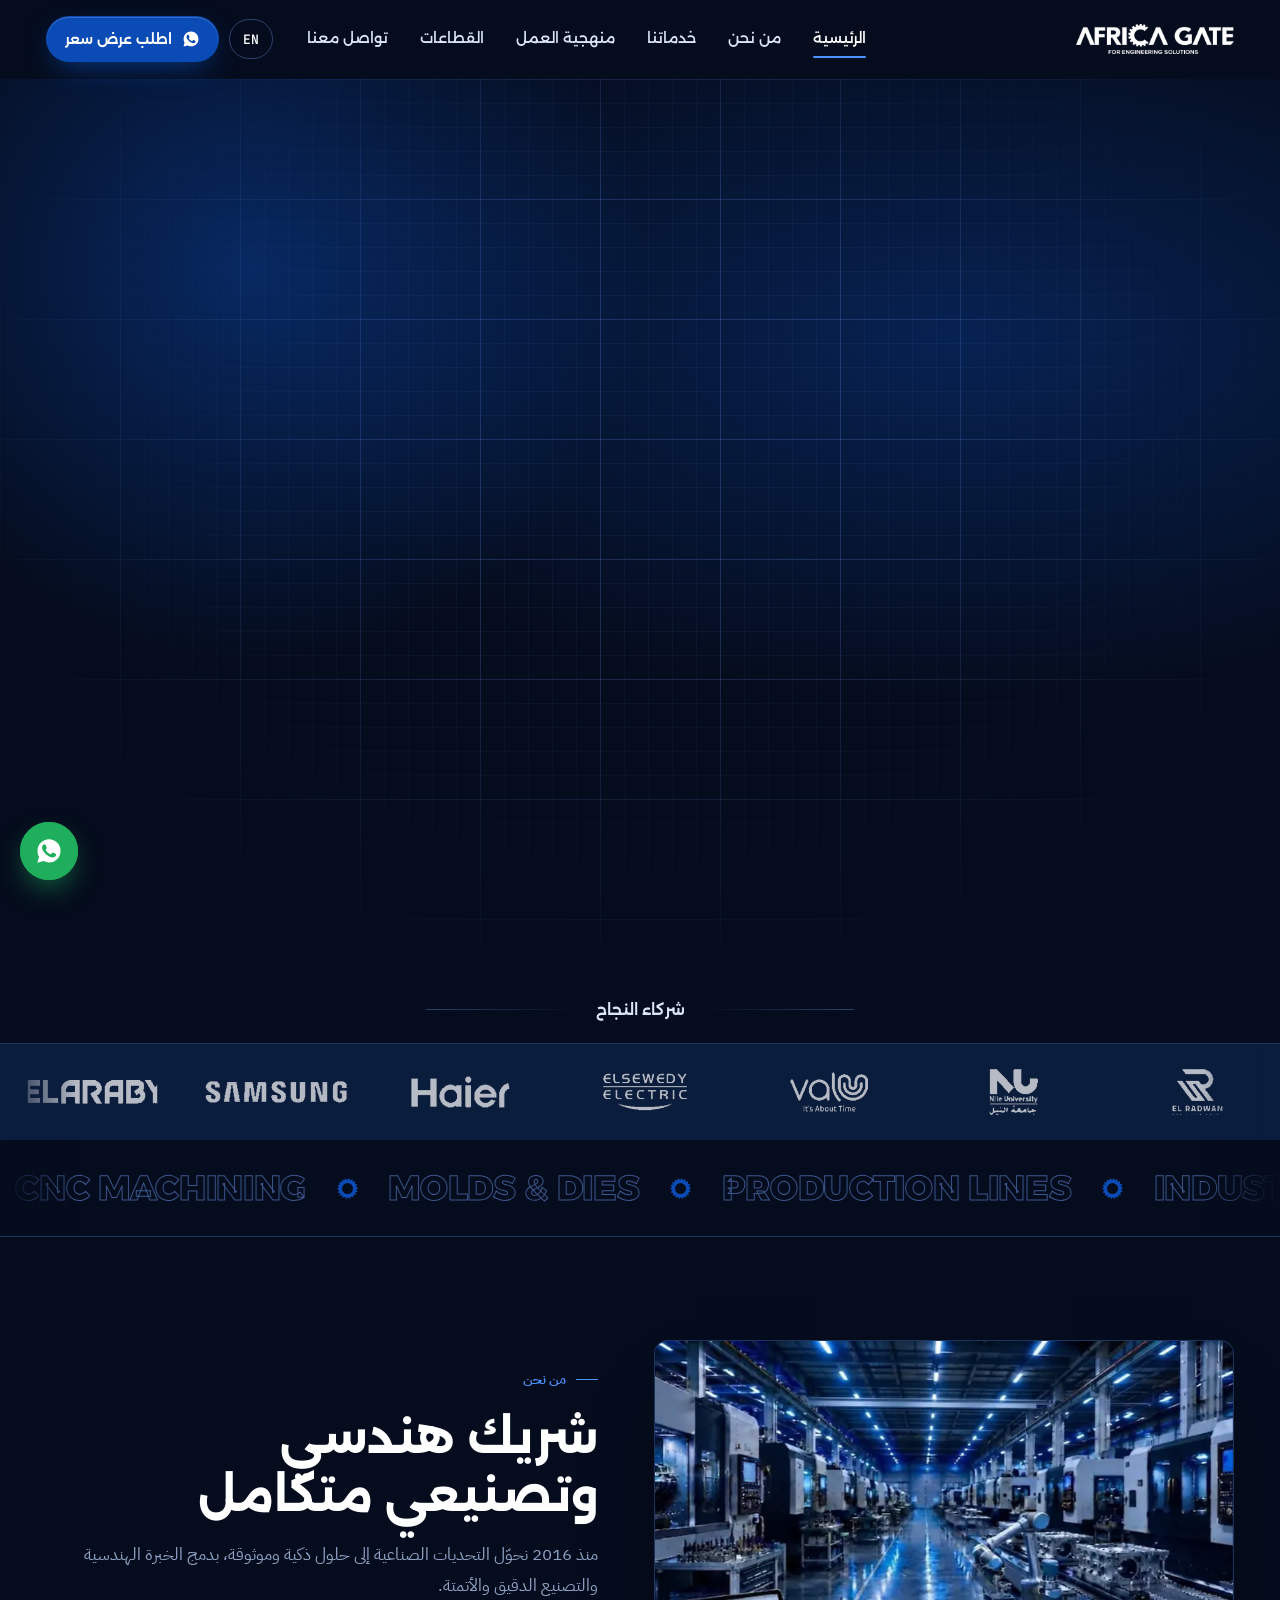
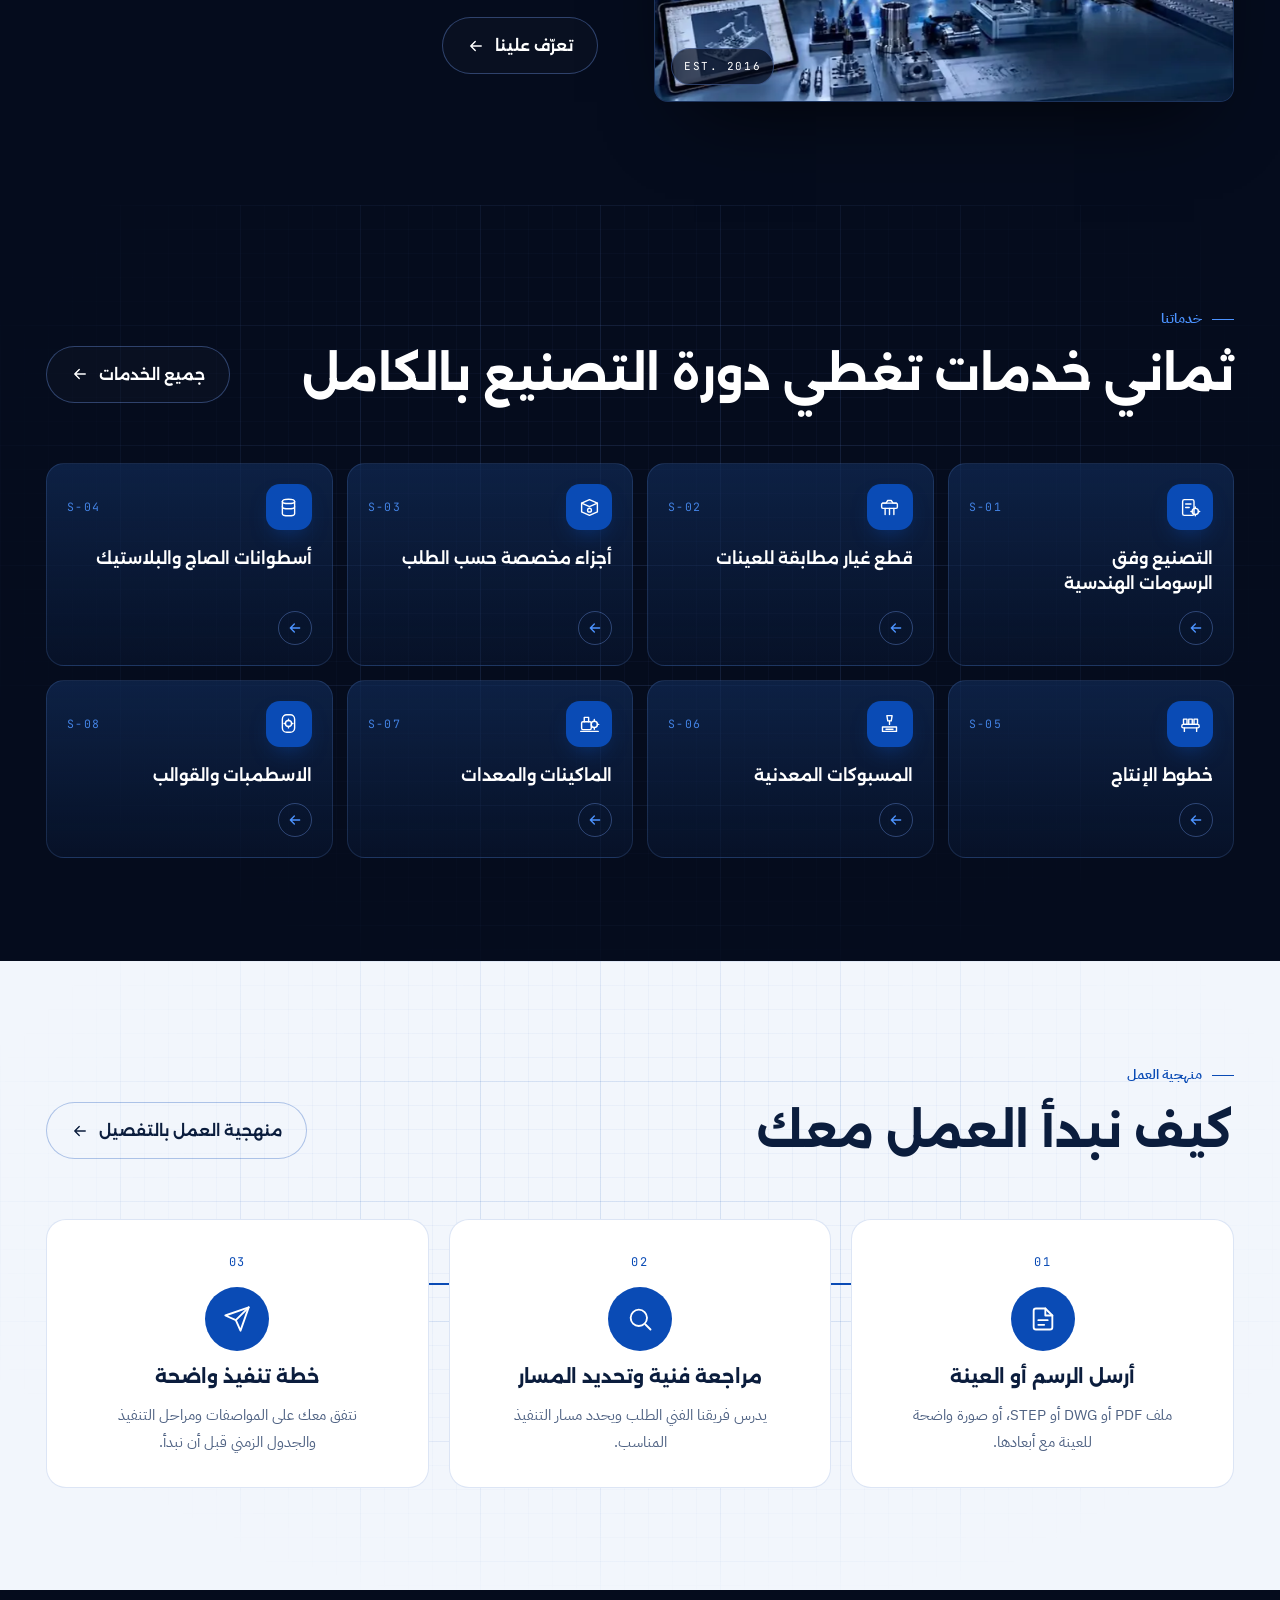
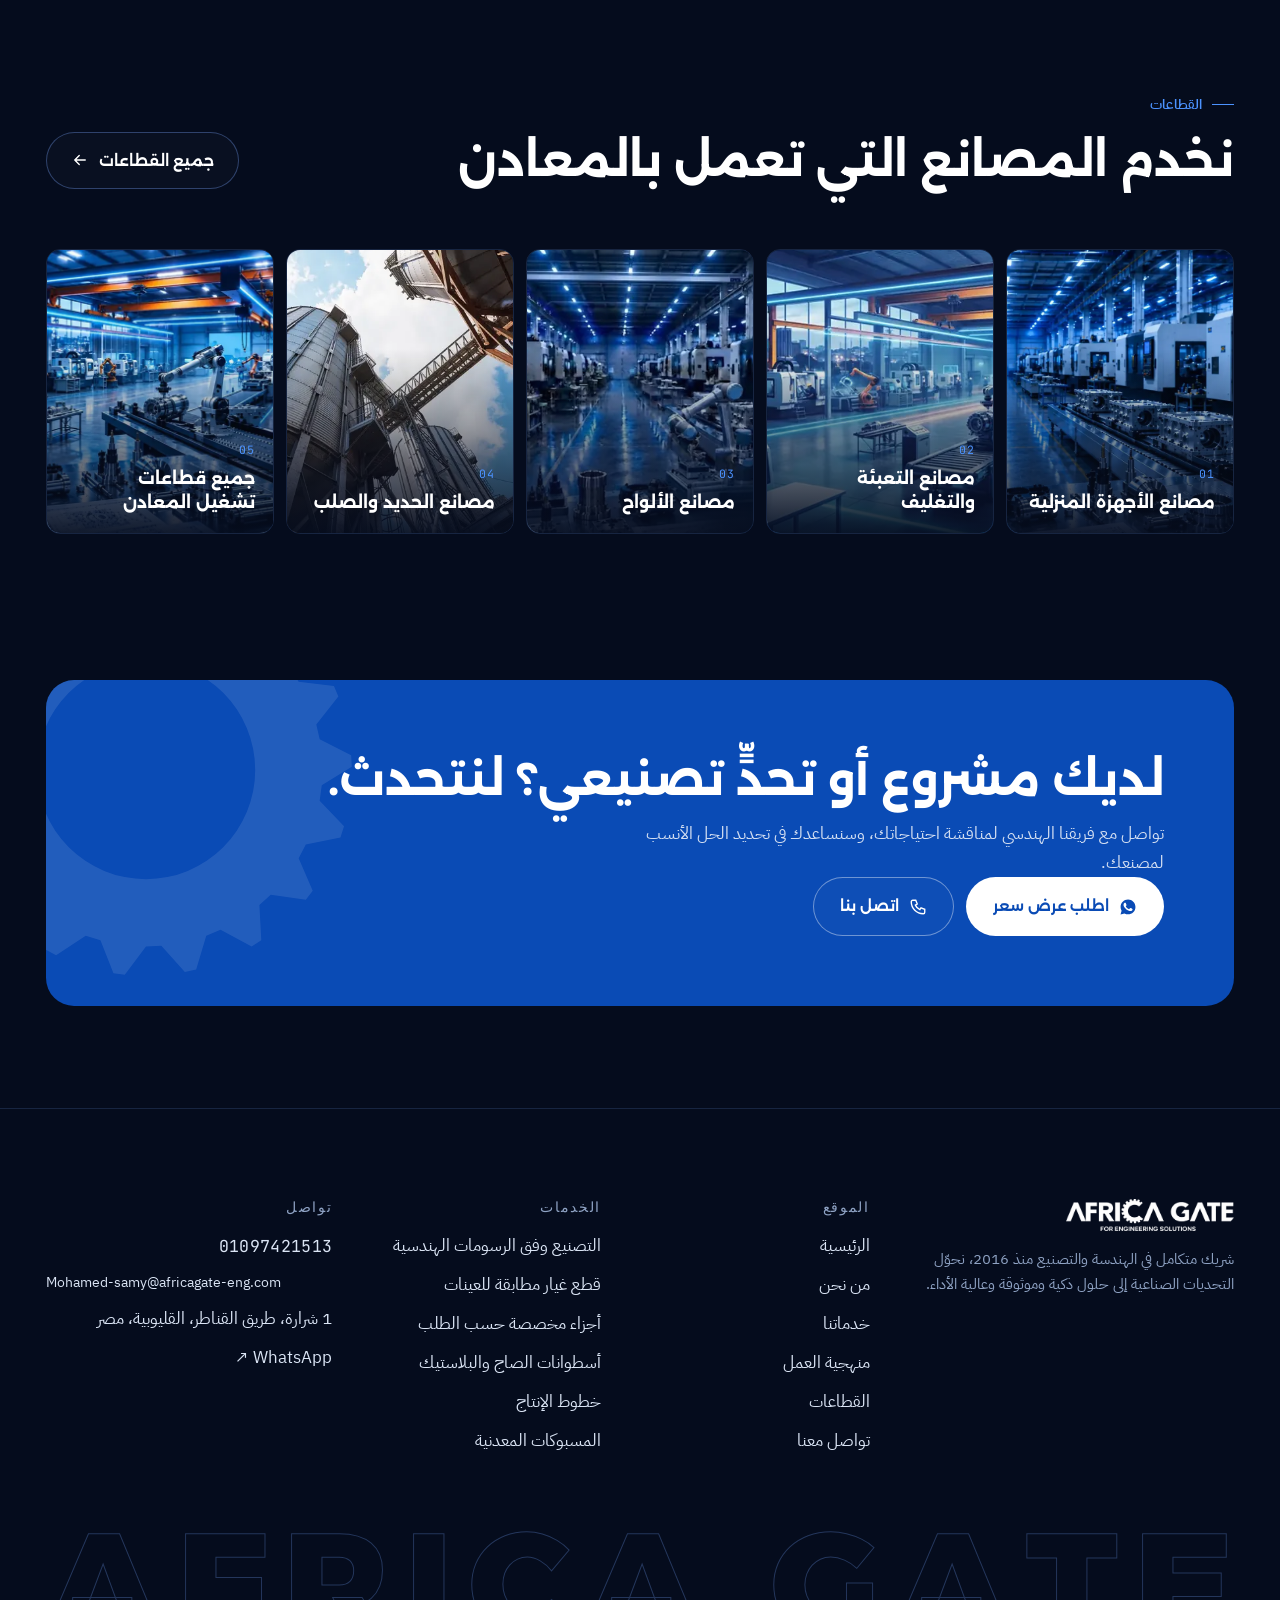
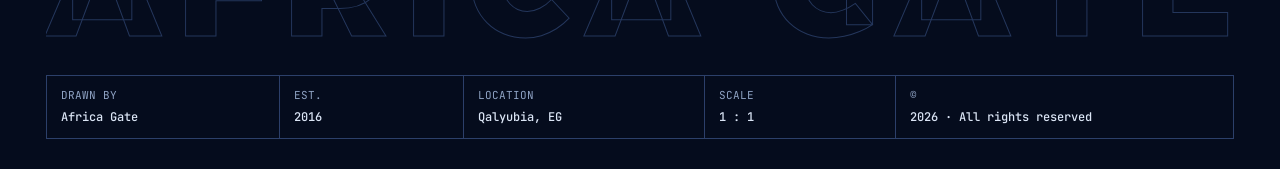
<file: index.html>
<!doctype html>
<html lang="ar" dir="rtl">
<head>
<meta charset="utf-8">
<script>try{if(sessionStorage.getItem("ag-loaded"))document.documentElement.className+=" no-loader"}catch(e){}</script>
<meta name="viewport" content="width=device-width, initial-scale=1, viewport-fit=cover">
<title data-en="Africa Gate | Integrated Engineering &amp; Manufacturing">بوابة أفريقيا | حلول متكاملة للهندسة والتصنيع</title>
<meta name="claude:viewport-fit-sides" content="cover">
<meta name="description" content="Africa Gate for Engineering Solutions: CNC manufacturing, molds and dies, spare parts, machinery and turnkey production lines in Egypt.">
<meta property="og:title" content="Africa Gate | Integrated Engineering &amp; Manufacturing"><meta property="og:description" content="Africa Gate for Engineering Solutions: CNC manufacturing, molds and dies, spare parts, machinery and turnkey production lines in Egypt."><meta property="og:image" content="assets/img/smart-factory.webp">
<meta name="theme-color" content="#050c1d">
<link rel="icon" href="assets/img/favicon.png">
<link rel="preconnect" href="https://fonts.googleapis.com"><link rel="preconnect" href="https://fonts.gstatic.com" crossorigin><link rel="stylesheet" href="https://fonts.googleapis.com/css2?family=Alexandria:wght@500;600;700;800&family=IBM+Plex+Sans+Arabic:wght@400;500;600&family=IBM+Plex+Sans:wght@400;500;600&family=JetBrains+Mono:wght@400;500;600&display=swap">
<link rel="stylesheet" href="assets/css/main.css?v=1e154d80">
</head>
<body>
<a class="skip" href="#main" data-en="Skip to content">تخطَّ إلى المحتوى</a>
<div class="loader" aria-hidden="true"><div class="loader-inner"><svg class="gear-spin" viewBox="0 0 200 200" aria-hidden="true" ><path fill="currentColor" fill-rule="evenodd" d="M100.0,16.0 L110.1,2.5 L115.5,3.2 L121.7,18.9 L128.7,21.1 L142.8,11.8 L147.7,14.4 L148.2,31.2 L154.0,35.7 L170.4,31.8 L174.1,35.8 L168.8,51.8 L172.7,58.0 L189.5,60.0 L191.6,65.0 L181.1,78.3 L182.7,85.4 L197.7,93.0 L198.0,98.5 L183.7,107.3 L182.7,114.6 L194.3,126.8 L192.6,132.1 L176.1,135.5 L172.7,142.0 L179.4,157.5 L176.1,161.8 L159.4,159.4 L154.0,164.3 L154.9,181.1 L150.3,184.1 L135.5,176.1 L128.7,178.9 L123.9,195.0 L118.5,196.2 L107.3,183.7 L100.0,184.0 L89.9,197.5 L84.5,196.8 L78.3,181.1 L71.3,178.9 L57.2,188.2 L52.3,185.6 L51.8,168.8 L46.0,164.3 L29.6,168.2 L25.9,164.2 L31.2,148.2 L27.3,142.0 L10.5,140.0 L8.4,135.0 L18.9,121.7 L17.3,114.6 L2.3,107.0 L2.0,101.5 L16.3,92.7 L17.3,85.4 L5.7,73.2 L7.4,67.9 L23.9,64.5 L27.3,58.0 L20.6,42.5 L23.9,38.2 L40.6,40.6 L46.0,35.7 L45.1,18.9 L49.7,15.9 L64.5,23.9 L71.3,21.1 L76.1,5.0 L81.5,3.8 L92.7,16.3Z M152,100 A52,52 0 1,0 48,100 A52,52 0 1,0 152,100Z"/></svg><img src="assets/img/logo-white.png" alt=""><div class="bar"><i></i></div></div></div>
<div class="curtain" aria-hidden="true"><svg class="" viewBox="0 0 200 200" aria-hidden="true" ><path fill="currentColor" fill-rule="evenodd" d="M100.0,16.0 L110.1,2.5 L115.5,3.2 L121.7,18.9 L128.7,21.1 L142.8,11.8 L147.7,14.4 L148.2,31.2 L154.0,35.7 L170.4,31.8 L174.1,35.8 L168.8,51.8 L172.7,58.0 L189.5,60.0 L191.6,65.0 L181.1,78.3 L182.7,85.4 L197.7,93.0 L198.0,98.5 L183.7,107.3 L182.7,114.6 L194.3,126.8 L192.6,132.1 L176.1,135.5 L172.7,142.0 L179.4,157.5 L176.1,161.8 L159.4,159.4 L154.0,164.3 L154.9,181.1 L150.3,184.1 L135.5,176.1 L128.7,178.9 L123.9,195.0 L118.5,196.2 L107.3,183.7 L100.0,184.0 L89.9,197.5 L84.5,196.8 L78.3,181.1 L71.3,178.9 L57.2,188.2 L52.3,185.6 L51.8,168.8 L46.0,164.3 L29.6,168.2 L25.9,164.2 L31.2,148.2 L27.3,142.0 L10.5,140.0 L8.4,135.0 L18.9,121.7 L17.3,114.6 L2.3,107.0 L2.0,101.5 L16.3,92.7 L17.3,85.4 L5.7,73.2 L7.4,67.9 L23.9,64.5 L27.3,58.0 L20.6,42.5 L23.9,38.2 L40.6,40.6 L46.0,35.7 L45.1,18.9 L49.7,15.9 L64.5,23.9 L71.3,21.1 L76.1,5.0 L81.5,3.8 L92.7,16.3Z M152,100 A52,52 0 1,0 48,100 A52,52 0 1,0 152,100Z"/></svg></div>
<div class="sprog" aria-hidden="true"><i></i></div>
<header class="nav"><div class="wrap nav-in">
<a class="logo" href="index.html" aria-label="Africa Gate"><img src="assets/img/logo-white.png" alt="Africa Gate for Engineering Solutions" width="158" height="30"></a>
<nav class="nav-links" aria-label="Main"><a href="index.html" data-en="Home">الرئيسية</a><a href="about.html" data-en="About">من نحن</a><a href="services.html" data-en="Services">خدماتنا</a><a href="process.html" data-en="How we work">منهجية العمل</a><a href="industries.html" data-en="Industries">القطاعات</a><a href="contact.html" data-en="Contact">تواصل معنا</a></nav>
<div class="nav-actions"><button class="lang" type="button">EN</button>
<a class="btn btn-primary nav-cta q-wa" href="https://wa.me/201097421513?text=%D8%A7%D9%84%D8%B3%D9%84%D8%A7%D9%85%20%D8%B9%D9%84%D9%8A%D9%83%D9%85%D8%8C%20%D8%A3%D8%B1%D8%BA%D8%A8%20%D9%81%D9%8A%20%D8%A7%D9%84%D8%A7%D8%B3%D8%AA%D9%81%D8%B3%D8%A7%D8%B1%20%D8%B9%D9%86%20%D8%A7%D9%84%D8%A3%D8%B3%D8%B9%D8%A7%D8%B1." data-wa-ar="https://wa.me/201097421513?text=%D8%A7%D9%84%D8%B3%D9%84%D8%A7%D9%85%20%D8%B9%D9%84%D9%8A%D9%83%D9%85%D8%8C%20%D8%A3%D8%B1%D8%BA%D8%A8%20%D9%81%D9%8A%20%D8%A7%D9%84%D8%A7%D8%B3%D8%AA%D9%81%D8%B3%D8%A7%D8%B1%20%D8%B9%D9%86%20%D8%A7%D9%84%D8%A3%D8%B3%D8%B9%D8%A7%D8%B1." data-wa-en="https://wa.me/201097421513?text=Hello%2C%20I%20would%20like%20to%20ask%20about%20your%20prices." target="_blank" rel="noopener"><svg viewBox="0 0 24 24" aria-hidden="true"><path d="M12.04 2C6.58 2 2.13 6.45 2.13 11.91c0 1.75.46 3.45 1.32 4.95L2.05 22l5.25-1.38a9.9 9.9 0 0 0 4.74 1.21c5.46 0 9.91-4.45 9.91-9.91C21.95 6.45 17.5 2 12.04 2zm5.8 14.03c-.25.69-1.44 1.32-2 1.4-.51.08-1.15.11-1.86-.12-.43-.14-.98-.32-1.68-.62-2.96-1.28-4.89-4.26-5.04-4.46-.15-.2-1.2-1.6-1.2-3.05s.76-2.16 1.03-2.46c.27-.3.59-.37.79-.37h.57c.18 0 .43-.07.67.51.25.59.84 2.04.91 2.19.07.15.12.32.02.52-.1.2-.15.32-.3.49-.15.17-.31.39-.45.52-.15.15-.3.31-.13.61.17.3.77 1.27 1.65 2.05 1.13 1.01 2.09 1.32 2.39 1.47.3.15.47.12.64-.07.17-.2.74-.86.94-1.16.2-.3.39-.25.66-.15.27.1 1.72.81 2.02.96.3.15.49.22.57.34.07.12.07.71-.18 1.4z"/></svg><span data-en="Request a quote">اطلب عرض سعر</span></a>
<button class="burger" type="button" aria-label="Menu" aria-expanded="false"><span></span><span></span><span></span></button></div>
</div></header>
<main id="main">

<section class="hero" data-xhair><div class="grid-bg"></div><div class="hero-glow" aria-hidden="true"></div>
<div class="wrap"><div class="hero-grid">
<div class="hero-copy">
<span class="eyebrow" data-en="Africa Gate Engineering Solutions · Since 2016">بوابة أفريقيا للحلول الهندسية · منذ 2016</span>
<h1 class="h-xl" data-split data-en="From engineering drawing to &lt;span class=&quot;accent&quot;&gt;a working production line.&lt;/span&gt;">من الرسم الهندسي إلى <span class="accent">خط إنتاج يعمل.</span></h1>
<p class="lead" data-en="We design and manufacture precision spare parts, molds and dies, machinery and production lines, and integrate them with intelligent automation, from a single part to a complete manufacturing system.">نصمّم ونصنّع قطع الغيار الدقيقة والاسطمبات والماكينات وخطوط الإنتاج، ونربطها بالأتمتة الذكية، من قطعة واحدة حتى منظومة تصنيع متكاملة.</p>
<div class="btn-row hero-btns"><a class="btn btn-primary q-wa" href="https://wa.me/201097421513?text=%D8%A7%D9%84%D8%B3%D9%84%D8%A7%D9%85%20%D8%B9%D9%84%D9%8A%D9%83%D9%85%D8%8C%20%D8%A3%D8%B1%D8%BA%D8%A8%20%D9%81%D9%8A%20%D8%A7%D9%84%D8%A7%D8%B3%D8%AA%D9%81%D8%B3%D8%A7%D8%B1%20%D8%B9%D9%86%20%D8%A7%D9%84%D8%A3%D8%B3%D8%B9%D8%A7%D8%B1." data-wa-ar="https://wa.me/201097421513?text=%D8%A7%D9%84%D8%B3%D9%84%D8%A7%D9%85%20%D8%B9%D9%84%D9%8A%D9%83%D9%85%D8%8C%20%D8%A3%D8%B1%D8%BA%D8%A8%20%D9%81%D9%8A%20%D8%A7%D9%84%D8%A7%D8%B3%D8%AA%D9%81%D8%B3%D8%A7%D8%B1%20%D8%B9%D9%86%20%D8%A7%D9%84%D8%A3%D8%B3%D8%B9%D8%A7%D8%B1." data-wa-en="https://wa.me/201097421513?text=Hello%2C%20I%20would%20like%20to%20ask%20about%20your%20prices." target="_blank" rel="noopener"><svg viewBox="0 0 24 24" aria-hidden="true"><path d="M12.04 2C6.58 2 2.13 6.45 2.13 11.91c0 1.75.46 3.45 1.32 4.95L2.05 22l5.25-1.38a9.9 9.9 0 0 0 4.74 1.21c5.46 0 9.91-4.45 9.91-9.91C21.95 6.45 17.5 2 12.04 2zm5.8 14.03c-.25.69-1.44 1.32-2 1.4-.51.08-1.15.11-1.86-.12-.43-.14-.98-.32-1.68-.62-2.96-1.28-4.89-4.26-5.04-4.46-.15-.2-1.2-1.6-1.2-3.05s.76-2.16 1.03-2.46c.27-.3.59-.37.79-.37h.57c.18 0 .43-.07.67.51.25.59.84 2.04.91 2.19.07.15.12.32.02.52-.1.2-.15.32-.3.49-.15.17-.31.39-.45.52-.15.15-.3.31-.13.61.17.3.77 1.27 1.65 2.05 1.13 1.01 2.09 1.32 2.39 1.47.3.15.47.12.64-.07.17-.2.74-.86.94-1.16.2-.3.39-.25.66-.15.27.1 1.72.81 2.02.96.3.15.49.22.57.34.07.12.07.71-.18 1.4z"/></svg><span data-en="Request a quote">اطلب عرض سعر</span></a><a class="btn btn-ghost" href="services.html"><span data-en="Explore our services">استكشف خدماتنا</span></a></div>
</div>
<div class="hero-visual" aria-hidden="true">
<svg class="blueprint" viewBox="0 0 600 600" fill="none"><circle cx="300" cy="300" r="290" class="bp"/><circle cx="300" cy="300" r="230" class="bp dash"/><circle cx="300" cy="300" r="150" class="bp"/><path class="bp" d="M300 0V600M0 300H600"/><path class="bp" d="M90 90L510 510M510 90L90 510" opacity=".4"/><path class="bp acc" d="M300 10A290 290 0 0 1 590 300"/></svg>
<div class="dim"><span>Ø 600.00</span></div>
<div class="gear-wrap"><svg class="gear-big" viewBox="0 0 200 200" aria-hidden="true" ><path fill="currentColor" fill-rule="evenodd" d="M100.0,16.0 L110.1,2.5 L115.5,3.2 L121.7,18.9 L128.7,21.1 L142.8,11.8 L147.7,14.4 L148.2,31.2 L154.0,35.7 L170.4,31.8 L174.1,35.8 L168.8,51.8 L172.7,58.0 L189.5,60.0 L191.6,65.0 L181.1,78.3 L182.7,85.4 L197.7,93.0 L198.0,98.5 L183.7,107.3 L182.7,114.6 L194.3,126.8 L192.6,132.1 L176.1,135.5 L172.7,142.0 L179.4,157.5 L176.1,161.8 L159.4,159.4 L154.0,164.3 L154.9,181.1 L150.3,184.1 L135.5,176.1 L128.7,178.9 L123.9,195.0 L118.5,196.2 L107.3,183.7 L100.0,184.0 L89.9,197.5 L84.5,196.8 L78.3,181.1 L71.3,178.9 L57.2,188.2 L52.3,185.6 L51.8,168.8 L46.0,164.3 L29.6,168.2 L25.9,164.2 L31.2,148.2 L27.3,142.0 L10.5,140.0 L8.4,135.0 L18.9,121.7 L17.3,114.6 L2.3,107.0 L2.0,101.5 L16.3,92.7 L17.3,85.4 L5.7,73.2 L7.4,67.9 L23.9,64.5 L27.3,58.0 L20.6,42.5 L23.9,38.2 L40.6,40.6 L46.0,35.7 L45.1,18.9 L49.7,15.9 L64.5,23.9 L71.3,21.1 L76.1,5.0 L81.5,3.8 L92.7,16.3Z M152,100 A52,52 0 1,0 48,100 A52,52 0 1,0 152,100Z"/></svg></div>
<svg class="gear-sm" viewBox="0 0 200 200" aria-hidden="true" ><path fill="currentColor" fill-rule="evenodd" d="M100.0,16.0 L110.1,2.5 L115.5,3.2 L121.7,18.9 L128.7,21.1 L142.8,11.8 L147.7,14.4 L148.2,31.2 L154.0,35.7 L170.4,31.8 L174.1,35.8 L168.8,51.8 L172.7,58.0 L189.5,60.0 L191.6,65.0 L181.1,78.3 L182.7,85.4 L197.7,93.0 L198.0,98.5 L183.7,107.3 L182.7,114.6 L194.3,126.8 L192.6,132.1 L176.1,135.5 L172.7,142.0 L179.4,157.5 L176.1,161.8 L159.4,159.4 L154.0,164.3 L154.9,181.1 L150.3,184.1 L135.5,176.1 L128.7,178.9 L123.9,195.0 L118.5,196.2 L107.3,183.7 L100.0,184.0 L89.9,197.5 L84.5,196.8 L78.3,181.1 L71.3,178.9 L57.2,188.2 L52.3,185.6 L51.8,168.8 L46.0,164.3 L29.6,168.2 L25.9,164.2 L31.2,148.2 L27.3,142.0 L10.5,140.0 L8.4,135.0 L18.9,121.7 L17.3,114.6 L2.3,107.0 L2.0,101.5 L16.3,92.7 L17.3,85.4 L5.7,73.2 L7.4,67.9 L23.9,64.5 L27.3,58.0 L20.6,42.5 L23.9,38.2 L40.6,40.6 L46.0,35.7 L45.1,18.9 L49.7,15.9 L64.5,23.9 L71.3,21.1 L76.1,5.0 L81.5,3.8 L92.7,16.3Z M152,100 A52,52 0 1,0 48,100 A52,52 0 1,0 152,100Z"/></svg>
<span class="robot-shadow"></span><img class="robot" src="assets/img/robot-arm.webp" alt="" width="1100" height="1035" fetchpriority="high">
<div class="callout">QC · PASS</div>
<div class="readout" data-readout><div class="st"><i></i>SPINDLE · RUNNING</div>
<div><b>X</b><span data-x>214.000</span></div><div><b>Y</b><span data-y>088.000</span></div><div><b>Z</b><span data-z>-12.400</span></div><div><b>F</b><span data-f>1200</span> mm/min</div></div>
</div>
</div>
<div class="hero-stats"><div><span class="num" data-count="2016">2016</span><span class="lbl" data-en="Founded">عام التأسيس</span></div><div><span class="num" data-count="8">8</span><span class="lbl" data-en="Manufacturing services">خدمات تصنيع</span></div><div><span class="num" data-count="3">3</span><span class="lbl" data-en="Execution tracks">مسارات تنفيذ</span></div><div><span class="num" data-count="5">5</span><span class="lbl" data-en="Industrial sectors">قطاعات صناعية</span></div></div>
</div>
<a class="scroll-cue" href="#services" aria-label="Scroll"><span></span></a>
</section>
<div class="mq-head"><span class="mq-title" data-en="Trusted by">شركاء النجاح</span></div>
<section class="mq-sec" aria-label="Partners">
<div class="mq-row mq-logos"><div class="marquee" data-mq="1"><div class="marquee-track"><img src="assets/img/partners/elaraby.png" alt="elaraby" width="300" height="100" decoding="async"><img src="assets/img/partners/samsung.png" alt="samsung" width="300" height="100" decoding="async"><img src="assets/img/partners/haier.png" alt="haier" width="300" height="100" decoding="async"><img src="assets/img/partners/elsewedy.png" alt="elsewedy" width="300" height="100" decoding="async"><img src="assets/img/partners/valu.png" alt="valu" width="300" height="100" decoding="async"><img src="assets/img/partners/nile.png" alt="nile" width="300" height="100" decoding="async"><img src="assets/img/partners/elradwan.png" alt="elradwan" width="300" height="100" decoding="async"><img src="assets/img/partners/euro.png" alt="euro" width="300" height="100" decoding="async"><img src="assets/img/partners/elaraby.png" alt="elaraby" width="300" height="100" decoding="async"><img src="assets/img/partners/samsung.png" alt="samsung" width="300" height="100" decoding="async"><img src="assets/img/partners/haier.png" alt="haier" width="300" height="100" decoding="async"><img src="assets/img/partners/elsewedy.png" alt="elsewedy" width="300" height="100" decoding="async"><img src="assets/img/partners/valu.png" alt="valu" width="300" height="100" decoding="async"><img src="assets/img/partners/nile.png" alt="nile" width="300" height="100" decoding="async"><img src="assets/img/partners/elradwan.png" alt="elradwan" width="300" height="100" decoding="async"><img src="assets/img/partners/euro.png" alt="euro" width="300" height="100" decoding="async"></div></div></div>
<div class="mq-row kinetic" data-mq="-1" aria-hidden="true"><div class="marquee-track"><span>CNC MACHINING</span><i><svg class="" viewBox="0 0 200 200" aria-hidden="true" ><path fill="currentColor" fill-rule="evenodd" d="M100.0,16.0 L110.1,2.5 L115.5,3.2 L121.7,18.9 L128.7,21.1 L142.8,11.8 L147.7,14.4 L148.2,31.2 L154.0,35.7 L170.4,31.8 L174.1,35.8 L168.8,51.8 L172.7,58.0 L189.5,60.0 L191.6,65.0 L181.1,78.3 L182.7,85.4 L197.7,93.0 L198.0,98.5 L183.7,107.3 L182.7,114.6 L194.3,126.8 L192.6,132.1 L176.1,135.5 L172.7,142.0 L179.4,157.5 L176.1,161.8 L159.4,159.4 L154.0,164.3 L154.9,181.1 L150.3,184.1 L135.5,176.1 L128.7,178.9 L123.9,195.0 L118.5,196.2 L107.3,183.7 L100.0,184.0 L89.9,197.5 L84.5,196.8 L78.3,181.1 L71.3,178.9 L57.2,188.2 L52.3,185.6 L51.8,168.8 L46.0,164.3 L29.6,168.2 L25.9,164.2 L31.2,148.2 L27.3,142.0 L10.5,140.0 L8.4,135.0 L18.9,121.7 L17.3,114.6 L2.3,107.0 L2.0,101.5 L16.3,92.7 L17.3,85.4 L5.7,73.2 L7.4,67.9 L23.9,64.5 L27.3,58.0 L20.6,42.5 L23.9,38.2 L40.6,40.6 L46.0,35.7 L45.1,18.9 L49.7,15.9 L64.5,23.9 L71.3,21.1 L76.1,5.0 L81.5,3.8 L92.7,16.3Z M152,100 A52,52 0 1,0 48,100 A52,52 0 1,0 152,100Z"/></svg></i><span>MOLDS &amp; DIES</span><i><svg class="" viewBox="0 0 200 200" aria-hidden="true" ><path fill="currentColor" fill-rule="evenodd" d="M100.0,16.0 L110.1,2.5 L115.5,3.2 L121.7,18.9 L128.7,21.1 L142.8,11.8 L147.7,14.4 L148.2,31.2 L154.0,35.7 L170.4,31.8 L174.1,35.8 L168.8,51.8 L172.7,58.0 L189.5,60.0 L191.6,65.0 L181.1,78.3 L182.7,85.4 L197.7,93.0 L198.0,98.5 L183.7,107.3 L182.7,114.6 L194.3,126.8 L192.6,132.1 L176.1,135.5 L172.7,142.0 L179.4,157.5 L176.1,161.8 L159.4,159.4 L154.0,164.3 L154.9,181.1 L150.3,184.1 L135.5,176.1 L128.7,178.9 L123.9,195.0 L118.5,196.2 L107.3,183.7 L100.0,184.0 L89.9,197.5 L84.5,196.8 L78.3,181.1 L71.3,178.9 L57.2,188.2 L52.3,185.6 L51.8,168.8 L46.0,164.3 L29.6,168.2 L25.9,164.2 L31.2,148.2 L27.3,142.0 L10.5,140.0 L8.4,135.0 L18.9,121.7 L17.3,114.6 L2.3,107.0 L2.0,101.5 L16.3,92.7 L17.3,85.4 L5.7,73.2 L7.4,67.9 L23.9,64.5 L27.3,58.0 L20.6,42.5 L23.9,38.2 L40.6,40.6 L46.0,35.7 L45.1,18.9 L49.7,15.9 L64.5,23.9 L71.3,21.1 L76.1,5.0 L81.5,3.8 L92.7,16.3Z M152,100 A52,52 0 1,0 48,100 A52,52 0 1,0 152,100Z"/></svg></i><span>PRODUCTION LINES</span><i><svg class="" viewBox="0 0 200 200" aria-hidden="true" ><path fill="currentColor" fill-rule="evenodd" d="M100.0,16.0 L110.1,2.5 L115.5,3.2 L121.7,18.9 L128.7,21.1 L142.8,11.8 L147.7,14.4 L148.2,31.2 L154.0,35.7 L170.4,31.8 L174.1,35.8 L168.8,51.8 L172.7,58.0 L189.5,60.0 L191.6,65.0 L181.1,78.3 L182.7,85.4 L197.7,93.0 L198.0,98.5 L183.7,107.3 L182.7,114.6 L194.3,126.8 L192.6,132.1 L176.1,135.5 L172.7,142.0 L179.4,157.5 L176.1,161.8 L159.4,159.4 L154.0,164.3 L154.9,181.1 L150.3,184.1 L135.5,176.1 L128.7,178.9 L123.9,195.0 L118.5,196.2 L107.3,183.7 L100.0,184.0 L89.9,197.5 L84.5,196.8 L78.3,181.1 L71.3,178.9 L57.2,188.2 L52.3,185.6 L51.8,168.8 L46.0,164.3 L29.6,168.2 L25.9,164.2 L31.2,148.2 L27.3,142.0 L10.5,140.0 L8.4,135.0 L18.9,121.7 L17.3,114.6 L2.3,107.0 L2.0,101.5 L16.3,92.7 L17.3,85.4 L5.7,73.2 L7.4,67.9 L23.9,64.5 L27.3,58.0 L20.6,42.5 L23.9,38.2 L40.6,40.6 L46.0,35.7 L45.1,18.9 L49.7,15.9 L64.5,23.9 L71.3,21.1 L76.1,5.0 L81.5,3.8 L92.7,16.3Z M152,100 A52,52 0 1,0 48,100 A52,52 0 1,0 152,100Z"/></svg></i><span>INDUSTRIAL AUTOMATION</span><i><svg class="" viewBox="0 0 200 200" aria-hidden="true" ><path fill="currentColor" fill-rule="evenodd" d="M100.0,16.0 L110.1,2.5 L115.5,3.2 L121.7,18.9 L128.7,21.1 L142.8,11.8 L147.7,14.4 L148.2,31.2 L154.0,35.7 L170.4,31.8 L174.1,35.8 L168.8,51.8 L172.7,58.0 L189.5,60.0 L191.6,65.0 L181.1,78.3 L182.7,85.4 L197.7,93.0 L198.0,98.5 L183.7,107.3 L182.7,114.6 L194.3,126.8 L192.6,132.1 L176.1,135.5 L172.7,142.0 L179.4,157.5 L176.1,161.8 L159.4,159.4 L154.0,164.3 L154.9,181.1 L150.3,184.1 L135.5,176.1 L128.7,178.9 L123.9,195.0 L118.5,196.2 L107.3,183.7 L100.0,184.0 L89.9,197.5 L84.5,196.8 L78.3,181.1 L71.3,178.9 L57.2,188.2 L52.3,185.6 L51.8,168.8 L46.0,164.3 L29.6,168.2 L25.9,164.2 L31.2,148.2 L27.3,142.0 L10.5,140.0 L8.4,135.0 L18.9,121.7 L17.3,114.6 L2.3,107.0 L2.0,101.5 L16.3,92.7 L17.3,85.4 L5.7,73.2 L7.4,67.9 L23.9,64.5 L27.3,58.0 L20.6,42.5 L23.9,38.2 L40.6,40.6 L46.0,35.7 L45.1,18.9 L49.7,15.9 L64.5,23.9 L71.3,21.1 L76.1,5.0 L81.5,3.8 L92.7,16.3Z M152,100 A52,52 0 1,0 48,100 A52,52 0 1,0 152,100Z"/></svg></i><span>METAL CASTINGS</span><i><svg class="" viewBox="0 0 200 200" aria-hidden="true" ><path fill="currentColor" fill-rule="evenodd" d="M100.0,16.0 L110.1,2.5 L115.5,3.2 L121.7,18.9 L128.7,21.1 L142.8,11.8 L147.7,14.4 L148.2,31.2 L154.0,35.7 L170.4,31.8 L174.1,35.8 L168.8,51.8 L172.7,58.0 L189.5,60.0 L191.6,65.0 L181.1,78.3 L182.7,85.4 L197.7,93.0 L198.0,98.5 L183.7,107.3 L182.7,114.6 L194.3,126.8 L192.6,132.1 L176.1,135.5 L172.7,142.0 L179.4,157.5 L176.1,161.8 L159.4,159.4 L154.0,164.3 L154.9,181.1 L150.3,184.1 L135.5,176.1 L128.7,178.9 L123.9,195.0 L118.5,196.2 L107.3,183.7 L100.0,184.0 L89.9,197.5 L84.5,196.8 L78.3,181.1 L71.3,178.9 L57.2,188.2 L52.3,185.6 L51.8,168.8 L46.0,164.3 L29.6,168.2 L25.9,164.2 L31.2,148.2 L27.3,142.0 L10.5,140.0 L8.4,135.0 L18.9,121.7 L17.3,114.6 L2.3,107.0 L2.0,101.5 L16.3,92.7 L17.3,85.4 L5.7,73.2 L7.4,67.9 L23.9,64.5 L27.3,58.0 L20.6,42.5 L23.9,38.2 L40.6,40.6 L46.0,35.7 L45.1,18.9 L49.7,15.9 L64.5,23.9 L71.3,21.1 L76.1,5.0 L81.5,3.8 L92.7,16.3Z M152,100 A52,52 0 1,0 48,100 A52,52 0 1,0 152,100Z"/></svg></i><span>SPARE PARTS</span><i><svg class="" viewBox="0 0 200 200" aria-hidden="true" ><path fill="currentColor" fill-rule="evenodd" d="M100.0,16.0 L110.1,2.5 L115.5,3.2 L121.7,18.9 L128.7,21.1 L142.8,11.8 L147.7,14.4 L148.2,31.2 L154.0,35.7 L170.4,31.8 L174.1,35.8 L168.8,51.8 L172.7,58.0 L189.5,60.0 L191.6,65.0 L181.1,78.3 L182.7,85.4 L197.7,93.0 L198.0,98.5 L183.7,107.3 L182.7,114.6 L194.3,126.8 L192.6,132.1 L176.1,135.5 L172.7,142.0 L179.4,157.5 L176.1,161.8 L159.4,159.4 L154.0,164.3 L154.9,181.1 L150.3,184.1 L135.5,176.1 L128.7,178.9 L123.9,195.0 L118.5,196.2 L107.3,183.7 L100.0,184.0 L89.9,197.5 L84.5,196.8 L78.3,181.1 L71.3,178.9 L57.2,188.2 L52.3,185.6 L51.8,168.8 L46.0,164.3 L29.6,168.2 L25.9,164.2 L31.2,148.2 L27.3,142.0 L10.5,140.0 L8.4,135.0 L18.9,121.7 L17.3,114.6 L2.3,107.0 L2.0,101.5 L16.3,92.7 L17.3,85.4 L5.7,73.2 L7.4,67.9 L23.9,64.5 L27.3,58.0 L20.6,42.5 L23.9,38.2 L40.6,40.6 L46.0,35.7 L45.1,18.9 L49.7,15.9 L64.5,23.9 L71.3,21.1 L76.1,5.0 L81.5,3.8 L92.7,16.3Z M152,100 A52,52 0 1,0 48,100 A52,52 0 1,0 152,100Z"/></svg></i><span>MACHINERY</span><i><svg class="" viewBox="0 0 200 200" aria-hidden="true" ><path fill="currentColor" fill-rule="evenodd" d="M100.0,16.0 L110.1,2.5 L115.5,3.2 L121.7,18.9 L128.7,21.1 L142.8,11.8 L147.7,14.4 L148.2,31.2 L154.0,35.7 L170.4,31.8 L174.1,35.8 L168.8,51.8 L172.7,58.0 L189.5,60.0 L191.6,65.0 L181.1,78.3 L182.7,85.4 L197.7,93.0 L198.0,98.5 L183.7,107.3 L182.7,114.6 L194.3,126.8 L192.6,132.1 L176.1,135.5 L172.7,142.0 L179.4,157.5 L176.1,161.8 L159.4,159.4 L154.0,164.3 L154.9,181.1 L150.3,184.1 L135.5,176.1 L128.7,178.9 L123.9,195.0 L118.5,196.2 L107.3,183.7 L100.0,184.0 L89.9,197.5 L84.5,196.8 L78.3,181.1 L71.3,178.9 L57.2,188.2 L52.3,185.6 L51.8,168.8 L46.0,164.3 L29.6,168.2 L25.9,164.2 L31.2,148.2 L27.3,142.0 L10.5,140.0 L8.4,135.0 L18.9,121.7 L17.3,114.6 L2.3,107.0 L2.0,101.5 L16.3,92.7 L17.3,85.4 L5.7,73.2 L7.4,67.9 L23.9,64.5 L27.3,58.0 L20.6,42.5 L23.9,38.2 L40.6,40.6 L46.0,35.7 L45.1,18.9 L49.7,15.9 L64.5,23.9 L71.3,21.1 L76.1,5.0 L81.5,3.8 L92.7,16.3Z M152,100 A52,52 0 1,0 48,100 A52,52 0 1,0 152,100Z"/></svg></i><span>CNC MACHINING</span><i><svg class="" viewBox="0 0 200 200" aria-hidden="true" ><path fill="currentColor" fill-rule="evenodd" d="M100.0,16.0 L110.1,2.5 L115.5,3.2 L121.7,18.9 L128.7,21.1 L142.8,11.8 L147.7,14.4 L148.2,31.2 L154.0,35.7 L170.4,31.8 L174.1,35.8 L168.8,51.8 L172.7,58.0 L189.5,60.0 L191.6,65.0 L181.1,78.3 L182.7,85.4 L197.7,93.0 L198.0,98.5 L183.7,107.3 L182.7,114.6 L194.3,126.8 L192.6,132.1 L176.1,135.5 L172.7,142.0 L179.4,157.5 L176.1,161.8 L159.4,159.4 L154.0,164.3 L154.9,181.1 L150.3,184.1 L135.5,176.1 L128.7,178.9 L123.9,195.0 L118.5,196.2 L107.3,183.7 L100.0,184.0 L89.9,197.5 L84.5,196.8 L78.3,181.1 L71.3,178.9 L57.2,188.2 L52.3,185.6 L51.8,168.8 L46.0,164.3 L29.6,168.2 L25.9,164.2 L31.2,148.2 L27.3,142.0 L10.5,140.0 L8.4,135.0 L18.9,121.7 L17.3,114.6 L2.3,107.0 L2.0,101.5 L16.3,92.7 L17.3,85.4 L5.7,73.2 L7.4,67.9 L23.9,64.5 L27.3,58.0 L20.6,42.5 L23.9,38.2 L40.6,40.6 L46.0,35.7 L45.1,18.9 L49.7,15.9 L64.5,23.9 L71.3,21.1 L76.1,5.0 L81.5,3.8 L92.7,16.3Z M152,100 A52,52 0 1,0 48,100 A52,52 0 1,0 152,100Z"/></svg></i><span>MOLDS &amp; DIES</span><i><svg class="" viewBox="0 0 200 200" aria-hidden="true" ><path fill="currentColor" fill-rule="evenodd" d="M100.0,16.0 L110.1,2.5 L115.5,3.2 L121.7,18.9 L128.7,21.1 L142.8,11.8 L147.7,14.4 L148.2,31.2 L154.0,35.7 L170.4,31.8 L174.1,35.8 L168.8,51.8 L172.7,58.0 L189.5,60.0 L191.6,65.0 L181.1,78.3 L182.7,85.4 L197.7,93.0 L198.0,98.5 L183.7,107.3 L182.7,114.6 L194.3,126.8 L192.6,132.1 L176.1,135.5 L172.7,142.0 L179.4,157.5 L176.1,161.8 L159.4,159.4 L154.0,164.3 L154.9,181.1 L150.3,184.1 L135.5,176.1 L128.7,178.9 L123.9,195.0 L118.5,196.2 L107.3,183.7 L100.0,184.0 L89.9,197.5 L84.5,196.8 L78.3,181.1 L71.3,178.9 L57.2,188.2 L52.3,185.6 L51.8,168.8 L46.0,164.3 L29.6,168.2 L25.9,164.2 L31.2,148.2 L27.3,142.0 L10.5,140.0 L8.4,135.0 L18.9,121.7 L17.3,114.6 L2.3,107.0 L2.0,101.5 L16.3,92.7 L17.3,85.4 L5.7,73.2 L7.4,67.9 L23.9,64.5 L27.3,58.0 L20.6,42.5 L23.9,38.2 L40.6,40.6 L46.0,35.7 L45.1,18.9 L49.7,15.9 L64.5,23.9 L71.3,21.1 L76.1,5.0 L81.5,3.8 L92.7,16.3Z M152,100 A52,52 0 1,0 48,100 A52,52 0 1,0 152,100Z"/></svg></i><span>PRODUCTION LINES</span><i><svg class="" viewBox="0 0 200 200" aria-hidden="true" ><path fill="currentColor" fill-rule="evenodd" d="M100.0,16.0 L110.1,2.5 L115.5,3.2 L121.7,18.9 L128.7,21.1 L142.8,11.8 L147.7,14.4 L148.2,31.2 L154.0,35.7 L170.4,31.8 L174.1,35.8 L168.8,51.8 L172.7,58.0 L189.5,60.0 L191.6,65.0 L181.1,78.3 L182.7,85.4 L197.7,93.0 L198.0,98.5 L183.7,107.3 L182.7,114.6 L194.3,126.8 L192.6,132.1 L176.1,135.5 L172.7,142.0 L179.4,157.5 L176.1,161.8 L159.4,159.4 L154.0,164.3 L154.9,181.1 L150.3,184.1 L135.5,176.1 L128.7,178.9 L123.9,195.0 L118.5,196.2 L107.3,183.7 L100.0,184.0 L89.9,197.5 L84.5,196.8 L78.3,181.1 L71.3,178.9 L57.2,188.2 L52.3,185.6 L51.8,168.8 L46.0,164.3 L29.6,168.2 L25.9,164.2 L31.2,148.2 L27.3,142.0 L10.5,140.0 L8.4,135.0 L18.9,121.7 L17.3,114.6 L2.3,107.0 L2.0,101.5 L16.3,92.7 L17.3,85.4 L5.7,73.2 L7.4,67.9 L23.9,64.5 L27.3,58.0 L20.6,42.5 L23.9,38.2 L40.6,40.6 L46.0,35.7 L45.1,18.9 L49.7,15.9 L64.5,23.9 L71.3,21.1 L76.1,5.0 L81.5,3.8 L92.7,16.3Z M152,100 A52,52 0 1,0 48,100 A52,52 0 1,0 152,100Z"/></svg></i><span>INDUSTRIAL AUTOMATION</span><i><svg class="" viewBox="0 0 200 200" aria-hidden="true" ><path fill="currentColor" fill-rule="evenodd" d="M100.0,16.0 L110.1,2.5 L115.5,3.2 L121.7,18.9 L128.7,21.1 L142.8,11.8 L147.7,14.4 L148.2,31.2 L154.0,35.7 L170.4,31.8 L174.1,35.8 L168.8,51.8 L172.7,58.0 L189.5,60.0 L191.6,65.0 L181.1,78.3 L182.7,85.4 L197.7,93.0 L198.0,98.5 L183.7,107.3 L182.7,114.6 L194.3,126.8 L192.6,132.1 L176.1,135.5 L172.7,142.0 L179.4,157.5 L176.1,161.8 L159.4,159.4 L154.0,164.3 L154.9,181.1 L150.3,184.1 L135.5,176.1 L128.7,178.9 L123.9,195.0 L118.5,196.2 L107.3,183.7 L100.0,184.0 L89.9,197.5 L84.5,196.8 L78.3,181.1 L71.3,178.9 L57.2,188.2 L52.3,185.6 L51.8,168.8 L46.0,164.3 L29.6,168.2 L25.9,164.2 L31.2,148.2 L27.3,142.0 L10.5,140.0 L8.4,135.0 L18.9,121.7 L17.3,114.6 L2.3,107.0 L2.0,101.5 L16.3,92.7 L17.3,85.4 L5.7,73.2 L7.4,67.9 L23.9,64.5 L27.3,58.0 L20.6,42.5 L23.9,38.2 L40.6,40.6 L46.0,35.7 L45.1,18.9 L49.7,15.9 L64.5,23.9 L71.3,21.1 L76.1,5.0 L81.5,3.8 L92.7,16.3Z M152,100 A52,52 0 1,0 48,100 A52,52 0 1,0 152,100Z"/></svg></i><span>METAL CASTINGS</span><i><svg class="" viewBox="0 0 200 200" aria-hidden="true" ><path fill="currentColor" fill-rule="evenodd" d="M100.0,16.0 L110.1,2.5 L115.5,3.2 L121.7,18.9 L128.7,21.1 L142.8,11.8 L147.7,14.4 L148.2,31.2 L154.0,35.7 L170.4,31.8 L174.1,35.8 L168.8,51.8 L172.7,58.0 L189.5,60.0 L191.6,65.0 L181.1,78.3 L182.7,85.4 L197.7,93.0 L198.0,98.5 L183.7,107.3 L182.7,114.6 L194.3,126.8 L192.6,132.1 L176.1,135.5 L172.7,142.0 L179.4,157.5 L176.1,161.8 L159.4,159.4 L154.0,164.3 L154.9,181.1 L150.3,184.1 L135.5,176.1 L128.7,178.9 L123.9,195.0 L118.5,196.2 L107.3,183.7 L100.0,184.0 L89.9,197.5 L84.5,196.8 L78.3,181.1 L71.3,178.9 L57.2,188.2 L52.3,185.6 L51.8,168.8 L46.0,164.3 L29.6,168.2 L25.9,164.2 L31.2,148.2 L27.3,142.0 L10.5,140.0 L8.4,135.0 L18.9,121.7 L17.3,114.6 L2.3,107.0 L2.0,101.5 L16.3,92.7 L17.3,85.4 L5.7,73.2 L7.4,67.9 L23.9,64.5 L27.3,58.0 L20.6,42.5 L23.9,38.2 L40.6,40.6 L46.0,35.7 L45.1,18.9 L49.7,15.9 L64.5,23.9 L71.3,21.1 L76.1,5.0 L81.5,3.8 L92.7,16.3Z M152,100 A52,52 0 1,0 48,100 A52,52 0 1,0 152,100Z"/></svg></i><span>SPARE PARTS</span><i><svg class="" viewBox="0 0 200 200" aria-hidden="true" ><path fill="currentColor" fill-rule="evenodd" d="M100.0,16.0 L110.1,2.5 L115.5,3.2 L121.7,18.9 L128.7,21.1 L142.8,11.8 L147.7,14.4 L148.2,31.2 L154.0,35.7 L170.4,31.8 L174.1,35.8 L168.8,51.8 L172.7,58.0 L189.5,60.0 L191.6,65.0 L181.1,78.3 L182.7,85.4 L197.7,93.0 L198.0,98.5 L183.7,107.3 L182.7,114.6 L194.3,126.8 L192.6,132.1 L176.1,135.5 L172.7,142.0 L179.4,157.5 L176.1,161.8 L159.4,159.4 L154.0,164.3 L154.9,181.1 L150.3,184.1 L135.5,176.1 L128.7,178.9 L123.9,195.0 L118.5,196.2 L107.3,183.7 L100.0,184.0 L89.9,197.5 L84.5,196.8 L78.3,181.1 L71.3,178.9 L57.2,188.2 L52.3,185.6 L51.8,168.8 L46.0,164.3 L29.6,168.2 L25.9,164.2 L31.2,148.2 L27.3,142.0 L10.5,140.0 L8.4,135.0 L18.9,121.7 L17.3,114.6 L2.3,107.0 L2.0,101.5 L16.3,92.7 L17.3,85.4 L5.7,73.2 L7.4,67.9 L23.9,64.5 L27.3,58.0 L20.6,42.5 L23.9,38.2 L40.6,40.6 L46.0,35.7 L45.1,18.9 L49.7,15.9 L64.5,23.9 L71.3,21.1 L76.1,5.0 L81.5,3.8 L92.7,16.3Z M152,100 A52,52 0 1,0 48,100 A52,52 0 1,0 152,100Z"/></svg></i><span>MACHINERY</span><i><svg class="" viewBox="0 0 200 200" aria-hidden="true" ><path fill="currentColor" fill-rule="evenodd" d="M100.0,16.0 L110.1,2.5 L115.5,3.2 L121.7,18.9 L128.7,21.1 L142.8,11.8 L147.7,14.4 L148.2,31.2 L154.0,35.7 L170.4,31.8 L174.1,35.8 L168.8,51.8 L172.7,58.0 L189.5,60.0 L191.6,65.0 L181.1,78.3 L182.7,85.4 L197.7,93.0 L198.0,98.5 L183.7,107.3 L182.7,114.6 L194.3,126.8 L192.6,132.1 L176.1,135.5 L172.7,142.0 L179.4,157.5 L176.1,161.8 L159.4,159.4 L154.0,164.3 L154.9,181.1 L150.3,184.1 L135.5,176.1 L128.7,178.9 L123.9,195.0 L118.5,196.2 L107.3,183.7 L100.0,184.0 L89.9,197.5 L84.5,196.8 L78.3,181.1 L71.3,178.9 L57.2,188.2 L52.3,185.6 L51.8,168.8 L46.0,164.3 L29.6,168.2 L25.9,164.2 L31.2,148.2 L27.3,142.0 L10.5,140.0 L8.4,135.0 L18.9,121.7 L17.3,114.6 L2.3,107.0 L2.0,101.5 L16.3,92.7 L17.3,85.4 L5.7,73.2 L7.4,67.9 L23.9,64.5 L27.3,58.0 L20.6,42.5 L23.9,38.2 L40.6,40.6 L46.0,35.7 L45.1,18.9 L49.7,15.9 L64.5,23.9 L71.3,21.1 L76.1,5.0 L81.5,3.8 L92.7,16.3Z M152,100 A52,52 0 1,0 48,100 A52,52 0 1,0 152,100Z"/></svg></i></div></div></section>
<section class="sec" id="about"><div class="wrap"><div class="tz-about">
<div class="tz-img" data-wipe><img src="assets/img/mission-cnc-hall-800.webp" srcset="assets/img/mission-cnc-hall-800.webp 800w, assets/img/mission-cnc-hall.webp 1600w" sizes="(max-width:900px) 100vw, 50vw" alt="" loading="lazy" decoding="async"><div class="badge mono">EST. 2016</div></div>
<div class="tz-copy"><span class="eyebrow" data-en="About us">من نحن</span><h2 class="h-l" data-split data-en="An integrated engineering and manufacturing partner">شريك هندسي وتصنيعي متكامل</h2>
<p data-en="Since 2016 we turn industrial challenges into smart, reliable solutions by combining engineering expertise, precision manufacturing and automation.">منذ 2016 نحوّل التحديات الصناعية إلى حلول ذكية وموثوقة، بدمج الخبرة الهندسية والتصنيع الدقيق والأتمتة.</p>
<div class="btn-row"><a class="btn btn-ghost" href="about.html"><span data-en="More about us">تعرّف علينا</span><svg class="arr" viewBox="0 0 24 24" fill="none" stroke="currentColor" stroke-width="2" stroke-linecap="round" stroke-linejoin="round" aria-hidden="true"><path d="M5 12h14M13 6l6 6-6 6"/></svg></a></div></div>
</div></div></section>
<section class="sec" id="services"><div class="grid-bg" style="opacity:.6"></div><div class="wrap" style="position:relative">
<div class="sec-head split"><div class="sh"><span class="eyebrow" data-en="Our services">خدماتنا</span><h2 class="h-l" data-split data-en="Eight services covering the full manufacturing cycle">ثماني خدمات تغطي دورة التصنيع بالكامل</h2></div>
<a class="btn btn-ghost" href="services.html"><span data-en="All services">جميع الخدمات</span><svg class="arr" viewBox="0 0 24 24" fill="none" stroke="currentColor" stroke-width="2" stroke-linecap="round" stroke-linejoin="round" aria-hidden="true"><path d="M5 12h14M13 6l6 6-6 6"/></svg></a></div>
<div class="mini-grid" data-stagger><a class="mini" href="services.html"><span class="mini-top"><span class="ic"><svg viewBox="0 0 24 24" aria-hidden="true"><rect x="3" y="3" width="13" height="18" rx="2"/><path d="M6.5 8h6M6.5 12h4"/><circle cx="17.5" cy="16.5" r="3.5"/><path d="M17.5 11.5v1.5M17.5 20v1.5M22.5 16.5H21M14 16.5h-1.5"/></svg></span><span class="mono mini-n">S-01</span></span><h3 data-en="Manufacturing to Drawings">التصنيع وفق الرسومات الهندسية</h3><span class="mini-go"><svg class="arr" viewBox="0 0 24 24" fill="none" stroke="currentColor" stroke-width="2" stroke-linecap="round" stroke-linejoin="round" aria-hidden="true"><path d="M5 12h14M13 6l6 6-6 6"/></svg></span></a><a class="mini" href="services.html"><span class="mini-top"><span class="ic"><svg viewBox="0 0 24 24" aria-hidden="true"><path d="M4 7h4l2-3h4l2 3h4"/><rect x="3" y="7" width="18" height="6" rx="1.5"/><path d="M7 13v7M12 13v7M17 13v7"/></svg></span><span class="mono mini-n">S-02</span></span><h3 data-en="Spare Parts Matched to Samples">قطع غيار مطابقة للعينات</h3><span class="mini-go"><svg class="arr" viewBox="0 0 24 24" fill="none" stroke="currentColor" stroke-width="2" stroke-linecap="round" stroke-linejoin="round" aria-hidden="true"><path d="M5 12h14M13 6l6 6-6 6"/></svg></span></a><a class="mini" href="services.html"><span class="mini-top"><span class="ic"><svg viewBox="0 0 24 24" aria-hidden="true"><path d="M3 7l9-4 9 4-9 4-9-4z"/><path d="M3 7v10l9 4 9-4V7"/><circle cx="12" cy="15" r="2.2"/></svg></span><span class="mono mini-n">S-03</span></span><h3 data-en="Custom-Made Parts">أجزاء مخصصة حسب الطلب</h3><span class="mini-go"><svg class="arr" viewBox="0 0 24 24" fill="none" stroke="currentColor" stroke-width="2" stroke-linecap="round" stroke-linejoin="round" aria-hidden="true"><path d="M5 12h14M13 6l6 6-6 6"/></svg></span></a><a class="mini" href="services.html"><span class="mini-top"><span class="ic"><svg viewBox="0 0 24 24" aria-hidden="true"><ellipse cx="12" cy="5" rx="7" ry="2.5"/><path d="M5 5v14c0 1.4 3.1 2.5 7 2.5s7-1.1 7-2.5V5"/><path d="M5 11c0 1.4 3.1 2.5 7 2.5s7-1.1 7-2.5"/></svg></span><span class="mono mini-n">S-04</span></span><h3 data-en="Steel &amp; Plastic Cylinders">أسطوانات الصاج والبلاستيك</h3><span class="mini-go"><svg class="arr" viewBox="0 0 24 24" fill="none" stroke="currentColor" stroke-width="2" stroke-linecap="round" stroke-linejoin="round" aria-hidden="true"><path d="M5 12h14M13 6l6 6-6 6"/></svg></span></a><a class="mini" href="services.html"><span class="mini-top"><span class="ic"><svg viewBox="0 0 24 24" aria-hidden="true"><rect x="2" y="13" width="20" height="4" rx="2"/><rect x="4" y="7" width="4" height="6"/><rect x="10" y="7" width="4" height="6"/><rect x="16" y="7" width="4" height="6"/><path d="M5 17v4M19 17v4"/></svg></span><span class="mono mini-n">S-05</span></span><h3 data-en="Production Lines">خطوط الإنتاج</h3><span class="mini-go"><svg class="arr" viewBox="0 0 24 24" fill="none" stroke="currentColor" stroke-width="2" stroke-linecap="round" stroke-linejoin="round" aria-hidden="true"><path d="M5 12h14M13 6l6 6-6 6"/></svg></span></a><a class="mini" href="services.html"><span class="mini-top"><span class="ic"><svg viewBox="0 0 24 24" aria-hidden="true"><path d="M9 3h6l-1 6h-4L9 3z"/><path d="M12 9v4"/><path d="M4 21h16v-5H4z"/><path d="M8 18.5h8"/></svg></span><span class="mono mini-n">S-06</span></span><h3 data-en="Metal Castings">المسبوكات المعدنية</h3><span class="mini-go"><svg class="arr" viewBox="0 0 24 24" fill="none" stroke="currentColor" stroke-width="2" stroke-linecap="round" stroke-linejoin="round" aria-hidden="true"><path d="M5 12h14M13 6l6 6-6 6"/></svg></span></a><a class="mini" href="services.html"><span class="mini-top"><span class="ic"><svg viewBox="0 0 24 24" aria-hidden="true"><rect x="3" y="10" width="11" height="9" rx="1.5"/><path d="M6 10V5h5v5"/><circle cx="17.5" cy="13" r="3.5"/><path d="M17.5 7.5V9M17.5 17v1.5M22.5 13H21M2 21h20"/></svg></span><span class="mono mini-n">S-07</span></span><h3 data-en="Machinery &amp; Equipment">الماكينات والمعدات</h3><span class="mini-go"><svg class="arr" viewBox="0 0 24 24" fill="none" stroke="currentColor" stroke-width="2" stroke-linecap="round" stroke-linejoin="round" aria-hidden="true"><path d="M5 12h14M13 6l6 6-6 6"/></svg></span></a><a class="mini" href="services.html"><span class="mini-top"><span class="ic"><svg viewBox="0 0 24 24" aria-hidden="true"><rect x="5" y="2" width="14" height="20" rx="5"/><circle cx="12" cy="12" r="3.5"/><path d="M12 7v1.5M12 15.5V17M8.5 12H7M17 12h-1.5"/></svg></span><span class="mono mini-n">S-08</span></span><h3 data-en="Molds &amp; Dies">الاسطمبات والقوالب</h3><span class="mini-go"><svg class="arr" viewBox="0 0 24 24" fill="none" stroke="currentColor" stroke-width="2" stroke-linecap="round" stroke-linejoin="round" aria-hidden="true"><path d="M5 12h14M13 6l6 6-6 6"/></svg></span></a></div></div></section>
<section class="sec paper" id="process"><div class="grid-bg"></div><div class="wrap" style="position:relative">
<div class="sec-head split"><div class="sh"><span class="eyebrow" data-en="How we work">منهجية العمل</span><h2 class="h-l" data-split data-en="How we start working with you">كيف نبدأ العمل معك</h2></div>
<a class="btn btn-ghost" href="process.html"><span data-en="Our full process">منهجية العمل بالتفصيل</span><svg class="arr" viewBox="0 0 24 24" fill="none" stroke="currentColor" stroke-width="2" stroke-linecap="round" stroke-linejoin="round" aria-hidden="true"><path d="M5 12h14M13 6l6 6-6 6"/></svg></a></div>
<div class="steps" data-steps><span class="steps-line"><i></i></span><div class="step"><div class="step-n mono">01</div><div class="ic"><svg viewBox="0 0 24 24" aria-hidden="true"><path d="M14 3H6a2 2 0 0 0-2 2v14a2 2 0 0 0 2 2h12a2 2 0 0 0 2-2V9z"/><path d="M14 3v6h6M8 13h8M8 17h5"/></svg></div><h3 data-en="Send the drawing or sample">أرسل الرسم أو العينة</h3><p data-en="A PDF, DWG or STEP file, or a clear photo of the sample with its dimensions.">ملف PDF أو DWG أو STEP، أو صورة واضحة للعينة مع أبعادها.</p></div><div class="step"><div class="step-n mono">02</div><div class="ic"><svg viewBox="0 0 24 24" aria-hidden="true"><circle cx="11" cy="11" r="7"/><path d="M21 21l-4.3-4.3"/></svg></div><h3 data-en="Technical review and routing">مراجعة فنية وتحديد المسار</h3><p data-en="Our technical team studies the request and selects the right execution track.">يدرس فريقنا الفني الطلب ويحدد مسار التنفيذ المناسب.</p></div><div class="step"><div class="step-n mono">03</div><div class="ic"><svg viewBox="0 0 24 24" aria-hidden="true"><path d="M22 2L11 13"/><path d="M22 2l-7 20-4-9-9-4 20-7z"/></svg></div><h3 data-en="A clear execution plan">خطة تنفيذ واضحة</h3><p data-en="We agree with you on specifications, execution stages and timeline before we start.">نتفق معك على المواصفات ومراحل التنفيذ والجدول الزمني قبل أن نبدأ.</p></div></div>
</div></section>
<section class="sec" id="industries"><div class="wrap">
<div class="sec-head split"><div class="sh"><span class="eyebrow" data-en="Industries">القطاعات</span><h2 class="h-l" data-split data-en="Built for the plants that work with metal">نخدم المصانع التي تعمل بالمعادن</h2></div>
<a class="btn btn-ghost" href="industries.html"><span data-en="All industries">جميع القطاعات</span><svg class="arr" viewBox="0 0 24 24" fill="none" stroke="currentColor" stroke-width="2" stroke-linecap="round" stroke-linejoin="round" aria-hidden="true"><path d="M5 12h14M13 6l6 6-6 6"/></svg></a></div>
<div class="ind-grid ind-mini" data-stagger><a class="ind " href="industries.html" data-cursor="view"><div class="ind-img"><img src="assets/img/factory-cnc-line-800.webp" srcset="assets/img/factory-cnc-line-800.webp 800w, assets/img/factory-cnc-line.webp 1095w" sizes="(max-width:900px) 100vw, 50vw" alt="" loading="lazy" decoding="async"></div><div class="in"><span class="tag mono">01</span><h3 data-en="Home Appliance Plants">مصانع الأجهزة المنزلية</h3><p data-en="Precision parts, dies and equipment for appliance assembly lines.">أجزاء دقيقة واسطمبات ومعدات لخطوط تجميع الأجهزة المنزلية.</p></div></a><a class="ind " href="industries.html" data-cursor="view"><div class="ind-img"><img src="assets/img/smart-factory-800.webp" srcset="assets/img/smart-factory-800.webp 800w, assets/img/smart-factory.webp 1600w" sizes="(max-width:900px) 100vw, 50vw" alt="" loading="lazy" decoding="async"></div><div class="in"><span class="tag mono">02</span><h3 data-en="Packaging &amp; Filling Plants">مصانع التعبئة والتغليف</h3><p data-en="Cylinders, components and filling lines built for speed and uptime.">أسطوانات ومكوّنات وخطوط تعبئة مصمَّمة للسرعة واستمرارية التشغيل.</p></div></a><a class="ind " href="industries.html" data-cursor="view"><div class="ind-img"><img src="assets/img/mission-cnc-hall-800.webp" srcset="assets/img/mission-cnc-hall-800.webp 800w, assets/img/mission-cnc-hall.webp 1600w" sizes="(max-width:900px) 100vw, 50vw" alt="" loading="lazy" decoding="async"></div><div class="in"><span class="tag mono">03</span><h3 data-en="Panel Plants">مصانع الألواح</h3><p data-en="Spare parts and production equipment for panel manufacturers.">قطع غيار ومعدات إنتاج لمصانع الألواح.</p></div></a><a class="ind wide" href="industries.html" data-cursor="view"><div class="ind-img"><img src="assets/img/steel-plant-800.webp" srcset="assets/img/steel-plant-800.webp 800w, assets/img/steel-plant.webp 1600w" sizes="(max-width:900px) 100vw, 50vw" alt="" loading="lazy" decoding="async"></div><div class="in"><span class="tag mono">04</span><h3 data-en="Iron &amp; Steel Plants">مصانع الحديد والصلب</h3><p data-en="Castings and spare parts that withstand heavy-duty operation.">مسبوكات وقطع غيار تتحمل ظروف التشغيل الشاقة.</p></div></a><a class="ind wide" href="industries.html" data-cursor="view"><div class="ind-img"><img src="assets/img/factory-robots-800.webp" srcset="assets/img/factory-robots-800.webp 800w, assets/img/factory-robots.webp 1046w" sizes="(max-width:900px) 100vw, 50vw" alt="" loading="lazy" decoding="async"></div><div class="in"><span class="tag mono">05</span><h3 data-en="All Metal-Processing Sectors">جميع قطاعات تشغيل المعادن</h3><p data-en="Every sector tied to metal processing, production lines and dies, across Egypt.">كل القطاعات المرتبطة بتشغيل المعادن وخطوط الإنتاج والاسطمبات في جميع أنحاء الجمهورية.</p></div></a></div></div></section>
<div class="sp"></div>
<section class="sec" style="padding-top:0"><div class="wrap"><div class="cta-band" data-cta><svg class="gear-deco" viewBox="0 0 200 200" aria-hidden="true" ><path fill="currentColor" fill-rule="evenodd" d="M100.0,16.0 L110.1,2.5 L115.5,3.2 L121.7,18.9 L128.7,21.1 L142.8,11.8 L147.7,14.4 L148.2,31.2 L154.0,35.7 L170.4,31.8 L174.1,35.8 L168.8,51.8 L172.7,58.0 L189.5,60.0 L191.6,65.0 L181.1,78.3 L182.7,85.4 L197.7,93.0 L198.0,98.5 L183.7,107.3 L182.7,114.6 L194.3,126.8 L192.6,132.1 L176.1,135.5 L172.7,142.0 L179.4,157.5 L176.1,161.8 L159.4,159.4 L154.0,164.3 L154.9,181.1 L150.3,184.1 L135.5,176.1 L128.7,178.9 L123.9,195.0 L118.5,196.2 L107.3,183.7 L100.0,184.0 L89.9,197.5 L84.5,196.8 L78.3,181.1 L71.3,178.9 L57.2,188.2 L52.3,185.6 L51.8,168.8 L46.0,164.3 L29.6,168.2 L25.9,164.2 L31.2,148.2 L27.3,142.0 L10.5,140.0 L8.4,135.0 L18.9,121.7 L17.3,114.6 L2.3,107.0 L2.0,101.5 L16.3,92.7 L17.3,85.4 L5.7,73.2 L7.4,67.9 L23.9,64.5 L27.3,58.0 L20.6,42.5 L23.9,38.2 L40.6,40.6 L46.0,35.7 L45.1,18.9 L49.7,15.9 L64.5,23.9 L71.3,21.1 L76.1,5.0 L81.5,3.8 L92.7,16.3Z M152,100 A52,52 0 1,0 48,100 A52,52 0 1,0 152,100Z"/></svg>
<div><h2 class="h-l" data-split data-en="Have a project or a manufacturing challenge? Let’s talk.">لديك مشروع أو تحدٍّ تصنيعي؟ لنتحدث.</h2>
<p data-en="Talk to our engineering team about what you need, and we will help you find the right solution for your plant.">تواصل مع فريقنا الهندسي لمناقشة احتياجاتك، وسنساعدك في تحديد الحل الأنسب لمصنعك.</p>
<div class="btn-row"><a class="btn btn-primary q-wa" href="https://wa.me/201097421513?text=%D8%A7%D9%84%D8%B3%D9%84%D8%A7%D9%85%20%D8%B9%D9%84%D9%8A%D9%83%D9%85%D8%8C%20%D8%A3%D8%B1%D8%BA%D8%A8%20%D9%81%D9%8A%20%D8%A7%D9%84%D8%A7%D8%B3%D8%AA%D9%81%D8%B3%D8%A7%D8%B1%20%D8%B9%D9%86%20%D8%A7%D9%84%D8%A3%D8%B3%D8%B9%D8%A7%D8%B1." data-wa-ar="https://wa.me/201097421513?text=%D8%A7%D9%84%D8%B3%D9%84%D8%A7%D9%85%20%D8%B9%D9%84%D9%8A%D9%83%D9%85%D8%8C%20%D8%A3%D8%B1%D8%BA%D8%A8%20%D9%81%D9%8A%20%D8%A7%D9%84%D8%A7%D8%B3%D8%AA%D9%81%D8%B3%D8%A7%D8%B1%20%D8%B9%D9%86%20%D8%A7%D9%84%D8%A3%D8%B3%D8%B9%D8%A7%D8%B1." data-wa-en="https://wa.me/201097421513?text=Hello%2C%20I%20would%20like%20to%20ask%20about%20your%20prices." target="_blank" rel="noopener"><svg viewBox="0 0 24 24" aria-hidden="true"><path d="M12.04 2C6.58 2 2.13 6.45 2.13 11.91c0 1.75.46 3.45 1.32 4.95L2.05 22l5.25-1.38a9.9 9.9 0 0 0 4.74 1.21c5.46 0 9.91-4.45 9.91-9.91C21.95 6.45 17.5 2 12.04 2zm5.8 14.03c-.25.69-1.44 1.32-2 1.4-.51.08-1.15.11-1.86-.12-.43-.14-.98-.32-1.68-.62-2.96-1.28-4.89-4.26-5.04-4.46-.15-.2-1.2-1.6-1.2-3.05s.76-2.16 1.03-2.46c.27-.3.59-.37.79-.37h.57c.18 0 .43-.07.67.51.25.59.84 2.04.91 2.19.07.15.12.32.02.52-.1.2-.15.32-.3.49-.15.17-.31.39-.45.52-.15.15-.3.31-.13.61.17.3.77 1.27 1.65 2.05 1.13 1.01 2.09 1.32 2.39 1.47.3.15.47.12.64-.07.17-.2.74-.86.94-1.16.2-.3.39-.25.66-.15.27.1 1.72.81 2.02.96.3.15.49.22.57.34.07.12.07.71-.18 1.4z"/></svg><span data-en="Request a quote">اطلب عرض سعر</span></a>
<a class="btn btn-ghost" href="tel:+201097421513"><svg viewBox="0 0 24 24" aria-hidden="true"><path d="M5 3h4l2 5-2.5 1.5a11 11 0 0 0 6 6L16 13l5 2v4a2 2 0 0 1-2 2A16 16 0 0 1 3 5a2 2 0 0 1 2-2"/></svg><span data-en="Call us">اتصل بنا</span></a></div></div></div></section>
</main>
<footer class="foot"><div class="wrap">
<div class="foot-grid">
<div><a class="logo" href="index.html"><img src="assets/img/logo-white.png" alt="Africa Gate" width="168" height="32"></a>
<p class="about" data-en="An integrated engineering and manufacturing partner since 2016, turning industrial challenges into smart, reliable, high-performance solutions.">شريك متكامل في الهندسة والتصنيع منذ 2016، نحوّل التحديات الصناعية إلى حلول ذكية وموثوقة وعالية الأداء.</p></div>
<div><h4 data-en="Site">الموقع</h4><ul><li><a href="index.html" data-en="Home">الرئيسية</a></li><li><a href="about.html" data-en="About">من نحن</a></li><li><a href="services.html" data-en="Services">خدماتنا</a></li><li><a href="process.html" data-en="How we work">منهجية العمل</a></li><li><a href="industries.html" data-en="Industries">القطاعات</a></li><li><a href="contact.html" data-en="Contact">تواصل معنا</a></li></ul></div>
<div><h4 data-en="Services">الخدمات</h4><ul><li><a href="services.html#s1" data-en="Manufacturing to Drawings">التصنيع وفق الرسومات الهندسية</a></li><li><a href="services.html#s2" data-en="Spare Parts Matched to Samples">قطع غيار مطابقة للعينات</a></li><li><a href="services.html#s3" data-en="Custom-Made Parts">أجزاء مخصصة حسب الطلب</a></li><li><a href="services.html#s4" data-en="Steel &amp; Plastic Cylinders">أسطوانات الصاج والبلاستيك</a></li><li><a href="services.html#s5" data-en="Production Lines">خطوط الإنتاج</a></li><li><a href="services.html#s6" data-en="Metal Castings">المسبوكات المعدنية</a></li></ul></div>
<div><h4 data-en="Contact">تواصل</h4><ul>
<li class="mono">01097421513</li><li class="em">Mohamed-samy@africagate-eng.com</li><li><span data-en="1 Sharara, Qanater Road, Qalyubia, Egypt">1 شرارة، طريق القناطر، القليوبية، مصر</span></li>
<li><a href="https://wa.me/201097421513?text=%D8%A7%D9%84%D8%B3%D9%84%D8%A7%D9%85%20%D8%B9%D9%84%D9%8A%D9%83%D9%85%D8%8C%20%D8%A3%D8%B1%D8%BA%D8%A8%20%D9%81%D9%8A%20%D8%A7%D9%84%D8%A7%D8%B3%D8%AA%D9%81%D8%B3%D8%A7%D8%B1%20%D8%B9%D9%86%20%D8%AE%D8%AF%D9%85%D8%A7%D8%AA%D9%83%D9%85." data-wa-ar="https://wa.me/201097421513?text=%D8%A7%D9%84%D8%B3%D9%84%D8%A7%D9%85%20%D8%B9%D9%84%D9%8A%D9%83%D9%85%D8%8C%20%D8%A3%D8%B1%D8%BA%D8%A8%20%D9%81%D9%8A%20%D8%A7%D9%84%D8%A7%D8%B3%D8%AA%D9%81%D8%B3%D8%A7%D8%B1%20%D8%B9%D9%86%20%D8%AE%D8%AF%D9%85%D8%A7%D8%AA%D9%83%D9%85." data-wa-en="https://wa.me/201097421513?text=Hello%2C%20I%20would%20like%20to%20ask%20about%20your%20services." target="_blank" rel="noopener">WhatsApp ↗</a></li></ul></div>
</div>
<div class="bigmark" aria-hidden="true"><span>A</span><span>F</span><span>R</span><span>I</span><span>C</span><span>A</span><span>&nbsp;</span><span>G</span><span>A</span><span>T</span><span>E</span></div>
<div class="tblock"><div>DRAWN BY<b>Africa Gate</b></div><div>EST.<b>2016</b></div><div>LOCATION<b>Qalyubia, EG</b></div><div>SCALE<b>1 : 1</b></div><div>©<b>2026 · All rights reserved</b></div></div>
</div></footer>
<a class="wa" href="https://wa.me/201097421513?text=%D8%A7%D9%84%D8%B3%D9%84%D8%A7%D9%85%20%D8%B9%D9%84%D9%8A%D9%83%D9%85%D8%8C%20%D8%A3%D8%B1%D8%BA%D8%A8%20%D9%81%D9%8A%20%D8%A7%D9%84%D8%A7%D8%B3%D8%AA%D9%81%D8%B3%D8%A7%D8%B1%20%D8%B9%D9%86%20%D8%AE%D8%AF%D9%85%D8%A7%D8%AA%D9%83%D9%85." data-wa-ar="https://wa.me/201097421513?text=%D8%A7%D9%84%D8%B3%D9%84%D8%A7%D9%85%20%D8%B9%D9%84%D9%8A%D9%83%D9%85%D8%8C%20%D8%A3%D8%B1%D8%BA%D8%A8%20%D9%81%D9%8A%20%D8%A7%D9%84%D8%A7%D8%B3%D8%AA%D9%81%D8%B3%D8%A7%D8%B1%20%D8%B9%D9%86%20%D8%AE%D8%AF%D9%85%D8%A7%D8%AA%D9%83%D9%85." data-wa-en="https://wa.me/201097421513?text=Hello%2C%20I%20would%20like%20to%20ask%20about%20your%20services." target="_blank" rel="noopener" aria-label="WhatsApp"><svg viewBox="0 0 24 24" aria-hidden="true"><path d="M12.04 2C6.58 2 2.13 6.45 2.13 11.91c0 1.75.46 3.45 1.32 4.95L2.05 22l5.25-1.38a9.9 9.9 0 0 0 4.74 1.21c5.46 0 9.91-4.45 9.91-9.91C21.95 6.45 17.5 2 12.04 2zm5.8 14.03c-.25.69-1.44 1.32-2 1.4-.51.08-1.15.11-1.86-.12-.43-.14-.98-.32-1.68-.62-2.96-1.28-4.89-4.26-5.04-4.46-.15-.2-1.2-1.6-1.2-3.05s.76-2.16 1.03-2.46c.27-.3.59-.37.79-.37h.57c.18 0 .43-.07.67.51.25.59.84 2.04.91 2.19.07.15.12.32.02.52-.1.2-.15.32-.3.49-.15.17-.31.39-.45.52-.15.15-.3.31-.13.61.17.3.77 1.27 1.65 2.05 1.13 1.01 2.09 1.32 2.39 1.47.3.15.47.12.64-.07.17-.2.74-.86.94-1.16.2-.3.39-.25.66-.15.27.1 1.72.81 2.02.96.3.15.49.22.57.34.07.12.07.71-.18 1.4z"/></svg></a>
<svg width="0" height="0" style="position:absolute" aria-hidden="true"><defs><clipPath id="gearclip" clipPathUnits="objectBoundingBox"><path transform="scale(0.005)" d="M100.0,16.0 L110.1,2.5 L115.5,3.2 L121.7,18.9 L128.7,21.1 L142.8,11.8 L147.7,14.4 L148.2,31.2 L154.0,35.7 L170.4,31.8 L174.1,35.8 L168.8,51.8 L172.7,58.0 L189.5,60.0 L191.6,65.0 L181.1,78.3 L182.7,85.4 L197.7,93.0 L198.0,98.5 L183.7,107.3 L182.7,114.6 L194.3,126.8 L192.6,132.1 L176.1,135.5 L172.7,142.0 L179.4,157.5 L176.1,161.8 L159.4,159.4 L154.0,164.3 L154.9,181.1 L150.3,184.1 L135.5,176.1 L128.7,178.9 L123.9,195.0 L118.5,196.2 L107.3,183.7 L100.0,184.0 L89.9,197.5 L84.5,196.8 L78.3,181.1 L71.3,178.9 L57.2,188.2 L52.3,185.6 L51.8,168.8 L46.0,164.3 L29.6,168.2 L25.9,164.2 L31.2,148.2 L27.3,142.0 L10.5,140.0 L8.4,135.0 L18.9,121.7 L17.3,114.6 L2.3,107.0 L2.0,101.5 L16.3,92.7 L17.3,85.4 L5.7,73.2 L7.4,67.9 L23.9,64.5 L27.3,58.0 L20.6,42.5 L23.9,38.2 L40.6,40.6 L46.0,35.7 L45.1,18.9 L49.7,15.9 L64.5,23.9 L71.3,21.1 L76.1,5.0 L81.5,3.8 L92.7,16.3Z"/></clipPath></defs></svg>
<script src="assets/js/vendor/gsap.min.js"></script>
<script src="assets/js/vendor/ScrollTrigger.min.js"></script>
<script src="assets/js/main.js?v=1e154d80"></script>
<script src="assets/js/motion.js?v=1e154d80"></script>
</body>
</html>
</file>
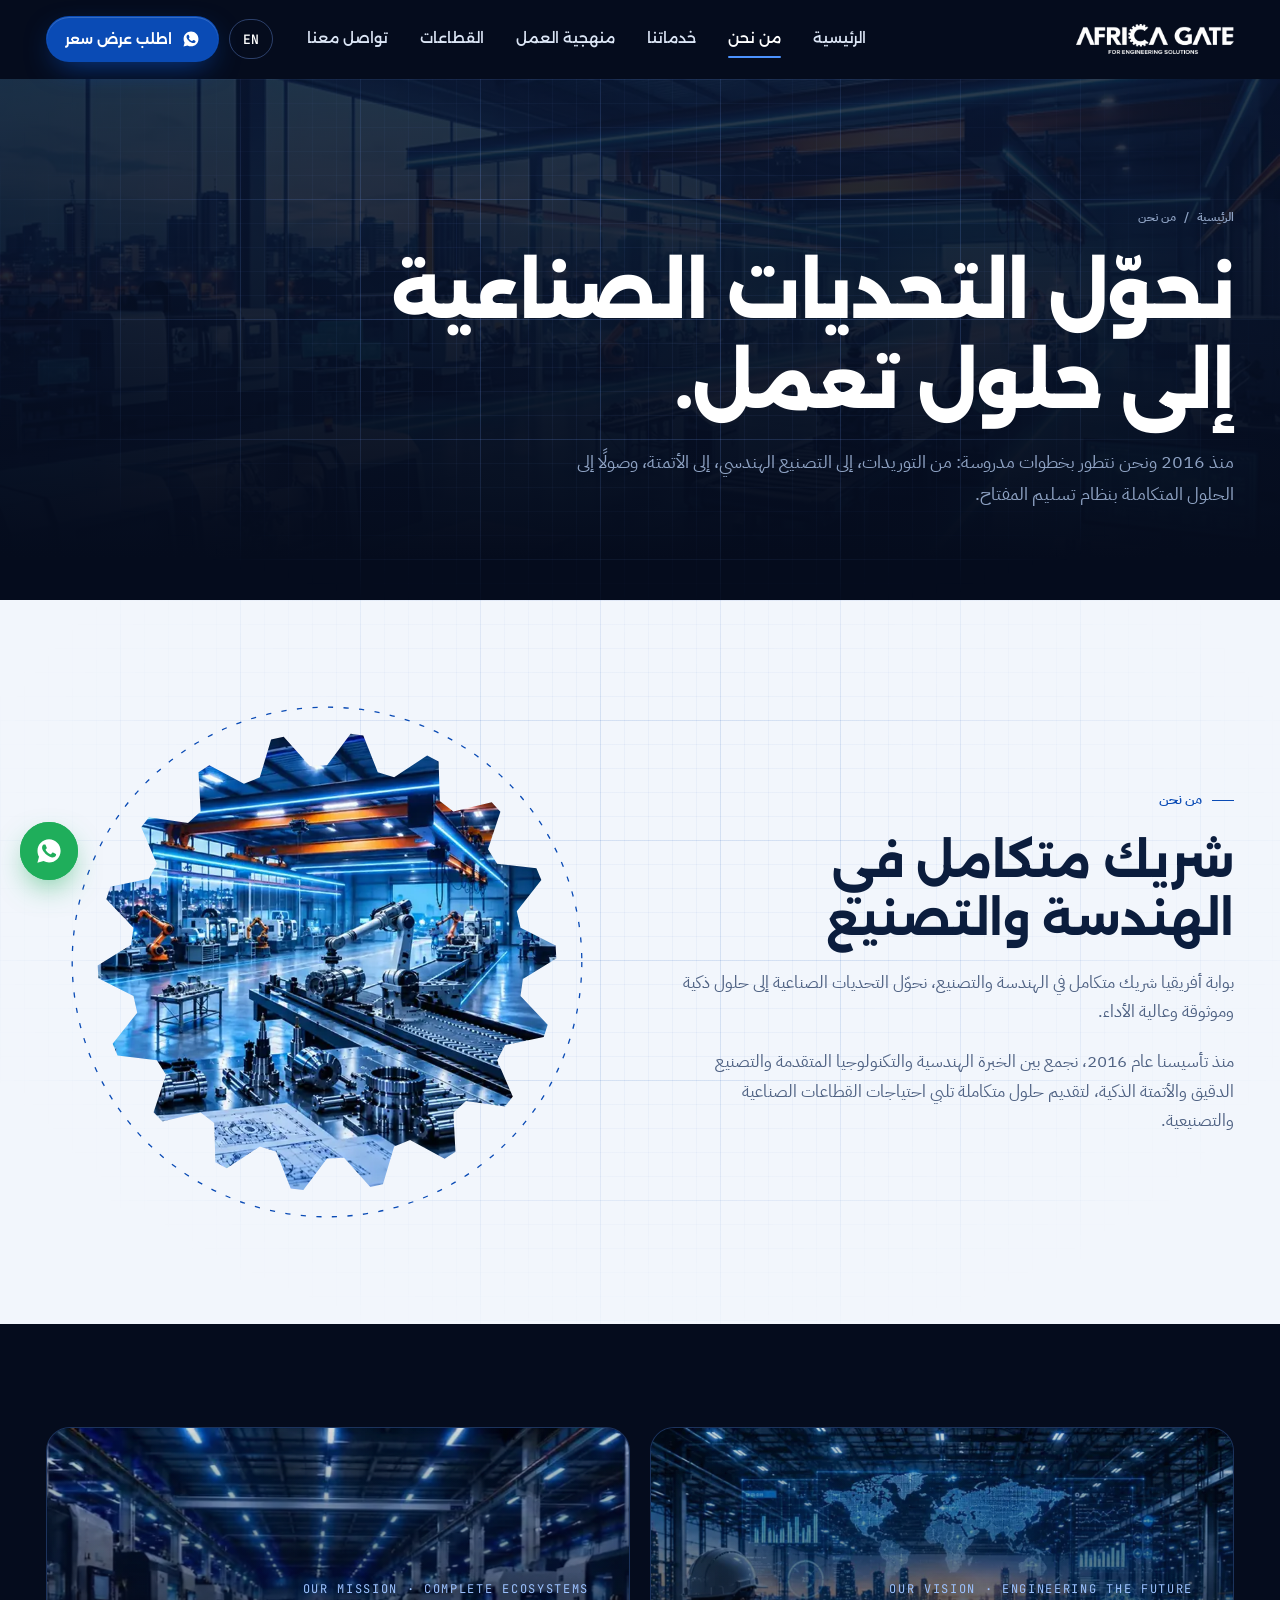
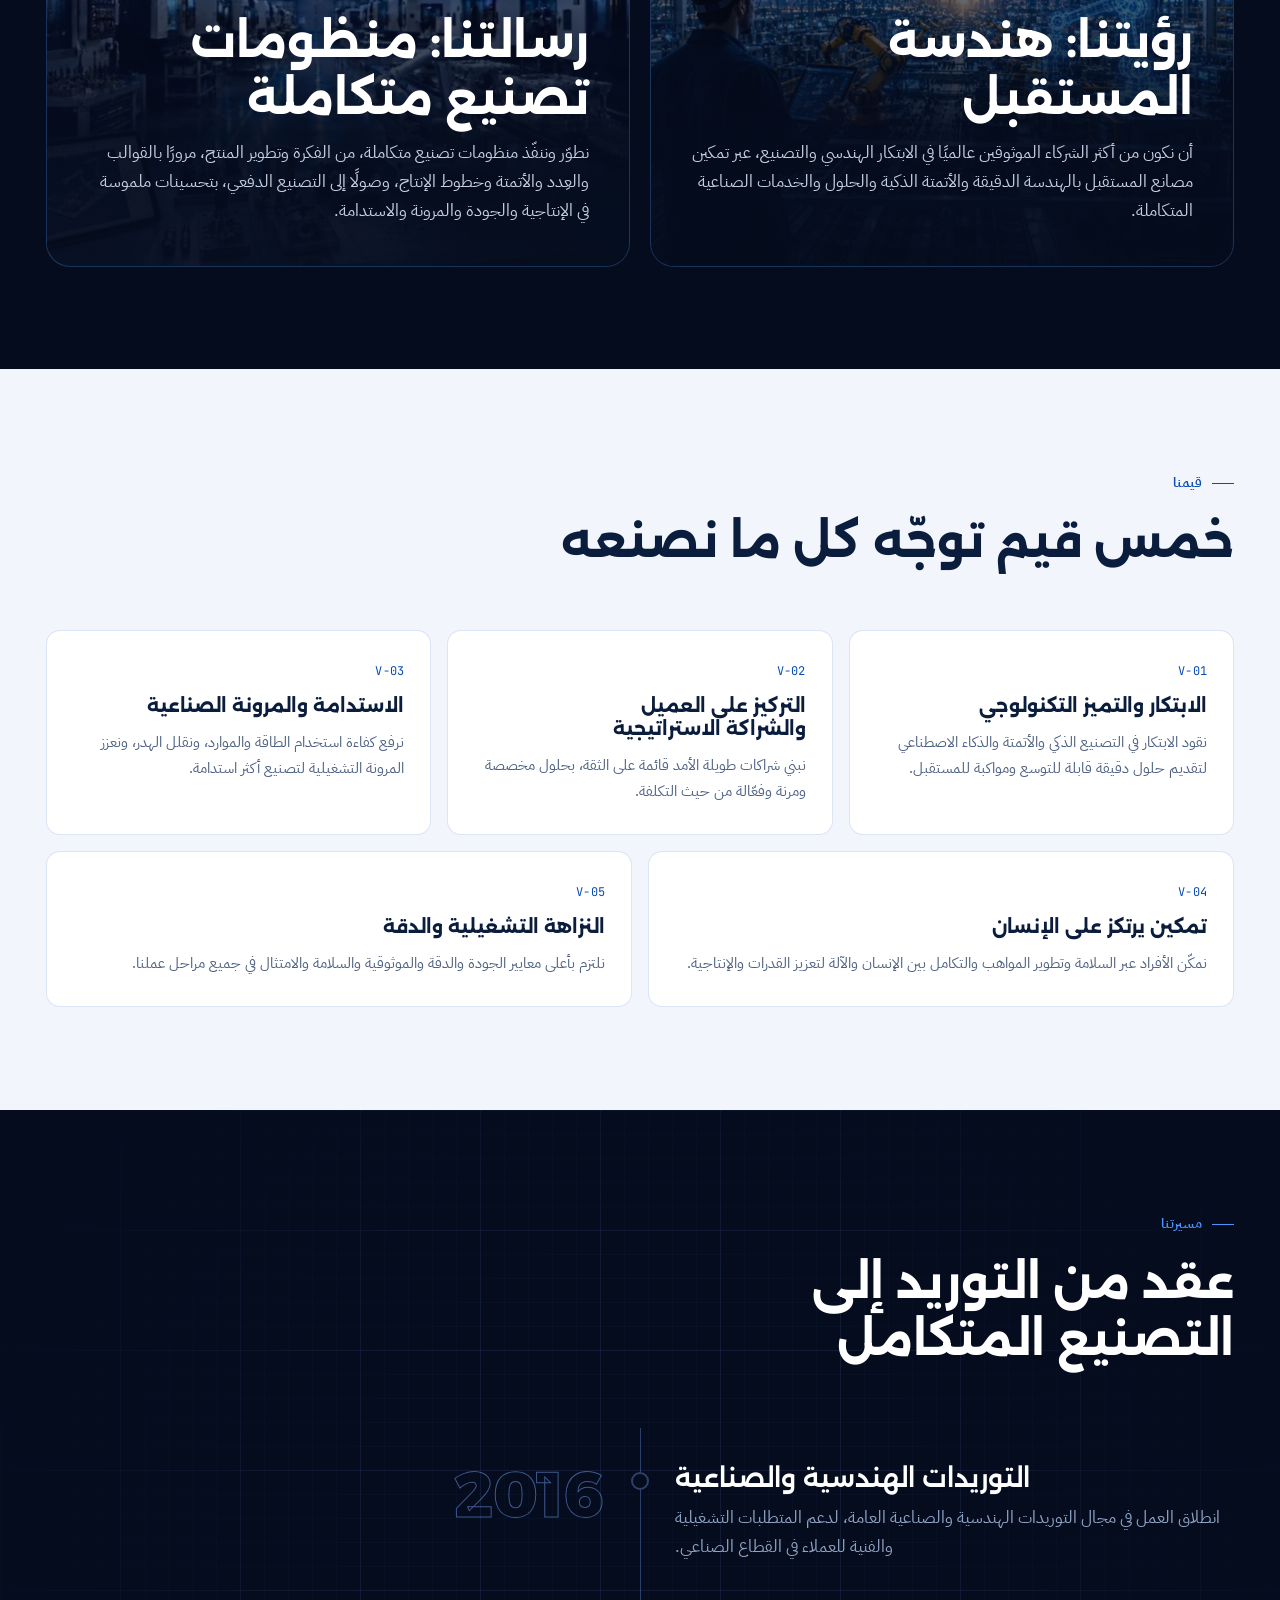
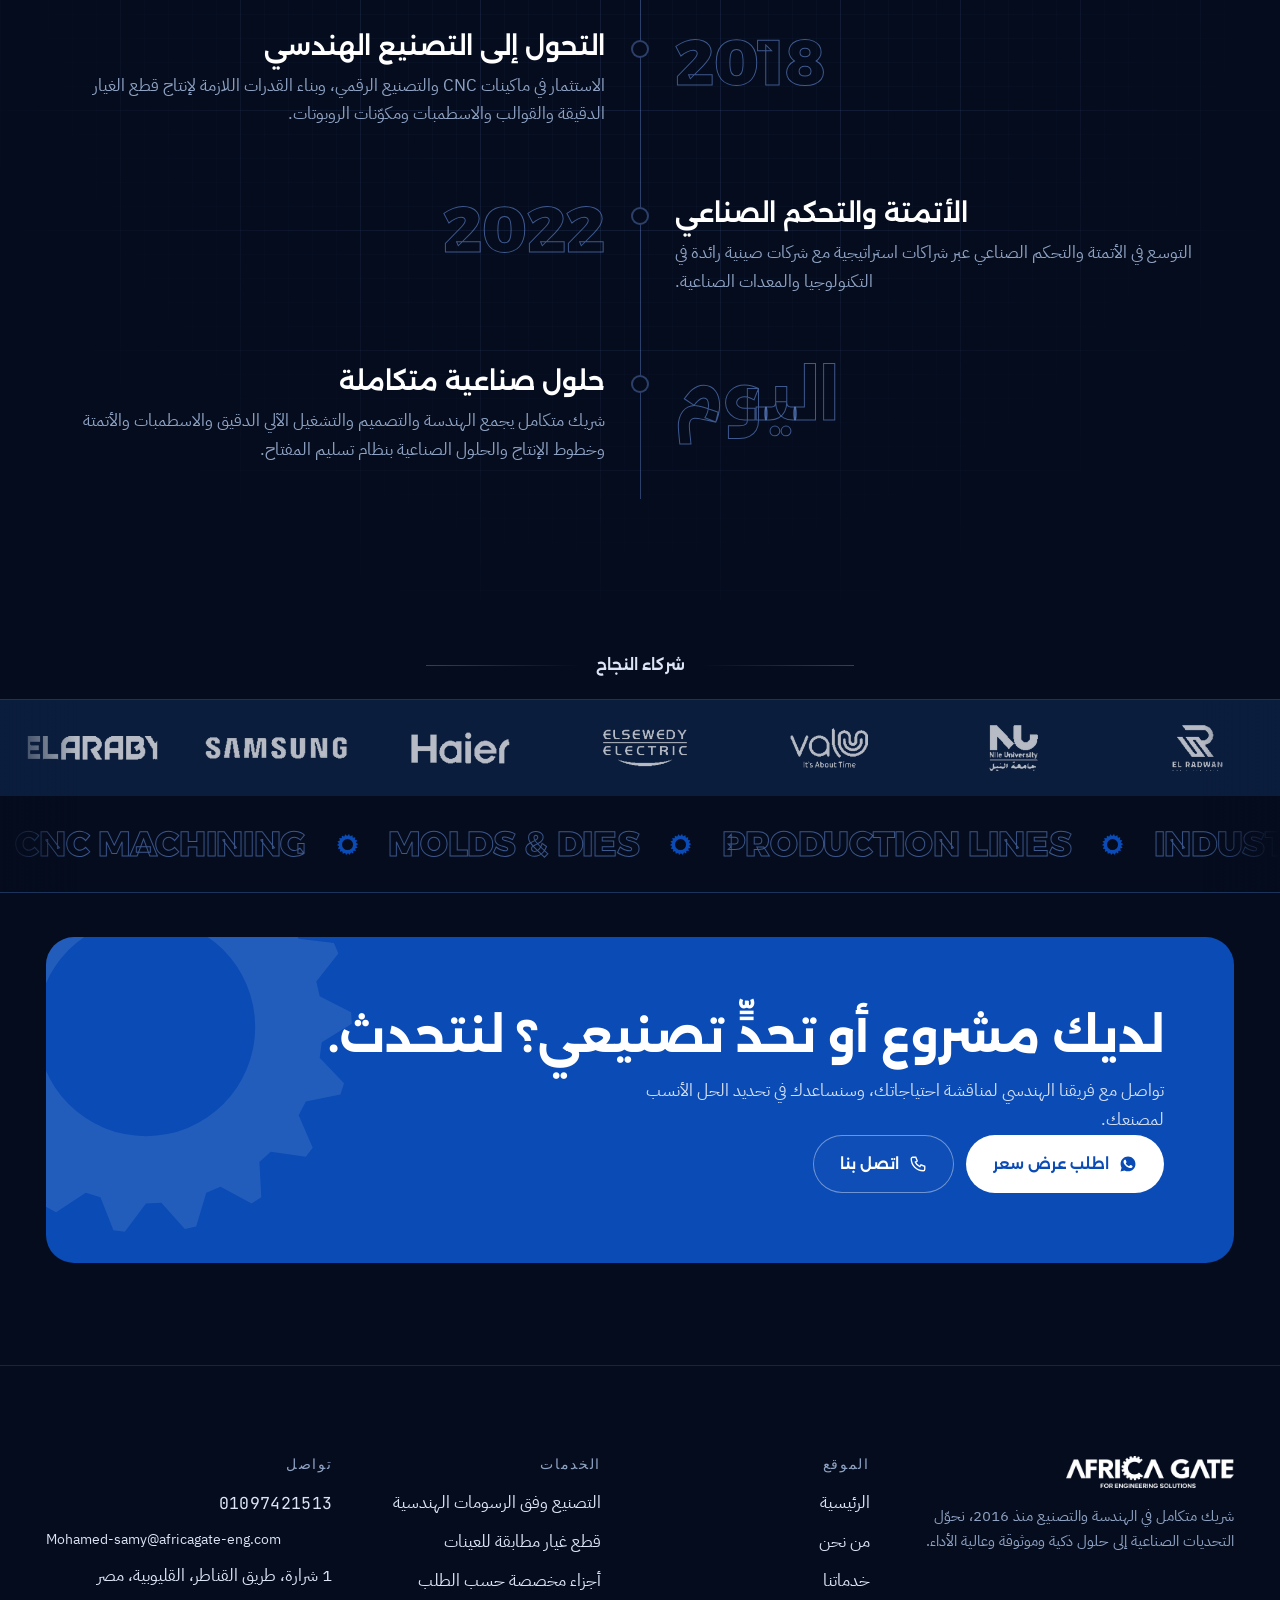
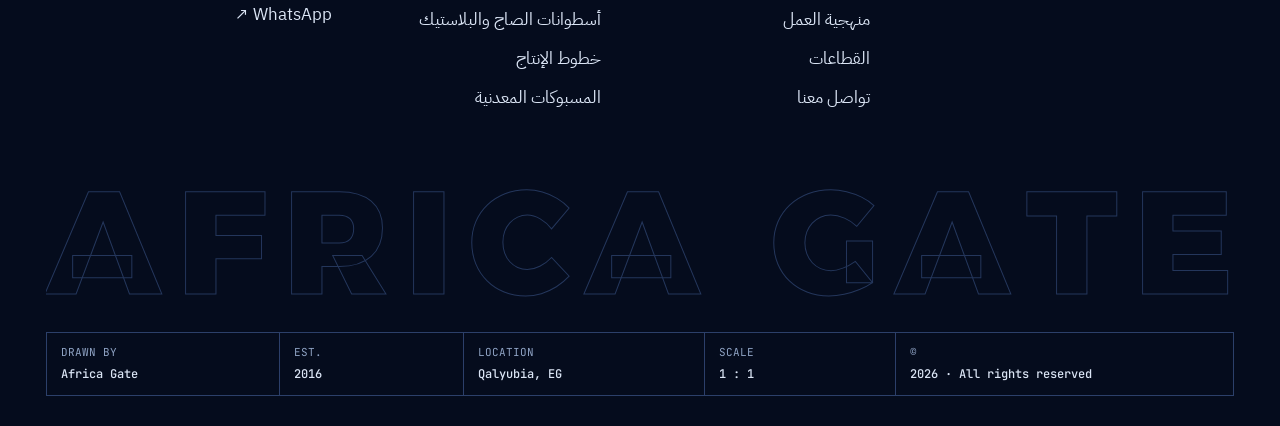
<file: about.html>
<!doctype html>
<html lang="ar" dir="rtl">
<head>
<meta charset="utf-8">
<script>try{if(sessionStorage.getItem("ag-loaded"))document.documentElement.className+=" no-loader"}catch(e){}</script>
<meta name="viewport" content="width=device-width, initial-scale=1, viewport-fit=cover">
<title data-en="About | Africa Gate">من نحن | بوابة أفريقيا</title>
<meta name="claude:viewport-fit-sides" content="cover">
<meta name="description" content="About Africa Gate: vision, mission, values and our evolution since 2016.">
<meta property="og:title" content="About | Africa Gate"><meta property="og:description" content="About Africa Gate: vision, mission, values and our evolution since 2016."><meta property="og:image" content="assets/img/smart-factory.webp">
<meta name="theme-color" content="#050c1d">
<link rel="icon" href="assets/img/favicon.png">
<link rel="preconnect" href="https://fonts.googleapis.com"><link rel="preconnect" href="https://fonts.gstatic.com" crossorigin><link rel="stylesheet" href="https://fonts.googleapis.com/css2?family=Alexandria:wght@500;600;700;800&family=IBM+Plex+Sans+Arabic:wght@400;500;600&family=IBM+Plex+Sans:wght@400;500;600&family=JetBrains+Mono:wght@400;500;600&display=swap">
<link rel="stylesheet" href="assets/css/main.css?v=1e154d80">
</head>
<body>
<a class="skip" href="#main" data-en="Skip to content">تخطَّ إلى المحتوى</a>
<div class="loader" aria-hidden="true"><div class="loader-inner"><svg class="gear-spin" viewBox="0 0 200 200" aria-hidden="true" ><path fill="currentColor" fill-rule="evenodd" d="M100.0,16.0 L110.1,2.5 L115.5,3.2 L121.7,18.9 L128.7,21.1 L142.8,11.8 L147.7,14.4 L148.2,31.2 L154.0,35.7 L170.4,31.8 L174.1,35.8 L168.8,51.8 L172.7,58.0 L189.5,60.0 L191.6,65.0 L181.1,78.3 L182.7,85.4 L197.7,93.0 L198.0,98.5 L183.7,107.3 L182.7,114.6 L194.3,126.8 L192.6,132.1 L176.1,135.5 L172.7,142.0 L179.4,157.5 L176.1,161.8 L159.4,159.4 L154.0,164.3 L154.9,181.1 L150.3,184.1 L135.5,176.1 L128.7,178.9 L123.9,195.0 L118.5,196.2 L107.3,183.7 L100.0,184.0 L89.9,197.5 L84.5,196.8 L78.3,181.1 L71.3,178.9 L57.2,188.2 L52.3,185.6 L51.8,168.8 L46.0,164.3 L29.6,168.2 L25.9,164.2 L31.2,148.2 L27.3,142.0 L10.5,140.0 L8.4,135.0 L18.9,121.7 L17.3,114.6 L2.3,107.0 L2.0,101.5 L16.3,92.7 L17.3,85.4 L5.7,73.2 L7.4,67.9 L23.9,64.5 L27.3,58.0 L20.6,42.5 L23.9,38.2 L40.6,40.6 L46.0,35.7 L45.1,18.9 L49.7,15.9 L64.5,23.9 L71.3,21.1 L76.1,5.0 L81.5,3.8 L92.7,16.3Z M152,100 A52,52 0 1,0 48,100 A52,52 0 1,0 152,100Z"/></svg><img src="assets/img/logo-white.png" alt=""><div class="bar"><i></i></div></div></div>
<div class="curtain" aria-hidden="true"><svg class="" viewBox="0 0 200 200" aria-hidden="true" ><path fill="currentColor" fill-rule="evenodd" d="M100.0,16.0 L110.1,2.5 L115.5,3.2 L121.7,18.9 L128.7,21.1 L142.8,11.8 L147.7,14.4 L148.2,31.2 L154.0,35.7 L170.4,31.8 L174.1,35.8 L168.8,51.8 L172.7,58.0 L189.5,60.0 L191.6,65.0 L181.1,78.3 L182.7,85.4 L197.7,93.0 L198.0,98.5 L183.7,107.3 L182.7,114.6 L194.3,126.8 L192.6,132.1 L176.1,135.5 L172.7,142.0 L179.4,157.5 L176.1,161.8 L159.4,159.4 L154.0,164.3 L154.9,181.1 L150.3,184.1 L135.5,176.1 L128.7,178.9 L123.9,195.0 L118.5,196.2 L107.3,183.7 L100.0,184.0 L89.9,197.5 L84.5,196.8 L78.3,181.1 L71.3,178.9 L57.2,188.2 L52.3,185.6 L51.8,168.8 L46.0,164.3 L29.6,168.2 L25.9,164.2 L31.2,148.2 L27.3,142.0 L10.5,140.0 L8.4,135.0 L18.9,121.7 L17.3,114.6 L2.3,107.0 L2.0,101.5 L16.3,92.7 L17.3,85.4 L5.7,73.2 L7.4,67.9 L23.9,64.5 L27.3,58.0 L20.6,42.5 L23.9,38.2 L40.6,40.6 L46.0,35.7 L45.1,18.9 L49.7,15.9 L64.5,23.9 L71.3,21.1 L76.1,5.0 L81.5,3.8 L92.7,16.3Z M152,100 A52,52 0 1,0 48,100 A52,52 0 1,0 152,100Z"/></svg></div>
<div class="sprog" aria-hidden="true"><i></i></div>
<header class="nav"><div class="wrap nav-in">
<a class="logo" href="index.html" aria-label="Africa Gate"><img src="assets/img/logo-white.png" alt="Africa Gate for Engineering Solutions" width="158" height="30"></a>
<nav class="nav-links" aria-label="Main"><a href="index.html" data-en="Home">الرئيسية</a><a href="about.html" data-en="About">من نحن</a><a href="services.html" data-en="Services">خدماتنا</a><a href="process.html" data-en="How we work">منهجية العمل</a><a href="industries.html" data-en="Industries">القطاعات</a><a href="contact.html" data-en="Contact">تواصل معنا</a></nav>
<div class="nav-actions"><button class="lang" type="button">EN</button>
<a class="btn btn-primary nav-cta q-wa" href="https://wa.me/201097421513?text=%D8%A7%D9%84%D8%B3%D9%84%D8%A7%D9%85%20%D8%B9%D9%84%D9%8A%D9%83%D9%85%D8%8C%20%D8%A3%D8%B1%D8%BA%D8%A8%20%D9%81%D9%8A%20%D8%A7%D9%84%D8%A7%D8%B3%D8%AA%D9%81%D8%B3%D8%A7%D8%B1%20%D8%B9%D9%86%20%D8%A7%D9%84%D8%A3%D8%B3%D8%B9%D8%A7%D8%B1." data-wa-ar="https://wa.me/201097421513?text=%D8%A7%D9%84%D8%B3%D9%84%D8%A7%D9%85%20%D8%B9%D9%84%D9%8A%D9%83%D9%85%D8%8C%20%D8%A3%D8%B1%D8%BA%D8%A8%20%D9%81%D9%8A%20%D8%A7%D9%84%D8%A7%D8%B3%D8%AA%D9%81%D8%B3%D8%A7%D8%B1%20%D8%B9%D9%86%20%D8%A7%D9%84%D8%A3%D8%B3%D8%B9%D8%A7%D8%B1." data-wa-en="https://wa.me/201097421513?text=Hello%2C%20I%20would%20like%20to%20ask%20about%20your%20prices." target="_blank" rel="noopener"><svg viewBox="0 0 24 24" aria-hidden="true"><path d="M12.04 2C6.58 2 2.13 6.45 2.13 11.91c0 1.75.46 3.45 1.32 4.95L2.05 22l5.25-1.38a9.9 9.9 0 0 0 4.74 1.21c5.46 0 9.91-4.45 9.91-9.91C21.95 6.45 17.5 2 12.04 2zm5.8 14.03c-.25.69-1.44 1.32-2 1.4-.51.08-1.15.11-1.86-.12-.43-.14-.98-.32-1.68-.62-2.96-1.28-4.89-4.26-5.04-4.46-.15-.2-1.2-1.6-1.2-3.05s.76-2.16 1.03-2.46c.27-.3.59-.37.79-.37h.57c.18 0 .43-.07.67.51.25.59.84 2.04.91 2.19.07.15.12.32.02.52-.1.2-.15.32-.3.49-.15.17-.31.39-.45.52-.15.15-.3.31-.13.61.17.3.77 1.27 1.65 2.05 1.13 1.01 2.09 1.32 2.39 1.47.3.15.47.12.64-.07.17-.2.74-.86.94-1.16.2-.3.39-.25.66-.15.27.1 1.72.81 2.02.96.3.15.49.22.57.34.07.12.07.71-.18 1.4z"/></svg><span data-en="Request a quote">اطلب عرض سعر</span></a>
<button class="burger" type="button" aria-label="Menu" aria-expanded="false"><span></span><span></span><span></span></button></div>
</div></header>
<main id="main">

<section class="phero"><div class="phero-bg"><img class="bgimg" src="assets/img/smart-factory.webp" srcset="assets/img/smart-factory-800.webp 800w, assets/img/smart-factory.webp 1600w" sizes="100vw" alt="" fetchpriority="high" decoding="async"></div><div class="grid-bg"></div><div class="wrap">
<div class="crumbs"><a href="index.html" data-en="Home">الرئيسية</a><span aria-hidden="true">/</span><span data-en="About">من نحن</span></div>
<h1 class="h-xl" data-split data-en="We turn industrial challenges into solutions that run.">نحوّل التحديات الصناعية إلى حلول تعمل.</h1>
<p class="lead" data-en="Since 2016 we have grown in deliberate steps: from supply, to engineering manufacturing, to automation, to complete turnkey solutions.">منذ 2016 ونحن نتطور بخطوات مدروسة: من التوريدات، إلى التصنيع الهندسي، إلى الأتمتة، وصولًا إلى الحلول المتكاملة بنظام تسليم المفتاح.</p>
</div></section>
<section class="sec paper"><div class="grid-bg"></div><div class="wrap about-split" style="position:relative">
<div class="txt"><span class="eyebrow" data-en="About us">من نحن</span><h2 class="h-l" data-split data-en="An integrated engineering &amp; manufacturing partner">شريك متكامل في الهندسة والتصنيع</h2>
<p data-en="Africa Gate is an integrated engineering and manufacturing partner, transforming industrial challenges into smart, reliable and high-performance solutions.">بوابة أفريقيا شريك متكامل في الهندسة والتصنيع، نحوّل التحديات الصناعية إلى حلول ذكية وموثوقة وعالية الأداء.</p>
<p data-en="Established in 2016, we combine engineering expertise, advanced technology, precision manufacturing and intelligent automation to deliver integrated solutions across the industrial and manufacturing sectors.">منذ تأسيسنا عام 2016، نجمع بين الخبرة الهندسية والتكنولوجيا المتقدمة والتصنيع الدقيق والأتمتة الذكية، لتقديم حلول متكاملة تلبي احتياجات القطاعات الصناعية والتصنيعية.</p></div>
<div class="gearframe" data-gearframe><svg class="ring" viewBox="0 0 200 200" aria-hidden="true"><circle cx="100" cy="100" r="98" fill="none" stroke="currentColor" stroke-width=".5" stroke-dasharray="2 4"/></svg><img src="assets/img/factory-robots-800.webp" srcset="assets/img/factory-robots-800.webp 800w, assets/img/factory-robots.webp 1046w" sizes="(max-width:900px) 100vw, 50vw" alt="" loading="lazy" decoding="async"></div>
</div></section>
<section class="sec"><div class="wrap"><div class="vm">
<article class="vm-card" data-wipe><img src="assets/img/vision-engineer-800.webp" srcset="assets/img/vision-engineer-800.webp 800w, assets/img/vision-engineer.webp 1600w" sizes="(max-width:900px) 100vw, 50vw" alt="" loading="lazy" decoding="async"><div class="in"><span class="k mono">OUR VISION · ENGINEERING THE FUTURE</span><h2 class="h-l" data-split data-en="Our vision: engineering the future">رؤيتنا: هندسة المستقبل</h2><p data-en="To be one of the world’s most trusted partners for engineering and manufacturing innovation, enabling the factories of the future through precision engineering, intelligent automation and integrated industrial solutions.">أن نكون من أكثر الشركاء الموثوقين عالميًا في الابتكار الهندسي والتصنيع، عبر تمكين مصانع المستقبل بالهندسة الدقيقة والأتمتة الذكية والحلول والخدمات الصناعية المتكاملة.</p></div></article>
<article class="vm-card" data-wipe><img src="assets/img/mission-cnc-hall-800.webp" srcset="assets/img/mission-cnc-hall-800.webp 800w, assets/img/mission-cnc-hall.webp 1600w" sizes="(max-width:900px) 100vw, 50vw" alt="" loading="lazy" decoding="async"><div class="in"><span class="k mono">OUR MISSION · COMPLETE ECOSYSTEMS</span><h2 class="h-l" data-split data-en="Our mission: complete manufacturing ecosystems">رسالتنا: منظومات تصنيع متكاملة</h2><p data-en="We engineer complete manufacturing ecosystems, from concept and product development through tooling, automation and production lines to batch manufacturing, with measurable gains in productivity, quality, flexibility and sustainability.">نطوّر وننفّذ منظومات تصنيع متكاملة، من الفكرة وتطوير المنتج، مرورًا بالقوالب والعِدد والأتمتة وخطوط الإنتاج، وصولًا إلى التصنيع الدفعي، بتحسينات ملموسة في الإنتاجية والجودة والمرونة والاستدامة.</p></div></article>
</div></div></section>
<section class="sec paper"><div class="wrap"><div class="sec-head"><span class="eyebrow" data-en="Our values">قيمنا</span><h2 class="h-l" data-split data-en="Five values behind everything we make">خمس قيم توجّه كل ما نصنعه</h2></div><div class="values" data-stagger><div class="val"><span class="n mono">V-01</span><h3 data-en="Innovation &amp; Technological Excellence">الابتكار والتميز التكنولوجي</h3><p data-en="We drive innovation in smart manufacturing, automation and AI to deliver precise, scalable, future-ready solutions.">نقود الابتكار في التصنيع الذكي والأتمتة والذكاء الاصطناعي لتقديم حلول دقيقة قابلة للتوسع ومواكبة للمستقبل.</p></div><div class="val"><span class="n mono">V-02</span><h3 data-en="Customer Centricity &amp; Strategic Partnership">التركيز على العميل والشراكة الاستراتيجية</h3><p data-en="We build long-term, trusted partnerships through flexible, cost-effective solutions aligned with our customers’ goals.">نبني شراكات طويلة الأمد قائمة على الثقة، بحلول مخصصة ومرنة وفعّالة من حيث التكلفة.</p></div><div class="val"><span class="n mono">V-03</span><h3 data-en="Sustainability &amp; Industrial Resilience">الاستدامة والمرونة الصناعية</h3><p data-en="We improve energy and resource efficiency, reduce waste and strengthen operational resilience for more sustainable manufacturing.">نرفع كفاءة استخدام الطاقة والموارد، ونقلل الهدر، ونعزز المرونة التشغيلية لتصنيع أكثر استدامة.</p></div><div class="val"><span class="n mono">V-04</span><h3 data-en="Human-Centric Empowerment">تمكين يرتكز على الإنسان</h3><p data-en="We empower people through safety, talent development and human-machine collaboration.">نمكّن الأفراد عبر السلامة وتطوير المواهب والتكامل بين الإنسان والآلة لتعزيز القدرات والإنتاجية.</p></div><div class="val"><span class="n mono">V-05</span><h3 data-en="Operational Integrity &amp; Precision">النزاهة التشغيلية والدقة</h3><p data-en="We uphold the highest standards of quality, precision, reliability, safety and compliance across all operations.">نلتزم بأعلى معايير الجودة والدقة والموثوقية والسلامة والامتثال في جميع مراحل عملنا.</p></div></div></div></section>
<section class="sec"><div class="grid-bg" style="opacity:.5"></div><div class="wrap" style="position:relative"><div class="sec-head"><span class="eyebrow" data-en="Our evolution">مسيرتنا</span><h2 class="h-l" data-split data-en="A decade from supply to integrated manufacturing">عقد من التوريد إلى التصنيع المتكامل</h2></div>
<div class="tl"><span class="fill"></span><div class="tl-item"><span class="dot"></span><div class="yr" >2016</div><div class="body"><h3 class="h-m" data-en="Foundation &amp; Engineering Supply">التوريدات الهندسية والصناعية</h3><p data-en="Operations launch in engineering and general industrial supply, supporting the operational and technical needs of industrial customers.">انطلاق العمل في مجال التوريدات الهندسية والصناعية العامة، لدعم المتطلبات التشغيلية والفنية للعملاء في القطاع الصناعي.</p></div></div><div class="tl-item"><span class="dot"></span><div class="yr" >2018</div><div class="body"><h3 class="h-m" data-en="Transition to Engineering Manufacturing">التحول إلى التصنيع الهندسي</h3><p data-en="Investment in CNC and digital manufacturing, building capability for precision spare parts, molds and dies, and robotic components.">الاستثمار في ماكينات CNC والتصنيع الرقمي، وبناء القدرات اللازمة لإنتاج قطع الغيار الدقيقة والقوالب والاسطمبات ومكوّنات الروبوتات.</p></div></div><div class="tl-item"><span class="dot"></span><div class="yr" >2022</div><div class="body"><h3 class="h-m" data-en="Industrial Automation &amp; Control">الأتمتة والتحكم الصناعي</h3><p data-en="Expansion into automation and control through strategic partnerships with leading Chinese technology and equipment companies.">التوسع في الأتمتة والتحكم الصناعي عبر شراكات استراتيجية مع شركات صينية رائدة في التكنولوجيا والمعدات الصناعية.</p></div></div><div class="tl-item"><span class="dot"></span><div class="yr" data-en=Today>اليوم</div><div class="body"><h3 class="h-m" data-en="Integrated Industrial Solutions">حلول صناعية متكاملة</h3><p data-en="An integrated partner combining engineering and design, precision machining, dies, automation, production lines and turnkey industrial solutions.">شريك متكامل يجمع الهندسة والتصميم والتشغيل الآلي الدقيق والاسطمبات والأتمتة وخطوط الإنتاج والحلول الصناعية بنظام تسليم المفتاح.</p></div></div></div></div></section>
<div class="mq-head"><span class="mq-title" data-en="Trusted by">شركاء النجاح</span></div>
<section class="mq-sec" aria-label="Partners">
<div class="mq-row mq-logos"><div class="marquee" data-mq="1"><div class="marquee-track"><img src="assets/img/partners/elaraby.png" alt="elaraby" width="300" height="100" decoding="async"><img src="assets/img/partners/samsung.png" alt="samsung" width="300" height="100" decoding="async"><img src="assets/img/partners/haier.png" alt="haier" width="300" height="100" decoding="async"><img src="assets/img/partners/elsewedy.png" alt="elsewedy" width="300" height="100" decoding="async"><img src="assets/img/partners/valu.png" alt="valu" width="300" height="100" decoding="async"><img src="assets/img/partners/nile.png" alt="nile" width="300" height="100" decoding="async"><img src="assets/img/partners/elradwan.png" alt="elradwan" width="300" height="100" decoding="async"><img src="assets/img/partners/euro.png" alt="euro" width="300" height="100" decoding="async"><img src="assets/img/partners/elaraby.png" alt="elaraby" width="300" height="100" decoding="async"><img src="assets/img/partners/samsung.png" alt="samsung" width="300" height="100" decoding="async"><img src="assets/img/partners/haier.png" alt="haier" width="300" height="100" decoding="async"><img src="assets/img/partners/elsewedy.png" alt="elsewedy" width="300" height="100" decoding="async"><img src="assets/img/partners/valu.png" alt="valu" width="300" height="100" decoding="async"><img src="assets/img/partners/nile.png" alt="nile" width="300" height="100" decoding="async"><img src="assets/img/partners/elradwan.png" alt="elradwan" width="300" height="100" decoding="async"><img src="assets/img/partners/euro.png" alt="euro" width="300" height="100" decoding="async"></div></div></div>
<div class="mq-row kinetic" data-mq="-1" aria-hidden="true"><div class="marquee-track"><span>CNC MACHINING</span><i><svg class="" viewBox="0 0 200 200" aria-hidden="true" ><path fill="currentColor" fill-rule="evenodd" d="M100.0,16.0 L110.1,2.5 L115.5,3.2 L121.7,18.9 L128.7,21.1 L142.8,11.8 L147.7,14.4 L148.2,31.2 L154.0,35.7 L170.4,31.8 L174.1,35.8 L168.8,51.8 L172.7,58.0 L189.5,60.0 L191.6,65.0 L181.1,78.3 L182.7,85.4 L197.7,93.0 L198.0,98.5 L183.7,107.3 L182.7,114.6 L194.3,126.8 L192.6,132.1 L176.1,135.5 L172.7,142.0 L179.4,157.5 L176.1,161.8 L159.4,159.4 L154.0,164.3 L154.9,181.1 L150.3,184.1 L135.5,176.1 L128.7,178.9 L123.9,195.0 L118.5,196.2 L107.3,183.7 L100.0,184.0 L89.9,197.5 L84.5,196.8 L78.3,181.1 L71.3,178.9 L57.2,188.2 L52.3,185.6 L51.8,168.8 L46.0,164.3 L29.6,168.2 L25.9,164.2 L31.2,148.2 L27.3,142.0 L10.5,140.0 L8.4,135.0 L18.9,121.7 L17.3,114.6 L2.3,107.0 L2.0,101.5 L16.3,92.7 L17.3,85.4 L5.7,73.2 L7.4,67.9 L23.9,64.5 L27.3,58.0 L20.6,42.5 L23.9,38.2 L40.6,40.6 L46.0,35.7 L45.1,18.9 L49.7,15.9 L64.5,23.9 L71.3,21.1 L76.1,5.0 L81.5,3.8 L92.7,16.3Z M152,100 A52,52 0 1,0 48,100 A52,52 0 1,0 152,100Z"/></svg></i><span>MOLDS &amp; DIES</span><i><svg class="" viewBox="0 0 200 200" aria-hidden="true" ><path fill="currentColor" fill-rule="evenodd" d="M100.0,16.0 L110.1,2.5 L115.5,3.2 L121.7,18.9 L128.7,21.1 L142.8,11.8 L147.7,14.4 L148.2,31.2 L154.0,35.7 L170.4,31.8 L174.1,35.8 L168.8,51.8 L172.7,58.0 L189.5,60.0 L191.6,65.0 L181.1,78.3 L182.7,85.4 L197.7,93.0 L198.0,98.5 L183.7,107.3 L182.7,114.6 L194.3,126.8 L192.6,132.1 L176.1,135.5 L172.7,142.0 L179.4,157.5 L176.1,161.8 L159.4,159.4 L154.0,164.3 L154.9,181.1 L150.3,184.1 L135.5,176.1 L128.7,178.9 L123.9,195.0 L118.5,196.2 L107.3,183.7 L100.0,184.0 L89.9,197.5 L84.5,196.8 L78.3,181.1 L71.3,178.9 L57.2,188.2 L52.3,185.6 L51.8,168.8 L46.0,164.3 L29.6,168.2 L25.9,164.2 L31.2,148.2 L27.3,142.0 L10.5,140.0 L8.4,135.0 L18.9,121.7 L17.3,114.6 L2.3,107.0 L2.0,101.5 L16.3,92.7 L17.3,85.4 L5.7,73.2 L7.4,67.9 L23.9,64.5 L27.3,58.0 L20.6,42.5 L23.9,38.2 L40.6,40.6 L46.0,35.7 L45.1,18.9 L49.7,15.9 L64.5,23.9 L71.3,21.1 L76.1,5.0 L81.5,3.8 L92.7,16.3Z M152,100 A52,52 0 1,0 48,100 A52,52 0 1,0 152,100Z"/></svg></i><span>PRODUCTION LINES</span><i><svg class="" viewBox="0 0 200 200" aria-hidden="true" ><path fill="currentColor" fill-rule="evenodd" d="M100.0,16.0 L110.1,2.5 L115.5,3.2 L121.7,18.9 L128.7,21.1 L142.8,11.8 L147.7,14.4 L148.2,31.2 L154.0,35.7 L170.4,31.8 L174.1,35.8 L168.8,51.8 L172.7,58.0 L189.5,60.0 L191.6,65.0 L181.1,78.3 L182.7,85.4 L197.7,93.0 L198.0,98.5 L183.7,107.3 L182.7,114.6 L194.3,126.8 L192.6,132.1 L176.1,135.5 L172.7,142.0 L179.4,157.5 L176.1,161.8 L159.4,159.4 L154.0,164.3 L154.9,181.1 L150.3,184.1 L135.5,176.1 L128.7,178.9 L123.9,195.0 L118.5,196.2 L107.3,183.7 L100.0,184.0 L89.9,197.5 L84.5,196.8 L78.3,181.1 L71.3,178.9 L57.2,188.2 L52.3,185.6 L51.8,168.8 L46.0,164.3 L29.6,168.2 L25.9,164.2 L31.2,148.2 L27.3,142.0 L10.5,140.0 L8.4,135.0 L18.9,121.7 L17.3,114.6 L2.3,107.0 L2.0,101.5 L16.3,92.7 L17.3,85.4 L5.7,73.2 L7.4,67.9 L23.9,64.5 L27.3,58.0 L20.6,42.5 L23.9,38.2 L40.6,40.6 L46.0,35.7 L45.1,18.9 L49.7,15.9 L64.5,23.9 L71.3,21.1 L76.1,5.0 L81.5,3.8 L92.7,16.3Z M152,100 A52,52 0 1,0 48,100 A52,52 0 1,0 152,100Z"/></svg></i><span>INDUSTRIAL AUTOMATION</span><i><svg class="" viewBox="0 0 200 200" aria-hidden="true" ><path fill="currentColor" fill-rule="evenodd" d="M100.0,16.0 L110.1,2.5 L115.5,3.2 L121.7,18.9 L128.7,21.1 L142.8,11.8 L147.7,14.4 L148.2,31.2 L154.0,35.7 L170.4,31.8 L174.1,35.8 L168.8,51.8 L172.7,58.0 L189.5,60.0 L191.6,65.0 L181.1,78.3 L182.7,85.4 L197.7,93.0 L198.0,98.5 L183.7,107.3 L182.7,114.6 L194.3,126.8 L192.6,132.1 L176.1,135.5 L172.7,142.0 L179.4,157.5 L176.1,161.8 L159.4,159.4 L154.0,164.3 L154.9,181.1 L150.3,184.1 L135.5,176.1 L128.7,178.9 L123.9,195.0 L118.5,196.2 L107.3,183.7 L100.0,184.0 L89.9,197.5 L84.5,196.8 L78.3,181.1 L71.3,178.9 L57.2,188.2 L52.3,185.6 L51.8,168.8 L46.0,164.3 L29.6,168.2 L25.9,164.2 L31.2,148.2 L27.3,142.0 L10.5,140.0 L8.4,135.0 L18.9,121.7 L17.3,114.6 L2.3,107.0 L2.0,101.5 L16.3,92.7 L17.3,85.4 L5.7,73.2 L7.4,67.9 L23.9,64.5 L27.3,58.0 L20.6,42.5 L23.9,38.2 L40.6,40.6 L46.0,35.7 L45.1,18.9 L49.7,15.9 L64.5,23.9 L71.3,21.1 L76.1,5.0 L81.5,3.8 L92.7,16.3Z M152,100 A52,52 0 1,0 48,100 A52,52 0 1,0 152,100Z"/></svg></i><span>METAL CASTINGS</span><i><svg class="" viewBox="0 0 200 200" aria-hidden="true" ><path fill="currentColor" fill-rule="evenodd" d="M100.0,16.0 L110.1,2.5 L115.5,3.2 L121.7,18.9 L128.7,21.1 L142.8,11.8 L147.7,14.4 L148.2,31.2 L154.0,35.7 L170.4,31.8 L174.1,35.8 L168.8,51.8 L172.7,58.0 L189.5,60.0 L191.6,65.0 L181.1,78.3 L182.7,85.4 L197.7,93.0 L198.0,98.5 L183.7,107.3 L182.7,114.6 L194.3,126.8 L192.6,132.1 L176.1,135.5 L172.7,142.0 L179.4,157.5 L176.1,161.8 L159.4,159.4 L154.0,164.3 L154.9,181.1 L150.3,184.1 L135.5,176.1 L128.7,178.9 L123.9,195.0 L118.5,196.2 L107.3,183.7 L100.0,184.0 L89.9,197.5 L84.5,196.8 L78.3,181.1 L71.3,178.9 L57.2,188.2 L52.3,185.6 L51.8,168.8 L46.0,164.3 L29.6,168.2 L25.9,164.2 L31.2,148.2 L27.3,142.0 L10.5,140.0 L8.4,135.0 L18.9,121.7 L17.3,114.6 L2.3,107.0 L2.0,101.5 L16.3,92.7 L17.3,85.4 L5.7,73.2 L7.4,67.9 L23.9,64.5 L27.3,58.0 L20.6,42.5 L23.9,38.2 L40.6,40.6 L46.0,35.7 L45.1,18.9 L49.7,15.9 L64.5,23.9 L71.3,21.1 L76.1,5.0 L81.5,3.8 L92.7,16.3Z M152,100 A52,52 0 1,0 48,100 A52,52 0 1,0 152,100Z"/></svg></i><span>SPARE PARTS</span><i><svg class="" viewBox="0 0 200 200" aria-hidden="true" ><path fill="currentColor" fill-rule="evenodd" d="M100.0,16.0 L110.1,2.5 L115.5,3.2 L121.7,18.9 L128.7,21.1 L142.8,11.8 L147.7,14.4 L148.2,31.2 L154.0,35.7 L170.4,31.8 L174.1,35.8 L168.8,51.8 L172.7,58.0 L189.5,60.0 L191.6,65.0 L181.1,78.3 L182.7,85.4 L197.7,93.0 L198.0,98.5 L183.7,107.3 L182.7,114.6 L194.3,126.8 L192.6,132.1 L176.1,135.5 L172.7,142.0 L179.4,157.5 L176.1,161.8 L159.4,159.4 L154.0,164.3 L154.9,181.1 L150.3,184.1 L135.5,176.1 L128.7,178.9 L123.9,195.0 L118.5,196.2 L107.3,183.7 L100.0,184.0 L89.9,197.5 L84.5,196.8 L78.3,181.1 L71.3,178.9 L57.2,188.2 L52.3,185.6 L51.8,168.8 L46.0,164.3 L29.6,168.2 L25.9,164.2 L31.2,148.2 L27.3,142.0 L10.5,140.0 L8.4,135.0 L18.9,121.7 L17.3,114.6 L2.3,107.0 L2.0,101.5 L16.3,92.7 L17.3,85.4 L5.7,73.2 L7.4,67.9 L23.9,64.5 L27.3,58.0 L20.6,42.5 L23.9,38.2 L40.6,40.6 L46.0,35.7 L45.1,18.9 L49.7,15.9 L64.5,23.9 L71.3,21.1 L76.1,5.0 L81.5,3.8 L92.7,16.3Z M152,100 A52,52 0 1,0 48,100 A52,52 0 1,0 152,100Z"/></svg></i><span>MACHINERY</span><i><svg class="" viewBox="0 0 200 200" aria-hidden="true" ><path fill="currentColor" fill-rule="evenodd" d="M100.0,16.0 L110.1,2.5 L115.5,3.2 L121.7,18.9 L128.7,21.1 L142.8,11.8 L147.7,14.4 L148.2,31.2 L154.0,35.7 L170.4,31.8 L174.1,35.8 L168.8,51.8 L172.7,58.0 L189.5,60.0 L191.6,65.0 L181.1,78.3 L182.7,85.4 L197.7,93.0 L198.0,98.5 L183.7,107.3 L182.7,114.6 L194.3,126.8 L192.6,132.1 L176.1,135.5 L172.7,142.0 L179.4,157.5 L176.1,161.8 L159.4,159.4 L154.0,164.3 L154.9,181.1 L150.3,184.1 L135.5,176.1 L128.7,178.9 L123.9,195.0 L118.5,196.2 L107.3,183.7 L100.0,184.0 L89.9,197.5 L84.5,196.8 L78.3,181.1 L71.3,178.9 L57.2,188.2 L52.3,185.6 L51.8,168.8 L46.0,164.3 L29.6,168.2 L25.9,164.2 L31.2,148.2 L27.3,142.0 L10.5,140.0 L8.4,135.0 L18.9,121.7 L17.3,114.6 L2.3,107.0 L2.0,101.5 L16.3,92.7 L17.3,85.4 L5.7,73.2 L7.4,67.9 L23.9,64.5 L27.3,58.0 L20.6,42.5 L23.9,38.2 L40.6,40.6 L46.0,35.7 L45.1,18.9 L49.7,15.9 L64.5,23.9 L71.3,21.1 L76.1,5.0 L81.5,3.8 L92.7,16.3Z M152,100 A52,52 0 1,0 48,100 A52,52 0 1,0 152,100Z"/></svg></i><span>CNC MACHINING</span><i><svg class="" viewBox="0 0 200 200" aria-hidden="true" ><path fill="currentColor" fill-rule="evenodd" d="M100.0,16.0 L110.1,2.5 L115.5,3.2 L121.7,18.9 L128.7,21.1 L142.8,11.8 L147.7,14.4 L148.2,31.2 L154.0,35.7 L170.4,31.8 L174.1,35.8 L168.8,51.8 L172.7,58.0 L189.5,60.0 L191.6,65.0 L181.1,78.3 L182.7,85.4 L197.7,93.0 L198.0,98.5 L183.7,107.3 L182.7,114.6 L194.3,126.8 L192.6,132.1 L176.1,135.5 L172.7,142.0 L179.4,157.5 L176.1,161.8 L159.4,159.4 L154.0,164.3 L154.9,181.1 L150.3,184.1 L135.5,176.1 L128.7,178.9 L123.9,195.0 L118.5,196.2 L107.3,183.7 L100.0,184.0 L89.9,197.5 L84.5,196.8 L78.3,181.1 L71.3,178.9 L57.2,188.2 L52.3,185.6 L51.8,168.8 L46.0,164.3 L29.6,168.2 L25.9,164.2 L31.2,148.2 L27.3,142.0 L10.5,140.0 L8.4,135.0 L18.9,121.7 L17.3,114.6 L2.3,107.0 L2.0,101.5 L16.3,92.7 L17.3,85.4 L5.7,73.2 L7.4,67.9 L23.9,64.5 L27.3,58.0 L20.6,42.5 L23.9,38.2 L40.6,40.6 L46.0,35.7 L45.1,18.9 L49.7,15.9 L64.5,23.9 L71.3,21.1 L76.1,5.0 L81.5,3.8 L92.7,16.3Z M152,100 A52,52 0 1,0 48,100 A52,52 0 1,0 152,100Z"/></svg></i><span>MOLDS &amp; DIES</span><i><svg class="" viewBox="0 0 200 200" aria-hidden="true" ><path fill="currentColor" fill-rule="evenodd" d="M100.0,16.0 L110.1,2.5 L115.5,3.2 L121.7,18.9 L128.7,21.1 L142.8,11.8 L147.7,14.4 L148.2,31.2 L154.0,35.7 L170.4,31.8 L174.1,35.8 L168.8,51.8 L172.7,58.0 L189.5,60.0 L191.6,65.0 L181.1,78.3 L182.7,85.4 L197.7,93.0 L198.0,98.5 L183.7,107.3 L182.7,114.6 L194.3,126.8 L192.6,132.1 L176.1,135.5 L172.7,142.0 L179.4,157.5 L176.1,161.8 L159.4,159.4 L154.0,164.3 L154.9,181.1 L150.3,184.1 L135.5,176.1 L128.7,178.9 L123.9,195.0 L118.5,196.2 L107.3,183.7 L100.0,184.0 L89.9,197.5 L84.5,196.8 L78.3,181.1 L71.3,178.9 L57.2,188.2 L52.3,185.6 L51.8,168.8 L46.0,164.3 L29.6,168.2 L25.9,164.2 L31.2,148.2 L27.3,142.0 L10.5,140.0 L8.4,135.0 L18.9,121.7 L17.3,114.6 L2.3,107.0 L2.0,101.5 L16.3,92.7 L17.3,85.4 L5.7,73.2 L7.4,67.9 L23.9,64.5 L27.3,58.0 L20.6,42.5 L23.9,38.2 L40.6,40.6 L46.0,35.7 L45.1,18.9 L49.7,15.9 L64.5,23.9 L71.3,21.1 L76.1,5.0 L81.5,3.8 L92.7,16.3Z M152,100 A52,52 0 1,0 48,100 A52,52 0 1,0 152,100Z"/></svg></i><span>PRODUCTION LINES</span><i><svg class="" viewBox="0 0 200 200" aria-hidden="true" ><path fill="currentColor" fill-rule="evenodd" d="M100.0,16.0 L110.1,2.5 L115.5,3.2 L121.7,18.9 L128.7,21.1 L142.8,11.8 L147.7,14.4 L148.2,31.2 L154.0,35.7 L170.4,31.8 L174.1,35.8 L168.8,51.8 L172.7,58.0 L189.5,60.0 L191.6,65.0 L181.1,78.3 L182.7,85.4 L197.7,93.0 L198.0,98.5 L183.7,107.3 L182.7,114.6 L194.3,126.8 L192.6,132.1 L176.1,135.5 L172.7,142.0 L179.4,157.5 L176.1,161.8 L159.4,159.4 L154.0,164.3 L154.9,181.1 L150.3,184.1 L135.5,176.1 L128.7,178.9 L123.9,195.0 L118.5,196.2 L107.3,183.7 L100.0,184.0 L89.9,197.5 L84.5,196.8 L78.3,181.1 L71.3,178.9 L57.2,188.2 L52.3,185.6 L51.8,168.8 L46.0,164.3 L29.6,168.2 L25.9,164.2 L31.2,148.2 L27.3,142.0 L10.5,140.0 L8.4,135.0 L18.9,121.7 L17.3,114.6 L2.3,107.0 L2.0,101.5 L16.3,92.7 L17.3,85.4 L5.7,73.2 L7.4,67.9 L23.9,64.5 L27.3,58.0 L20.6,42.5 L23.9,38.2 L40.6,40.6 L46.0,35.7 L45.1,18.9 L49.7,15.9 L64.5,23.9 L71.3,21.1 L76.1,5.0 L81.5,3.8 L92.7,16.3Z M152,100 A52,52 0 1,0 48,100 A52,52 0 1,0 152,100Z"/></svg></i><span>INDUSTRIAL AUTOMATION</span><i><svg class="" viewBox="0 0 200 200" aria-hidden="true" ><path fill="currentColor" fill-rule="evenodd" d="M100.0,16.0 L110.1,2.5 L115.5,3.2 L121.7,18.9 L128.7,21.1 L142.8,11.8 L147.7,14.4 L148.2,31.2 L154.0,35.7 L170.4,31.8 L174.1,35.8 L168.8,51.8 L172.7,58.0 L189.5,60.0 L191.6,65.0 L181.1,78.3 L182.7,85.4 L197.7,93.0 L198.0,98.5 L183.7,107.3 L182.7,114.6 L194.3,126.8 L192.6,132.1 L176.1,135.5 L172.7,142.0 L179.4,157.5 L176.1,161.8 L159.4,159.4 L154.0,164.3 L154.9,181.1 L150.3,184.1 L135.5,176.1 L128.7,178.9 L123.9,195.0 L118.5,196.2 L107.3,183.7 L100.0,184.0 L89.9,197.5 L84.5,196.8 L78.3,181.1 L71.3,178.9 L57.2,188.2 L52.3,185.6 L51.8,168.8 L46.0,164.3 L29.6,168.2 L25.9,164.2 L31.2,148.2 L27.3,142.0 L10.5,140.0 L8.4,135.0 L18.9,121.7 L17.3,114.6 L2.3,107.0 L2.0,101.5 L16.3,92.7 L17.3,85.4 L5.7,73.2 L7.4,67.9 L23.9,64.5 L27.3,58.0 L20.6,42.5 L23.9,38.2 L40.6,40.6 L46.0,35.7 L45.1,18.9 L49.7,15.9 L64.5,23.9 L71.3,21.1 L76.1,5.0 L81.5,3.8 L92.7,16.3Z M152,100 A52,52 0 1,0 48,100 A52,52 0 1,0 152,100Z"/></svg></i><span>METAL CASTINGS</span><i><svg class="" viewBox="0 0 200 200" aria-hidden="true" ><path fill="currentColor" fill-rule="evenodd" d="M100.0,16.0 L110.1,2.5 L115.5,3.2 L121.7,18.9 L128.7,21.1 L142.8,11.8 L147.7,14.4 L148.2,31.2 L154.0,35.7 L170.4,31.8 L174.1,35.8 L168.8,51.8 L172.7,58.0 L189.5,60.0 L191.6,65.0 L181.1,78.3 L182.7,85.4 L197.7,93.0 L198.0,98.5 L183.7,107.3 L182.7,114.6 L194.3,126.8 L192.6,132.1 L176.1,135.5 L172.7,142.0 L179.4,157.5 L176.1,161.8 L159.4,159.4 L154.0,164.3 L154.9,181.1 L150.3,184.1 L135.5,176.1 L128.7,178.9 L123.9,195.0 L118.5,196.2 L107.3,183.7 L100.0,184.0 L89.9,197.5 L84.5,196.8 L78.3,181.1 L71.3,178.9 L57.2,188.2 L52.3,185.6 L51.8,168.8 L46.0,164.3 L29.6,168.2 L25.9,164.2 L31.2,148.2 L27.3,142.0 L10.5,140.0 L8.4,135.0 L18.9,121.7 L17.3,114.6 L2.3,107.0 L2.0,101.5 L16.3,92.7 L17.3,85.4 L5.7,73.2 L7.4,67.9 L23.9,64.5 L27.3,58.0 L20.6,42.5 L23.9,38.2 L40.6,40.6 L46.0,35.7 L45.1,18.9 L49.7,15.9 L64.5,23.9 L71.3,21.1 L76.1,5.0 L81.5,3.8 L92.7,16.3Z M152,100 A52,52 0 1,0 48,100 A52,52 0 1,0 152,100Z"/></svg></i><span>SPARE PARTS</span><i><svg class="" viewBox="0 0 200 200" aria-hidden="true" ><path fill="currentColor" fill-rule="evenodd" d="M100.0,16.0 L110.1,2.5 L115.5,3.2 L121.7,18.9 L128.7,21.1 L142.8,11.8 L147.7,14.4 L148.2,31.2 L154.0,35.7 L170.4,31.8 L174.1,35.8 L168.8,51.8 L172.7,58.0 L189.5,60.0 L191.6,65.0 L181.1,78.3 L182.7,85.4 L197.7,93.0 L198.0,98.5 L183.7,107.3 L182.7,114.6 L194.3,126.8 L192.6,132.1 L176.1,135.5 L172.7,142.0 L179.4,157.5 L176.1,161.8 L159.4,159.4 L154.0,164.3 L154.9,181.1 L150.3,184.1 L135.5,176.1 L128.7,178.9 L123.9,195.0 L118.5,196.2 L107.3,183.7 L100.0,184.0 L89.9,197.5 L84.5,196.8 L78.3,181.1 L71.3,178.9 L57.2,188.2 L52.3,185.6 L51.8,168.8 L46.0,164.3 L29.6,168.2 L25.9,164.2 L31.2,148.2 L27.3,142.0 L10.5,140.0 L8.4,135.0 L18.9,121.7 L17.3,114.6 L2.3,107.0 L2.0,101.5 L16.3,92.7 L17.3,85.4 L5.7,73.2 L7.4,67.9 L23.9,64.5 L27.3,58.0 L20.6,42.5 L23.9,38.2 L40.6,40.6 L46.0,35.7 L45.1,18.9 L49.7,15.9 L64.5,23.9 L71.3,21.1 L76.1,5.0 L81.5,3.8 L92.7,16.3Z M152,100 A52,52 0 1,0 48,100 A52,52 0 1,0 152,100Z"/></svg></i><span>MACHINERY</span><i><svg class="" viewBox="0 0 200 200" aria-hidden="true" ><path fill="currentColor" fill-rule="evenodd" d="M100.0,16.0 L110.1,2.5 L115.5,3.2 L121.7,18.9 L128.7,21.1 L142.8,11.8 L147.7,14.4 L148.2,31.2 L154.0,35.7 L170.4,31.8 L174.1,35.8 L168.8,51.8 L172.7,58.0 L189.5,60.0 L191.6,65.0 L181.1,78.3 L182.7,85.4 L197.7,93.0 L198.0,98.5 L183.7,107.3 L182.7,114.6 L194.3,126.8 L192.6,132.1 L176.1,135.5 L172.7,142.0 L179.4,157.5 L176.1,161.8 L159.4,159.4 L154.0,164.3 L154.9,181.1 L150.3,184.1 L135.5,176.1 L128.7,178.9 L123.9,195.0 L118.5,196.2 L107.3,183.7 L100.0,184.0 L89.9,197.5 L84.5,196.8 L78.3,181.1 L71.3,178.9 L57.2,188.2 L52.3,185.6 L51.8,168.8 L46.0,164.3 L29.6,168.2 L25.9,164.2 L31.2,148.2 L27.3,142.0 L10.5,140.0 L8.4,135.0 L18.9,121.7 L17.3,114.6 L2.3,107.0 L2.0,101.5 L16.3,92.7 L17.3,85.4 L5.7,73.2 L7.4,67.9 L23.9,64.5 L27.3,58.0 L20.6,42.5 L23.9,38.2 L40.6,40.6 L46.0,35.7 L45.1,18.9 L49.7,15.9 L64.5,23.9 L71.3,21.1 L76.1,5.0 L81.5,3.8 L92.7,16.3Z M152,100 A52,52 0 1,0 48,100 A52,52 0 1,0 152,100Z"/></svg></i></div></div></section>
<div class="sp"></div>
<section class="sec" style="padding-top:0"><div class="wrap"><div class="cta-band" data-cta><svg class="gear-deco" viewBox="0 0 200 200" aria-hidden="true" ><path fill="currentColor" fill-rule="evenodd" d="M100.0,16.0 L110.1,2.5 L115.5,3.2 L121.7,18.9 L128.7,21.1 L142.8,11.8 L147.7,14.4 L148.2,31.2 L154.0,35.7 L170.4,31.8 L174.1,35.8 L168.8,51.8 L172.7,58.0 L189.5,60.0 L191.6,65.0 L181.1,78.3 L182.7,85.4 L197.7,93.0 L198.0,98.5 L183.7,107.3 L182.7,114.6 L194.3,126.8 L192.6,132.1 L176.1,135.5 L172.7,142.0 L179.4,157.5 L176.1,161.8 L159.4,159.4 L154.0,164.3 L154.9,181.1 L150.3,184.1 L135.5,176.1 L128.7,178.9 L123.9,195.0 L118.5,196.2 L107.3,183.7 L100.0,184.0 L89.9,197.5 L84.5,196.8 L78.3,181.1 L71.3,178.9 L57.2,188.2 L52.3,185.6 L51.8,168.8 L46.0,164.3 L29.6,168.2 L25.9,164.2 L31.2,148.2 L27.3,142.0 L10.5,140.0 L8.4,135.0 L18.9,121.7 L17.3,114.6 L2.3,107.0 L2.0,101.5 L16.3,92.7 L17.3,85.4 L5.7,73.2 L7.4,67.9 L23.9,64.5 L27.3,58.0 L20.6,42.5 L23.9,38.2 L40.6,40.6 L46.0,35.7 L45.1,18.9 L49.7,15.9 L64.5,23.9 L71.3,21.1 L76.1,5.0 L81.5,3.8 L92.7,16.3Z M152,100 A52,52 0 1,0 48,100 A52,52 0 1,0 152,100Z"/></svg>
<div><h2 class="h-l" data-split data-en="Have a project or a manufacturing challenge? Let’s talk.">لديك مشروع أو تحدٍّ تصنيعي؟ لنتحدث.</h2>
<p data-en="Talk to our engineering team about what you need, and we will help you find the right solution for your plant.">تواصل مع فريقنا الهندسي لمناقشة احتياجاتك، وسنساعدك في تحديد الحل الأنسب لمصنعك.</p>
<div class="btn-row"><a class="btn btn-primary q-wa" href="https://wa.me/201097421513?text=%D8%A7%D9%84%D8%B3%D9%84%D8%A7%D9%85%20%D8%B9%D9%84%D9%8A%D9%83%D9%85%D8%8C%20%D8%A3%D8%B1%D8%BA%D8%A8%20%D9%81%D9%8A%20%D8%A7%D9%84%D8%A7%D8%B3%D8%AA%D9%81%D8%B3%D8%A7%D8%B1%20%D8%B9%D9%86%20%D8%A7%D9%84%D8%A3%D8%B3%D8%B9%D8%A7%D8%B1." data-wa-ar="https://wa.me/201097421513?text=%D8%A7%D9%84%D8%B3%D9%84%D8%A7%D9%85%20%D8%B9%D9%84%D9%8A%D9%83%D9%85%D8%8C%20%D8%A3%D8%B1%D8%BA%D8%A8%20%D9%81%D9%8A%20%D8%A7%D9%84%D8%A7%D8%B3%D8%AA%D9%81%D8%B3%D8%A7%D8%B1%20%D8%B9%D9%86%20%D8%A7%D9%84%D8%A3%D8%B3%D8%B9%D8%A7%D8%B1." data-wa-en="https://wa.me/201097421513?text=Hello%2C%20I%20would%20like%20to%20ask%20about%20your%20prices." target="_blank" rel="noopener"><svg viewBox="0 0 24 24" aria-hidden="true"><path d="M12.04 2C6.58 2 2.13 6.45 2.13 11.91c0 1.75.46 3.45 1.32 4.95L2.05 22l5.25-1.38a9.9 9.9 0 0 0 4.74 1.21c5.46 0 9.91-4.45 9.91-9.91C21.95 6.45 17.5 2 12.04 2zm5.8 14.03c-.25.69-1.44 1.32-2 1.4-.51.08-1.15.11-1.86-.12-.43-.14-.98-.32-1.68-.62-2.96-1.28-4.89-4.26-5.04-4.46-.15-.2-1.2-1.6-1.2-3.05s.76-2.16 1.03-2.46c.27-.3.59-.37.79-.37h.57c.18 0 .43-.07.67.51.25.59.84 2.04.91 2.19.07.15.12.32.02.52-.1.2-.15.32-.3.49-.15.17-.31.39-.45.52-.15.15-.3.31-.13.61.17.3.77 1.27 1.65 2.05 1.13 1.01 2.09 1.32 2.39 1.47.3.15.47.12.64-.07.17-.2.74-.86.94-1.16.2-.3.39-.25.66-.15.27.1 1.72.81 2.02.96.3.15.49.22.57.34.07.12.07.71-.18 1.4z"/></svg><span data-en="Request a quote">اطلب عرض سعر</span></a>
<a class="btn btn-ghost" href="tel:+201097421513"><svg viewBox="0 0 24 24" aria-hidden="true"><path d="M5 3h4l2 5-2.5 1.5a11 11 0 0 0 6 6L16 13l5 2v4a2 2 0 0 1-2 2A16 16 0 0 1 3 5a2 2 0 0 1 2-2"/></svg><span data-en="Call us">اتصل بنا</span></a></div></div></div></section>
</main>
<footer class="foot"><div class="wrap">
<div class="foot-grid">
<div><a class="logo" href="index.html"><img src="assets/img/logo-white.png" alt="Africa Gate" width="168" height="32"></a>
<p class="about" data-en="An integrated engineering and manufacturing partner since 2016, turning industrial challenges into smart, reliable, high-performance solutions.">شريك متكامل في الهندسة والتصنيع منذ 2016، نحوّل التحديات الصناعية إلى حلول ذكية وموثوقة وعالية الأداء.</p></div>
<div><h4 data-en="Site">الموقع</h4><ul><li><a href="index.html" data-en="Home">الرئيسية</a></li><li><a href="about.html" data-en="About">من نحن</a></li><li><a href="services.html" data-en="Services">خدماتنا</a></li><li><a href="process.html" data-en="How we work">منهجية العمل</a></li><li><a href="industries.html" data-en="Industries">القطاعات</a></li><li><a href="contact.html" data-en="Contact">تواصل معنا</a></li></ul></div>
<div><h4 data-en="Services">الخدمات</h4><ul><li><a href="services.html#s1" data-en="Manufacturing to Drawings">التصنيع وفق الرسومات الهندسية</a></li><li><a href="services.html#s2" data-en="Spare Parts Matched to Samples">قطع غيار مطابقة للعينات</a></li><li><a href="services.html#s3" data-en="Custom-Made Parts">أجزاء مخصصة حسب الطلب</a></li><li><a href="services.html#s4" data-en="Steel &amp; Plastic Cylinders">أسطوانات الصاج والبلاستيك</a></li><li><a href="services.html#s5" data-en="Production Lines">خطوط الإنتاج</a></li><li><a href="services.html#s6" data-en="Metal Castings">المسبوكات المعدنية</a></li></ul></div>
<div><h4 data-en="Contact">تواصل</h4><ul>
<li class="mono">01097421513</li><li class="em">Mohamed-samy@africagate-eng.com</li><li><span data-en="1 Sharara, Qanater Road, Qalyubia, Egypt">1 شرارة، طريق القناطر، القليوبية، مصر</span></li>
<li><a href="https://wa.me/201097421513?text=%D8%A7%D9%84%D8%B3%D9%84%D8%A7%D9%85%20%D8%B9%D9%84%D9%8A%D9%83%D9%85%D8%8C%20%D8%A3%D8%B1%D8%BA%D8%A8%20%D9%81%D9%8A%20%D8%A7%D9%84%D8%A7%D8%B3%D8%AA%D9%81%D8%B3%D8%A7%D8%B1%20%D8%B9%D9%86%20%D8%AE%D8%AF%D9%85%D8%A7%D8%AA%D9%83%D9%85." data-wa-ar="https://wa.me/201097421513?text=%D8%A7%D9%84%D8%B3%D9%84%D8%A7%D9%85%20%D8%B9%D9%84%D9%8A%D9%83%D9%85%D8%8C%20%D8%A3%D8%B1%D8%BA%D8%A8%20%D9%81%D9%8A%20%D8%A7%D9%84%D8%A7%D8%B3%D8%AA%D9%81%D8%B3%D8%A7%D8%B1%20%D8%B9%D9%86%20%D8%AE%D8%AF%D9%85%D8%A7%D8%AA%D9%83%D9%85." data-wa-en="https://wa.me/201097421513?text=Hello%2C%20I%20would%20like%20to%20ask%20about%20your%20services." target="_blank" rel="noopener">WhatsApp ↗</a></li></ul></div>
</div>
<div class="bigmark" aria-hidden="true"><span>A</span><span>F</span><span>R</span><span>I</span><span>C</span><span>A</span><span>&nbsp;</span><span>G</span><span>A</span><span>T</span><span>E</span></div>
<div class="tblock"><div>DRAWN BY<b>Africa Gate</b></div><div>EST.<b>2016</b></div><div>LOCATION<b>Qalyubia, EG</b></div><div>SCALE<b>1 : 1</b></div><div>©<b>2026 · All rights reserved</b></div></div>
</div></footer>
<a class="wa" href="https://wa.me/201097421513?text=%D8%A7%D9%84%D8%B3%D9%84%D8%A7%D9%85%20%D8%B9%D9%84%D9%8A%D9%83%D9%85%D8%8C%20%D8%A3%D8%B1%D8%BA%D8%A8%20%D9%81%D9%8A%20%D8%A7%D9%84%D8%A7%D8%B3%D8%AA%D9%81%D8%B3%D8%A7%D8%B1%20%D8%B9%D9%86%20%D8%AE%D8%AF%D9%85%D8%A7%D8%AA%D9%83%D9%85." data-wa-ar="https://wa.me/201097421513?text=%D8%A7%D9%84%D8%B3%D9%84%D8%A7%D9%85%20%D8%B9%D9%84%D9%8A%D9%83%D9%85%D8%8C%20%D8%A3%D8%B1%D8%BA%D8%A8%20%D9%81%D9%8A%20%D8%A7%D9%84%D8%A7%D8%B3%D8%AA%D9%81%D8%B3%D8%A7%D8%B1%20%D8%B9%D9%86%20%D8%AE%D8%AF%D9%85%D8%A7%D8%AA%D9%83%D9%85." data-wa-en="https://wa.me/201097421513?text=Hello%2C%20I%20would%20like%20to%20ask%20about%20your%20services." target="_blank" rel="noopener" aria-label="WhatsApp"><svg viewBox="0 0 24 24" aria-hidden="true"><path d="M12.04 2C6.58 2 2.13 6.45 2.13 11.91c0 1.75.46 3.45 1.32 4.95L2.05 22l5.25-1.38a9.9 9.9 0 0 0 4.74 1.21c5.46 0 9.91-4.45 9.91-9.91C21.95 6.45 17.5 2 12.04 2zm5.8 14.03c-.25.69-1.44 1.32-2 1.4-.51.08-1.15.11-1.86-.12-.43-.14-.98-.32-1.68-.62-2.96-1.28-4.89-4.26-5.04-4.46-.15-.2-1.2-1.6-1.2-3.05s.76-2.16 1.03-2.46c.27-.3.59-.37.79-.37h.57c.18 0 .43-.07.67.51.25.59.84 2.04.91 2.19.07.15.12.32.02.52-.1.2-.15.32-.3.49-.15.17-.31.39-.45.52-.15.15-.3.31-.13.61.17.3.77 1.27 1.65 2.05 1.13 1.01 2.09 1.32 2.39 1.47.3.15.47.12.64-.07.17-.2.74-.86.94-1.16.2-.3.39-.25.66-.15.27.1 1.72.81 2.02.96.3.15.49.22.57.34.07.12.07.71-.18 1.4z"/></svg></a>
<svg width="0" height="0" style="position:absolute" aria-hidden="true"><defs><clipPath id="gearclip" clipPathUnits="objectBoundingBox"><path transform="scale(0.005)" d="M100.0,16.0 L110.1,2.5 L115.5,3.2 L121.7,18.9 L128.7,21.1 L142.8,11.8 L147.7,14.4 L148.2,31.2 L154.0,35.7 L170.4,31.8 L174.1,35.8 L168.8,51.8 L172.7,58.0 L189.5,60.0 L191.6,65.0 L181.1,78.3 L182.7,85.4 L197.7,93.0 L198.0,98.5 L183.7,107.3 L182.7,114.6 L194.3,126.8 L192.6,132.1 L176.1,135.5 L172.7,142.0 L179.4,157.5 L176.1,161.8 L159.4,159.4 L154.0,164.3 L154.9,181.1 L150.3,184.1 L135.5,176.1 L128.7,178.9 L123.9,195.0 L118.5,196.2 L107.3,183.7 L100.0,184.0 L89.9,197.5 L84.5,196.8 L78.3,181.1 L71.3,178.9 L57.2,188.2 L52.3,185.6 L51.8,168.8 L46.0,164.3 L29.6,168.2 L25.9,164.2 L31.2,148.2 L27.3,142.0 L10.5,140.0 L8.4,135.0 L18.9,121.7 L17.3,114.6 L2.3,107.0 L2.0,101.5 L16.3,92.7 L17.3,85.4 L5.7,73.2 L7.4,67.9 L23.9,64.5 L27.3,58.0 L20.6,42.5 L23.9,38.2 L40.6,40.6 L46.0,35.7 L45.1,18.9 L49.7,15.9 L64.5,23.9 L71.3,21.1 L76.1,5.0 L81.5,3.8 L92.7,16.3Z"/></clipPath></defs></svg>
<script src="assets/js/vendor/gsap.min.js"></script>
<script src="assets/js/vendor/ScrollTrigger.min.js"></script>
<script src="assets/js/main.js?v=1e154d80"></script>
<script src="assets/js/motion.js?v=1e154d80"></script>
</body>
</html>
</file>
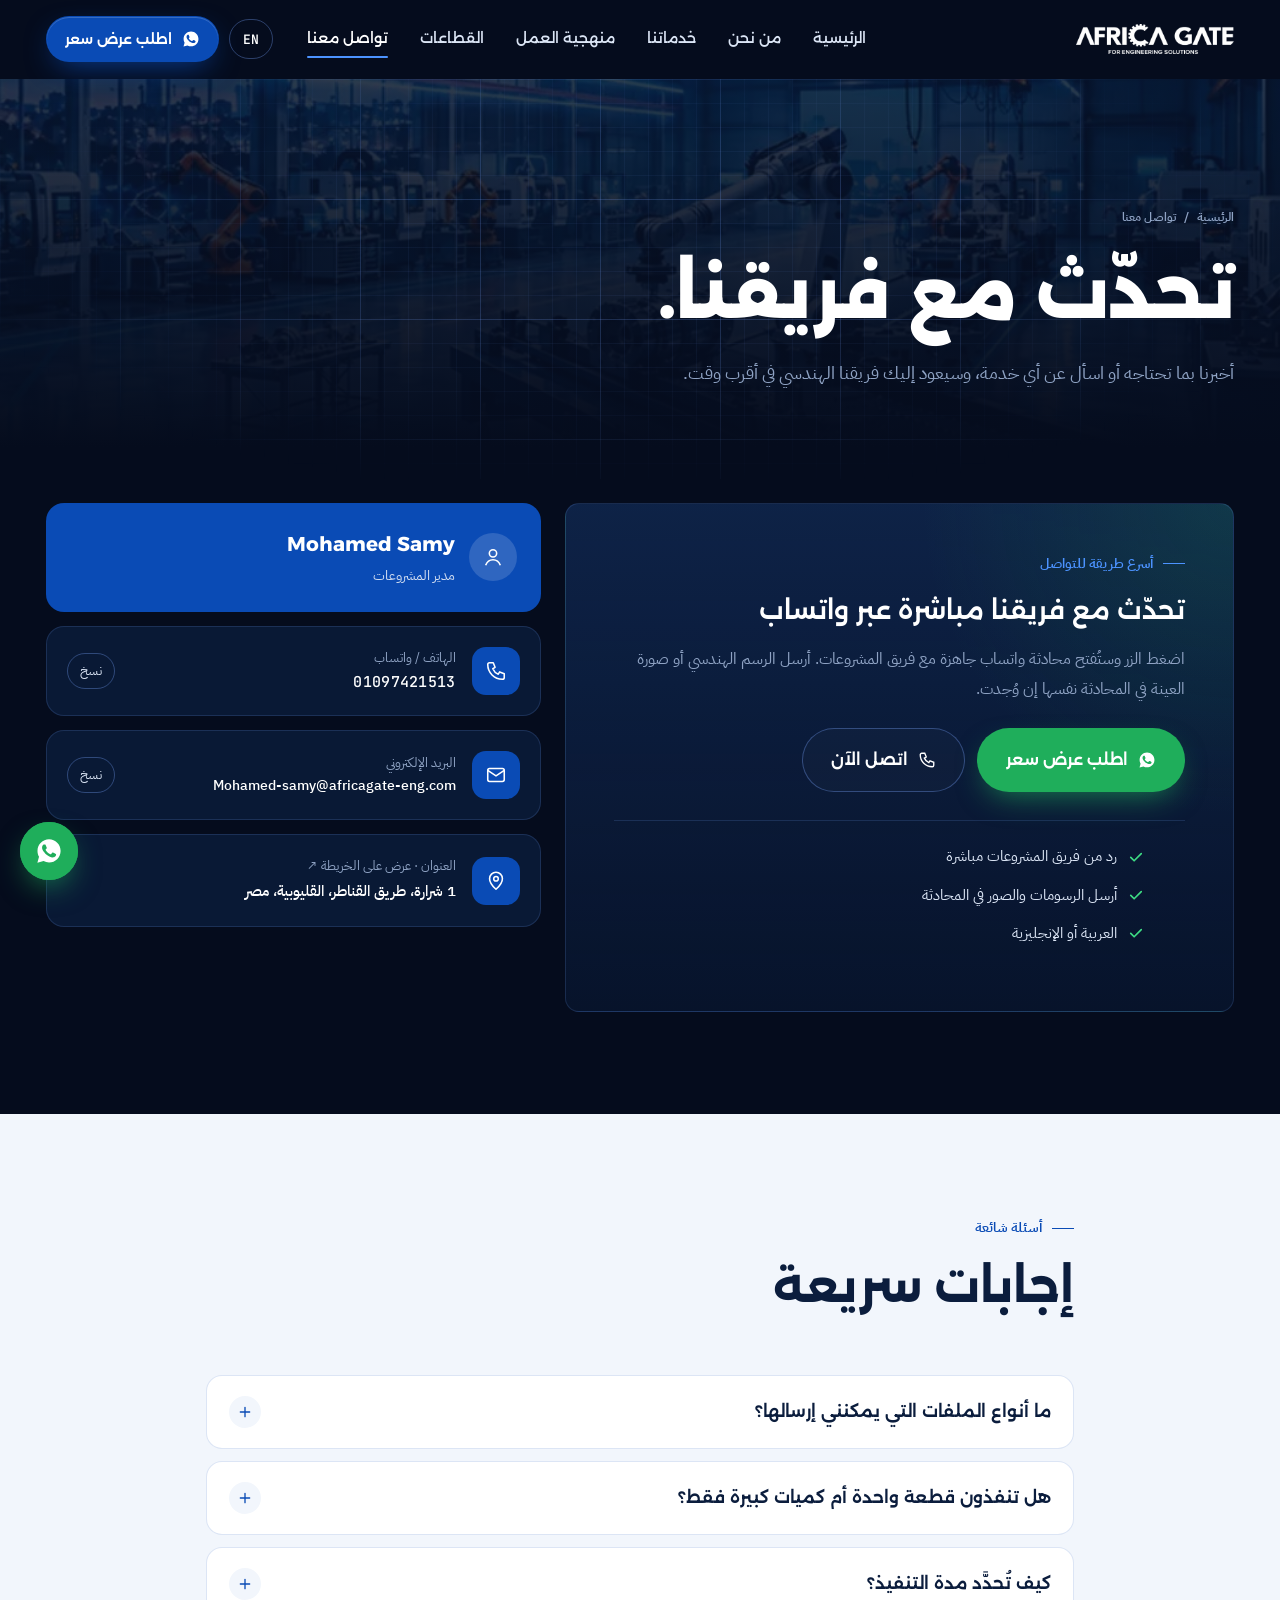
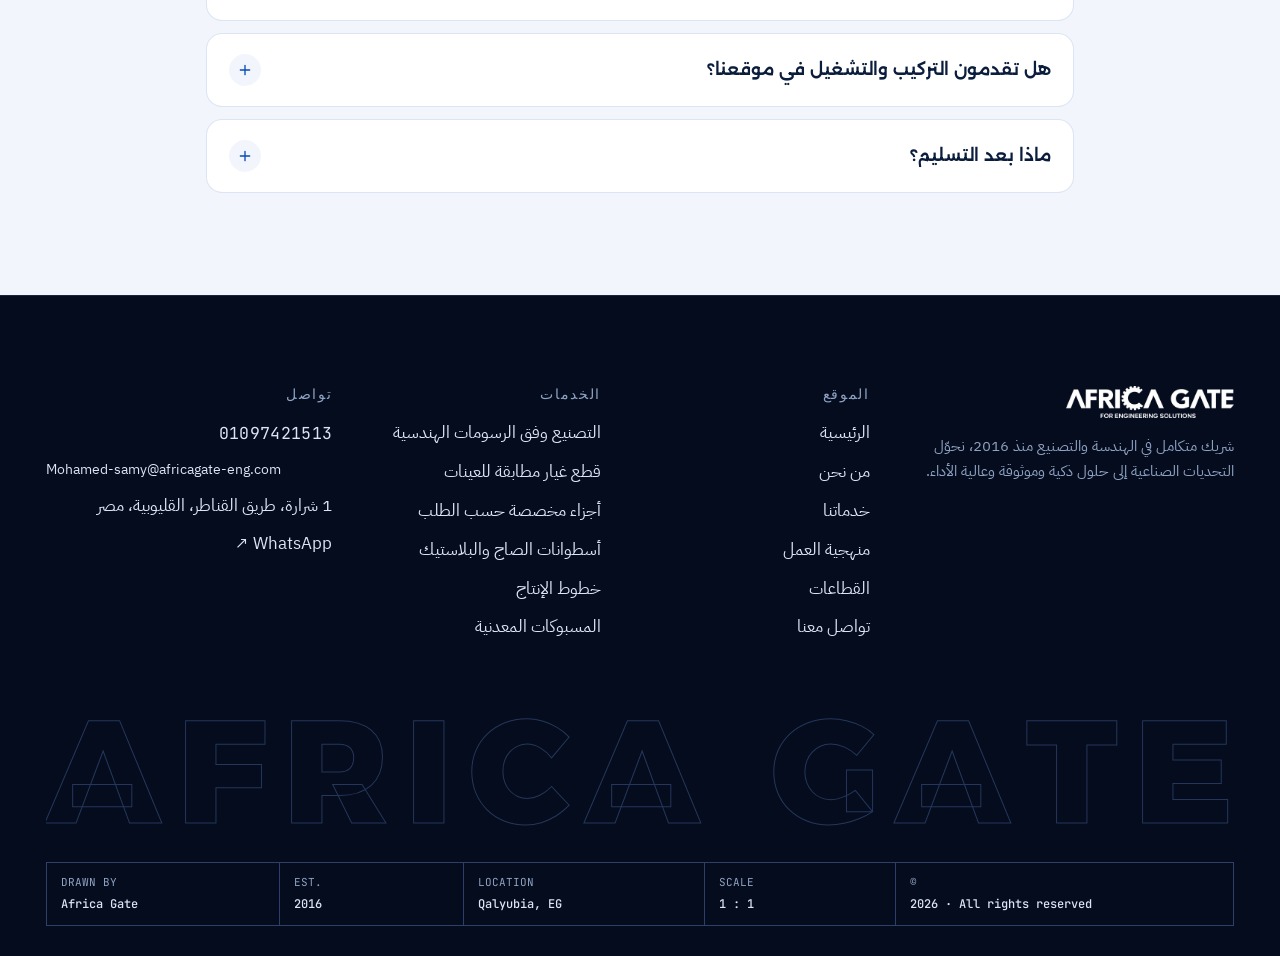
<file: contact.html>
<!doctype html>
<html lang="ar" dir="rtl">
<head>
<meta charset="utf-8">
<script>try{if(sessionStorage.getItem("ag-loaded"))document.documentElement.className+=" no-loader"}catch(e){}</script>
<meta name="viewport" content="width=device-width, initial-scale=1, viewport-fit=cover">
<title data-en="Contact | Africa Gate">تواصل معنا | بوابة أفريقيا</title>
<meta name="claude:viewport-fit-sides" content="cover">
<meta name="description" content="Contact Africa Gate for Engineering Solutions.">
<meta property="og:title" content="Contact | Africa Gate"><meta property="og:description" content="Contact Africa Gate for Engineering Solutions."><meta property="og:image" content="assets/img/smart-factory.webp">
<meta name="theme-color" content="#050c1d">
<link rel="icon" href="assets/img/favicon.png">
<link rel="preconnect" href="https://fonts.googleapis.com"><link rel="preconnect" href="https://fonts.gstatic.com" crossorigin><link rel="stylesheet" href="https://fonts.googleapis.com/css2?family=Alexandria:wght@500;600;700;800&family=IBM+Plex+Sans+Arabic:wght@400;500;600&family=IBM+Plex+Sans:wght@400;500;600&family=JetBrains+Mono:wght@400;500;600&display=swap">
<link rel="stylesheet" href="assets/css/main.css?v=1e154d80">
</head>
<body>
<a class="skip" href="#main" data-en="Skip to content">تخطَّ إلى المحتوى</a>
<div class="loader" aria-hidden="true"><div class="loader-inner"><svg class="gear-spin" viewBox="0 0 200 200" aria-hidden="true" ><path fill="currentColor" fill-rule="evenodd" d="M100.0,16.0 L110.1,2.5 L115.5,3.2 L121.7,18.9 L128.7,21.1 L142.8,11.8 L147.7,14.4 L148.2,31.2 L154.0,35.7 L170.4,31.8 L174.1,35.8 L168.8,51.8 L172.7,58.0 L189.5,60.0 L191.6,65.0 L181.1,78.3 L182.7,85.4 L197.7,93.0 L198.0,98.5 L183.7,107.3 L182.7,114.6 L194.3,126.8 L192.6,132.1 L176.1,135.5 L172.7,142.0 L179.4,157.5 L176.1,161.8 L159.4,159.4 L154.0,164.3 L154.9,181.1 L150.3,184.1 L135.5,176.1 L128.7,178.9 L123.9,195.0 L118.5,196.2 L107.3,183.7 L100.0,184.0 L89.9,197.5 L84.5,196.8 L78.3,181.1 L71.3,178.9 L57.2,188.2 L52.3,185.6 L51.8,168.8 L46.0,164.3 L29.6,168.2 L25.9,164.2 L31.2,148.2 L27.3,142.0 L10.5,140.0 L8.4,135.0 L18.9,121.7 L17.3,114.6 L2.3,107.0 L2.0,101.5 L16.3,92.7 L17.3,85.4 L5.7,73.2 L7.4,67.9 L23.9,64.5 L27.3,58.0 L20.6,42.5 L23.9,38.2 L40.6,40.6 L46.0,35.7 L45.1,18.9 L49.7,15.9 L64.5,23.9 L71.3,21.1 L76.1,5.0 L81.5,3.8 L92.7,16.3Z M152,100 A52,52 0 1,0 48,100 A52,52 0 1,0 152,100Z"/></svg><img src="assets/img/logo-white.png" alt=""><div class="bar"><i></i></div></div></div>
<div class="curtain" aria-hidden="true"><svg class="" viewBox="0 0 200 200" aria-hidden="true" ><path fill="currentColor" fill-rule="evenodd" d="M100.0,16.0 L110.1,2.5 L115.5,3.2 L121.7,18.9 L128.7,21.1 L142.8,11.8 L147.7,14.4 L148.2,31.2 L154.0,35.7 L170.4,31.8 L174.1,35.8 L168.8,51.8 L172.7,58.0 L189.5,60.0 L191.6,65.0 L181.1,78.3 L182.7,85.4 L197.7,93.0 L198.0,98.5 L183.7,107.3 L182.7,114.6 L194.3,126.8 L192.6,132.1 L176.1,135.5 L172.7,142.0 L179.4,157.5 L176.1,161.8 L159.4,159.4 L154.0,164.3 L154.9,181.1 L150.3,184.1 L135.5,176.1 L128.7,178.9 L123.9,195.0 L118.5,196.2 L107.3,183.7 L100.0,184.0 L89.9,197.5 L84.5,196.8 L78.3,181.1 L71.3,178.9 L57.2,188.2 L52.3,185.6 L51.8,168.8 L46.0,164.3 L29.6,168.2 L25.9,164.2 L31.2,148.2 L27.3,142.0 L10.5,140.0 L8.4,135.0 L18.9,121.7 L17.3,114.6 L2.3,107.0 L2.0,101.5 L16.3,92.7 L17.3,85.4 L5.7,73.2 L7.4,67.9 L23.9,64.5 L27.3,58.0 L20.6,42.5 L23.9,38.2 L40.6,40.6 L46.0,35.7 L45.1,18.9 L49.7,15.9 L64.5,23.9 L71.3,21.1 L76.1,5.0 L81.5,3.8 L92.7,16.3Z M152,100 A52,52 0 1,0 48,100 A52,52 0 1,0 152,100Z"/></svg></div>
<div class="sprog" aria-hidden="true"><i></i></div>
<header class="nav"><div class="wrap nav-in">
<a class="logo" href="index.html" aria-label="Africa Gate"><img src="assets/img/logo-white.png" alt="Africa Gate for Engineering Solutions" width="158" height="30"></a>
<nav class="nav-links" aria-label="Main"><a href="index.html" data-en="Home">الرئيسية</a><a href="about.html" data-en="About">من نحن</a><a href="services.html" data-en="Services">خدماتنا</a><a href="process.html" data-en="How we work">منهجية العمل</a><a href="industries.html" data-en="Industries">القطاعات</a><a href="contact.html" data-en="Contact">تواصل معنا</a></nav>
<div class="nav-actions"><button class="lang" type="button">EN</button>
<a class="btn btn-primary nav-cta q-wa" href="https://wa.me/201097421513?text=%D8%A7%D9%84%D8%B3%D9%84%D8%A7%D9%85%20%D8%B9%D9%84%D9%8A%D9%83%D9%85%D8%8C%20%D8%A3%D8%B1%D8%BA%D8%A8%20%D9%81%D9%8A%20%D8%A7%D9%84%D8%A7%D8%B3%D8%AA%D9%81%D8%B3%D8%A7%D8%B1%20%D8%B9%D9%86%20%D8%A7%D9%84%D8%A3%D8%B3%D8%B9%D8%A7%D8%B1." data-wa-ar="https://wa.me/201097421513?text=%D8%A7%D9%84%D8%B3%D9%84%D8%A7%D9%85%20%D8%B9%D9%84%D9%8A%D9%83%D9%85%D8%8C%20%D8%A3%D8%B1%D8%BA%D8%A8%20%D9%81%D9%8A%20%D8%A7%D9%84%D8%A7%D8%B3%D8%AA%D9%81%D8%B3%D8%A7%D8%B1%20%D8%B9%D9%86%20%D8%A7%D9%84%D8%A3%D8%B3%D8%B9%D8%A7%D8%B1." data-wa-en="https://wa.me/201097421513?text=Hello%2C%20I%20would%20like%20to%20ask%20about%20your%20prices." target="_blank" rel="noopener"><svg viewBox="0 0 24 24" aria-hidden="true"><path d="M12.04 2C6.58 2 2.13 6.45 2.13 11.91c0 1.75.46 3.45 1.32 4.95L2.05 22l5.25-1.38a9.9 9.9 0 0 0 4.74 1.21c5.46 0 9.91-4.45 9.91-9.91C21.95 6.45 17.5 2 12.04 2zm5.8 14.03c-.25.69-1.44 1.32-2 1.4-.51.08-1.15.11-1.86-.12-.43-.14-.98-.32-1.68-.62-2.96-1.28-4.89-4.26-5.04-4.46-.15-.2-1.2-1.6-1.2-3.05s.76-2.16 1.03-2.46c.27-.3.59-.37.79-.37h.57c.18 0 .43-.07.67.51.25.59.84 2.04.91 2.19.07.15.12.32.02.52-.1.2-.15.32-.3.49-.15.17-.31.39-.45.52-.15.15-.3.31-.13.61.17.3.77 1.27 1.65 2.05 1.13 1.01 2.09 1.32 2.39 1.47.3.15.47.12.64-.07.17-.2.74-.86.94-1.16.2-.3.39-.25.66-.15.27.1 1.72.81 2.02.96.3.15.49.22.57.34.07.12.07.71-.18 1.4z"/></svg><span data-en="Request a quote">اطلب عرض سعر</span></a>
<button class="burger" type="button" aria-label="Menu" aria-expanded="false"><span></span><span></span><span></span></button></div>
</div></header>
<main id="main">

<section class="phero"><div class="phero-bg"><img class="bgimg" src="assets/img/factory-robots.webp" srcset="assets/img/factory-robots-800.webp 800w, assets/img/factory-robots.webp 1046w" sizes="100vw" alt="" fetchpriority="high" decoding="async"></div><div class="grid-bg"></div><div class="wrap">
<div class="crumbs"><a href="index.html" data-en="Home">الرئيسية</a><span aria-hidden="true">/</span><span data-en="Contact">تواصل معنا</span></div>
<h1 class="h-xl" data-split data-en="Talk to our team.">تحدّث مع فريقنا.</h1>
<p class="lead" data-en="Tell us what you need or ask about any service, and our engineering team will get back to you shortly.">أخبرنا بما تحتاجه أو اسأل عن أي خدمة، وسيعود إليك فريقنا الهندسي في أقرب وقت.</p>
</div></section>
<section class="sec" style="padding-top:24px"><div class="wrap contact-grid">
<div class="direct">
<span class="eyebrow" data-en="The fastest way to reach us">أسرع طريقة للتواصل</span>
<h2 class="h-m" data-en="Talk to our team directly on WhatsApp">تحدّث مع فريقنا مباشرة عبر واتساب</h2>
<p data-en="Tap the button and a WhatsApp chat with our projects team opens, ready to send. Share the drawing or a sample photo in the same chat if you have one.">اضغط الزر وستُفتح محادثة واتساب جاهزة مع فريق المشروعات. أرسل الرسم الهندسي أو صورة العينة في المحادثة نفسها إن وُجدت.</p>
<div class="btn-row"><a class="btn btn-primary btn-wa btn-lg q-wa" href="https://wa.me/201097421513?text=%D8%A7%D9%84%D8%B3%D9%84%D8%A7%D9%85%20%D8%B9%D9%84%D9%8A%D9%83%D9%85%D8%8C%20%D8%A3%D8%B1%D8%BA%D8%A8%20%D9%81%D9%8A%20%D8%A7%D9%84%D8%A7%D8%B3%D8%AA%D9%81%D8%B3%D8%A7%D8%B1%20%D8%B9%D9%86%20%D8%A7%D9%84%D8%A3%D8%B3%D8%B9%D8%A7%D8%B1." data-wa-ar="https://wa.me/201097421513?text=%D8%A7%D9%84%D8%B3%D9%84%D8%A7%D9%85%20%D8%B9%D9%84%D9%8A%D9%83%D9%85%D8%8C%20%D8%A3%D8%B1%D8%BA%D8%A8%20%D9%81%D9%8A%20%D8%A7%D9%84%D8%A7%D8%B3%D8%AA%D9%81%D8%B3%D8%A7%D8%B1%20%D8%B9%D9%86%20%D8%A7%D9%84%D8%A3%D8%B3%D8%B9%D8%A7%D8%B1." data-wa-en="https://wa.me/201097421513?text=Hello%2C%20I%20would%20like%20to%20ask%20about%20your%20prices." target="_blank" rel="noopener"><svg viewBox="0 0 24 24" aria-hidden="true"><path d="M12.04 2C6.58 2 2.13 6.45 2.13 11.91c0 1.75.46 3.45 1.32 4.95L2.05 22l5.25-1.38a9.9 9.9 0 0 0 4.74 1.21c5.46 0 9.91-4.45 9.91-9.91C21.95 6.45 17.5 2 12.04 2zm5.8 14.03c-.25.69-1.44 1.32-2 1.4-.51.08-1.15.11-1.86-.12-.43-.14-.98-.32-1.68-.62-2.96-1.28-4.89-4.26-5.04-4.46-.15-.2-1.2-1.6-1.2-3.05s.76-2.16 1.03-2.46c.27-.3.59-.37.79-.37h.57c.18 0 .43-.07.67.51.25.59.84 2.04.91 2.19.07.15.12.32.02.52-.1.2-.15.32-.3.49-.15.17-.31.39-.45.52-.15.15-.3.31-.13.61.17.3.77 1.27 1.65 2.05 1.13 1.01 2.09 1.32 2.39 1.47.3.15.47.12.64-.07.17-.2.74-.86.94-1.16.2-.3.39-.25.66-.15.27.1 1.72.81 2.02.96.3.15.49.22.57.34.07.12.07.71-.18 1.4z"/></svg><span data-en="Request a quote">اطلب عرض سعر</span></a>
<a class="btn btn-ghost btn-lg" href="tel:+201097421513"><svg viewBox="0 0 24 24" aria-hidden="true"><path d="M5 3h4l2 5-2.5 1.5a11 11 0 0 0 6 6L16 13l5 2v4a2 2 0 0 1-2 2A16 16 0 0 1 3 5a2 2 0 0 1 2-2"/></svg><span data-en="Call now">اتصل الآن</span></a></div>
<ul class="direct-list">
<li><svg viewBox="0 0 24 24" aria-hidden="true"><path d="M5 12.5l4.5 4.5L19 7.5" fill="none" stroke-linecap="round" stroke-linejoin="round"/></svg><span data-en="A direct reply from the projects team">رد من فريق المشروعات مباشرة</span></li>
<li><svg viewBox="0 0 24 24" aria-hidden="true"><path d="M5 12.5l4.5 4.5L19 7.5" fill="none" stroke-linecap="round" stroke-linejoin="round"/></svg><span data-en="Share drawings and photos in the chat">أرسل الرسومات والصور في المحادثة</span></li>
<li><svg viewBox="0 0 24 24" aria-hidden="true"><path d="M5 12.5l4.5 4.5L19 7.5" fill="none" stroke-linecap="round" stroke-linejoin="round"/></svg><span data-en="Arabic or English">العربية أو الإنجليزية</span></li>
</ul>
</div>
<aside class="cards">
<div class="person"><span class="ic"><svg viewBox="0 0 24 24" aria-hidden="true"><circle cx="12" cy="8" r="4"/><path d="M4 21c1.5-4 4.5-6 8-6s6.5 2 8 6"/></svg></span><div><b>Mohamed Samy</b><span data-en="Projects Manager">مدير المشروعات</span></div></div>
<div class="ccard"><span class="ic"><svg viewBox="0 0 24 24" aria-hidden="true"><path d="M5 3h4l2 5-2.5 1.5a11 11 0 0 0 6 6L16 13l5 2v4a2 2 0 0 1-2 2A16 16 0 0 1 3 5a2 2 0 0 1 2-2"/></svg></span><div><small data-en="Phone / WhatsApp">الهاتف / واتساب</small><a class="v mono" href="tel:+201097421513">01097421513</a></div><button type="button" class="copy" data-copy="01097421513" data-en="Copy">نسخ</button></div>
<div class="ccard"><span class="ic"><svg viewBox="0 0 24 24" aria-hidden="true"><rect x="3" y="5" width="18" height="14" rx="2"/><path d="M3 7l9 6 9-6"/></svg></span><div><small data-en="Email">البريد الإلكتروني</small><a class="v em" dir="ltr" href="mailto:Mohamed-samy@africagate-eng.com">Mohamed-samy@africagate-eng.com</a></div><button type="button" class="copy" data-copy="Mohamed-samy@africagate-eng.com" data-en="Copy">نسخ</button></div>
<a class="ccard" href="https://www.google.com/maps/search/?api=1&query=Sharara+Qanater+Road+Qalyubia+Egypt" target="_blank" rel="noopener"><span class="ic"><svg viewBox="0 0 24 24" aria-hidden="true"><path d="M12 21s-7-6.2-7-11.5A7 7 0 0 1 19 9.5C19 14.8 12 21 12 21z"/><circle cx="12" cy="9.5" r="2.5"/></svg></span><div><small data-en="Address · view on map ↗">العنوان · عرض على الخريطة ↗</small><span class="v" data-en="1 Sharara, Qanater Road, Qalyubia, Egypt">1 شرارة، طريق القناطر، القليوبية، مصر</span></div></a>
</aside>
</div></section>
<section class="sec paper"><div class="wrap faq-wrap"><div class="sec-head"><span class="eyebrow" data-en="FAQ">أسئلة شائعة</span><h2 class="h-l" data-split data-en="Quick answers">إجابات سريعة</h2></div>
<div class="faq"><details class="faq-item"><summary><span data-en="Which file types can I send?">ما أنواع الملفات التي يمكنني إرسالها؟</span><i class="pm"><svg viewBox="0 0 24 24" aria-hidden="true"><path d="M12 5v14M5 12h14"/></svg></i></summary><div class="faq-a"><p data-en="We accept PDF, DWG, DXF, STEP and IGES files. You can also send clear photos of a sample with its key dimensions.">نستقبل ملفات PDF وDWG وDXF وSTEP وIGES، ويمكنك أيضًا إرسال صور واضحة للعينة مع أبعادها الأساسية.</p></div></details><details class="faq-item"><summary><span data-en="Do you make single parts or only large quantities?">هل تنفذون قطعة واحدة أم كميات كبيرة فقط؟</span><i class="pm"><svg viewBox="0 0 24 24" aria-hidden="true"><path d="M12 5v14M5 12h14"/></svg></i></summary><div class="faq-a"><p data-en="We handle one-off parts, prototypes and series production. The right execution track is set after technical review.">نعمل على المشروعات الفردية والنماذج الأولية والإنتاج الكمي، ويُحدَّد مسار التنفيذ المناسب بعد المراجعة الفنية.</p></div></details><details class="faq-item"><summary><span data-en="How is the lead time set?">كيف تُحدَّد مدة التنفيذ؟</span><i class="pm"><svg viewBox="0 0 24 24" aria-hidden="true"><path d="M12 5v14M5 12h14"/></svg></i></summary><div class="faq-a"><p data-en="After an initial technical review and resource assessment, we agree with you on specifications, deliverables and timeline before work starts.">بعد الفحص الفني الأولي وتقييم الموارد، نتفق معك على المواصفات والمخرجات والجدول الزمني قبل بدء التنفيذ.</p></div></details><details class="faq-item"><summary><span data-en="Do you install and commission on site?">هل تقدمون التركيب والتشغيل في موقعنا؟</span><i class="pm"><svg viewBox="0 0 24 24" aria-hidden="true"><path d="M12 5v14M5 12h14"/></svg></i></summary><div class="faq-a"><p data-en="Yes. For machinery and production lines, our engineering team handles installation, utility hookup, Site Acceptance Testing (SAT) and operator training.">نعم، في مشروعات الماكينات وخطوط الإنتاج يتولى فريقنا الهندسي التركيب وربط المرافق واختبار القبول في الموقع (SAT) وتدريب المشغلين.</p></div></details><details class="faq-item"><summary><span data-en="What happens after delivery?">ماذا بعد التسليم؟</span><i class="pm"><svg viewBox="0 0 24 24" aria-hidden="true"><path d="M12 5v14M5 12h14"/></svg></i></summary><div class="faq-a"><p data-en="The project closes with a signed acceptance certificate, followed by after-sales support and warranty terms.">يُغلَق المشروع بشهادة قبول موقّعة، وتبدأ خدمات ما بعد البيع وشروط الضمان.</p></div></details></div></div></section>
</main>
<footer class="foot"><div class="wrap">
<div class="foot-grid">
<div><a class="logo" href="index.html"><img src="assets/img/logo-white.png" alt="Africa Gate" width="168" height="32"></a>
<p class="about" data-en="An integrated engineering and manufacturing partner since 2016, turning industrial challenges into smart, reliable, high-performance solutions.">شريك متكامل في الهندسة والتصنيع منذ 2016، نحوّل التحديات الصناعية إلى حلول ذكية وموثوقة وعالية الأداء.</p></div>
<div><h4 data-en="Site">الموقع</h4><ul><li><a href="index.html" data-en="Home">الرئيسية</a></li><li><a href="about.html" data-en="About">من نحن</a></li><li><a href="services.html" data-en="Services">خدماتنا</a></li><li><a href="process.html" data-en="How we work">منهجية العمل</a></li><li><a href="industries.html" data-en="Industries">القطاعات</a></li><li><a href="contact.html" data-en="Contact">تواصل معنا</a></li></ul></div>
<div><h4 data-en="Services">الخدمات</h4><ul><li><a href="services.html#s1" data-en="Manufacturing to Drawings">التصنيع وفق الرسومات الهندسية</a></li><li><a href="services.html#s2" data-en="Spare Parts Matched to Samples">قطع غيار مطابقة للعينات</a></li><li><a href="services.html#s3" data-en="Custom-Made Parts">أجزاء مخصصة حسب الطلب</a></li><li><a href="services.html#s4" data-en="Steel &amp; Plastic Cylinders">أسطوانات الصاج والبلاستيك</a></li><li><a href="services.html#s5" data-en="Production Lines">خطوط الإنتاج</a></li><li><a href="services.html#s6" data-en="Metal Castings">المسبوكات المعدنية</a></li></ul></div>
<div><h4 data-en="Contact">تواصل</h4><ul>
<li class="mono">01097421513</li><li class="em">Mohamed-samy@africagate-eng.com</li><li><span data-en="1 Sharara, Qanater Road, Qalyubia, Egypt">1 شرارة، طريق القناطر، القليوبية، مصر</span></li>
<li><a href="https://wa.me/201097421513?text=%D8%A7%D9%84%D8%B3%D9%84%D8%A7%D9%85%20%D8%B9%D9%84%D9%8A%D9%83%D9%85%D8%8C%20%D8%A3%D8%B1%D8%BA%D8%A8%20%D9%81%D9%8A%20%D8%A7%D9%84%D8%A7%D8%B3%D8%AA%D9%81%D8%B3%D8%A7%D8%B1%20%D8%B9%D9%86%20%D8%AE%D8%AF%D9%85%D8%A7%D8%AA%D9%83%D9%85." data-wa-ar="https://wa.me/201097421513?text=%D8%A7%D9%84%D8%B3%D9%84%D8%A7%D9%85%20%D8%B9%D9%84%D9%8A%D9%83%D9%85%D8%8C%20%D8%A3%D8%B1%D8%BA%D8%A8%20%D9%81%D9%8A%20%D8%A7%D9%84%D8%A7%D8%B3%D8%AA%D9%81%D8%B3%D8%A7%D8%B1%20%D8%B9%D9%86%20%D8%AE%D8%AF%D9%85%D8%A7%D8%AA%D9%83%D9%85." data-wa-en="https://wa.me/201097421513?text=Hello%2C%20I%20would%20like%20to%20ask%20about%20your%20services." target="_blank" rel="noopener">WhatsApp ↗</a></li></ul></div>
</div>
<div class="bigmark" aria-hidden="true"><span>A</span><span>F</span><span>R</span><span>I</span><span>C</span><span>A</span><span>&nbsp;</span><span>G</span><span>A</span><span>T</span><span>E</span></div>
<div class="tblock"><div>DRAWN BY<b>Africa Gate</b></div><div>EST.<b>2016</b></div><div>LOCATION<b>Qalyubia, EG</b></div><div>SCALE<b>1 : 1</b></div><div>©<b>2026 · All rights reserved</b></div></div>
</div></footer>
<a class="wa" href="https://wa.me/201097421513?text=%D8%A7%D9%84%D8%B3%D9%84%D8%A7%D9%85%20%D8%B9%D9%84%D9%8A%D9%83%D9%85%D8%8C%20%D8%A3%D8%B1%D8%BA%D8%A8%20%D9%81%D9%8A%20%D8%A7%D9%84%D8%A7%D8%B3%D8%AA%D9%81%D8%B3%D8%A7%D8%B1%20%D8%B9%D9%86%20%D8%AE%D8%AF%D9%85%D8%A7%D8%AA%D9%83%D9%85." data-wa-ar="https://wa.me/201097421513?text=%D8%A7%D9%84%D8%B3%D9%84%D8%A7%D9%85%20%D8%B9%D9%84%D9%8A%D9%83%D9%85%D8%8C%20%D8%A3%D8%B1%D8%BA%D8%A8%20%D9%81%D9%8A%20%D8%A7%D9%84%D8%A7%D8%B3%D8%AA%D9%81%D8%B3%D8%A7%D8%B1%20%D8%B9%D9%86%20%D8%AE%D8%AF%D9%85%D8%A7%D8%AA%D9%83%D9%85." data-wa-en="https://wa.me/201097421513?text=Hello%2C%20I%20would%20like%20to%20ask%20about%20your%20services." target="_blank" rel="noopener" aria-label="WhatsApp"><svg viewBox="0 0 24 24" aria-hidden="true"><path d="M12.04 2C6.58 2 2.13 6.45 2.13 11.91c0 1.75.46 3.45 1.32 4.95L2.05 22l5.25-1.38a9.9 9.9 0 0 0 4.74 1.21c5.46 0 9.91-4.45 9.91-9.91C21.95 6.45 17.5 2 12.04 2zm5.8 14.03c-.25.69-1.44 1.32-2 1.4-.51.08-1.15.11-1.86-.12-.43-.14-.98-.32-1.68-.62-2.96-1.28-4.89-4.26-5.04-4.46-.15-.2-1.2-1.6-1.2-3.05s.76-2.16 1.03-2.46c.27-.3.59-.37.79-.37h.57c.18 0 .43-.07.67.51.25.59.84 2.04.91 2.19.07.15.12.32.02.52-.1.2-.15.32-.3.49-.15.17-.31.39-.45.52-.15.15-.3.31-.13.61.17.3.77 1.27 1.65 2.05 1.13 1.01 2.09 1.32 2.39 1.47.3.15.47.12.64-.07.17-.2.74-.86.94-1.16.2-.3.39-.25.66-.15.27.1 1.72.81 2.02.96.3.15.49.22.57.34.07.12.07.71-.18 1.4z"/></svg></a>
<svg width="0" height="0" style="position:absolute" aria-hidden="true"><defs><clipPath id="gearclip" clipPathUnits="objectBoundingBox"><path transform="scale(0.005)" d="M100.0,16.0 L110.1,2.5 L115.5,3.2 L121.7,18.9 L128.7,21.1 L142.8,11.8 L147.7,14.4 L148.2,31.2 L154.0,35.7 L170.4,31.8 L174.1,35.8 L168.8,51.8 L172.7,58.0 L189.5,60.0 L191.6,65.0 L181.1,78.3 L182.7,85.4 L197.7,93.0 L198.0,98.5 L183.7,107.3 L182.7,114.6 L194.3,126.8 L192.6,132.1 L176.1,135.5 L172.7,142.0 L179.4,157.5 L176.1,161.8 L159.4,159.4 L154.0,164.3 L154.9,181.1 L150.3,184.1 L135.5,176.1 L128.7,178.9 L123.9,195.0 L118.5,196.2 L107.3,183.7 L100.0,184.0 L89.9,197.5 L84.5,196.8 L78.3,181.1 L71.3,178.9 L57.2,188.2 L52.3,185.6 L51.8,168.8 L46.0,164.3 L29.6,168.2 L25.9,164.2 L31.2,148.2 L27.3,142.0 L10.5,140.0 L8.4,135.0 L18.9,121.7 L17.3,114.6 L2.3,107.0 L2.0,101.5 L16.3,92.7 L17.3,85.4 L5.7,73.2 L7.4,67.9 L23.9,64.5 L27.3,58.0 L20.6,42.5 L23.9,38.2 L40.6,40.6 L46.0,35.7 L45.1,18.9 L49.7,15.9 L64.5,23.9 L71.3,21.1 L76.1,5.0 L81.5,3.8 L92.7,16.3Z"/></clipPath></defs></svg>
<script src="assets/js/vendor/gsap.min.js"></script>
<script src="assets/js/vendor/ScrollTrigger.min.js"></script>
<script src="assets/js/main.js?v=1e154d80"></script>
<script src="assets/js/motion.js?v=1e154d80"></script>
</body>
</html>
</file>
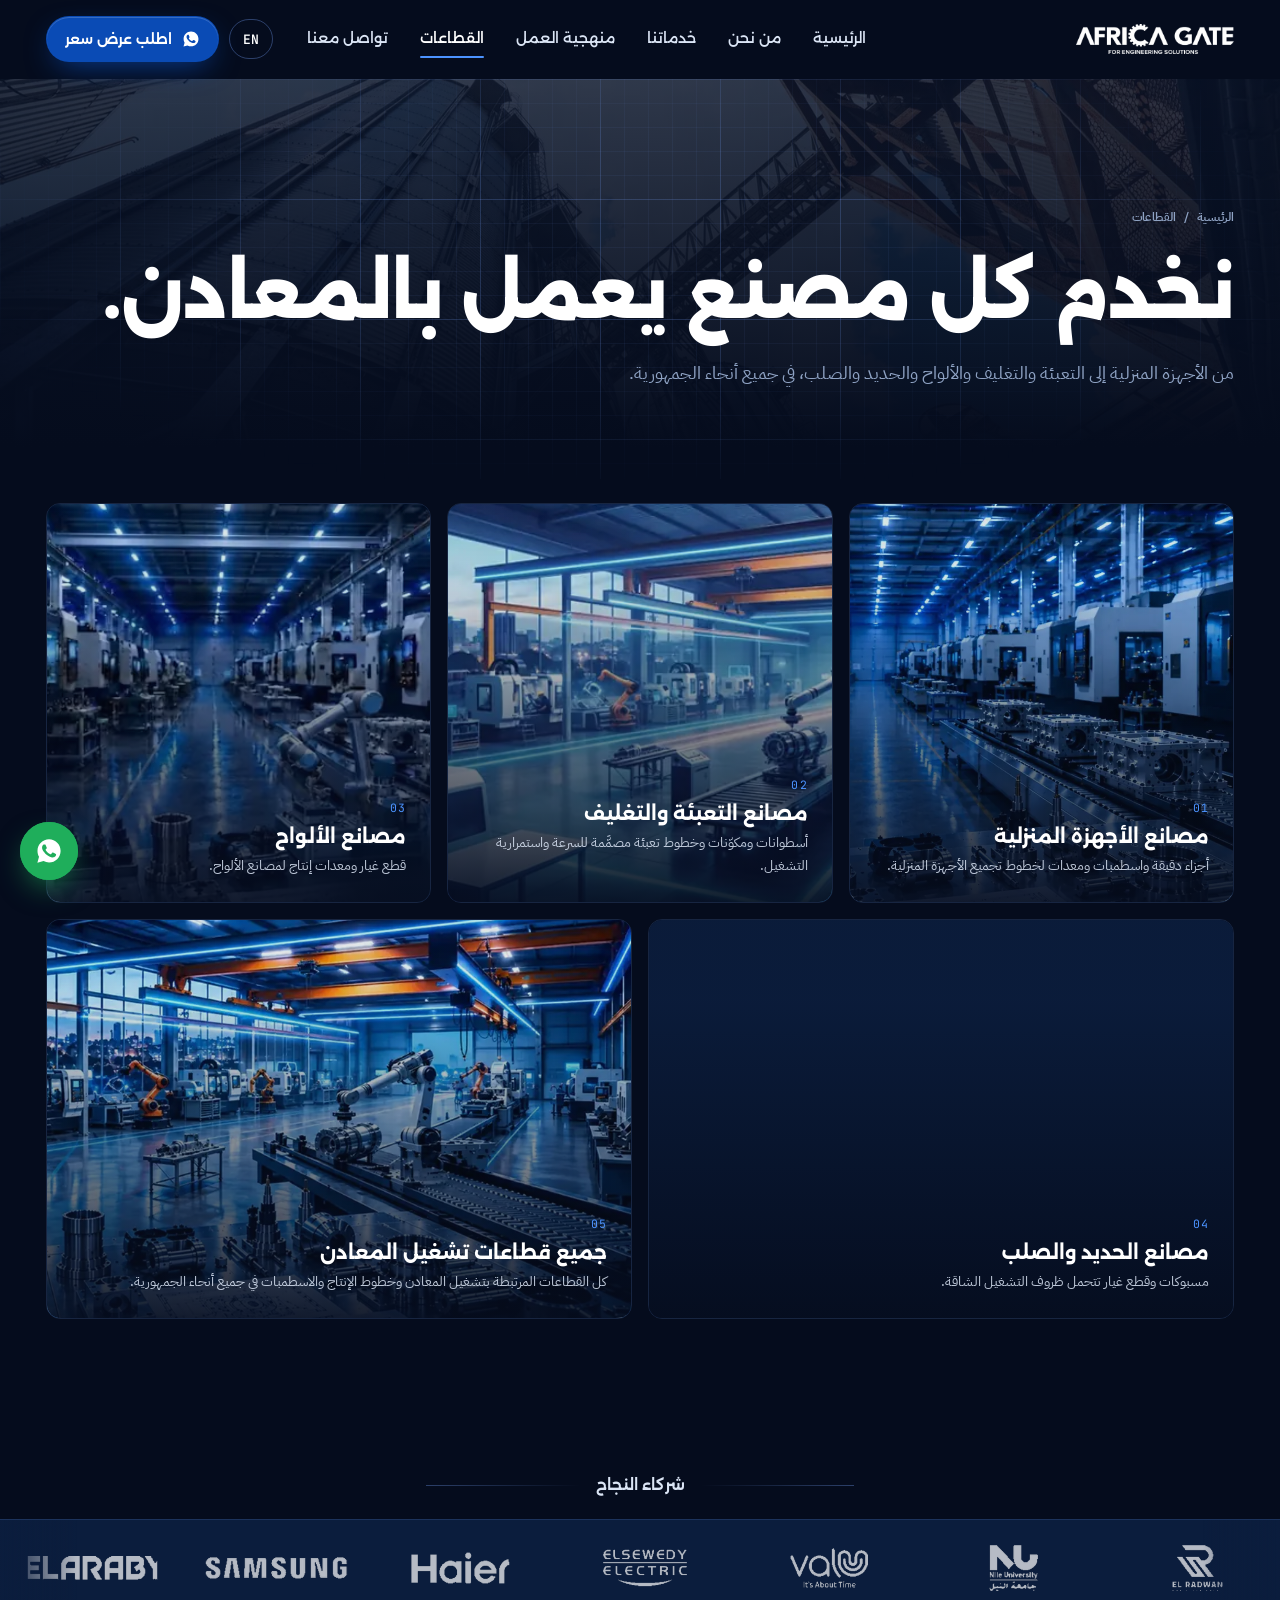
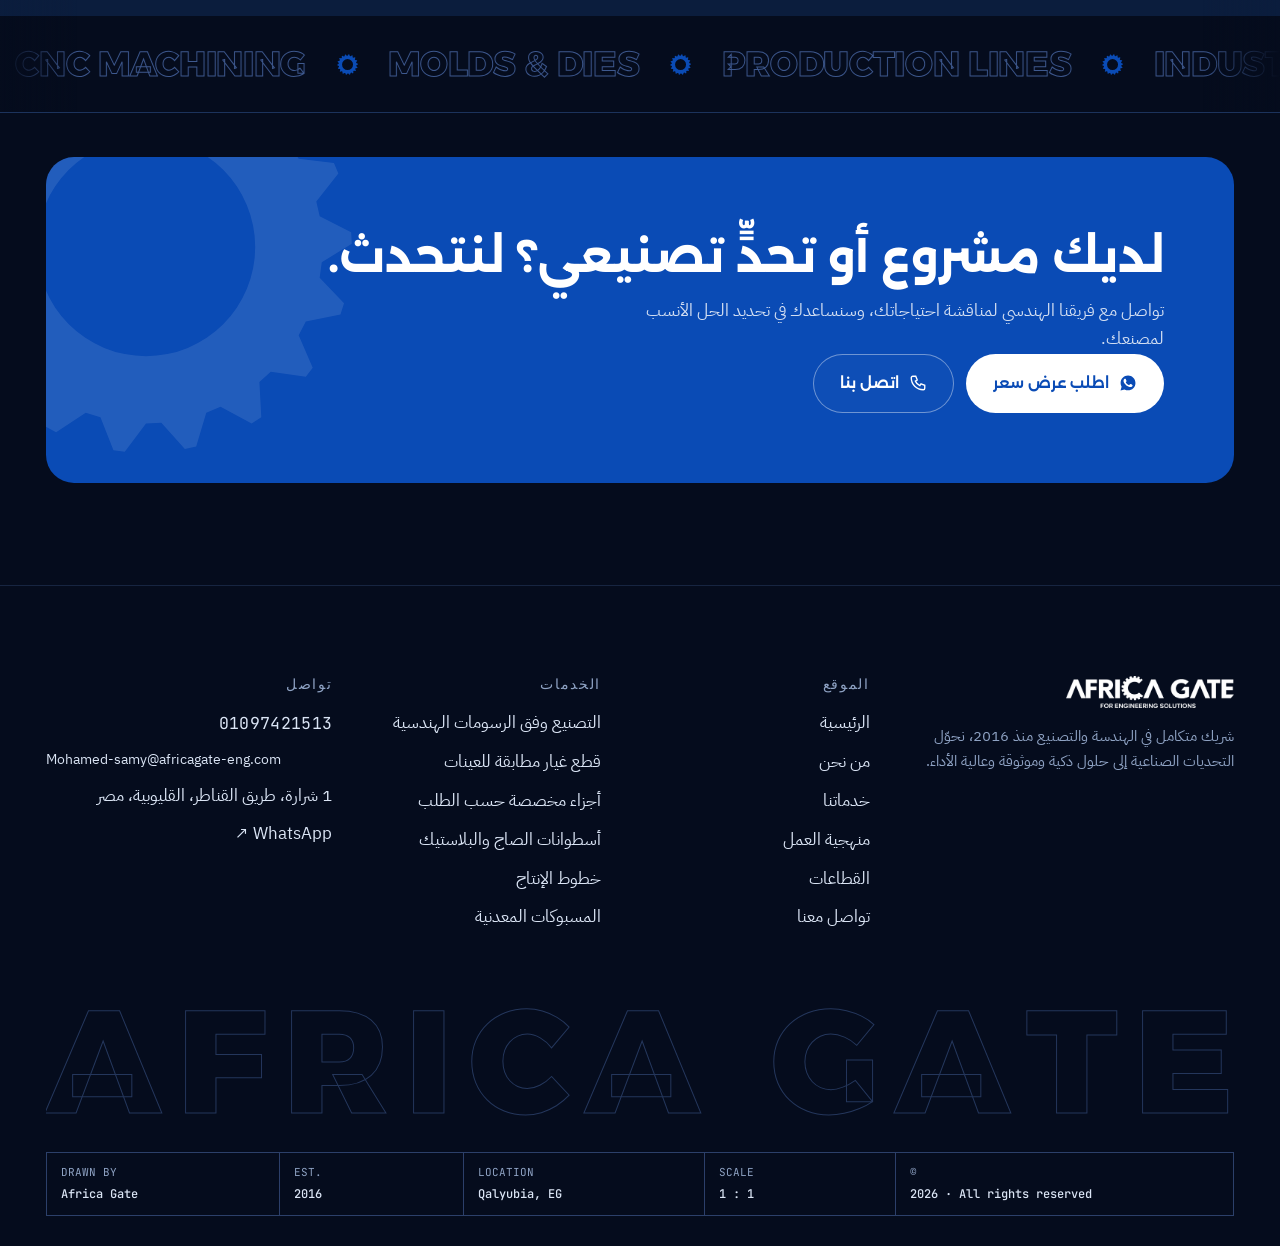
<file: industries.html>
<!doctype html>
<html lang="ar" dir="rtl">
<head>
<meta charset="utf-8">
<script>try{if(sessionStorage.getItem("ag-loaded"))document.documentElement.className+=" no-loader"}catch(e){}</script>
<meta name="viewport" content="width=device-width, initial-scale=1, viewport-fit=cover">
<title data-en="Industries | Africa Gate">القطاعات | بوابة أفريقيا</title>
<meta name="claude:viewport-fit-sides" content="cover">
<meta name="description" content="Industries we serve: home appliances, packaging, panels, iron and steel, and all metal processing.">
<meta property="og:title" content="Industries | Africa Gate"><meta property="og:description" content="Industries we serve: home appliances, packaging, panels, iron and steel, and all metal processing."><meta property="og:image" content="assets/img/smart-factory.webp">
<meta name="theme-color" content="#050c1d">
<link rel="icon" href="assets/img/favicon.png">
<link rel="preconnect" href="https://fonts.googleapis.com"><link rel="preconnect" href="https://fonts.gstatic.com" crossorigin><link rel="stylesheet" href="https://fonts.googleapis.com/css2?family=Alexandria:wght@500;600;700;800&family=IBM+Plex+Sans+Arabic:wght@400;500;600&family=IBM+Plex+Sans:wght@400;500;600&family=JetBrains+Mono:wght@400;500;600&display=swap">
<link rel="stylesheet" href="assets/css/main.css?v=1e154d80">
</head>
<body>
<a class="skip" href="#main" data-en="Skip to content">تخطَّ إلى المحتوى</a>
<div class="loader" aria-hidden="true"><div class="loader-inner"><svg class="gear-spin" viewBox="0 0 200 200" aria-hidden="true" ><path fill="currentColor" fill-rule="evenodd" d="M100.0,16.0 L110.1,2.5 L115.5,3.2 L121.7,18.9 L128.7,21.1 L142.8,11.8 L147.7,14.4 L148.2,31.2 L154.0,35.7 L170.4,31.8 L174.1,35.8 L168.8,51.8 L172.7,58.0 L189.5,60.0 L191.6,65.0 L181.1,78.3 L182.7,85.4 L197.7,93.0 L198.0,98.5 L183.7,107.3 L182.7,114.6 L194.3,126.8 L192.6,132.1 L176.1,135.5 L172.7,142.0 L179.4,157.5 L176.1,161.8 L159.4,159.4 L154.0,164.3 L154.9,181.1 L150.3,184.1 L135.5,176.1 L128.7,178.9 L123.9,195.0 L118.5,196.2 L107.3,183.7 L100.0,184.0 L89.9,197.5 L84.5,196.8 L78.3,181.1 L71.3,178.9 L57.2,188.2 L52.3,185.6 L51.8,168.8 L46.0,164.3 L29.6,168.2 L25.9,164.2 L31.2,148.2 L27.3,142.0 L10.5,140.0 L8.4,135.0 L18.9,121.7 L17.3,114.6 L2.3,107.0 L2.0,101.5 L16.3,92.7 L17.3,85.4 L5.7,73.2 L7.4,67.9 L23.9,64.5 L27.3,58.0 L20.6,42.5 L23.9,38.2 L40.6,40.6 L46.0,35.7 L45.1,18.9 L49.7,15.9 L64.5,23.9 L71.3,21.1 L76.1,5.0 L81.5,3.8 L92.7,16.3Z M152,100 A52,52 0 1,0 48,100 A52,52 0 1,0 152,100Z"/></svg><img src="assets/img/logo-white.png" alt=""><div class="bar"><i></i></div></div></div>
<div class="curtain" aria-hidden="true"><svg class="" viewBox="0 0 200 200" aria-hidden="true" ><path fill="currentColor" fill-rule="evenodd" d="M100.0,16.0 L110.1,2.5 L115.5,3.2 L121.7,18.9 L128.7,21.1 L142.8,11.8 L147.7,14.4 L148.2,31.2 L154.0,35.7 L170.4,31.8 L174.1,35.8 L168.8,51.8 L172.7,58.0 L189.5,60.0 L191.6,65.0 L181.1,78.3 L182.7,85.4 L197.7,93.0 L198.0,98.5 L183.7,107.3 L182.7,114.6 L194.3,126.8 L192.6,132.1 L176.1,135.5 L172.7,142.0 L179.4,157.5 L176.1,161.8 L159.4,159.4 L154.0,164.3 L154.9,181.1 L150.3,184.1 L135.5,176.1 L128.7,178.9 L123.9,195.0 L118.5,196.2 L107.3,183.7 L100.0,184.0 L89.9,197.5 L84.5,196.8 L78.3,181.1 L71.3,178.9 L57.2,188.2 L52.3,185.6 L51.8,168.8 L46.0,164.3 L29.6,168.2 L25.9,164.2 L31.2,148.2 L27.3,142.0 L10.5,140.0 L8.4,135.0 L18.9,121.7 L17.3,114.6 L2.3,107.0 L2.0,101.5 L16.3,92.7 L17.3,85.4 L5.7,73.2 L7.4,67.9 L23.9,64.5 L27.3,58.0 L20.6,42.5 L23.9,38.2 L40.6,40.6 L46.0,35.7 L45.1,18.9 L49.7,15.9 L64.5,23.9 L71.3,21.1 L76.1,5.0 L81.5,3.8 L92.7,16.3Z M152,100 A52,52 0 1,0 48,100 A52,52 0 1,0 152,100Z"/></svg></div>
<div class="sprog" aria-hidden="true"><i></i></div>
<header class="nav"><div class="wrap nav-in">
<a class="logo" href="index.html" aria-label="Africa Gate"><img src="assets/img/logo-white.png" alt="Africa Gate for Engineering Solutions" width="158" height="30"></a>
<nav class="nav-links" aria-label="Main"><a href="index.html" data-en="Home">الرئيسية</a><a href="about.html" data-en="About">من نحن</a><a href="services.html" data-en="Services">خدماتنا</a><a href="process.html" data-en="How we work">منهجية العمل</a><a href="industries.html" data-en="Industries">القطاعات</a><a href="contact.html" data-en="Contact">تواصل معنا</a></nav>
<div class="nav-actions"><button class="lang" type="button">EN</button>
<a class="btn btn-primary nav-cta q-wa" href="https://wa.me/201097421513?text=%D8%A7%D9%84%D8%B3%D9%84%D8%A7%D9%85%20%D8%B9%D9%84%D9%8A%D9%83%D9%85%D8%8C%20%D8%A3%D8%B1%D8%BA%D8%A8%20%D9%81%D9%8A%20%D8%A7%D9%84%D8%A7%D8%B3%D8%AA%D9%81%D8%B3%D8%A7%D8%B1%20%D8%B9%D9%86%20%D8%A7%D9%84%D8%A3%D8%B3%D8%B9%D8%A7%D8%B1." data-wa-ar="https://wa.me/201097421513?text=%D8%A7%D9%84%D8%B3%D9%84%D8%A7%D9%85%20%D8%B9%D9%84%D9%8A%D9%83%D9%85%D8%8C%20%D8%A3%D8%B1%D8%BA%D8%A8%20%D9%81%D9%8A%20%D8%A7%D9%84%D8%A7%D8%B3%D8%AA%D9%81%D8%B3%D8%A7%D8%B1%20%D8%B9%D9%86%20%D8%A7%D9%84%D8%A3%D8%B3%D8%B9%D8%A7%D8%B1." data-wa-en="https://wa.me/201097421513?text=Hello%2C%20I%20would%20like%20to%20ask%20about%20your%20prices." target="_blank" rel="noopener"><svg viewBox="0 0 24 24" aria-hidden="true"><path d="M12.04 2C6.58 2 2.13 6.45 2.13 11.91c0 1.75.46 3.45 1.32 4.95L2.05 22l5.25-1.38a9.9 9.9 0 0 0 4.74 1.21c5.46 0 9.91-4.45 9.91-9.91C21.95 6.45 17.5 2 12.04 2zm5.8 14.03c-.25.69-1.44 1.32-2 1.4-.51.08-1.15.11-1.86-.12-.43-.14-.98-.32-1.68-.62-2.96-1.28-4.89-4.26-5.04-4.46-.15-.2-1.2-1.6-1.2-3.05s.76-2.16 1.03-2.46c.27-.3.59-.37.79-.37h.57c.18 0 .43-.07.67.51.25.59.84 2.04.91 2.19.07.15.12.32.02.52-.1.2-.15.32-.3.49-.15.17-.31.39-.45.52-.15.15-.3.31-.13.61.17.3.77 1.27 1.65 2.05 1.13 1.01 2.09 1.32 2.39 1.47.3.15.47.12.64-.07.17-.2.74-.86.94-1.16.2-.3.39-.25.66-.15.27.1 1.72.81 2.02.96.3.15.49.22.57.34.07.12.07.71-.18 1.4z"/></svg><span data-en="Request a quote">اطلب عرض سعر</span></a>
<button class="burger" type="button" aria-label="Menu" aria-expanded="false"><span></span><span></span><span></span></button></div>
</div></header>
<main id="main">

<section class="phero"><div class="phero-bg"><img class="bgimg" src="assets/img/steel-plant.webp" srcset="assets/img/steel-plant-800.webp 800w, assets/img/steel-plant.webp 1600w" sizes="100vw" alt="" fetchpriority="high" decoding="async"></div><div class="grid-bg"></div><div class="wrap">
<div class="crumbs"><a href="index.html" data-en="Home">الرئيسية</a><span aria-hidden="true">/</span><span data-en="Industries">القطاعات</span></div>
<h1 class="h-xl" data-split data-en="We serve every plant that works with metal.">نخدم كل مصنع يعمل بالمعادن.</h1>
<p class="lead" data-en="From home appliances to packaging, panels, iron and steel, across Egypt.">من الأجهزة المنزلية إلى التعبئة والتغليف والألواح والحديد والصلب، في جميع أنحاء الجمهورية.</p>
</div></section>
<section class="sec" style="padding-top:24px"><div class="wrap"><div class="ind-grid" data-stagger><a class="ind " style="min-height:400px" href="contact.html"><div class="ind-img"><img src="assets/img/factory-cnc-line-800.webp" srcset="assets/img/factory-cnc-line-800.webp 800w, assets/img/factory-cnc-line.webp 1095w" sizes="(max-width:900px) 100vw, 50vw" alt="" loading="lazy" decoding="async"></div><div class="in"><span class="tag mono">01</span><h3 data-en="Home Appliance Plants">مصانع الأجهزة المنزلية</h3><p data-en="Precision parts, dies and equipment for appliance assembly lines.">أجزاء دقيقة واسطمبات ومعدات لخطوط تجميع الأجهزة المنزلية.</p></div></a><a class="ind " style="min-height:400px" href="contact.html"><div class="ind-img"><img src="assets/img/smart-factory-800.webp" srcset="assets/img/smart-factory-800.webp 800w, assets/img/smart-factory.webp 1600w" sizes="(max-width:900px) 100vw, 50vw" alt="" loading="lazy" decoding="async"></div><div class="in"><span class="tag mono">02</span><h3 data-en="Packaging &amp; Filling Plants">مصانع التعبئة والتغليف</h3><p data-en="Cylinders, components and filling lines built for speed and uptime.">أسطوانات ومكوّنات وخطوط تعبئة مصمَّمة للسرعة واستمرارية التشغيل.</p></div></a><a class="ind " style="min-height:400px" href="contact.html"><div class="ind-img"><img src="assets/img/mission-cnc-hall-800.webp" srcset="assets/img/mission-cnc-hall-800.webp 800w, assets/img/mission-cnc-hall.webp 1600w" sizes="(max-width:900px) 100vw, 50vw" alt="" loading="lazy" decoding="async"></div><div class="in"><span class="tag mono">03</span><h3 data-en="Panel Plants">مصانع الألواح</h3><p data-en="Spare parts and production equipment for panel manufacturers.">قطع غيار ومعدات إنتاج لمصانع الألواح.</p></div></a><a class="ind wide" style="min-height:400px" href="contact.html"><div class="ind-img"><img src="assets/img/steel-plant-800.webp" srcset="assets/img/steel-plant-800.webp 800w, assets/img/steel-plant.webp 1600w" sizes="(max-width:900px) 100vw, 50vw" alt="" loading="lazy" decoding="async"></div><div class="in"><span class="tag mono">04</span><h3 data-en="Iron &amp; Steel Plants">مصانع الحديد والصلب</h3><p data-en="Castings and spare parts that withstand heavy-duty operation.">مسبوكات وقطع غيار تتحمل ظروف التشغيل الشاقة.</p></div></a><a class="ind wide" style="min-height:400px" href="contact.html"><div class="ind-img"><img src="assets/img/factory-robots-800.webp" srcset="assets/img/factory-robots-800.webp 800w, assets/img/factory-robots.webp 1046w" sizes="(max-width:900px) 100vw, 50vw" alt="" loading="lazy" decoding="async"></div><div class="in"><span class="tag mono">05</span><h3 data-en="All Metal-Processing Sectors">جميع قطاعات تشغيل المعادن</h3><p data-en="Every sector tied to metal processing, production lines and dies, across Egypt.">كل القطاعات المرتبطة بتشغيل المعادن وخطوط الإنتاج والاسطمبات في جميع أنحاء الجمهورية.</p></div></a></div></div></section>
<div class="mq-head"><span class="mq-title" data-en="Trusted by">شركاء النجاح</span></div>
<section class="mq-sec" aria-label="Partners">
<div class="mq-row mq-logos"><div class="marquee" data-mq="1"><div class="marquee-track"><img src="assets/img/partners/elaraby.png" alt="elaraby" width="300" height="100" decoding="async"><img src="assets/img/partners/samsung.png" alt="samsung" width="300" height="100" decoding="async"><img src="assets/img/partners/haier.png" alt="haier" width="300" height="100" decoding="async"><img src="assets/img/partners/elsewedy.png" alt="elsewedy" width="300" height="100" decoding="async"><img src="assets/img/partners/valu.png" alt="valu" width="300" height="100" decoding="async"><img src="assets/img/partners/nile.png" alt="nile" width="300" height="100" decoding="async"><img src="assets/img/partners/elradwan.png" alt="elradwan" width="300" height="100" decoding="async"><img src="assets/img/partners/euro.png" alt="euro" width="300" height="100" decoding="async"><img src="assets/img/partners/elaraby.png" alt="elaraby" width="300" height="100" decoding="async"><img src="assets/img/partners/samsung.png" alt="samsung" width="300" height="100" decoding="async"><img src="assets/img/partners/haier.png" alt="haier" width="300" height="100" decoding="async"><img src="assets/img/partners/elsewedy.png" alt="elsewedy" width="300" height="100" decoding="async"><img src="assets/img/partners/valu.png" alt="valu" width="300" height="100" decoding="async"><img src="assets/img/partners/nile.png" alt="nile" width="300" height="100" decoding="async"><img src="assets/img/partners/elradwan.png" alt="elradwan" width="300" height="100" decoding="async"><img src="assets/img/partners/euro.png" alt="euro" width="300" height="100" decoding="async"></div></div></div>
<div class="mq-row kinetic" data-mq="-1" aria-hidden="true"><div class="marquee-track"><span>CNC MACHINING</span><i><svg class="" viewBox="0 0 200 200" aria-hidden="true" ><path fill="currentColor" fill-rule="evenodd" d="M100.0,16.0 L110.1,2.5 L115.5,3.2 L121.7,18.9 L128.7,21.1 L142.8,11.8 L147.7,14.4 L148.2,31.2 L154.0,35.7 L170.4,31.8 L174.1,35.8 L168.8,51.8 L172.7,58.0 L189.5,60.0 L191.6,65.0 L181.1,78.3 L182.7,85.4 L197.7,93.0 L198.0,98.5 L183.7,107.3 L182.7,114.6 L194.3,126.8 L192.6,132.1 L176.1,135.5 L172.7,142.0 L179.4,157.5 L176.1,161.8 L159.4,159.4 L154.0,164.3 L154.9,181.1 L150.3,184.1 L135.5,176.1 L128.7,178.9 L123.9,195.0 L118.5,196.2 L107.3,183.7 L100.0,184.0 L89.9,197.5 L84.5,196.8 L78.3,181.1 L71.3,178.9 L57.2,188.2 L52.3,185.6 L51.8,168.8 L46.0,164.3 L29.6,168.2 L25.9,164.2 L31.2,148.2 L27.3,142.0 L10.5,140.0 L8.4,135.0 L18.9,121.7 L17.3,114.6 L2.3,107.0 L2.0,101.5 L16.3,92.7 L17.3,85.4 L5.7,73.2 L7.4,67.9 L23.9,64.5 L27.3,58.0 L20.6,42.5 L23.9,38.2 L40.6,40.6 L46.0,35.7 L45.1,18.9 L49.7,15.9 L64.5,23.9 L71.3,21.1 L76.1,5.0 L81.5,3.8 L92.7,16.3Z M152,100 A52,52 0 1,0 48,100 A52,52 0 1,0 152,100Z"/></svg></i><span>MOLDS &amp; DIES</span><i><svg class="" viewBox="0 0 200 200" aria-hidden="true" ><path fill="currentColor" fill-rule="evenodd" d="M100.0,16.0 L110.1,2.5 L115.5,3.2 L121.7,18.9 L128.7,21.1 L142.8,11.8 L147.7,14.4 L148.2,31.2 L154.0,35.7 L170.4,31.8 L174.1,35.8 L168.8,51.8 L172.7,58.0 L189.5,60.0 L191.6,65.0 L181.1,78.3 L182.7,85.4 L197.7,93.0 L198.0,98.5 L183.7,107.3 L182.7,114.6 L194.3,126.8 L192.6,132.1 L176.1,135.5 L172.7,142.0 L179.4,157.5 L176.1,161.8 L159.4,159.4 L154.0,164.3 L154.9,181.1 L150.3,184.1 L135.5,176.1 L128.7,178.9 L123.9,195.0 L118.5,196.2 L107.3,183.7 L100.0,184.0 L89.9,197.5 L84.5,196.8 L78.3,181.1 L71.3,178.9 L57.2,188.2 L52.3,185.6 L51.8,168.8 L46.0,164.3 L29.6,168.2 L25.9,164.2 L31.2,148.2 L27.3,142.0 L10.5,140.0 L8.4,135.0 L18.9,121.7 L17.3,114.6 L2.3,107.0 L2.0,101.5 L16.3,92.7 L17.3,85.4 L5.7,73.2 L7.4,67.9 L23.9,64.5 L27.3,58.0 L20.6,42.5 L23.9,38.2 L40.6,40.6 L46.0,35.7 L45.1,18.9 L49.7,15.9 L64.5,23.9 L71.3,21.1 L76.1,5.0 L81.5,3.8 L92.7,16.3Z M152,100 A52,52 0 1,0 48,100 A52,52 0 1,0 152,100Z"/></svg></i><span>PRODUCTION LINES</span><i><svg class="" viewBox="0 0 200 200" aria-hidden="true" ><path fill="currentColor" fill-rule="evenodd" d="M100.0,16.0 L110.1,2.5 L115.5,3.2 L121.7,18.9 L128.7,21.1 L142.8,11.8 L147.7,14.4 L148.2,31.2 L154.0,35.7 L170.4,31.8 L174.1,35.8 L168.8,51.8 L172.7,58.0 L189.5,60.0 L191.6,65.0 L181.1,78.3 L182.7,85.4 L197.7,93.0 L198.0,98.5 L183.7,107.3 L182.7,114.6 L194.3,126.8 L192.6,132.1 L176.1,135.5 L172.7,142.0 L179.4,157.5 L176.1,161.8 L159.4,159.4 L154.0,164.3 L154.9,181.1 L150.3,184.1 L135.5,176.1 L128.7,178.9 L123.9,195.0 L118.5,196.2 L107.3,183.7 L100.0,184.0 L89.9,197.5 L84.5,196.8 L78.3,181.1 L71.3,178.9 L57.2,188.2 L52.3,185.6 L51.8,168.8 L46.0,164.3 L29.6,168.2 L25.9,164.2 L31.2,148.2 L27.3,142.0 L10.5,140.0 L8.4,135.0 L18.9,121.7 L17.3,114.6 L2.3,107.0 L2.0,101.5 L16.3,92.7 L17.3,85.4 L5.7,73.2 L7.4,67.9 L23.9,64.5 L27.3,58.0 L20.6,42.5 L23.9,38.2 L40.6,40.6 L46.0,35.7 L45.1,18.9 L49.7,15.9 L64.5,23.9 L71.3,21.1 L76.1,5.0 L81.5,3.8 L92.7,16.3Z M152,100 A52,52 0 1,0 48,100 A52,52 0 1,0 152,100Z"/></svg></i><span>INDUSTRIAL AUTOMATION</span><i><svg class="" viewBox="0 0 200 200" aria-hidden="true" ><path fill="currentColor" fill-rule="evenodd" d="M100.0,16.0 L110.1,2.5 L115.5,3.2 L121.7,18.9 L128.7,21.1 L142.8,11.8 L147.7,14.4 L148.2,31.2 L154.0,35.7 L170.4,31.8 L174.1,35.8 L168.8,51.8 L172.7,58.0 L189.5,60.0 L191.6,65.0 L181.1,78.3 L182.7,85.4 L197.7,93.0 L198.0,98.5 L183.7,107.3 L182.7,114.6 L194.3,126.8 L192.6,132.1 L176.1,135.5 L172.7,142.0 L179.4,157.5 L176.1,161.8 L159.4,159.4 L154.0,164.3 L154.9,181.1 L150.3,184.1 L135.5,176.1 L128.7,178.9 L123.9,195.0 L118.5,196.2 L107.3,183.7 L100.0,184.0 L89.9,197.5 L84.5,196.8 L78.3,181.1 L71.3,178.9 L57.2,188.2 L52.3,185.6 L51.8,168.8 L46.0,164.3 L29.6,168.2 L25.9,164.2 L31.2,148.2 L27.3,142.0 L10.5,140.0 L8.4,135.0 L18.9,121.7 L17.3,114.6 L2.3,107.0 L2.0,101.5 L16.3,92.7 L17.3,85.4 L5.7,73.2 L7.4,67.9 L23.9,64.5 L27.3,58.0 L20.6,42.5 L23.9,38.2 L40.6,40.6 L46.0,35.7 L45.1,18.9 L49.7,15.9 L64.5,23.9 L71.3,21.1 L76.1,5.0 L81.5,3.8 L92.7,16.3Z M152,100 A52,52 0 1,0 48,100 A52,52 0 1,0 152,100Z"/></svg></i><span>METAL CASTINGS</span><i><svg class="" viewBox="0 0 200 200" aria-hidden="true" ><path fill="currentColor" fill-rule="evenodd" d="M100.0,16.0 L110.1,2.5 L115.5,3.2 L121.7,18.9 L128.7,21.1 L142.8,11.8 L147.7,14.4 L148.2,31.2 L154.0,35.7 L170.4,31.8 L174.1,35.8 L168.8,51.8 L172.7,58.0 L189.5,60.0 L191.6,65.0 L181.1,78.3 L182.7,85.4 L197.7,93.0 L198.0,98.5 L183.7,107.3 L182.7,114.6 L194.3,126.8 L192.6,132.1 L176.1,135.5 L172.7,142.0 L179.4,157.5 L176.1,161.8 L159.4,159.4 L154.0,164.3 L154.9,181.1 L150.3,184.1 L135.5,176.1 L128.7,178.9 L123.9,195.0 L118.5,196.2 L107.3,183.7 L100.0,184.0 L89.9,197.5 L84.5,196.8 L78.3,181.1 L71.3,178.9 L57.2,188.2 L52.3,185.6 L51.8,168.8 L46.0,164.3 L29.6,168.2 L25.9,164.2 L31.2,148.2 L27.3,142.0 L10.5,140.0 L8.4,135.0 L18.9,121.7 L17.3,114.6 L2.3,107.0 L2.0,101.5 L16.3,92.7 L17.3,85.4 L5.7,73.2 L7.4,67.9 L23.9,64.5 L27.3,58.0 L20.6,42.5 L23.9,38.2 L40.6,40.6 L46.0,35.7 L45.1,18.9 L49.7,15.9 L64.5,23.9 L71.3,21.1 L76.1,5.0 L81.5,3.8 L92.7,16.3Z M152,100 A52,52 0 1,0 48,100 A52,52 0 1,0 152,100Z"/></svg></i><span>SPARE PARTS</span><i><svg class="" viewBox="0 0 200 200" aria-hidden="true" ><path fill="currentColor" fill-rule="evenodd" d="M100.0,16.0 L110.1,2.5 L115.5,3.2 L121.7,18.9 L128.7,21.1 L142.8,11.8 L147.7,14.4 L148.2,31.2 L154.0,35.7 L170.4,31.8 L174.1,35.8 L168.8,51.8 L172.7,58.0 L189.5,60.0 L191.6,65.0 L181.1,78.3 L182.7,85.4 L197.7,93.0 L198.0,98.5 L183.7,107.3 L182.7,114.6 L194.3,126.8 L192.6,132.1 L176.1,135.5 L172.7,142.0 L179.4,157.5 L176.1,161.8 L159.4,159.4 L154.0,164.3 L154.9,181.1 L150.3,184.1 L135.5,176.1 L128.7,178.9 L123.9,195.0 L118.5,196.2 L107.3,183.7 L100.0,184.0 L89.9,197.5 L84.5,196.8 L78.3,181.1 L71.3,178.9 L57.2,188.2 L52.3,185.6 L51.8,168.8 L46.0,164.3 L29.6,168.2 L25.9,164.2 L31.2,148.2 L27.3,142.0 L10.5,140.0 L8.4,135.0 L18.9,121.7 L17.3,114.6 L2.3,107.0 L2.0,101.5 L16.3,92.7 L17.3,85.4 L5.7,73.2 L7.4,67.9 L23.9,64.5 L27.3,58.0 L20.6,42.5 L23.9,38.2 L40.6,40.6 L46.0,35.7 L45.1,18.9 L49.7,15.9 L64.5,23.9 L71.3,21.1 L76.1,5.0 L81.5,3.8 L92.7,16.3Z M152,100 A52,52 0 1,0 48,100 A52,52 0 1,0 152,100Z"/></svg></i><span>MACHINERY</span><i><svg class="" viewBox="0 0 200 200" aria-hidden="true" ><path fill="currentColor" fill-rule="evenodd" d="M100.0,16.0 L110.1,2.5 L115.5,3.2 L121.7,18.9 L128.7,21.1 L142.8,11.8 L147.7,14.4 L148.2,31.2 L154.0,35.7 L170.4,31.8 L174.1,35.8 L168.8,51.8 L172.7,58.0 L189.5,60.0 L191.6,65.0 L181.1,78.3 L182.7,85.4 L197.7,93.0 L198.0,98.5 L183.7,107.3 L182.7,114.6 L194.3,126.8 L192.6,132.1 L176.1,135.5 L172.7,142.0 L179.4,157.5 L176.1,161.8 L159.4,159.4 L154.0,164.3 L154.9,181.1 L150.3,184.1 L135.5,176.1 L128.7,178.9 L123.9,195.0 L118.5,196.2 L107.3,183.7 L100.0,184.0 L89.9,197.5 L84.5,196.8 L78.3,181.1 L71.3,178.9 L57.2,188.2 L52.3,185.6 L51.8,168.8 L46.0,164.3 L29.6,168.2 L25.9,164.2 L31.2,148.2 L27.3,142.0 L10.5,140.0 L8.4,135.0 L18.9,121.7 L17.3,114.6 L2.3,107.0 L2.0,101.5 L16.3,92.7 L17.3,85.4 L5.7,73.2 L7.4,67.9 L23.9,64.5 L27.3,58.0 L20.6,42.5 L23.9,38.2 L40.6,40.6 L46.0,35.7 L45.1,18.9 L49.7,15.9 L64.5,23.9 L71.3,21.1 L76.1,5.0 L81.5,3.8 L92.7,16.3Z M152,100 A52,52 0 1,0 48,100 A52,52 0 1,0 152,100Z"/></svg></i><span>CNC MACHINING</span><i><svg class="" viewBox="0 0 200 200" aria-hidden="true" ><path fill="currentColor" fill-rule="evenodd" d="M100.0,16.0 L110.1,2.5 L115.5,3.2 L121.7,18.9 L128.7,21.1 L142.8,11.8 L147.7,14.4 L148.2,31.2 L154.0,35.7 L170.4,31.8 L174.1,35.8 L168.8,51.8 L172.7,58.0 L189.5,60.0 L191.6,65.0 L181.1,78.3 L182.7,85.4 L197.7,93.0 L198.0,98.5 L183.7,107.3 L182.7,114.6 L194.3,126.8 L192.6,132.1 L176.1,135.5 L172.7,142.0 L179.4,157.5 L176.1,161.8 L159.4,159.4 L154.0,164.3 L154.9,181.1 L150.3,184.1 L135.5,176.1 L128.7,178.9 L123.9,195.0 L118.5,196.2 L107.3,183.7 L100.0,184.0 L89.9,197.5 L84.5,196.8 L78.3,181.1 L71.3,178.9 L57.2,188.2 L52.3,185.6 L51.8,168.8 L46.0,164.3 L29.6,168.2 L25.9,164.2 L31.2,148.2 L27.3,142.0 L10.5,140.0 L8.4,135.0 L18.9,121.7 L17.3,114.6 L2.3,107.0 L2.0,101.5 L16.3,92.7 L17.3,85.4 L5.7,73.2 L7.4,67.9 L23.9,64.5 L27.3,58.0 L20.6,42.5 L23.9,38.2 L40.6,40.6 L46.0,35.7 L45.1,18.9 L49.7,15.9 L64.5,23.9 L71.3,21.1 L76.1,5.0 L81.5,3.8 L92.7,16.3Z M152,100 A52,52 0 1,0 48,100 A52,52 0 1,0 152,100Z"/></svg></i><span>MOLDS &amp; DIES</span><i><svg class="" viewBox="0 0 200 200" aria-hidden="true" ><path fill="currentColor" fill-rule="evenodd" d="M100.0,16.0 L110.1,2.5 L115.5,3.2 L121.7,18.9 L128.7,21.1 L142.8,11.8 L147.7,14.4 L148.2,31.2 L154.0,35.7 L170.4,31.8 L174.1,35.8 L168.8,51.8 L172.7,58.0 L189.5,60.0 L191.6,65.0 L181.1,78.3 L182.7,85.4 L197.7,93.0 L198.0,98.5 L183.7,107.3 L182.7,114.6 L194.3,126.8 L192.6,132.1 L176.1,135.5 L172.7,142.0 L179.4,157.5 L176.1,161.8 L159.4,159.4 L154.0,164.3 L154.9,181.1 L150.3,184.1 L135.5,176.1 L128.7,178.9 L123.9,195.0 L118.5,196.2 L107.3,183.7 L100.0,184.0 L89.9,197.5 L84.5,196.8 L78.3,181.1 L71.3,178.9 L57.2,188.2 L52.3,185.6 L51.8,168.8 L46.0,164.3 L29.6,168.2 L25.9,164.2 L31.2,148.2 L27.3,142.0 L10.5,140.0 L8.4,135.0 L18.9,121.7 L17.3,114.6 L2.3,107.0 L2.0,101.5 L16.3,92.7 L17.3,85.4 L5.7,73.2 L7.4,67.9 L23.9,64.5 L27.3,58.0 L20.6,42.5 L23.9,38.2 L40.6,40.6 L46.0,35.7 L45.1,18.9 L49.7,15.9 L64.5,23.9 L71.3,21.1 L76.1,5.0 L81.5,3.8 L92.7,16.3Z M152,100 A52,52 0 1,0 48,100 A52,52 0 1,0 152,100Z"/></svg></i><span>PRODUCTION LINES</span><i><svg class="" viewBox="0 0 200 200" aria-hidden="true" ><path fill="currentColor" fill-rule="evenodd" d="M100.0,16.0 L110.1,2.5 L115.5,3.2 L121.7,18.9 L128.7,21.1 L142.8,11.8 L147.7,14.4 L148.2,31.2 L154.0,35.7 L170.4,31.8 L174.1,35.8 L168.8,51.8 L172.7,58.0 L189.5,60.0 L191.6,65.0 L181.1,78.3 L182.7,85.4 L197.7,93.0 L198.0,98.5 L183.7,107.3 L182.7,114.6 L194.3,126.8 L192.6,132.1 L176.1,135.5 L172.7,142.0 L179.4,157.5 L176.1,161.8 L159.4,159.4 L154.0,164.3 L154.9,181.1 L150.3,184.1 L135.5,176.1 L128.7,178.9 L123.9,195.0 L118.5,196.2 L107.3,183.7 L100.0,184.0 L89.9,197.5 L84.5,196.8 L78.3,181.1 L71.3,178.9 L57.2,188.2 L52.3,185.6 L51.8,168.8 L46.0,164.3 L29.6,168.2 L25.9,164.2 L31.2,148.2 L27.3,142.0 L10.5,140.0 L8.4,135.0 L18.9,121.7 L17.3,114.6 L2.3,107.0 L2.0,101.5 L16.3,92.7 L17.3,85.4 L5.7,73.2 L7.4,67.9 L23.9,64.5 L27.3,58.0 L20.6,42.5 L23.9,38.2 L40.6,40.6 L46.0,35.7 L45.1,18.9 L49.7,15.9 L64.5,23.9 L71.3,21.1 L76.1,5.0 L81.5,3.8 L92.7,16.3Z M152,100 A52,52 0 1,0 48,100 A52,52 0 1,0 152,100Z"/></svg></i><span>INDUSTRIAL AUTOMATION</span><i><svg class="" viewBox="0 0 200 200" aria-hidden="true" ><path fill="currentColor" fill-rule="evenodd" d="M100.0,16.0 L110.1,2.5 L115.5,3.2 L121.7,18.9 L128.7,21.1 L142.8,11.8 L147.7,14.4 L148.2,31.2 L154.0,35.7 L170.4,31.8 L174.1,35.8 L168.8,51.8 L172.7,58.0 L189.5,60.0 L191.6,65.0 L181.1,78.3 L182.7,85.4 L197.7,93.0 L198.0,98.5 L183.7,107.3 L182.7,114.6 L194.3,126.8 L192.6,132.1 L176.1,135.5 L172.7,142.0 L179.4,157.5 L176.1,161.8 L159.4,159.4 L154.0,164.3 L154.9,181.1 L150.3,184.1 L135.5,176.1 L128.7,178.9 L123.9,195.0 L118.5,196.2 L107.3,183.7 L100.0,184.0 L89.9,197.5 L84.5,196.8 L78.3,181.1 L71.3,178.9 L57.2,188.2 L52.3,185.6 L51.8,168.8 L46.0,164.3 L29.6,168.2 L25.9,164.2 L31.2,148.2 L27.3,142.0 L10.5,140.0 L8.4,135.0 L18.9,121.7 L17.3,114.6 L2.3,107.0 L2.0,101.5 L16.3,92.7 L17.3,85.4 L5.7,73.2 L7.4,67.9 L23.9,64.5 L27.3,58.0 L20.6,42.5 L23.9,38.2 L40.6,40.6 L46.0,35.7 L45.1,18.9 L49.7,15.9 L64.5,23.9 L71.3,21.1 L76.1,5.0 L81.5,3.8 L92.7,16.3Z M152,100 A52,52 0 1,0 48,100 A52,52 0 1,0 152,100Z"/></svg></i><span>METAL CASTINGS</span><i><svg class="" viewBox="0 0 200 200" aria-hidden="true" ><path fill="currentColor" fill-rule="evenodd" d="M100.0,16.0 L110.1,2.5 L115.5,3.2 L121.7,18.9 L128.7,21.1 L142.8,11.8 L147.7,14.4 L148.2,31.2 L154.0,35.7 L170.4,31.8 L174.1,35.8 L168.8,51.8 L172.7,58.0 L189.5,60.0 L191.6,65.0 L181.1,78.3 L182.7,85.4 L197.7,93.0 L198.0,98.5 L183.7,107.3 L182.7,114.6 L194.3,126.8 L192.6,132.1 L176.1,135.5 L172.7,142.0 L179.4,157.5 L176.1,161.8 L159.4,159.4 L154.0,164.3 L154.9,181.1 L150.3,184.1 L135.5,176.1 L128.7,178.9 L123.9,195.0 L118.5,196.2 L107.3,183.7 L100.0,184.0 L89.9,197.5 L84.5,196.8 L78.3,181.1 L71.3,178.9 L57.2,188.2 L52.3,185.6 L51.8,168.8 L46.0,164.3 L29.6,168.2 L25.9,164.2 L31.2,148.2 L27.3,142.0 L10.5,140.0 L8.4,135.0 L18.9,121.7 L17.3,114.6 L2.3,107.0 L2.0,101.5 L16.3,92.7 L17.3,85.4 L5.7,73.2 L7.4,67.9 L23.9,64.5 L27.3,58.0 L20.6,42.5 L23.9,38.2 L40.6,40.6 L46.0,35.7 L45.1,18.9 L49.7,15.9 L64.5,23.9 L71.3,21.1 L76.1,5.0 L81.5,3.8 L92.7,16.3Z M152,100 A52,52 0 1,0 48,100 A52,52 0 1,0 152,100Z"/></svg></i><span>SPARE PARTS</span><i><svg class="" viewBox="0 0 200 200" aria-hidden="true" ><path fill="currentColor" fill-rule="evenodd" d="M100.0,16.0 L110.1,2.5 L115.5,3.2 L121.7,18.9 L128.7,21.1 L142.8,11.8 L147.7,14.4 L148.2,31.2 L154.0,35.7 L170.4,31.8 L174.1,35.8 L168.8,51.8 L172.7,58.0 L189.5,60.0 L191.6,65.0 L181.1,78.3 L182.7,85.4 L197.7,93.0 L198.0,98.5 L183.7,107.3 L182.7,114.6 L194.3,126.8 L192.6,132.1 L176.1,135.5 L172.7,142.0 L179.4,157.5 L176.1,161.8 L159.4,159.4 L154.0,164.3 L154.9,181.1 L150.3,184.1 L135.5,176.1 L128.7,178.9 L123.9,195.0 L118.5,196.2 L107.3,183.7 L100.0,184.0 L89.9,197.5 L84.5,196.8 L78.3,181.1 L71.3,178.9 L57.2,188.2 L52.3,185.6 L51.8,168.8 L46.0,164.3 L29.6,168.2 L25.9,164.2 L31.2,148.2 L27.3,142.0 L10.5,140.0 L8.4,135.0 L18.9,121.7 L17.3,114.6 L2.3,107.0 L2.0,101.5 L16.3,92.7 L17.3,85.4 L5.7,73.2 L7.4,67.9 L23.9,64.5 L27.3,58.0 L20.6,42.5 L23.9,38.2 L40.6,40.6 L46.0,35.7 L45.1,18.9 L49.7,15.9 L64.5,23.9 L71.3,21.1 L76.1,5.0 L81.5,3.8 L92.7,16.3Z M152,100 A52,52 0 1,0 48,100 A52,52 0 1,0 152,100Z"/></svg></i><span>MACHINERY</span><i><svg class="" viewBox="0 0 200 200" aria-hidden="true" ><path fill="currentColor" fill-rule="evenodd" d="M100.0,16.0 L110.1,2.5 L115.5,3.2 L121.7,18.9 L128.7,21.1 L142.8,11.8 L147.7,14.4 L148.2,31.2 L154.0,35.7 L170.4,31.8 L174.1,35.8 L168.8,51.8 L172.7,58.0 L189.5,60.0 L191.6,65.0 L181.1,78.3 L182.7,85.4 L197.7,93.0 L198.0,98.5 L183.7,107.3 L182.7,114.6 L194.3,126.8 L192.6,132.1 L176.1,135.5 L172.7,142.0 L179.4,157.5 L176.1,161.8 L159.4,159.4 L154.0,164.3 L154.9,181.1 L150.3,184.1 L135.5,176.1 L128.7,178.9 L123.9,195.0 L118.5,196.2 L107.3,183.7 L100.0,184.0 L89.9,197.5 L84.5,196.8 L78.3,181.1 L71.3,178.9 L57.2,188.2 L52.3,185.6 L51.8,168.8 L46.0,164.3 L29.6,168.2 L25.9,164.2 L31.2,148.2 L27.3,142.0 L10.5,140.0 L8.4,135.0 L18.9,121.7 L17.3,114.6 L2.3,107.0 L2.0,101.5 L16.3,92.7 L17.3,85.4 L5.7,73.2 L7.4,67.9 L23.9,64.5 L27.3,58.0 L20.6,42.5 L23.9,38.2 L40.6,40.6 L46.0,35.7 L45.1,18.9 L49.7,15.9 L64.5,23.9 L71.3,21.1 L76.1,5.0 L81.5,3.8 L92.7,16.3Z M152,100 A52,52 0 1,0 48,100 A52,52 0 1,0 152,100Z"/></svg></i></div></div></section>
<div class="sp"></div>
<section class="sec" style="padding-top:0"><div class="wrap"><div class="cta-band" data-cta><svg class="gear-deco" viewBox="0 0 200 200" aria-hidden="true" ><path fill="currentColor" fill-rule="evenodd" d="M100.0,16.0 L110.1,2.5 L115.5,3.2 L121.7,18.9 L128.7,21.1 L142.8,11.8 L147.7,14.4 L148.2,31.2 L154.0,35.7 L170.4,31.8 L174.1,35.8 L168.8,51.8 L172.7,58.0 L189.5,60.0 L191.6,65.0 L181.1,78.3 L182.7,85.4 L197.7,93.0 L198.0,98.5 L183.7,107.3 L182.7,114.6 L194.3,126.8 L192.6,132.1 L176.1,135.5 L172.7,142.0 L179.4,157.5 L176.1,161.8 L159.4,159.4 L154.0,164.3 L154.9,181.1 L150.3,184.1 L135.5,176.1 L128.7,178.9 L123.9,195.0 L118.5,196.2 L107.3,183.7 L100.0,184.0 L89.9,197.5 L84.5,196.8 L78.3,181.1 L71.3,178.9 L57.2,188.2 L52.3,185.6 L51.8,168.8 L46.0,164.3 L29.6,168.2 L25.9,164.2 L31.2,148.2 L27.3,142.0 L10.5,140.0 L8.4,135.0 L18.9,121.7 L17.3,114.6 L2.3,107.0 L2.0,101.5 L16.3,92.7 L17.3,85.4 L5.7,73.2 L7.4,67.9 L23.9,64.5 L27.3,58.0 L20.6,42.5 L23.9,38.2 L40.6,40.6 L46.0,35.7 L45.1,18.9 L49.7,15.9 L64.5,23.9 L71.3,21.1 L76.1,5.0 L81.5,3.8 L92.7,16.3Z M152,100 A52,52 0 1,0 48,100 A52,52 0 1,0 152,100Z"/></svg>
<div><h2 class="h-l" data-split data-en="Have a project or a manufacturing challenge? Let’s talk.">لديك مشروع أو تحدٍّ تصنيعي؟ لنتحدث.</h2>
<p data-en="Talk to our engineering team about what you need, and we will help you find the right solution for your plant.">تواصل مع فريقنا الهندسي لمناقشة احتياجاتك، وسنساعدك في تحديد الحل الأنسب لمصنعك.</p>
<div class="btn-row"><a class="btn btn-primary q-wa" href="https://wa.me/201097421513?text=%D8%A7%D9%84%D8%B3%D9%84%D8%A7%D9%85%20%D8%B9%D9%84%D9%8A%D9%83%D9%85%D8%8C%20%D8%A3%D8%B1%D8%BA%D8%A8%20%D9%81%D9%8A%20%D8%A7%D9%84%D8%A7%D8%B3%D8%AA%D9%81%D8%B3%D8%A7%D8%B1%20%D8%B9%D9%86%20%D8%A7%D9%84%D8%A3%D8%B3%D8%B9%D8%A7%D8%B1." data-wa-ar="https://wa.me/201097421513?text=%D8%A7%D9%84%D8%B3%D9%84%D8%A7%D9%85%20%D8%B9%D9%84%D9%8A%D9%83%D9%85%D8%8C%20%D8%A3%D8%B1%D8%BA%D8%A8%20%D9%81%D9%8A%20%D8%A7%D9%84%D8%A7%D8%B3%D8%AA%D9%81%D8%B3%D8%A7%D8%B1%20%D8%B9%D9%86%20%D8%A7%D9%84%D8%A3%D8%B3%D8%B9%D8%A7%D8%B1." data-wa-en="https://wa.me/201097421513?text=Hello%2C%20I%20would%20like%20to%20ask%20about%20your%20prices." target="_blank" rel="noopener"><svg viewBox="0 0 24 24" aria-hidden="true"><path d="M12.04 2C6.58 2 2.13 6.45 2.13 11.91c0 1.75.46 3.45 1.32 4.95L2.05 22l5.25-1.38a9.9 9.9 0 0 0 4.74 1.21c5.46 0 9.91-4.45 9.91-9.91C21.95 6.45 17.5 2 12.04 2zm5.8 14.03c-.25.69-1.44 1.32-2 1.4-.51.08-1.15.11-1.86-.12-.43-.14-.98-.32-1.68-.62-2.96-1.28-4.89-4.26-5.04-4.46-.15-.2-1.2-1.6-1.2-3.05s.76-2.16 1.03-2.46c.27-.3.59-.37.79-.37h.57c.18 0 .43-.07.67.51.25.59.84 2.04.91 2.19.07.15.12.32.02.52-.1.2-.15.32-.3.49-.15.17-.31.39-.45.52-.15.15-.3.31-.13.61.17.3.77 1.27 1.65 2.05 1.13 1.01 2.09 1.32 2.39 1.47.3.15.47.12.64-.07.17-.2.74-.86.94-1.16.2-.3.39-.25.66-.15.27.1 1.72.81 2.02.96.3.15.49.22.57.34.07.12.07.71-.18 1.4z"/></svg><span data-en="Request a quote">اطلب عرض سعر</span></a>
<a class="btn btn-ghost" href="tel:+201097421513"><svg viewBox="0 0 24 24" aria-hidden="true"><path d="M5 3h4l2 5-2.5 1.5a11 11 0 0 0 6 6L16 13l5 2v4a2 2 0 0 1-2 2A16 16 0 0 1 3 5a2 2 0 0 1 2-2"/></svg><span data-en="Call us">اتصل بنا</span></a></div></div></div></section>
</main>
<footer class="foot"><div class="wrap">
<div class="foot-grid">
<div><a class="logo" href="index.html"><img src="assets/img/logo-white.png" alt="Africa Gate" width="168" height="32"></a>
<p class="about" data-en="An integrated engineering and manufacturing partner since 2016, turning industrial challenges into smart, reliable, high-performance solutions.">شريك متكامل في الهندسة والتصنيع منذ 2016، نحوّل التحديات الصناعية إلى حلول ذكية وموثوقة وعالية الأداء.</p></div>
<div><h4 data-en="Site">الموقع</h4><ul><li><a href="index.html" data-en="Home">الرئيسية</a></li><li><a href="about.html" data-en="About">من نحن</a></li><li><a href="services.html" data-en="Services">خدماتنا</a></li><li><a href="process.html" data-en="How we work">منهجية العمل</a></li><li><a href="industries.html" data-en="Industries">القطاعات</a></li><li><a href="contact.html" data-en="Contact">تواصل معنا</a></li></ul></div>
<div><h4 data-en="Services">الخدمات</h4><ul><li><a href="services.html#s1" data-en="Manufacturing to Drawings">التصنيع وفق الرسومات الهندسية</a></li><li><a href="services.html#s2" data-en="Spare Parts Matched to Samples">قطع غيار مطابقة للعينات</a></li><li><a href="services.html#s3" data-en="Custom-Made Parts">أجزاء مخصصة حسب الطلب</a></li><li><a href="services.html#s4" data-en="Steel &amp; Plastic Cylinders">أسطوانات الصاج والبلاستيك</a></li><li><a href="services.html#s5" data-en="Production Lines">خطوط الإنتاج</a></li><li><a href="services.html#s6" data-en="Metal Castings">المسبوكات المعدنية</a></li></ul></div>
<div><h4 data-en="Contact">تواصل</h4><ul>
<li class="mono">01097421513</li><li class="em">Mohamed-samy@africagate-eng.com</li><li><span data-en="1 Sharara, Qanater Road, Qalyubia, Egypt">1 شرارة، طريق القناطر، القليوبية، مصر</span></li>
<li><a href="https://wa.me/201097421513?text=%D8%A7%D9%84%D8%B3%D9%84%D8%A7%D9%85%20%D8%B9%D9%84%D9%8A%D9%83%D9%85%D8%8C%20%D8%A3%D8%B1%D8%BA%D8%A8%20%D9%81%D9%8A%20%D8%A7%D9%84%D8%A7%D8%B3%D8%AA%D9%81%D8%B3%D8%A7%D8%B1%20%D8%B9%D9%86%20%D8%AE%D8%AF%D9%85%D8%A7%D8%AA%D9%83%D9%85." data-wa-ar="https://wa.me/201097421513?text=%D8%A7%D9%84%D8%B3%D9%84%D8%A7%D9%85%20%D8%B9%D9%84%D9%8A%D9%83%D9%85%D8%8C%20%D8%A3%D8%B1%D8%BA%D8%A8%20%D9%81%D9%8A%20%D8%A7%D9%84%D8%A7%D8%B3%D8%AA%D9%81%D8%B3%D8%A7%D8%B1%20%D8%B9%D9%86%20%D8%AE%D8%AF%D9%85%D8%A7%D8%AA%D9%83%D9%85." data-wa-en="https://wa.me/201097421513?text=Hello%2C%20I%20would%20like%20to%20ask%20about%20your%20services." target="_blank" rel="noopener">WhatsApp ↗</a></li></ul></div>
</div>
<div class="bigmark" aria-hidden="true"><span>A</span><span>F</span><span>R</span><span>I</span><span>C</span><span>A</span><span>&nbsp;</span><span>G</span><span>A</span><span>T</span><span>E</span></div>
<div class="tblock"><div>DRAWN BY<b>Africa Gate</b></div><div>EST.<b>2016</b></div><div>LOCATION<b>Qalyubia, EG</b></div><div>SCALE<b>1 : 1</b></div><div>©<b>2026 · All rights reserved</b></div></div>
</div></footer>
<a class="wa" href="https://wa.me/201097421513?text=%D8%A7%D9%84%D8%B3%D9%84%D8%A7%D9%85%20%D8%B9%D9%84%D9%8A%D9%83%D9%85%D8%8C%20%D8%A3%D8%B1%D8%BA%D8%A8%20%D9%81%D9%8A%20%D8%A7%D9%84%D8%A7%D8%B3%D8%AA%D9%81%D8%B3%D8%A7%D8%B1%20%D8%B9%D9%86%20%D8%AE%D8%AF%D9%85%D8%A7%D8%AA%D9%83%D9%85." data-wa-ar="https://wa.me/201097421513?text=%D8%A7%D9%84%D8%B3%D9%84%D8%A7%D9%85%20%D8%B9%D9%84%D9%8A%D9%83%D9%85%D8%8C%20%D8%A3%D8%B1%D8%BA%D8%A8%20%D9%81%D9%8A%20%D8%A7%D9%84%D8%A7%D8%B3%D8%AA%D9%81%D8%B3%D8%A7%D8%B1%20%D8%B9%D9%86%20%D8%AE%D8%AF%D9%85%D8%A7%D8%AA%D9%83%D9%85." data-wa-en="https://wa.me/201097421513?text=Hello%2C%20I%20would%20like%20to%20ask%20about%20your%20services." target="_blank" rel="noopener" aria-label="WhatsApp"><svg viewBox="0 0 24 24" aria-hidden="true"><path d="M12.04 2C6.58 2 2.13 6.45 2.13 11.91c0 1.75.46 3.45 1.32 4.95L2.05 22l5.25-1.38a9.9 9.9 0 0 0 4.74 1.21c5.46 0 9.91-4.45 9.91-9.91C21.95 6.45 17.5 2 12.04 2zm5.8 14.03c-.25.69-1.44 1.32-2 1.4-.51.08-1.15.11-1.86-.12-.43-.14-.98-.32-1.68-.62-2.96-1.28-4.89-4.26-5.04-4.46-.15-.2-1.2-1.6-1.2-3.05s.76-2.16 1.03-2.46c.27-.3.59-.37.79-.37h.57c.18 0 .43-.07.67.51.25.59.84 2.04.91 2.19.07.15.12.32.02.52-.1.2-.15.32-.3.49-.15.17-.31.39-.45.52-.15.15-.3.31-.13.61.17.3.77 1.27 1.65 2.05 1.13 1.01 2.09 1.32 2.39 1.47.3.15.47.12.64-.07.17-.2.74-.86.94-1.16.2-.3.39-.25.66-.15.27.1 1.72.81 2.02.96.3.15.49.22.57.34.07.12.07.71-.18 1.4z"/></svg></a>
<svg width="0" height="0" style="position:absolute" aria-hidden="true"><defs><clipPath id="gearclip" clipPathUnits="objectBoundingBox"><path transform="scale(0.005)" d="M100.0,16.0 L110.1,2.5 L115.5,3.2 L121.7,18.9 L128.7,21.1 L142.8,11.8 L147.7,14.4 L148.2,31.2 L154.0,35.7 L170.4,31.8 L174.1,35.8 L168.8,51.8 L172.7,58.0 L189.5,60.0 L191.6,65.0 L181.1,78.3 L182.7,85.4 L197.7,93.0 L198.0,98.5 L183.7,107.3 L182.7,114.6 L194.3,126.8 L192.6,132.1 L176.1,135.5 L172.7,142.0 L179.4,157.5 L176.1,161.8 L159.4,159.4 L154.0,164.3 L154.9,181.1 L150.3,184.1 L135.5,176.1 L128.7,178.9 L123.9,195.0 L118.5,196.2 L107.3,183.7 L100.0,184.0 L89.9,197.5 L84.5,196.8 L78.3,181.1 L71.3,178.9 L57.2,188.2 L52.3,185.6 L51.8,168.8 L46.0,164.3 L29.6,168.2 L25.9,164.2 L31.2,148.2 L27.3,142.0 L10.5,140.0 L8.4,135.0 L18.9,121.7 L17.3,114.6 L2.3,107.0 L2.0,101.5 L16.3,92.7 L17.3,85.4 L5.7,73.2 L7.4,67.9 L23.9,64.5 L27.3,58.0 L20.6,42.5 L23.9,38.2 L40.6,40.6 L46.0,35.7 L45.1,18.9 L49.7,15.9 L64.5,23.9 L71.3,21.1 L76.1,5.0 L81.5,3.8 L92.7,16.3Z"/></clipPath></defs></svg>
<script src="assets/js/vendor/gsap.min.js"></script>
<script src="assets/js/vendor/ScrollTrigger.min.js"></script>
<script src="assets/js/main.js?v=1e154d80"></script>
<script src="assets/js/motion.js?v=1e154d80"></script>
</body>
</html>
</file>
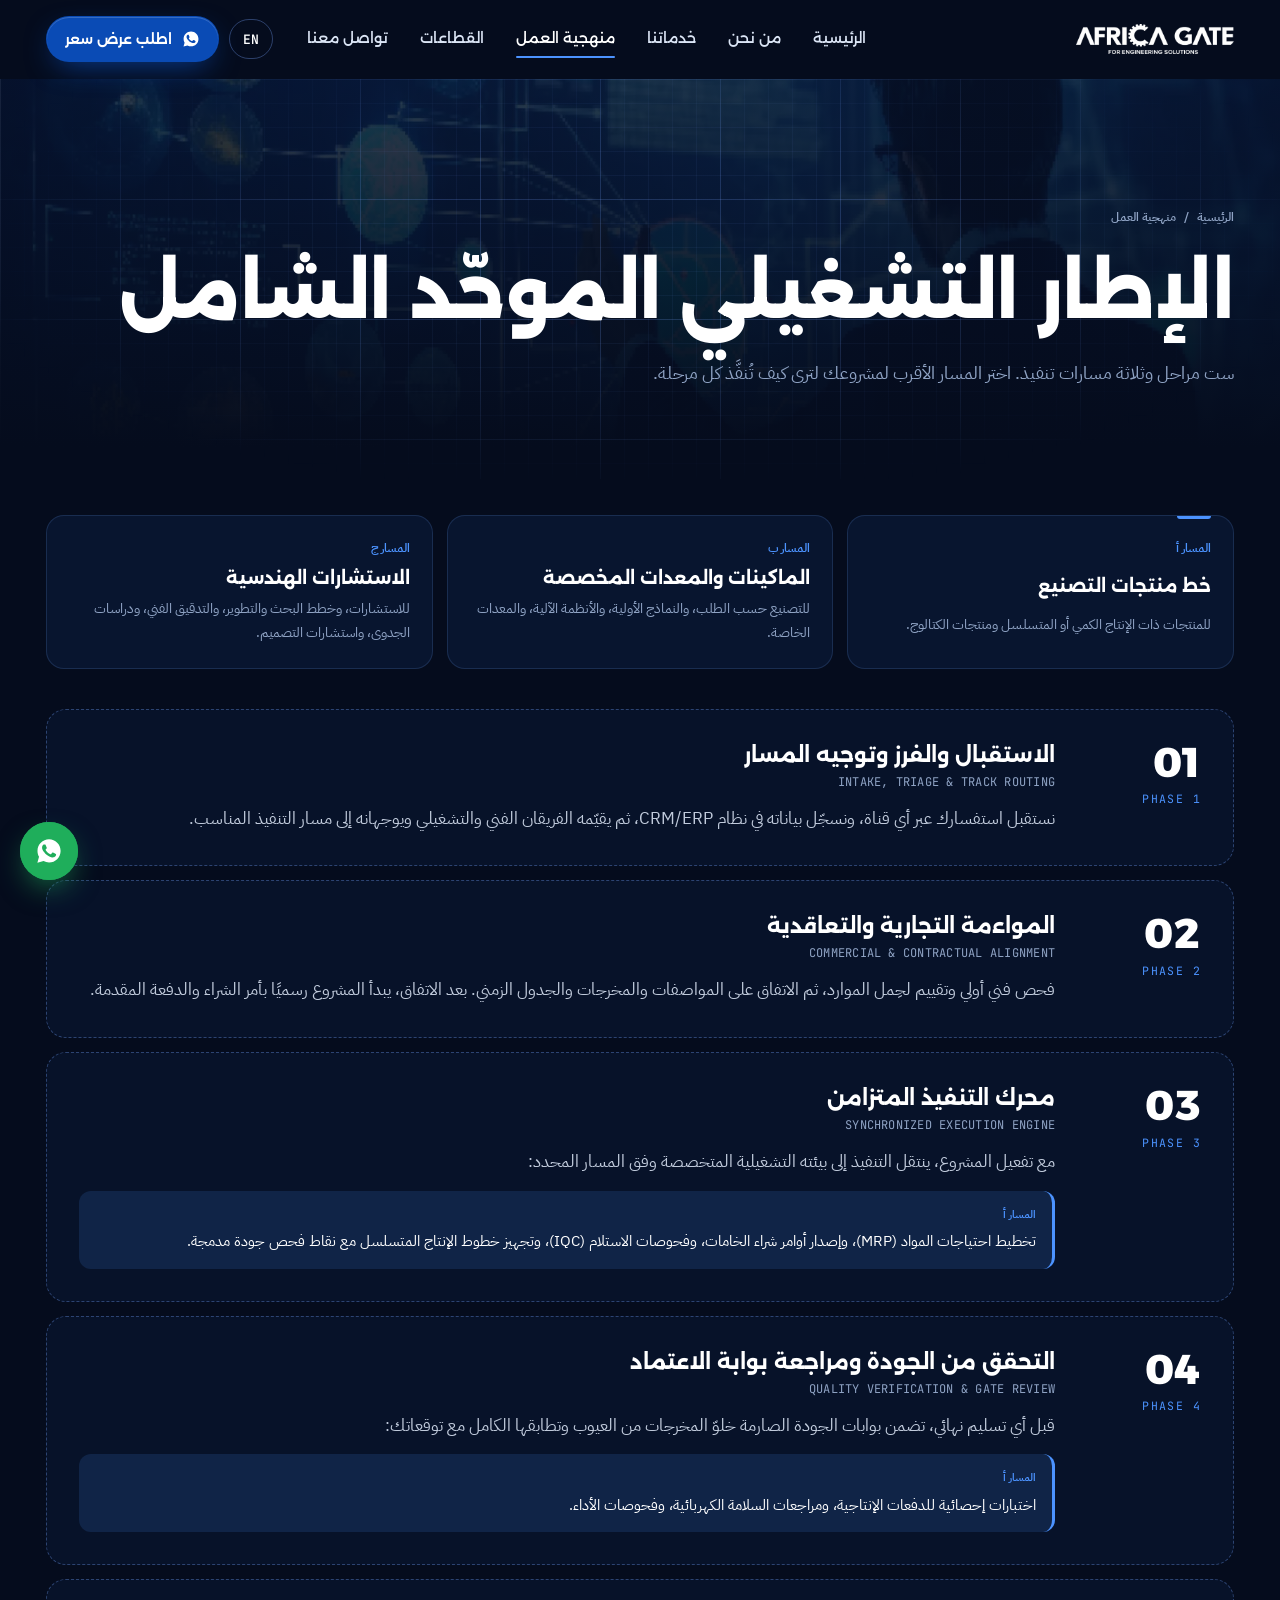
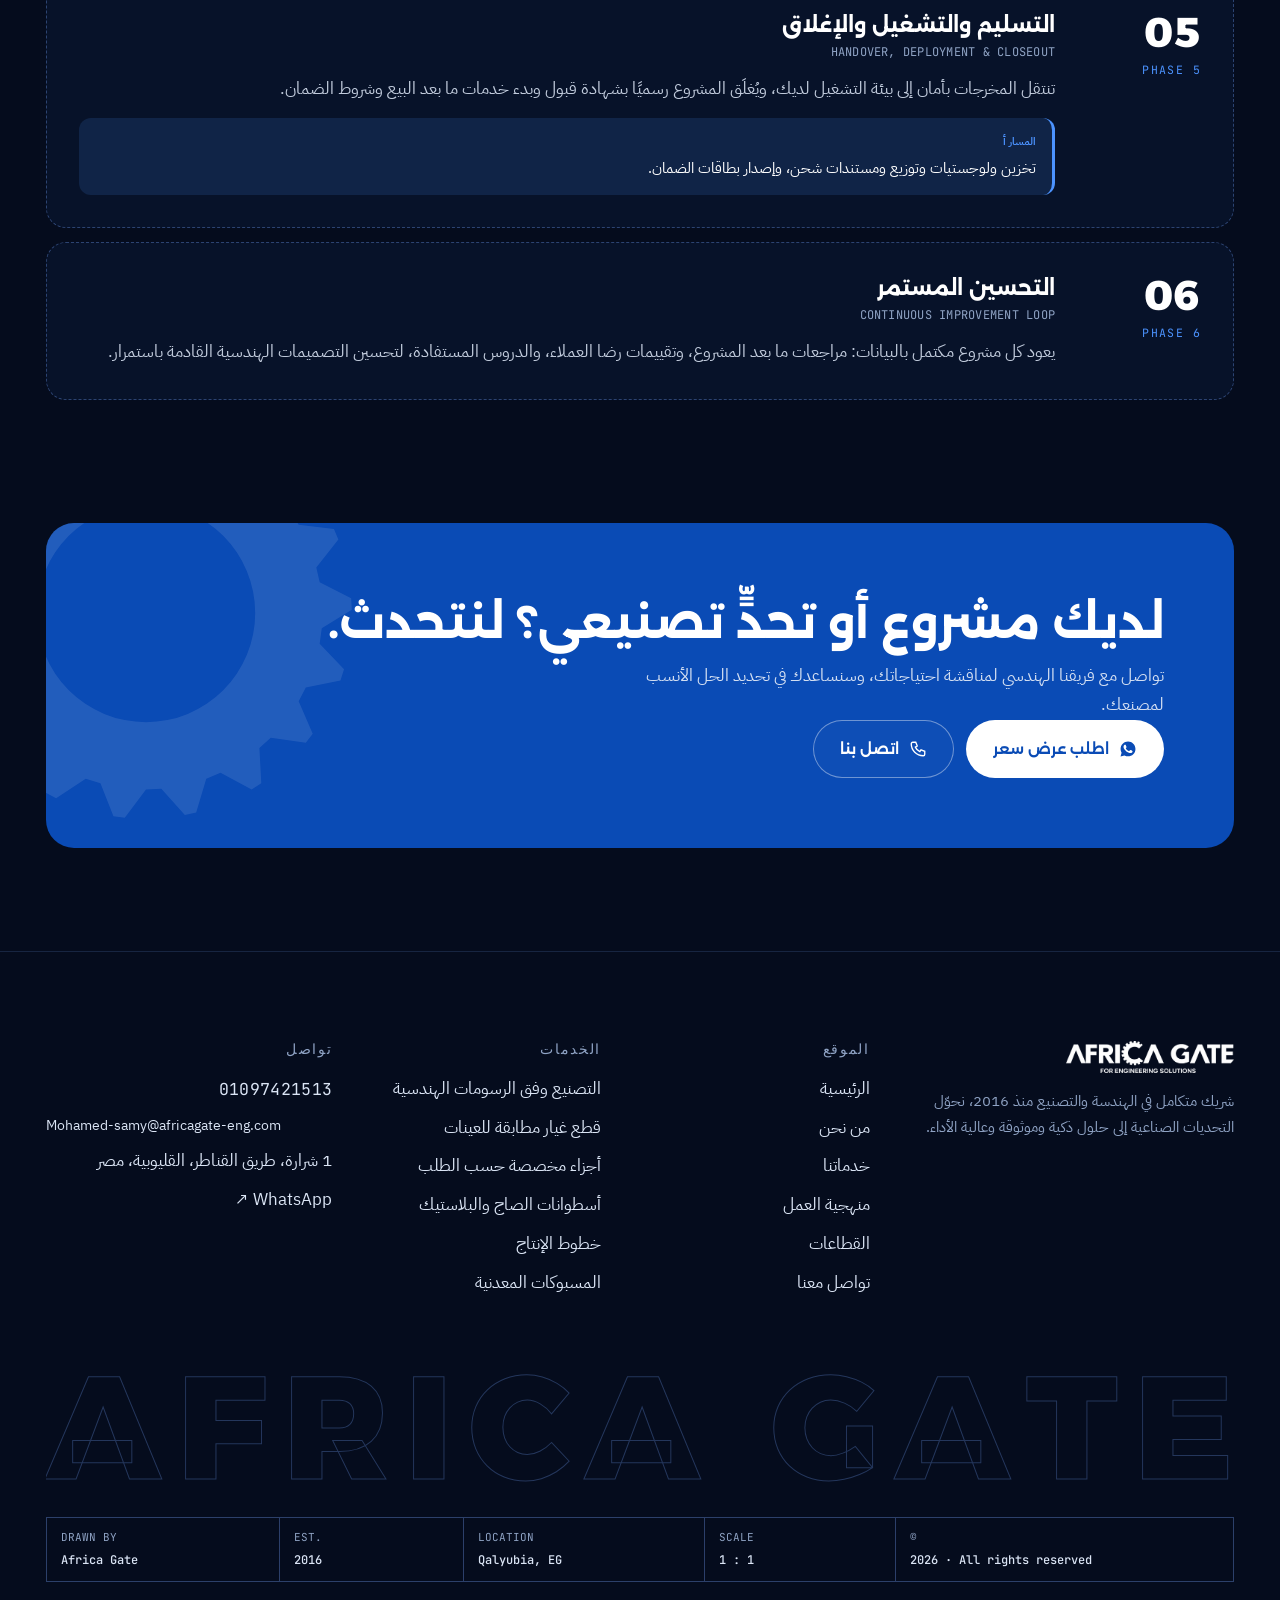
<file: process.html>
<!doctype html>
<html lang="ar" dir="rtl">
<head>
<meta charset="utf-8">
<script>try{if(sessionStorage.getItem("ag-loaded"))document.documentElement.className+=" no-loader"}catch(e){}</script>
<meta name="viewport" content="width=device-width, initial-scale=1, viewport-fit=cover">
<title data-en="How we work | Africa Gate">منهجية العمل | بوابة أفريقيا</title>
<meta name="claude:viewport-fit-sides" content="cover">
<meta name="description" content="The Unified Master Operational Framework: six phases across three execution tracks.">
<meta property="og:title" content="How we work | Africa Gate"><meta property="og:description" content="The Unified Master Operational Framework: six phases across three execution tracks."><meta property="og:image" content="assets/img/smart-factory.webp">
<meta name="theme-color" content="#050c1d">
<link rel="icon" href="assets/img/favicon.png">
<link rel="preconnect" href="https://fonts.googleapis.com"><link rel="preconnect" href="https://fonts.gstatic.com" crossorigin><link rel="stylesheet" href="https://fonts.googleapis.com/css2?family=Alexandria:wght@500;600;700;800&family=IBM+Plex+Sans+Arabic:wght@400;500;600&family=IBM+Plex+Sans:wght@400;500;600&family=JetBrains+Mono:wght@400;500;600&display=swap">
<link rel="stylesheet" href="assets/css/main.css?v=1e154d80">
</head>
<body>
<a class="skip" href="#main" data-en="Skip to content">تخطَّ إلى المحتوى</a>
<div class="loader" aria-hidden="true"><div class="loader-inner"><svg class="gear-spin" viewBox="0 0 200 200" aria-hidden="true" ><path fill="currentColor" fill-rule="evenodd" d="M100.0,16.0 L110.1,2.5 L115.5,3.2 L121.7,18.9 L128.7,21.1 L142.8,11.8 L147.7,14.4 L148.2,31.2 L154.0,35.7 L170.4,31.8 L174.1,35.8 L168.8,51.8 L172.7,58.0 L189.5,60.0 L191.6,65.0 L181.1,78.3 L182.7,85.4 L197.7,93.0 L198.0,98.5 L183.7,107.3 L182.7,114.6 L194.3,126.8 L192.6,132.1 L176.1,135.5 L172.7,142.0 L179.4,157.5 L176.1,161.8 L159.4,159.4 L154.0,164.3 L154.9,181.1 L150.3,184.1 L135.5,176.1 L128.7,178.9 L123.9,195.0 L118.5,196.2 L107.3,183.7 L100.0,184.0 L89.9,197.5 L84.5,196.8 L78.3,181.1 L71.3,178.9 L57.2,188.2 L52.3,185.6 L51.8,168.8 L46.0,164.3 L29.6,168.2 L25.9,164.2 L31.2,148.2 L27.3,142.0 L10.5,140.0 L8.4,135.0 L18.9,121.7 L17.3,114.6 L2.3,107.0 L2.0,101.5 L16.3,92.7 L17.3,85.4 L5.7,73.2 L7.4,67.9 L23.9,64.5 L27.3,58.0 L20.6,42.5 L23.9,38.2 L40.6,40.6 L46.0,35.7 L45.1,18.9 L49.7,15.9 L64.5,23.9 L71.3,21.1 L76.1,5.0 L81.5,3.8 L92.7,16.3Z M152,100 A52,52 0 1,0 48,100 A52,52 0 1,0 152,100Z"/></svg><img src="assets/img/logo-white.png" alt=""><div class="bar"><i></i></div></div></div>
<div class="curtain" aria-hidden="true"><svg class="" viewBox="0 0 200 200" aria-hidden="true" ><path fill="currentColor" fill-rule="evenodd" d="M100.0,16.0 L110.1,2.5 L115.5,3.2 L121.7,18.9 L128.7,21.1 L142.8,11.8 L147.7,14.4 L148.2,31.2 L154.0,35.7 L170.4,31.8 L174.1,35.8 L168.8,51.8 L172.7,58.0 L189.5,60.0 L191.6,65.0 L181.1,78.3 L182.7,85.4 L197.7,93.0 L198.0,98.5 L183.7,107.3 L182.7,114.6 L194.3,126.8 L192.6,132.1 L176.1,135.5 L172.7,142.0 L179.4,157.5 L176.1,161.8 L159.4,159.4 L154.0,164.3 L154.9,181.1 L150.3,184.1 L135.5,176.1 L128.7,178.9 L123.9,195.0 L118.5,196.2 L107.3,183.7 L100.0,184.0 L89.9,197.5 L84.5,196.8 L78.3,181.1 L71.3,178.9 L57.2,188.2 L52.3,185.6 L51.8,168.8 L46.0,164.3 L29.6,168.2 L25.9,164.2 L31.2,148.2 L27.3,142.0 L10.5,140.0 L8.4,135.0 L18.9,121.7 L17.3,114.6 L2.3,107.0 L2.0,101.5 L16.3,92.7 L17.3,85.4 L5.7,73.2 L7.4,67.9 L23.9,64.5 L27.3,58.0 L20.6,42.5 L23.9,38.2 L40.6,40.6 L46.0,35.7 L45.1,18.9 L49.7,15.9 L64.5,23.9 L71.3,21.1 L76.1,5.0 L81.5,3.8 L92.7,16.3Z M152,100 A52,52 0 1,0 48,100 A52,52 0 1,0 152,100Z"/></svg></div>
<div class="sprog" aria-hidden="true"><i></i></div>
<header class="nav"><div class="wrap nav-in">
<a class="logo" href="index.html" aria-label="Africa Gate"><img src="assets/img/logo-white.png" alt="Africa Gate for Engineering Solutions" width="158" height="30"></a>
<nav class="nav-links" aria-label="Main"><a href="index.html" data-en="Home">الرئيسية</a><a href="about.html" data-en="About">من نحن</a><a href="services.html" data-en="Services">خدماتنا</a><a href="process.html" data-en="How we work">منهجية العمل</a><a href="industries.html" data-en="Industries">القطاعات</a><a href="contact.html" data-en="Contact">تواصل معنا</a></nav>
<div class="nav-actions"><button class="lang" type="button">EN</button>
<a class="btn btn-primary nav-cta q-wa" href="https://wa.me/201097421513?text=%D8%A7%D9%84%D8%B3%D9%84%D8%A7%D9%85%20%D8%B9%D9%84%D9%8A%D9%83%D9%85%D8%8C%20%D8%A3%D8%B1%D8%BA%D8%A8%20%D9%81%D9%8A%20%D8%A7%D9%84%D8%A7%D8%B3%D8%AA%D9%81%D8%B3%D8%A7%D8%B1%20%D8%B9%D9%86%20%D8%A7%D9%84%D8%A3%D8%B3%D8%B9%D8%A7%D8%B1." data-wa-ar="https://wa.me/201097421513?text=%D8%A7%D9%84%D8%B3%D9%84%D8%A7%D9%85%20%D8%B9%D9%84%D9%8A%D9%83%D9%85%D8%8C%20%D8%A3%D8%B1%D8%BA%D8%A8%20%D9%81%D9%8A%20%D8%A7%D9%84%D8%A7%D8%B3%D8%AA%D9%81%D8%B3%D8%A7%D8%B1%20%D8%B9%D9%86%20%D8%A7%D9%84%D8%A3%D8%B3%D8%B9%D8%A7%D8%B1." data-wa-en="https://wa.me/201097421513?text=Hello%2C%20I%20would%20like%20to%20ask%20about%20your%20prices." target="_blank" rel="noopener"><svg viewBox="0 0 24 24" aria-hidden="true"><path d="M12.04 2C6.58 2 2.13 6.45 2.13 11.91c0 1.75.46 3.45 1.32 4.95L2.05 22l5.25-1.38a9.9 9.9 0 0 0 4.74 1.21c5.46 0 9.91-4.45 9.91-9.91C21.95 6.45 17.5 2 12.04 2zm5.8 14.03c-.25.69-1.44 1.32-2 1.4-.51.08-1.15.11-1.86-.12-.43-.14-.98-.32-1.68-.62-2.96-1.28-4.89-4.26-5.04-4.46-.15-.2-1.2-1.6-1.2-3.05s.76-2.16 1.03-2.46c.27-.3.59-.37.79-.37h.57c.18 0 .43-.07.67.51.25.59.84 2.04.91 2.19.07.15.12.32.02.52-.1.2-.15.32-.3.49-.15.17-.31.39-.45.52-.15.15-.3.31-.13.61.17.3.77 1.27 1.65 2.05 1.13 1.01 2.09 1.32 2.39 1.47.3.15.47.12.64-.07.17-.2.74-.86.94-1.16.2-.3.39-.25.66-.15.27.1 1.72.81 2.02.96.3.15.49.22.57.34.07.12.07.71-.18 1.4z"/></svg><span data-en="Request a quote">اطلب عرض سعر</span></a>
<button class="burger" type="button" aria-label="Menu" aria-expanded="false"><span></span><span></span><span></span></button></div>
</div></header>
<main id="main">

<section class="phero"><div class="phero-bg"><img class="bgimg" src="assets/img/digital-engineer.webp" srcset="assets/img/digital-engineer-800.webp 800w, assets/img/digital-engineer.webp 1400w" sizes="100vw" alt="" fetchpriority="high" decoding="async"></div><div class="grid-bg"></div><div class="wrap">
<div class="crumbs"><a href="index.html" data-en="Home">الرئيسية</a><span aria-hidden="true">/</span><span data-en="How we work">منهجية العمل</span></div>
<h1 class="h-xl" data-split data-en="The Unified Master Operational Framework">الإطار التشغيلي الموحّد الشامل</h1>
<p class="lead" data-en="Six phases and three execution tracks. Choose the track closest to your project to see how each phase runs.">ست مراحل وثلاثة مسارات تنفيذ. اختر المسار الأقرب لمشروعك لترى كيف تُنفَّذ كل مرحلة.</p>
</div></section>
<section class="sec" style="padding-top:24px"><div class="wrap">
<div class="tracks-wrap"><div class="tracks" role="group" aria-label="Tracks"><button type="button" class="track" data-track="a" aria-pressed="true"><span class="tk mono" data-en="TRACK A">المسار أ</span><h3 data-en="Manufacturing Product Line">خط منتجات التصنيع</h3><p data-en="High-volume, series-produced or catalog products.">للمنتجات ذات الإنتاج الكمي أو المتسلسل ومنتجات الكتالوج.</p></button><button type="button" class="track" data-track="b" aria-pressed="false"><span class="tk mono" data-en="TRACK B">المسار ب</span><h3 data-en="Custom Machinery Build">الماكينات والمعدات المخصصة</h3><p data-en="Engineer-to-order, prototypes, automated systems and custom equipment.">للتصنيع حسب الطلب، والنماذج الأولية، والأنظمة الآلية، والمعدات الخاصة.</p></button><button type="button" class="track" data-track="c" aria-pressed="false"><span class="tk mono" data-en="TRACK C">المسار ج</span><h3 data-en="Engineering Consultancy">الاستشارات الهندسية</h3><p data-en="Advisory, R&amp;D roadmaps, technical audits, feasibility studies and design consulting.">للاستشارات، وخطط البحث والتطوير، والتدقيق الفني، ودراسات الجدوى، واستشارات التصميم.</p></button></div></div>
<div class="phases" data-phases><span class="ph-line"><i></i></span><article class="phase"><div class="pn"><b class="mono">01</b><span class="mono">PHASE 1</span></div><div class="ph-body"><h3 data-en="Intake, Triage &amp; Track Routing">الاستقبال والفرز وتوجيه المسار</h3><span class="en-sub mono">INTAKE, TRIAGE &amp; TRACK ROUTING</span><p data-en="Your inquiry is logged in our CRM/ERP, then the technical and operations leads assess it and route it to the right execution track.">نستقبل استفسارك عبر أي قناة، ونسجّل بياناته في نظام CRM/ERP، ثم يقيّمه الفريقان الفني والتشغيلي ويوجهانه إلى مسار التنفيذ المناسب.</p></div></article><article class="phase"><div class="pn"><b class="mono">02</b><span class="mono">PHASE 2</span></div><div class="ph-body"><h3 data-en="Commercial &amp; Contractual Alignment">المواءمة التجارية والتعاقدية</h3><span class="en-sub mono">COMMERCIAL &amp; CONTRACTUAL ALIGNMENT</span><p data-en="A technical screening and resource check, then agreement on specs, deliverables and timeline. The project starts with the PO and mobilization advance.">فحص فني أولي وتقييم لحِمل الموارد، ثم الاتفاق على المواصفات والمخرجات والجدول الزمني. بعد الاتفاق، يبدأ المشروع رسميًا بأمر الشراء والدفعة المقدمة.</p></div></article><article class="phase"><div class="pn"><b class="mono">03</b><span class="mono">PHASE 3</span></div><div class="ph-body"><h3 data-en="Synchronized Execution Engine">محرك التنفيذ المتزامن</h3><span class="en-sub mono">SYNCHRONIZED EXECUTION ENGINE</span><p data-en="Once active, execution moves into the specialized environment of its track:">مع تفعيل المشروع، ينتقل التنفيذ إلى بيئته التشغيلية المتخصصة وفق المسار المحدد:</p><div class="trk" data-label-ar="المسار {T}" data-label-en="TRACK {T}" data-a="تخطيط احتياجات المواد (MRP)، وإصدار أوامر شراء الخامات، وفحوصات الاستلام (IQC)، وتجهيز خطوط الإنتاج المتسلسل مع نقاط فحص جودة مدمجة." data-a-en="Material Requirement Planning (MRP), raw-material POs, incoming inspection (IQC), and series lines configured with embedded quality checkpoints." data-b="نماذج تصميم ثلاثية الأبعاد بأنظمة CAD/CAM، ومخططات P&amp;ID والمخططات الكهربائية والهوائية، ثم مراجعة التصميم الحرجة (CDR) وبدء التصنيع الميكانيكي والكهربائي." data-b-en="Detailed 3D CAD/CAM, P&amp;IDs and electrical/pneumatic schematics, followed by Critical Design Review (CDR) sign-off and fabrication." data-c="جمع البيانات، ومقابلات أصحاب المصلحة، والحسابات الفنية، والنمذجة الحرارية أو الاستراتيجية لبناء المخرجات الجوهرية." data-c-en="Data harvesting, stakeholder interviews, technical calculations and thermodynamic or strategic modelling to build the core deliverables."><small>المسار أ</small>تخطيط احتياجات المواد (MRP)، وإصدار أوامر شراء الخامات، وفحوصات الاستلام (IQC)، وتجهيز خطوط الإنتاج المتسلسل مع نقاط فحص جودة مدمجة.</div></div></article><article class="phase"><div class="pn"><b class="mono">04</b><span class="mono">PHASE 4</span></div><div class="ph-body"><h3 data-en="Quality Verification &amp; Gate Review">التحقق من الجودة ومراجعة بوابة الاعتماد</h3><span class="en-sub mono">QUALITY VERIFICATION &amp; GATE REVIEW</span><p data-en="Before any final handover, strict quality gates confirm zero defects and full alignment with your expectations:">قبل أي تسليم نهائي، تضمن بوابات الجودة الصارمة خلوّ المخرجات من العيوب وتطابقها الكامل مع توقعاتك:</p><div class="trk" data-label-ar="المسار {T}" data-label-en="TRACK {T}" data-a="اختبارات إحصائية للدفعات الإنتاجية، ومراجعات السلامة الكهربائية، وفحوصات الأداء." data-a-en="Statistical batch testing, electrical safety audits and performance checks." data-b="اختبار القبول في المصنع (FAT) بحضورك، لمتابعة التشغيل الفعلي ومعالجة أي ملاحظات." data-b-en="Factory Acceptance Testing (FAT) with you present, to witness live runs and resolve any snags." data-c="ورشة مراجعة مرحلية لعرض النتائج الأولية وجمع ملاحظاتك الجوهرية." data-c-en="An interim review workshop to present draft findings and gather critical feedback."><small>المسار أ</small>اختبارات إحصائية للدفعات الإنتاجية، ومراجعات السلامة الكهربائية، وفحوصات الأداء.</div></div></article><article class="phase"><div class="pn"><b class="mono">05</b><span class="mono">PHASE 5</span></div><div class="ph-body"><h3 data-en="Handover, Deployment &amp; Closeout">التسليم والتشغيل والإغلاق</h3><span class="en-sub mono">HANDOVER, DEPLOYMENT &amp; CLOSEOUT</span><p data-en="The deliverable moves safely into your operation, closed out with a signed acceptance certificate and the start of after-sales support and warranty.">تنتقل المخرجات بأمان إلى بيئة التشغيل لديك، ويُغلَق المشروع رسميًا بشهادة قبول وبدء خدمات ما بعد البيع وشروط الضمان.</p><div class="trk" data-label-ar="المسار {T}" data-label-en="TRACK {T}" data-a="تخزين ولوجستيات وتوزيع ومستندات شحن، وإصدار بطاقات الضمان." data-a-en="Warehousing, logistics, shipping documentation and warranty cards." data-b="تغليف الماكينات وشحنها، وإيفاد فريق هندسي لموقعك للتركيب وربط المرافق واختبار القبول في الموقع (SAT) وتدريب المشغلين." data-b-en="Machinery packed and shipped, with an engineering team on site for installation, utility hookup, Site Acceptance Testing (SAT) and operator training." data-c="تسليم التقرير النهائي أو الرسومات الفنية أو المخططات الاستراتيجية، مع نقل حقوق الملكية الفكرية رسميًا." data-c-en="Final report, technical drawings or strategic blueprints, with formal intellectual property transfer."><small>المسار أ</small>تخزين ولوجستيات وتوزيع ومستندات شحن، وإصدار بطاقات الضمان.</div></div></article><article class="phase"><div class="pn"><b class="mono">06</b><span class="mono">PHASE 6</span></div><div class="ph-body"><h3 data-en="Continuous Improvement Loop">التحسين المستمر</h3><span class="en-sub mono">CONTINUOUS IMPROVEMENT LOOP</span><p data-en="Every completed project feeds back data: post-project reviews, satisfaction scores and lessons learned, to keep improving future designs.">يعود كل مشروع مكتمل بالبيانات: مراجعات ما بعد المشروع، وتقييمات رضا العملاء، والدروس المستفادة، لتحسين التصميمات الهندسية القادمة باستمرار.</p></div></article></div></div></section>
<section class="sec" style="padding-top:0"><div class="wrap"><div class="cta-band" data-cta><svg class="gear-deco" viewBox="0 0 200 200" aria-hidden="true" ><path fill="currentColor" fill-rule="evenodd" d="M100.0,16.0 L110.1,2.5 L115.5,3.2 L121.7,18.9 L128.7,21.1 L142.8,11.8 L147.7,14.4 L148.2,31.2 L154.0,35.7 L170.4,31.8 L174.1,35.8 L168.8,51.8 L172.7,58.0 L189.5,60.0 L191.6,65.0 L181.1,78.3 L182.7,85.4 L197.7,93.0 L198.0,98.5 L183.7,107.3 L182.7,114.6 L194.3,126.8 L192.6,132.1 L176.1,135.5 L172.7,142.0 L179.4,157.5 L176.1,161.8 L159.4,159.4 L154.0,164.3 L154.9,181.1 L150.3,184.1 L135.5,176.1 L128.7,178.9 L123.9,195.0 L118.5,196.2 L107.3,183.7 L100.0,184.0 L89.9,197.5 L84.5,196.8 L78.3,181.1 L71.3,178.9 L57.2,188.2 L52.3,185.6 L51.8,168.8 L46.0,164.3 L29.6,168.2 L25.9,164.2 L31.2,148.2 L27.3,142.0 L10.5,140.0 L8.4,135.0 L18.9,121.7 L17.3,114.6 L2.3,107.0 L2.0,101.5 L16.3,92.7 L17.3,85.4 L5.7,73.2 L7.4,67.9 L23.9,64.5 L27.3,58.0 L20.6,42.5 L23.9,38.2 L40.6,40.6 L46.0,35.7 L45.1,18.9 L49.7,15.9 L64.5,23.9 L71.3,21.1 L76.1,5.0 L81.5,3.8 L92.7,16.3Z M152,100 A52,52 0 1,0 48,100 A52,52 0 1,0 152,100Z"/></svg>
<div><h2 class="h-l" data-split data-en="Have a project or a manufacturing challenge? Let’s talk.">لديك مشروع أو تحدٍّ تصنيعي؟ لنتحدث.</h2>
<p data-en="Talk to our engineering team about what you need, and we will help you find the right solution for your plant.">تواصل مع فريقنا الهندسي لمناقشة احتياجاتك، وسنساعدك في تحديد الحل الأنسب لمصنعك.</p>
<div class="btn-row"><a class="btn btn-primary q-wa" href="https://wa.me/201097421513?text=%D8%A7%D9%84%D8%B3%D9%84%D8%A7%D9%85%20%D8%B9%D9%84%D9%8A%D9%83%D9%85%D8%8C%20%D8%A3%D8%B1%D8%BA%D8%A8%20%D9%81%D9%8A%20%D8%A7%D9%84%D8%A7%D8%B3%D8%AA%D9%81%D8%B3%D8%A7%D8%B1%20%D8%B9%D9%86%20%D8%A7%D9%84%D8%A3%D8%B3%D8%B9%D8%A7%D8%B1." data-wa-ar="https://wa.me/201097421513?text=%D8%A7%D9%84%D8%B3%D9%84%D8%A7%D9%85%20%D8%B9%D9%84%D9%8A%D9%83%D9%85%D8%8C%20%D8%A3%D8%B1%D8%BA%D8%A8%20%D9%81%D9%8A%20%D8%A7%D9%84%D8%A7%D8%B3%D8%AA%D9%81%D8%B3%D8%A7%D8%B1%20%D8%B9%D9%86%20%D8%A7%D9%84%D8%A3%D8%B3%D8%B9%D8%A7%D8%B1." data-wa-en="https://wa.me/201097421513?text=Hello%2C%20I%20would%20like%20to%20ask%20about%20your%20prices." target="_blank" rel="noopener"><svg viewBox="0 0 24 24" aria-hidden="true"><path d="M12.04 2C6.58 2 2.13 6.45 2.13 11.91c0 1.75.46 3.45 1.32 4.95L2.05 22l5.25-1.38a9.9 9.9 0 0 0 4.74 1.21c5.46 0 9.91-4.45 9.91-9.91C21.95 6.45 17.5 2 12.04 2zm5.8 14.03c-.25.69-1.44 1.32-2 1.4-.51.08-1.15.11-1.86-.12-.43-.14-.98-.32-1.68-.62-2.96-1.28-4.89-4.26-5.04-4.46-.15-.2-1.2-1.6-1.2-3.05s.76-2.16 1.03-2.46c.27-.3.59-.37.79-.37h.57c.18 0 .43-.07.67.51.25.59.84 2.04.91 2.19.07.15.12.32.02.52-.1.2-.15.32-.3.49-.15.17-.31.39-.45.52-.15.15-.3.31-.13.61.17.3.77 1.27 1.65 2.05 1.13 1.01 2.09 1.32 2.39 1.47.3.15.47.12.64-.07.17-.2.74-.86.94-1.16.2-.3.39-.25.66-.15.27.1 1.72.81 2.02.96.3.15.49.22.57.34.07.12.07.71-.18 1.4z"/></svg><span data-en="Request a quote">اطلب عرض سعر</span></a>
<a class="btn btn-ghost" href="tel:+201097421513"><svg viewBox="0 0 24 24" aria-hidden="true"><path d="M5 3h4l2 5-2.5 1.5a11 11 0 0 0 6 6L16 13l5 2v4a2 2 0 0 1-2 2A16 16 0 0 1 3 5a2 2 0 0 1 2-2"/></svg><span data-en="Call us">اتصل بنا</span></a></div></div></div></section>
</main>
<footer class="foot"><div class="wrap">
<div class="foot-grid">
<div><a class="logo" href="index.html"><img src="assets/img/logo-white.png" alt="Africa Gate" width="168" height="32"></a>
<p class="about" data-en="An integrated engineering and manufacturing partner since 2016, turning industrial challenges into smart, reliable, high-performance solutions.">شريك متكامل في الهندسة والتصنيع منذ 2016، نحوّل التحديات الصناعية إلى حلول ذكية وموثوقة وعالية الأداء.</p></div>
<div><h4 data-en="Site">الموقع</h4><ul><li><a href="index.html" data-en="Home">الرئيسية</a></li><li><a href="about.html" data-en="About">من نحن</a></li><li><a href="services.html" data-en="Services">خدماتنا</a></li><li><a href="process.html" data-en="How we work">منهجية العمل</a></li><li><a href="industries.html" data-en="Industries">القطاعات</a></li><li><a href="contact.html" data-en="Contact">تواصل معنا</a></li></ul></div>
<div><h4 data-en="Services">الخدمات</h4><ul><li><a href="services.html#s1" data-en="Manufacturing to Drawings">التصنيع وفق الرسومات الهندسية</a></li><li><a href="services.html#s2" data-en="Spare Parts Matched to Samples">قطع غيار مطابقة للعينات</a></li><li><a href="services.html#s3" data-en="Custom-Made Parts">أجزاء مخصصة حسب الطلب</a></li><li><a href="services.html#s4" data-en="Steel &amp; Plastic Cylinders">أسطوانات الصاج والبلاستيك</a></li><li><a href="services.html#s5" data-en="Production Lines">خطوط الإنتاج</a></li><li><a href="services.html#s6" data-en="Metal Castings">المسبوكات المعدنية</a></li></ul></div>
<div><h4 data-en="Contact">تواصل</h4><ul>
<li class="mono">01097421513</li><li class="em">Mohamed-samy@africagate-eng.com</li><li><span data-en="1 Sharara, Qanater Road, Qalyubia, Egypt">1 شرارة، طريق القناطر، القليوبية، مصر</span></li>
<li><a href="https://wa.me/201097421513?text=%D8%A7%D9%84%D8%B3%D9%84%D8%A7%D9%85%20%D8%B9%D9%84%D9%8A%D9%83%D9%85%D8%8C%20%D8%A3%D8%B1%D8%BA%D8%A8%20%D9%81%D9%8A%20%D8%A7%D9%84%D8%A7%D8%B3%D8%AA%D9%81%D8%B3%D8%A7%D8%B1%20%D8%B9%D9%86%20%D8%AE%D8%AF%D9%85%D8%A7%D8%AA%D9%83%D9%85." data-wa-ar="https://wa.me/201097421513?text=%D8%A7%D9%84%D8%B3%D9%84%D8%A7%D9%85%20%D8%B9%D9%84%D9%8A%D9%83%D9%85%D8%8C%20%D8%A3%D8%B1%D8%BA%D8%A8%20%D9%81%D9%8A%20%D8%A7%D9%84%D8%A7%D8%B3%D8%AA%D9%81%D8%B3%D8%A7%D8%B1%20%D8%B9%D9%86%20%D8%AE%D8%AF%D9%85%D8%A7%D8%AA%D9%83%D9%85." data-wa-en="https://wa.me/201097421513?text=Hello%2C%20I%20would%20like%20to%20ask%20about%20your%20services." target="_blank" rel="noopener">WhatsApp ↗</a></li></ul></div>
</div>
<div class="bigmark" aria-hidden="true"><span>A</span><span>F</span><span>R</span><span>I</span><span>C</span><span>A</span><span>&nbsp;</span><span>G</span><span>A</span><span>T</span><span>E</span></div>
<div class="tblock"><div>DRAWN BY<b>Africa Gate</b></div><div>EST.<b>2016</b></div><div>LOCATION<b>Qalyubia, EG</b></div><div>SCALE<b>1 : 1</b></div><div>©<b>2026 · All rights reserved</b></div></div>
</div></footer>
<a class="wa" href="https://wa.me/201097421513?text=%D8%A7%D9%84%D8%B3%D9%84%D8%A7%D9%85%20%D8%B9%D9%84%D9%8A%D9%83%D9%85%D8%8C%20%D8%A3%D8%B1%D8%BA%D8%A8%20%D9%81%D9%8A%20%D8%A7%D9%84%D8%A7%D8%B3%D8%AA%D9%81%D8%B3%D8%A7%D8%B1%20%D8%B9%D9%86%20%D8%AE%D8%AF%D9%85%D8%A7%D8%AA%D9%83%D9%85." data-wa-ar="https://wa.me/201097421513?text=%D8%A7%D9%84%D8%B3%D9%84%D8%A7%D9%85%20%D8%B9%D9%84%D9%8A%D9%83%D9%85%D8%8C%20%D8%A3%D8%B1%D8%BA%D8%A8%20%D9%81%D9%8A%20%D8%A7%D9%84%D8%A7%D8%B3%D8%AA%D9%81%D8%B3%D8%A7%D8%B1%20%D8%B9%D9%86%20%D8%AE%D8%AF%D9%85%D8%A7%D8%AA%D9%83%D9%85." data-wa-en="https://wa.me/201097421513?text=Hello%2C%20I%20would%20like%20to%20ask%20about%20your%20services." target="_blank" rel="noopener" aria-label="WhatsApp"><svg viewBox="0 0 24 24" aria-hidden="true"><path d="M12.04 2C6.58 2 2.13 6.45 2.13 11.91c0 1.75.46 3.45 1.32 4.95L2.05 22l5.25-1.38a9.9 9.9 0 0 0 4.74 1.21c5.46 0 9.91-4.45 9.91-9.91C21.95 6.45 17.5 2 12.04 2zm5.8 14.03c-.25.69-1.44 1.32-2 1.4-.51.08-1.15.11-1.86-.12-.43-.14-.98-.32-1.68-.62-2.96-1.28-4.89-4.26-5.04-4.46-.15-.2-1.2-1.6-1.2-3.05s.76-2.16 1.03-2.46c.27-.3.59-.37.79-.37h.57c.18 0 .43-.07.67.51.25.59.84 2.04.91 2.19.07.15.12.32.02.52-.1.2-.15.32-.3.49-.15.17-.31.39-.45.52-.15.15-.3.31-.13.61.17.3.77 1.27 1.65 2.05 1.13 1.01 2.09 1.32 2.39 1.47.3.15.47.12.64-.07.17-.2.74-.86.94-1.16.2-.3.39-.25.66-.15.27.1 1.72.81 2.02.96.3.15.49.22.57.34.07.12.07.71-.18 1.4z"/></svg></a>
<svg width="0" height="0" style="position:absolute" aria-hidden="true"><defs><clipPath id="gearclip" clipPathUnits="objectBoundingBox"><path transform="scale(0.005)" d="M100.0,16.0 L110.1,2.5 L115.5,3.2 L121.7,18.9 L128.7,21.1 L142.8,11.8 L147.7,14.4 L148.2,31.2 L154.0,35.7 L170.4,31.8 L174.1,35.8 L168.8,51.8 L172.7,58.0 L189.5,60.0 L191.6,65.0 L181.1,78.3 L182.7,85.4 L197.7,93.0 L198.0,98.5 L183.7,107.3 L182.7,114.6 L194.3,126.8 L192.6,132.1 L176.1,135.5 L172.7,142.0 L179.4,157.5 L176.1,161.8 L159.4,159.4 L154.0,164.3 L154.9,181.1 L150.3,184.1 L135.5,176.1 L128.7,178.9 L123.9,195.0 L118.5,196.2 L107.3,183.7 L100.0,184.0 L89.9,197.5 L84.5,196.8 L78.3,181.1 L71.3,178.9 L57.2,188.2 L52.3,185.6 L51.8,168.8 L46.0,164.3 L29.6,168.2 L25.9,164.2 L31.2,148.2 L27.3,142.0 L10.5,140.0 L8.4,135.0 L18.9,121.7 L17.3,114.6 L2.3,107.0 L2.0,101.5 L16.3,92.7 L17.3,85.4 L5.7,73.2 L7.4,67.9 L23.9,64.5 L27.3,58.0 L20.6,42.5 L23.9,38.2 L40.6,40.6 L46.0,35.7 L45.1,18.9 L49.7,15.9 L64.5,23.9 L71.3,21.1 L76.1,5.0 L81.5,3.8 L92.7,16.3Z"/></clipPath></defs></svg>
<script src="assets/js/vendor/gsap.min.js"></script>
<script src="assets/js/vendor/ScrollTrigger.min.js"></script>
<script src="assets/js/main.js?v=1e154d80"></script>
<script src="assets/js/motion.js?v=1e154d80"></script>
</body>
</html>
</file>
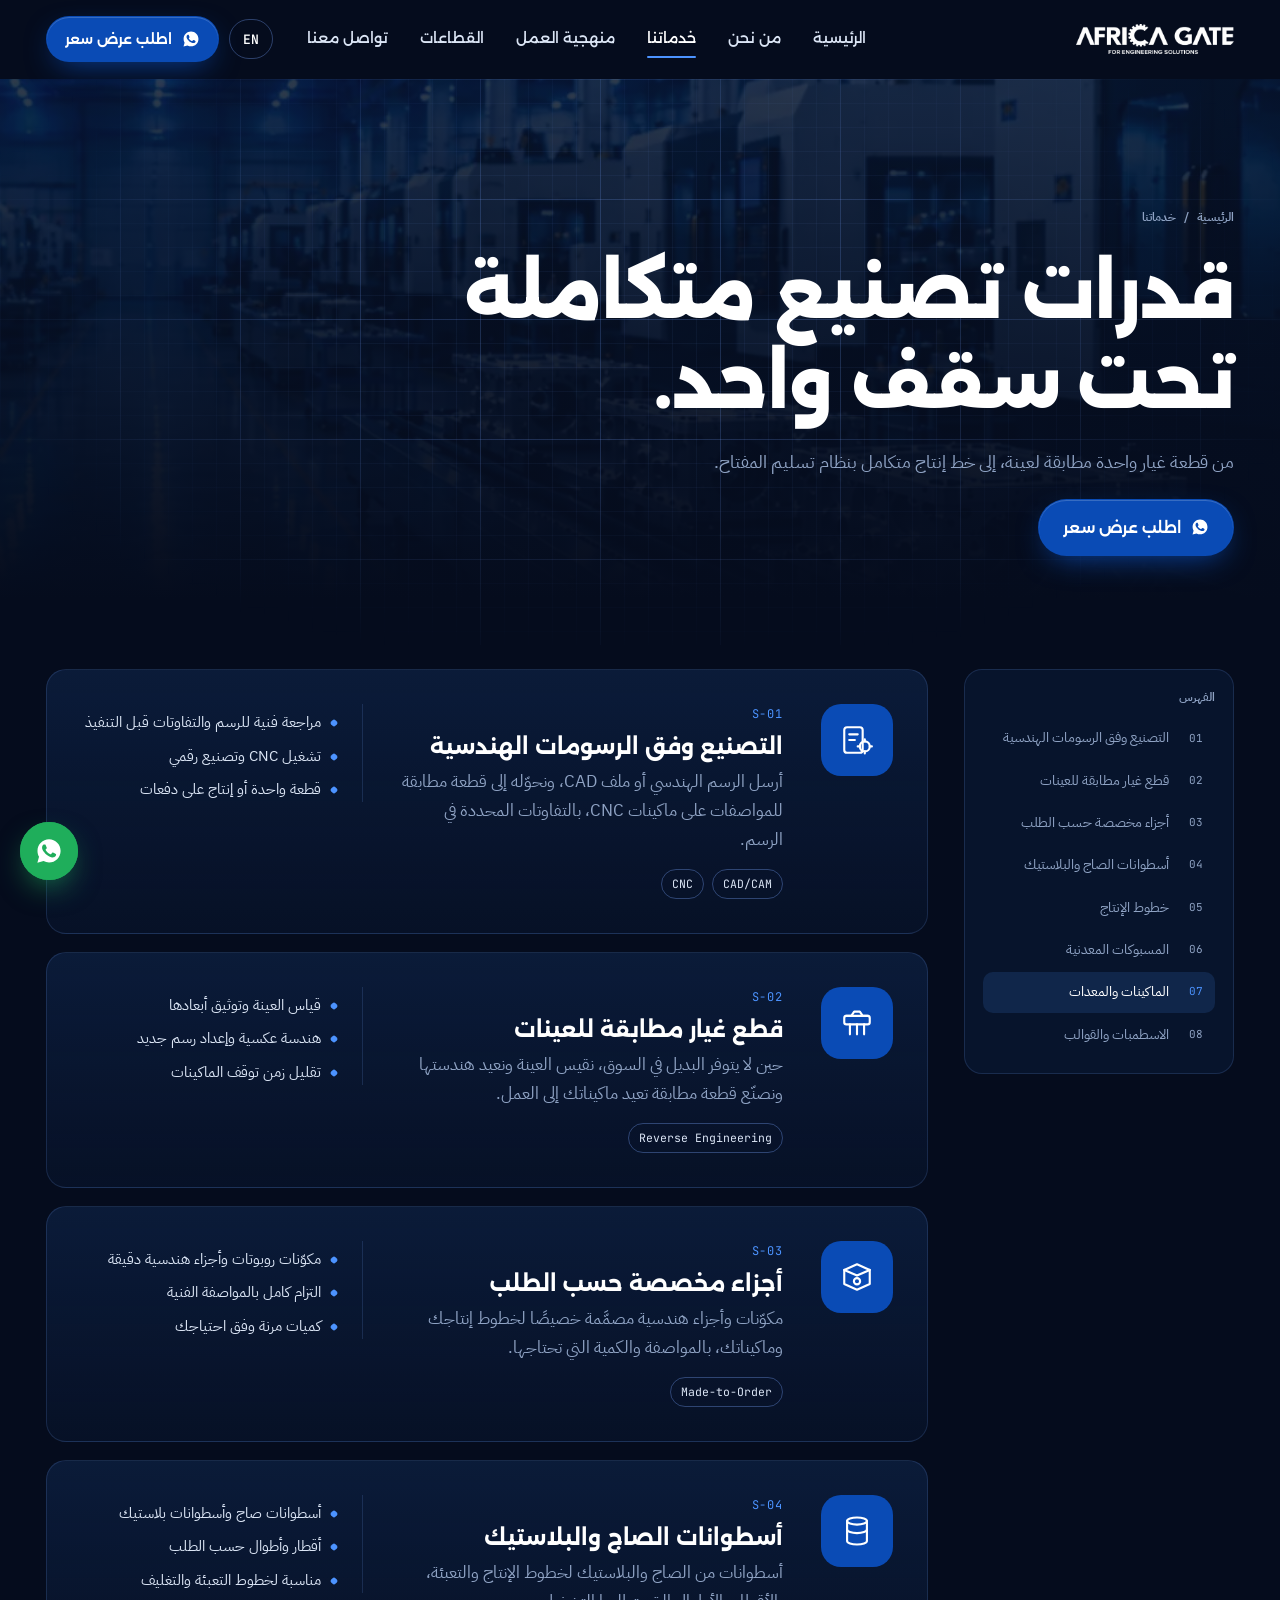
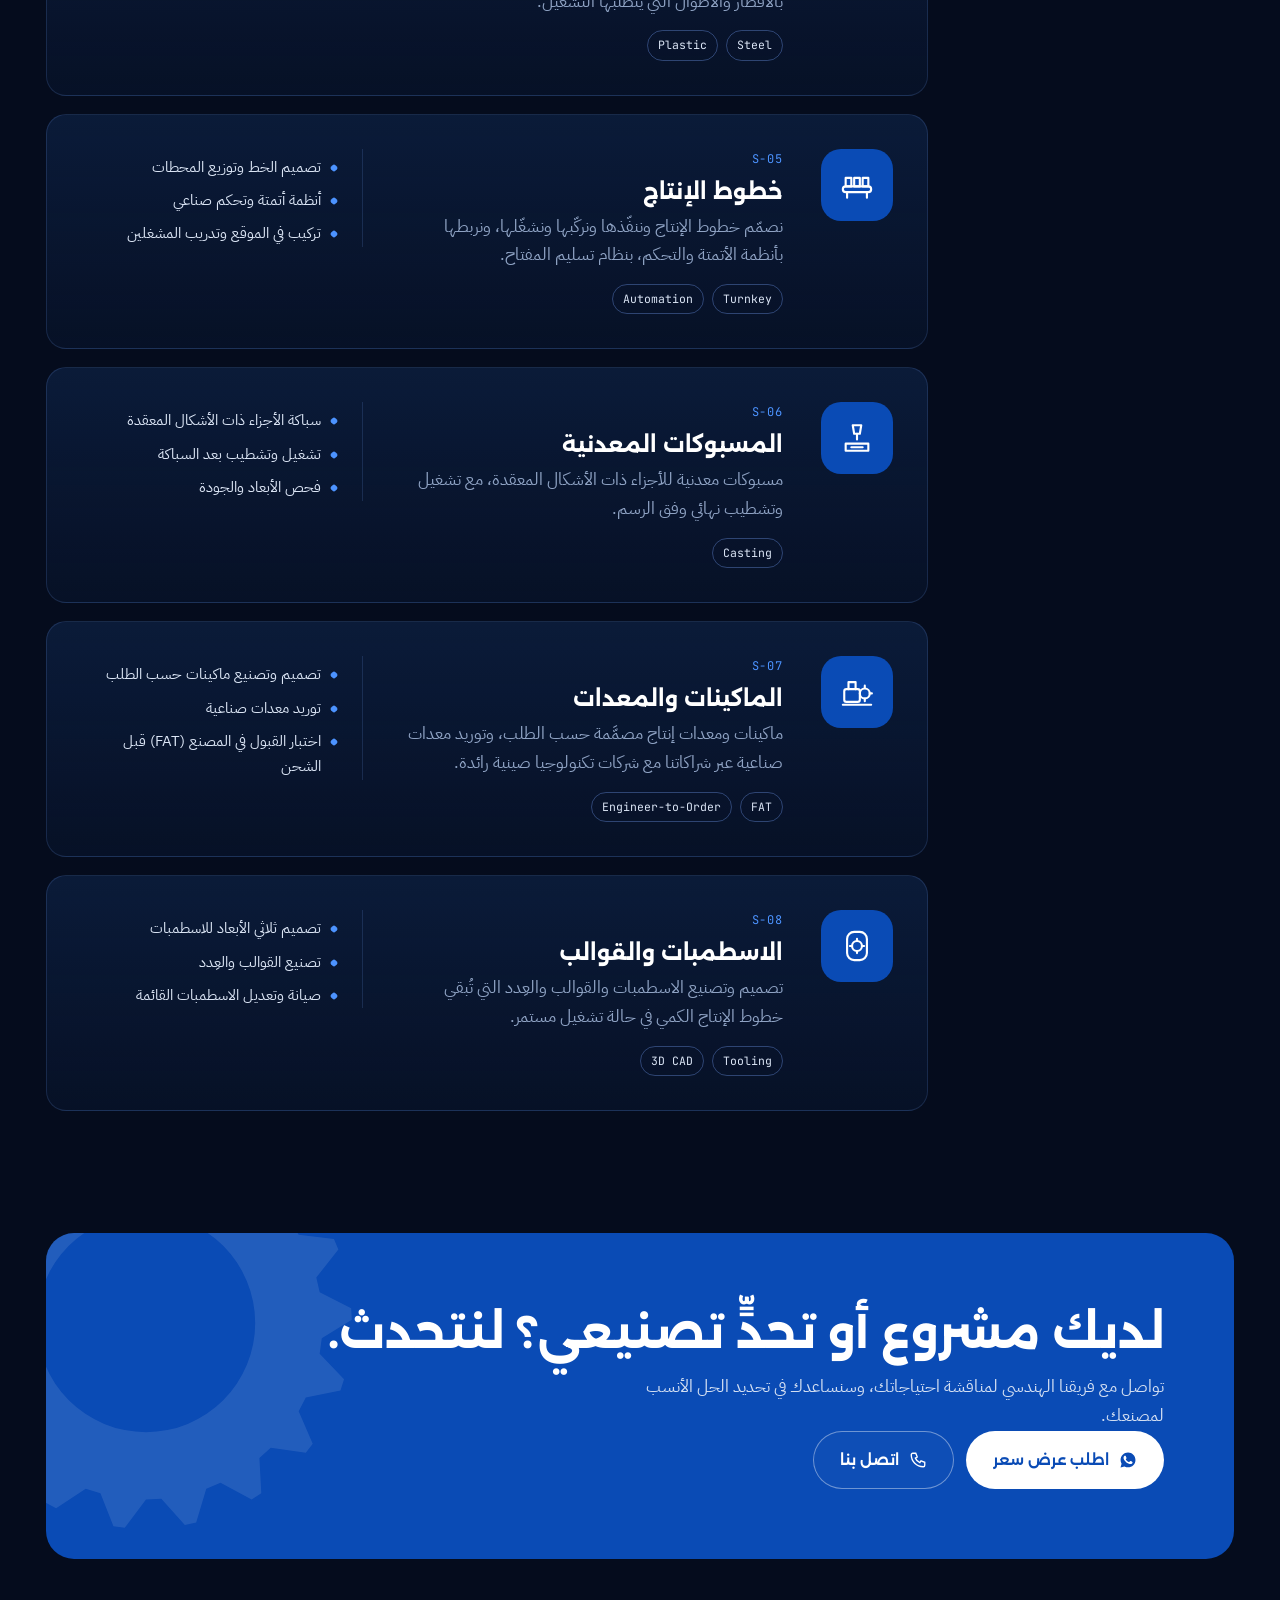
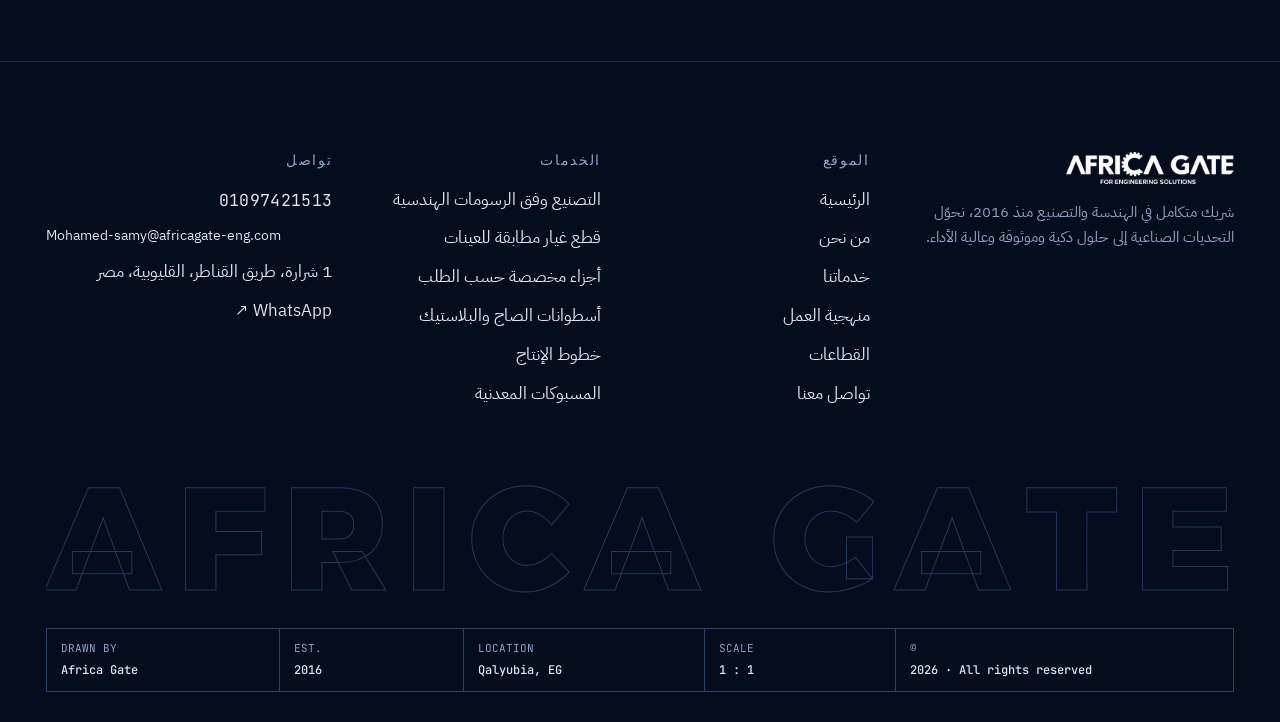
<file: services.html>
<!doctype html>
<html lang="ar" dir="rtl">
<head>
<meta charset="utf-8">
<script>try{if(sessionStorage.getItem("ag-loaded"))document.documentElement.className+=" no-loader"}catch(e){}</script>
<meta name="viewport" content="width=device-width, initial-scale=1, viewport-fit=cover">
<title data-en="Services | Africa Gate">خدماتنا | بوابة أفريقيا</title>
<meta name="claude:viewport-fit-sides" content="cover">
<meta name="description" content="Manufacturing to drawings, spare parts, custom parts, cylinders, production lines, castings, machinery and molds.">
<meta property="og:title" content="Services | Africa Gate"><meta property="og:description" content="Manufacturing to drawings, spare parts, custom parts, cylinders, production lines, castings, machinery and molds."><meta property="og:image" content="assets/img/smart-factory.webp">
<meta name="theme-color" content="#050c1d">
<link rel="icon" href="assets/img/favicon.png">
<link rel="preconnect" href="https://fonts.googleapis.com"><link rel="preconnect" href="https://fonts.gstatic.com" crossorigin><link rel="stylesheet" href="https://fonts.googleapis.com/css2?family=Alexandria:wght@500;600;700;800&family=IBM+Plex+Sans+Arabic:wght@400;500;600&family=IBM+Plex+Sans:wght@400;500;600&family=JetBrains+Mono:wght@400;500;600&display=swap">
<link rel="stylesheet" href="assets/css/main.css?v=1e154d80">
</head>
<body>
<a class="skip" href="#main" data-en="Skip to content">تخطَّ إلى المحتوى</a>
<div class="loader" aria-hidden="true"><div class="loader-inner"><svg class="gear-spin" viewBox="0 0 200 200" aria-hidden="true" ><path fill="currentColor" fill-rule="evenodd" d="M100.0,16.0 L110.1,2.5 L115.5,3.2 L121.7,18.9 L128.7,21.1 L142.8,11.8 L147.7,14.4 L148.2,31.2 L154.0,35.7 L170.4,31.8 L174.1,35.8 L168.8,51.8 L172.7,58.0 L189.5,60.0 L191.6,65.0 L181.1,78.3 L182.7,85.4 L197.7,93.0 L198.0,98.5 L183.7,107.3 L182.7,114.6 L194.3,126.8 L192.6,132.1 L176.1,135.5 L172.7,142.0 L179.4,157.5 L176.1,161.8 L159.4,159.4 L154.0,164.3 L154.9,181.1 L150.3,184.1 L135.5,176.1 L128.7,178.9 L123.9,195.0 L118.5,196.2 L107.3,183.7 L100.0,184.0 L89.9,197.5 L84.5,196.8 L78.3,181.1 L71.3,178.9 L57.2,188.2 L52.3,185.6 L51.8,168.8 L46.0,164.3 L29.6,168.2 L25.9,164.2 L31.2,148.2 L27.3,142.0 L10.5,140.0 L8.4,135.0 L18.9,121.7 L17.3,114.6 L2.3,107.0 L2.0,101.5 L16.3,92.7 L17.3,85.4 L5.7,73.2 L7.4,67.9 L23.9,64.5 L27.3,58.0 L20.6,42.5 L23.9,38.2 L40.6,40.6 L46.0,35.7 L45.1,18.9 L49.7,15.9 L64.5,23.9 L71.3,21.1 L76.1,5.0 L81.5,3.8 L92.7,16.3Z M152,100 A52,52 0 1,0 48,100 A52,52 0 1,0 152,100Z"/></svg><img src="assets/img/logo-white.png" alt=""><div class="bar"><i></i></div></div></div>
<div class="curtain" aria-hidden="true"><svg class="" viewBox="0 0 200 200" aria-hidden="true" ><path fill="currentColor" fill-rule="evenodd" d="M100.0,16.0 L110.1,2.5 L115.5,3.2 L121.7,18.9 L128.7,21.1 L142.8,11.8 L147.7,14.4 L148.2,31.2 L154.0,35.7 L170.4,31.8 L174.1,35.8 L168.8,51.8 L172.7,58.0 L189.5,60.0 L191.6,65.0 L181.1,78.3 L182.7,85.4 L197.7,93.0 L198.0,98.5 L183.7,107.3 L182.7,114.6 L194.3,126.8 L192.6,132.1 L176.1,135.5 L172.7,142.0 L179.4,157.5 L176.1,161.8 L159.4,159.4 L154.0,164.3 L154.9,181.1 L150.3,184.1 L135.5,176.1 L128.7,178.9 L123.9,195.0 L118.5,196.2 L107.3,183.7 L100.0,184.0 L89.9,197.5 L84.5,196.8 L78.3,181.1 L71.3,178.9 L57.2,188.2 L52.3,185.6 L51.8,168.8 L46.0,164.3 L29.6,168.2 L25.9,164.2 L31.2,148.2 L27.3,142.0 L10.5,140.0 L8.4,135.0 L18.9,121.7 L17.3,114.6 L2.3,107.0 L2.0,101.5 L16.3,92.7 L17.3,85.4 L5.7,73.2 L7.4,67.9 L23.9,64.5 L27.3,58.0 L20.6,42.5 L23.9,38.2 L40.6,40.6 L46.0,35.7 L45.1,18.9 L49.7,15.9 L64.5,23.9 L71.3,21.1 L76.1,5.0 L81.5,3.8 L92.7,16.3Z M152,100 A52,52 0 1,0 48,100 A52,52 0 1,0 152,100Z"/></svg></div>
<div class="sprog" aria-hidden="true"><i></i></div>
<header class="nav"><div class="wrap nav-in">
<a class="logo" href="index.html" aria-label="Africa Gate"><img src="assets/img/logo-white.png" alt="Africa Gate for Engineering Solutions" width="158" height="30"></a>
<nav class="nav-links" aria-label="Main"><a href="index.html" data-en="Home">الرئيسية</a><a href="about.html" data-en="About">من نحن</a><a href="services.html" data-en="Services">خدماتنا</a><a href="process.html" data-en="How we work">منهجية العمل</a><a href="industries.html" data-en="Industries">القطاعات</a><a href="contact.html" data-en="Contact">تواصل معنا</a></nav>
<div class="nav-actions"><button class="lang" type="button">EN</button>
<a class="btn btn-primary nav-cta q-wa" href="https://wa.me/201097421513?text=%D8%A7%D9%84%D8%B3%D9%84%D8%A7%D9%85%20%D8%B9%D9%84%D9%8A%D9%83%D9%85%D8%8C%20%D8%A3%D8%B1%D8%BA%D8%A8%20%D9%81%D9%8A%20%D8%A7%D9%84%D8%A7%D8%B3%D8%AA%D9%81%D8%B3%D8%A7%D8%B1%20%D8%B9%D9%86%20%D8%A7%D9%84%D8%A3%D8%B3%D8%B9%D8%A7%D8%B1." data-wa-ar="https://wa.me/201097421513?text=%D8%A7%D9%84%D8%B3%D9%84%D8%A7%D9%85%20%D8%B9%D9%84%D9%8A%D9%83%D9%85%D8%8C%20%D8%A3%D8%B1%D8%BA%D8%A8%20%D9%81%D9%8A%20%D8%A7%D9%84%D8%A7%D8%B3%D8%AA%D9%81%D8%B3%D8%A7%D8%B1%20%D8%B9%D9%86%20%D8%A7%D9%84%D8%A3%D8%B3%D8%B9%D8%A7%D8%B1." data-wa-en="https://wa.me/201097421513?text=Hello%2C%20I%20would%20like%20to%20ask%20about%20your%20prices." target="_blank" rel="noopener"><svg viewBox="0 0 24 24" aria-hidden="true"><path d="M12.04 2C6.58 2 2.13 6.45 2.13 11.91c0 1.75.46 3.45 1.32 4.95L2.05 22l5.25-1.38a9.9 9.9 0 0 0 4.74 1.21c5.46 0 9.91-4.45 9.91-9.91C21.95 6.45 17.5 2 12.04 2zm5.8 14.03c-.25.69-1.44 1.32-2 1.4-.51.08-1.15.11-1.86-.12-.43-.14-.98-.32-1.68-.62-2.96-1.28-4.89-4.26-5.04-4.46-.15-.2-1.2-1.6-1.2-3.05s.76-2.16 1.03-2.46c.27-.3.59-.37.79-.37h.57c.18 0 .43-.07.67.51.25.59.84 2.04.91 2.19.07.15.12.32.02.52-.1.2-.15.32-.3.49-.15.17-.31.39-.45.52-.15.15-.3.31-.13.61.17.3.77 1.27 1.65 2.05 1.13 1.01 2.09 1.32 2.39 1.47.3.15.47.12.64-.07.17-.2.74-.86.94-1.16.2-.3.39-.25.66-.15.27.1 1.72.81 2.02.96.3.15.49.22.57.34.07.12.07.71-.18 1.4z"/></svg><span data-en="Request a quote">اطلب عرض سعر</span></a>
<button class="burger" type="button" aria-label="Menu" aria-expanded="false"><span></span><span></span><span></span></button></div>
</div></header>
<main id="main">

<section class="phero"><div class="phero-bg"><img class="bgimg" src="assets/img/factory-cnc-line.webp" srcset="assets/img/factory-cnc-line-800.webp 800w, assets/img/factory-cnc-line.webp 1095w" sizes="100vw" alt="" fetchpriority="high" decoding="async"></div><div class="grid-bg"></div><div class="wrap">
<div class="crumbs"><a href="index.html" data-en="Home">الرئيسية</a><span aria-hidden="true">/</span><span data-en="Services">خدماتنا</span></div>
<h1 class="h-xl" data-split data-en="Complete manufacturing capability under one roof.">قدرات تصنيع متكاملة تحت سقف واحد.</h1>
<p class="lead" data-en="From a single spare part matched to a sample to a complete turnkey production line.">من قطعة غيار واحدة مطابقة لعينة، إلى خط إنتاج متكامل بنظام تسليم المفتاح.</p><div class="btn-row"><a class="btn btn-primary q-wa" href="https://wa.me/201097421513?text=%D8%A7%D9%84%D8%B3%D9%84%D8%A7%D9%85%20%D8%B9%D9%84%D9%8A%D9%83%D9%85%D8%8C%20%D8%A3%D8%B1%D8%BA%D8%A8%20%D9%81%D9%8A%20%D8%A7%D9%84%D8%A7%D8%B3%D8%AA%D9%81%D8%B3%D8%A7%D8%B1%20%D8%B9%D9%86%20%D8%A7%D9%84%D8%A3%D8%B3%D8%B9%D8%A7%D8%B1." data-wa-ar="https://wa.me/201097421513?text=%D8%A7%D9%84%D8%B3%D9%84%D8%A7%D9%85%20%D8%B9%D9%84%D9%8A%D9%83%D9%85%D8%8C%20%D8%A3%D8%B1%D8%BA%D8%A8%20%D9%81%D9%8A%20%D8%A7%D9%84%D8%A7%D8%B3%D8%AA%D9%81%D8%B3%D8%A7%D8%B1%20%D8%B9%D9%86%20%D8%A7%D9%84%D8%A3%D8%B3%D8%B9%D8%A7%D8%B1." data-wa-en="https://wa.me/201097421513?text=Hello%2C%20I%20would%20like%20to%20ask%20about%20your%20prices." target="_blank" rel="noopener"><svg viewBox="0 0 24 24" aria-hidden="true"><path d="M12.04 2C6.58 2 2.13 6.45 2.13 11.91c0 1.75.46 3.45 1.32 4.95L2.05 22l5.25-1.38a9.9 9.9 0 0 0 4.74 1.21c5.46 0 9.91-4.45 9.91-9.91C21.95 6.45 17.5 2 12.04 2zm5.8 14.03c-.25.69-1.44 1.32-2 1.4-.51.08-1.15.11-1.86-.12-.43-.14-.98-.32-1.68-.62-2.96-1.28-4.89-4.26-5.04-4.46-.15-.2-1.2-1.6-1.2-3.05s.76-2.16 1.03-2.46c.27-.3.59-.37.79-.37h.57c.18 0 .43-.07.67.51.25.59.84 2.04.91 2.19.07.15.12.32.02.52-.1.2-.15.32-.3.49-.15.17-.31.39-.45.52-.15.15-.3.31-.13.61.17.3.77 1.27 1.65 2.05 1.13 1.01 2.09 1.32 2.39 1.47.3.15.47.12.64-.07.17-.2.74-.86.94-1.16.2-.3.39-.25.66-.15.27.1 1.72.81 2.02.96.3.15.49.22.57.34.07.12.07.71-.18 1.4z"/></svg><span data-en="Request a quote">اطلب عرض سعر</span></a></div>
</div></section>
<section class="sec" style="padding-top:24px"><div class="wrap svc-layout">
<nav class="svc-index" aria-label="Services"><span class="idx-title mono" data-en="Index">الفهرس</span><a href="#s1"><span class="mono">01</span><span data-en="Manufacturing to Drawings">التصنيع وفق الرسومات الهندسية</span></a><a href="#s2"><span class="mono">02</span><span data-en="Spare Parts Matched to Samples">قطع غيار مطابقة للعينات</span></a><a href="#s3"><span class="mono">03</span><span data-en="Custom-Made Parts">أجزاء مخصصة حسب الطلب</span></a><a href="#s4"><span class="mono">04</span><span data-en="Steel &amp; Plastic Cylinders">أسطوانات الصاج والبلاستيك</span></a><a href="#s5"><span class="mono">05</span><span data-en="Production Lines">خطوط الإنتاج</span></a><a href="#s6"><span class="mono">06</span><span data-en="Metal Castings">المسبوكات المعدنية</span></a><a href="#s7"><span class="mono">07</span><span data-en="Machinery &amp; Equipment">الماكينات والمعدات</span></a><a href="#s8"><span class="mono">08</span><span data-en="Molds &amp; Dies">الاسطمبات والقوالب</span></a></nav>
<div class="svc-detail"><article class="sd" id="s1"><div class="ic"><svg viewBox="0 0 24 24" aria-hidden="true"><rect x="3" y="3" width="13" height="18" rx="2"/><path d="M6.5 8h6M6.5 12h4"/><circle cx="17.5" cy="16.5" r="3.5"/><path d="M17.5 11.5v1.5M17.5 20v1.5M22.5 16.5H21M14 16.5h-1.5"/></svg></div>
<div class="sd-main"><span class="en-sub mono">S-01</span><h3 data-en="Manufacturing to Drawings">التصنيع وفق الرسومات الهندسية</h3><p data-en="Send your engineering drawing or CAD file and we machine it on CNC to the exact specifications and tolerances on the drawing.">أرسل الرسم الهندسي أو ملف CAD، ونحوّله إلى قطعة مطابقة للمواصفات على ماكينات CNC، بالتفاوتات المحددة في الرسم.</p><div class="meta"><span class="chip">CAD/CAM</span><span class="chip">CNC</span></div></div>
<ul><li><span data-en="Technical review of the drawing and tolerances before machining">مراجعة فنية للرسم والتفاوتات قبل التنفيذ</span></li><li><span data-en="CNC machining and digital manufacturing">تشغيل CNC وتصنيع رقمي</span></li><li><span data-en="Single parts or batch production">قطعة واحدة أو إنتاج على دفعات</span></li></ul></article><article class="sd" id="s2"><div class="ic"><svg viewBox="0 0 24 24" aria-hidden="true"><path d="M4 7h4l2-3h4l2 3h4"/><rect x="3" y="7" width="18" height="6" rx="1.5"/><path d="M7 13v7M12 13v7M17 13v7"/></svg></div>
<div class="sd-main"><span class="en-sub mono">S-02</span><h3 data-en="Spare Parts Matched to Samples">قطع غيار مطابقة للعينات</h3><p data-en="When no replacement is available, we measure your sample, reverse-engineer it and manufacture a matching part that gets your machine running again.">حين لا يتوفر البديل في السوق، نقيس العينة ونعيد هندستها ونصنّع قطعة مطابقة تعيد ماكيناتك إلى العمل.</p><div class="meta"><span class="chip">Reverse Engineering</span></div></div>
<ul><li><span data-en="Sample measurement and dimensional documentation">قياس العينة وتوثيق أبعادها</span></li><li><span data-en="Reverse engineering into a new drawing">هندسة عكسية وإعداد رسم جديد</span></li><li><span data-en="Less machine downtime">تقليل زمن توقف الماكينات</span></li></ul></article><article class="sd" id="s3"><div class="ic"><svg viewBox="0 0 24 24" aria-hidden="true"><path d="M3 7l9-4 9 4-9 4-9-4z"/><path d="M3 7v10l9 4 9-4V7"/><circle cx="12" cy="15" r="2.2"/></svg></div>
<div class="sd-main"><span class="en-sub mono">S-03</span><h3 data-en="Custom-Made Parts">أجزاء مخصصة حسب الطلب</h3><p data-en="Engineered components designed specifically for your lines and machines, to your specification and in the quantity you need.">مكوّنات وأجزاء هندسية مصمَّمة خصيصًا لخطوط إنتاجك وماكيناتك، بالمواصفة والكمية التي تحتاجها.</p><div class="meta"><span class="chip">Made-to-Order</span></div></div>
<ul><li><span data-en="Robotic components and precision parts">مكوّنات روبوتات وأجزاء هندسية دقيقة</span></li><li><span data-en="Built to your technical specification">التزام كامل بالمواصفة الفنية</span></li><li><span data-en="Flexible quantities">كميات مرنة وفق احتياجك</span></li></ul></article><article class="sd" id="s4"><div class="ic"><svg viewBox="0 0 24 24" aria-hidden="true"><ellipse cx="12" cy="5" rx="7" ry="2.5"/><path d="M5 5v14c0 1.4 3.1 2.5 7 2.5s7-1.1 7-2.5V5"/><path d="M5 11c0 1.4 3.1 2.5 7 2.5s7-1.1 7-2.5"/></svg></div>
<div class="sd-main"><span class="en-sub mono">S-04</span><h3 data-en="Steel &amp; Plastic Cylinders">أسطوانات الصاج والبلاستيك</h3><p data-en="Steel-sheet and plastic cylinders for production and filling lines, in the diameters and lengths your operation requires.">أسطوانات من الصاج والبلاستيك لخطوط الإنتاج والتعبئة، بالأقطار والأطوال التي يتطلبها التشغيل.</p><div class="meta"><span class="chip">Steel</span><span class="chip">Plastic</span></div></div>
<ul><li><span data-en="Steel-sheet and plastic cylinders">أسطوانات صاج وأسطوانات بلاستيك</span></li><li><span data-en="Custom diameters and lengths">أقطار وأطوال حسب الطلب</span></li><li><span data-en="Suited to filling and packaging lines">مناسبة لخطوط التعبئة والتغليف</span></li></ul></article><article class="sd" id="s5"><div class="ic"><svg viewBox="0 0 24 24" aria-hidden="true"><rect x="2" y="13" width="20" height="4" rx="2"/><rect x="4" y="7" width="4" height="6"/><rect x="10" y="7" width="4" height="6"/><rect x="16" y="7" width="4" height="6"/><path d="M5 17v4M19 17v4"/></svg></div>
<div class="sd-main"><span class="en-sub mono">S-05</span><h3 data-en="Production Lines">خطوط الإنتاج</h3><p data-en="We design, build, install and commission production lines and integrate them with automation and control systems, delivered turnkey.">نصمّم خطوط الإنتاج وننفّذها ونركّبها ونشغّلها، ونربطها بأنظمة الأتمتة والتحكم، بنظام تسليم المفتاح.</p><div class="meta"><span class="chip">Turnkey</span><span class="chip">Automation</span></div></div>
<ul><li><span data-en="Line design and station layout">تصميم الخط وتوزيع المحطات</span></li><li><span data-en="Automation and industrial control">أنظمة أتمتة وتحكم صناعي</span></li><li><span data-en="On-site installation and operator training">تركيب في الموقع وتدريب المشغلين</span></li></ul></article><article class="sd" id="s6"><div class="ic"><svg viewBox="0 0 24 24" aria-hidden="true"><path d="M9 3h6l-1 6h-4L9 3z"/><path d="M12 9v4"/><path d="M4 21h16v-5H4z"/><path d="M8 18.5h8"/></svg></div>
<div class="sd-main"><span class="en-sub mono">S-06</span><h3 data-en="Metal Castings">المسبوكات المعدنية</h3><p data-en="Metal castings for complex geometries, with finish machining to the drawing.">مسبوكات معدنية للأجزاء ذات الأشكال المعقدة، مع تشغيل وتشطيب نهائي وفق الرسم.</p><div class="meta"><span class="chip">Casting</span></div></div>
<ul><li><span data-en="Casting of complex geometries">سباكة الأجزاء ذات الأشكال المعقدة</span></li><li><span data-en="Post-cast machining and finishing">تشغيل وتشطيب بعد السباكة</span></li><li><span data-en="Dimensional and quality inspection">فحص الأبعاد والجودة</span></li></ul></article><article class="sd" id="s7"><div class="ic"><svg viewBox="0 0 24 24" aria-hidden="true"><rect x="3" y="10" width="11" height="9" rx="1.5"/><path d="M6 10V5h5v5"/><circle cx="17.5" cy="13" r="3.5"/><path d="M17.5 7.5V9M17.5 17v1.5M22.5 13H21M2 21h20"/></svg></div>
<div class="sd-main"><span class="en-sub mono">S-07</span><h3 data-en="Machinery &amp; Equipment">الماكينات والمعدات</h3><p data-en="Custom-built machines and production equipment, plus industrial equipment supplied through our partnerships with leading Chinese technology companies.">ماكينات ومعدات إنتاج مصمَّمة حسب الطلب، وتوريد معدات صناعية عبر شراكاتنا مع شركات تكنولوجيا صينية رائدة.</p><div class="meta"><span class="chip">FAT</span><span class="chip">Engineer-to-Order</span></div></div>
<ul><li><span data-en="Custom machine design and build">تصميم وتصنيع ماكينات حسب الطلب</span></li><li><span data-en="Industrial equipment supply">توريد معدات صناعية</span></li><li><span data-en="Factory Acceptance Testing (FAT) before shipping">اختبار القبول في المصنع (FAT) قبل الشحن</span></li></ul></article><article class="sd" id="s8"><div class="ic"><svg viewBox="0 0 24 24" aria-hidden="true"><rect x="5" y="2" width="14" height="20" rx="5"/><circle cx="12" cy="12" r="3.5"/><path d="M12 7v1.5M12 15.5V17M8.5 12H7M17 12h-1.5"/></svg></div>
<div class="sd-main"><span class="en-sub mono">S-08</span><h3 data-en="Molds &amp; Dies">الاسطمبات والقوالب</h3><p data-en="Design and manufacture of the molds, dies and tooling that keep high-volume lines running.">تصميم وتصنيع الاسطمبات والقوالب والعِدد التي تُبقي خطوط الإنتاج الكمي في حالة تشغيل مستمر.</p><div class="meta"><span class="chip">Tooling</span><span class="chip">3D CAD</span></div></div>
<ul><li><span data-en="3D die and mold design">تصميم ثلاثي الأبعاد للاسطمبات</span></li><li><span data-en="Mold, die and tooling manufacture">تصنيع القوالب والعِدد</span></li><li><span data-en="Maintenance and rework of existing dies">صيانة وتعديل الاسطمبات القائمة</span></li></ul></article></div></div></section>
<section class="sec" style="padding-top:0"><div class="wrap"><div class="cta-band" data-cta><svg class="gear-deco" viewBox="0 0 200 200" aria-hidden="true" ><path fill="currentColor" fill-rule="evenodd" d="M100.0,16.0 L110.1,2.5 L115.5,3.2 L121.7,18.9 L128.7,21.1 L142.8,11.8 L147.7,14.4 L148.2,31.2 L154.0,35.7 L170.4,31.8 L174.1,35.8 L168.8,51.8 L172.7,58.0 L189.5,60.0 L191.6,65.0 L181.1,78.3 L182.7,85.4 L197.7,93.0 L198.0,98.5 L183.7,107.3 L182.7,114.6 L194.3,126.8 L192.6,132.1 L176.1,135.5 L172.7,142.0 L179.4,157.5 L176.1,161.8 L159.4,159.4 L154.0,164.3 L154.9,181.1 L150.3,184.1 L135.5,176.1 L128.7,178.9 L123.9,195.0 L118.5,196.2 L107.3,183.7 L100.0,184.0 L89.9,197.5 L84.5,196.8 L78.3,181.1 L71.3,178.9 L57.2,188.2 L52.3,185.6 L51.8,168.8 L46.0,164.3 L29.6,168.2 L25.9,164.2 L31.2,148.2 L27.3,142.0 L10.5,140.0 L8.4,135.0 L18.9,121.7 L17.3,114.6 L2.3,107.0 L2.0,101.5 L16.3,92.7 L17.3,85.4 L5.7,73.2 L7.4,67.9 L23.9,64.5 L27.3,58.0 L20.6,42.5 L23.9,38.2 L40.6,40.6 L46.0,35.7 L45.1,18.9 L49.7,15.9 L64.5,23.9 L71.3,21.1 L76.1,5.0 L81.5,3.8 L92.7,16.3Z M152,100 A52,52 0 1,0 48,100 A52,52 0 1,0 152,100Z"/></svg>
<div><h2 class="h-l" data-split data-en="Have a project or a manufacturing challenge? Let’s talk.">لديك مشروع أو تحدٍّ تصنيعي؟ لنتحدث.</h2>
<p data-en="Talk to our engineering team about what you need, and we will help you find the right solution for your plant.">تواصل مع فريقنا الهندسي لمناقشة احتياجاتك، وسنساعدك في تحديد الحل الأنسب لمصنعك.</p>
<div class="btn-row"><a class="btn btn-primary q-wa" href="https://wa.me/201097421513?text=%D8%A7%D9%84%D8%B3%D9%84%D8%A7%D9%85%20%D8%B9%D9%84%D9%8A%D9%83%D9%85%D8%8C%20%D8%A3%D8%B1%D8%BA%D8%A8%20%D9%81%D9%8A%20%D8%A7%D9%84%D8%A7%D8%B3%D8%AA%D9%81%D8%B3%D8%A7%D8%B1%20%D8%B9%D9%86%20%D8%A7%D9%84%D8%A3%D8%B3%D8%B9%D8%A7%D8%B1." data-wa-ar="https://wa.me/201097421513?text=%D8%A7%D9%84%D8%B3%D9%84%D8%A7%D9%85%20%D8%B9%D9%84%D9%8A%D9%83%D9%85%D8%8C%20%D8%A3%D8%B1%D8%BA%D8%A8%20%D9%81%D9%8A%20%D8%A7%D9%84%D8%A7%D8%B3%D8%AA%D9%81%D8%B3%D8%A7%D8%B1%20%D8%B9%D9%86%20%D8%A7%D9%84%D8%A3%D8%B3%D8%B9%D8%A7%D8%B1." data-wa-en="https://wa.me/201097421513?text=Hello%2C%20I%20would%20like%20to%20ask%20about%20your%20prices." target="_blank" rel="noopener"><svg viewBox="0 0 24 24" aria-hidden="true"><path d="M12.04 2C6.58 2 2.13 6.45 2.13 11.91c0 1.75.46 3.45 1.32 4.95L2.05 22l5.25-1.38a9.9 9.9 0 0 0 4.74 1.21c5.46 0 9.91-4.45 9.91-9.91C21.95 6.45 17.5 2 12.04 2zm5.8 14.03c-.25.69-1.44 1.32-2 1.4-.51.08-1.15.11-1.86-.12-.43-.14-.98-.32-1.68-.62-2.96-1.28-4.89-4.26-5.04-4.46-.15-.2-1.2-1.6-1.2-3.05s.76-2.16 1.03-2.46c.27-.3.59-.37.79-.37h.57c.18 0 .43-.07.67.51.25.59.84 2.04.91 2.19.07.15.12.32.02.52-.1.2-.15.32-.3.49-.15.17-.31.39-.45.52-.15.15-.3.31-.13.61.17.3.77 1.27 1.65 2.05 1.13 1.01 2.09 1.32 2.39 1.47.3.15.47.12.64-.07.17-.2.74-.86.94-1.16.2-.3.39-.25.66-.15.27.1 1.72.81 2.02.96.3.15.49.22.57.34.07.12.07.71-.18 1.4z"/></svg><span data-en="Request a quote">اطلب عرض سعر</span></a>
<a class="btn btn-ghost" href="tel:+201097421513"><svg viewBox="0 0 24 24" aria-hidden="true"><path d="M5 3h4l2 5-2.5 1.5a11 11 0 0 0 6 6L16 13l5 2v4a2 2 0 0 1-2 2A16 16 0 0 1 3 5a2 2 0 0 1 2-2"/></svg><span data-en="Call us">اتصل بنا</span></a></div></div></div></section>
</main>
<footer class="foot"><div class="wrap">
<div class="foot-grid">
<div><a class="logo" href="index.html"><img src="assets/img/logo-white.png" alt="Africa Gate" width="168" height="32"></a>
<p class="about" data-en="An integrated engineering and manufacturing partner since 2016, turning industrial challenges into smart, reliable, high-performance solutions.">شريك متكامل في الهندسة والتصنيع منذ 2016، نحوّل التحديات الصناعية إلى حلول ذكية وموثوقة وعالية الأداء.</p></div>
<div><h4 data-en="Site">الموقع</h4><ul><li><a href="index.html" data-en="Home">الرئيسية</a></li><li><a href="about.html" data-en="About">من نحن</a></li><li><a href="services.html" data-en="Services">خدماتنا</a></li><li><a href="process.html" data-en="How we work">منهجية العمل</a></li><li><a href="industries.html" data-en="Industries">القطاعات</a></li><li><a href="contact.html" data-en="Contact">تواصل معنا</a></li></ul></div>
<div><h4 data-en="Services">الخدمات</h4><ul><li><a href="services.html#s1" data-en="Manufacturing to Drawings">التصنيع وفق الرسومات الهندسية</a></li><li><a href="services.html#s2" data-en="Spare Parts Matched to Samples">قطع غيار مطابقة للعينات</a></li><li><a href="services.html#s3" data-en="Custom-Made Parts">أجزاء مخصصة حسب الطلب</a></li><li><a href="services.html#s4" data-en="Steel &amp; Plastic Cylinders">أسطوانات الصاج والبلاستيك</a></li><li><a href="services.html#s5" data-en="Production Lines">خطوط الإنتاج</a></li><li><a href="services.html#s6" data-en="Metal Castings">المسبوكات المعدنية</a></li></ul></div>
<div><h4 data-en="Contact">تواصل</h4><ul>
<li class="mono">01097421513</li><li class="em">Mohamed-samy@africagate-eng.com</li><li><span data-en="1 Sharara, Qanater Road, Qalyubia, Egypt">1 شرارة، طريق القناطر، القليوبية، مصر</span></li>
<li><a href="https://wa.me/201097421513?text=%D8%A7%D9%84%D8%B3%D9%84%D8%A7%D9%85%20%D8%B9%D9%84%D9%8A%D9%83%D9%85%D8%8C%20%D8%A3%D8%B1%D8%BA%D8%A8%20%D9%81%D9%8A%20%D8%A7%D9%84%D8%A7%D8%B3%D8%AA%D9%81%D8%B3%D8%A7%D8%B1%20%D8%B9%D9%86%20%D8%AE%D8%AF%D9%85%D8%A7%D8%AA%D9%83%D9%85." data-wa-ar="https://wa.me/201097421513?text=%D8%A7%D9%84%D8%B3%D9%84%D8%A7%D9%85%20%D8%B9%D9%84%D9%8A%D9%83%D9%85%D8%8C%20%D8%A3%D8%B1%D8%BA%D8%A8%20%D9%81%D9%8A%20%D8%A7%D9%84%D8%A7%D8%B3%D8%AA%D9%81%D8%B3%D8%A7%D8%B1%20%D8%B9%D9%86%20%D8%AE%D8%AF%D9%85%D8%A7%D8%AA%D9%83%D9%85." data-wa-en="https://wa.me/201097421513?text=Hello%2C%20I%20would%20like%20to%20ask%20about%20your%20services." target="_blank" rel="noopener">WhatsApp ↗</a></li></ul></div>
</div>
<div class="bigmark" aria-hidden="true"><span>A</span><span>F</span><span>R</span><span>I</span><span>C</span><span>A</span><span>&nbsp;</span><span>G</span><span>A</span><span>T</span><span>E</span></div>
<div class="tblock"><div>DRAWN BY<b>Africa Gate</b></div><div>EST.<b>2016</b></div><div>LOCATION<b>Qalyubia, EG</b></div><div>SCALE<b>1 : 1</b></div><div>©<b>2026 · All rights reserved</b></div></div>
</div></footer>
<a class="wa" href="https://wa.me/201097421513?text=%D8%A7%D9%84%D8%B3%D9%84%D8%A7%D9%85%20%D8%B9%D9%84%D9%8A%D9%83%D9%85%D8%8C%20%D8%A3%D8%B1%D8%BA%D8%A8%20%D9%81%D9%8A%20%D8%A7%D9%84%D8%A7%D8%B3%D8%AA%D9%81%D8%B3%D8%A7%D8%B1%20%D8%B9%D9%86%20%D8%AE%D8%AF%D9%85%D8%A7%D8%AA%D9%83%D9%85." data-wa-ar="https://wa.me/201097421513?text=%D8%A7%D9%84%D8%B3%D9%84%D8%A7%D9%85%20%D8%B9%D9%84%D9%8A%D9%83%D9%85%D8%8C%20%D8%A3%D8%B1%D8%BA%D8%A8%20%D9%81%D9%8A%20%D8%A7%D9%84%D8%A7%D8%B3%D8%AA%D9%81%D8%B3%D8%A7%D8%B1%20%D8%B9%D9%86%20%D8%AE%D8%AF%D9%85%D8%A7%D8%AA%D9%83%D9%85." data-wa-en="https://wa.me/201097421513?text=Hello%2C%20I%20would%20like%20to%20ask%20about%20your%20services." target="_blank" rel="noopener" aria-label="WhatsApp"><svg viewBox="0 0 24 24" aria-hidden="true"><path d="M12.04 2C6.58 2 2.13 6.45 2.13 11.91c0 1.75.46 3.45 1.32 4.95L2.05 22l5.25-1.38a9.9 9.9 0 0 0 4.74 1.21c5.46 0 9.91-4.45 9.91-9.91C21.95 6.45 17.5 2 12.04 2zm5.8 14.03c-.25.69-1.44 1.32-2 1.4-.51.08-1.15.11-1.86-.12-.43-.14-.98-.32-1.68-.62-2.96-1.28-4.89-4.26-5.04-4.46-.15-.2-1.2-1.6-1.2-3.05s.76-2.16 1.03-2.46c.27-.3.59-.37.79-.37h.57c.18 0 .43-.07.67.51.25.59.84 2.04.91 2.19.07.15.12.32.02.52-.1.2-.15.32-.3.49-.15.17-.31.39-.45.52-.15.15-.3.31-.13.61.17.3.77 1.27 1.65 2.05 1.13 1.01 2.09 1.32 2.39 1.47.3.15.47.12.64-.07.17-.2.74-.86.94-1.16.2-.3.39-.25.66-.15.27.1 1.72.81 2.02.96.3.15.49.22.57.34.07.12.07.71-.18 1.4z"/></svg></a>
<svg width="0" height="0" style="position:absolute" aria-hidden="true"><defs><clipPath id="gearclip" clipPathUnits="objectBoundingBox"><path transform="scale(0.005)" d="M100.0,16.0 L110.1,2.5 L115.5,3.2 L121.7,18.9 L128.7,21.1 L142.8,11.8 L147.7,14.4 L148.2,31.2 L154.0,35.7 L170.4,31.8 L174.1,35.8 L168.8,51.8 L172.7,58.0 L189.5,60.0 L191.6,65.0 L181.1,78.3 L182.7,85.4 L197.7,93.0 L198.0,98.5 L183.7,107.3 L182.7,114.6 L194.3,126.8 L192.6,132.1 L176.1,135.5 L172.7,142.0 L179.4,157.5 L176.1,161.8 L159.4,159.4 L154.0,164.3 L154.9,181.1 L150.3,184.1 L135.5,176.1 L128.7,178.9 L123.9,195.0 L118.5,196.2 L107.3,183.7 L100.0,184.0 L89.9,197.5 L84.5,196.8 L78.3,181.1 L71.3,178.9 L57.2,188.2 L52.3,185.6 L51.8,168.8 L46.0,164.3 L29.6,168.2 L25.9,164.2 L31.2,148.2 L27.3,142.0 L10.5,140.0 L8.4,135.0 L18.9,121.7 L17.3,114.6 L2.3,107.0 L2.0,101.5 L16.3,92.7 L17.3,85.4 L5.7,73.2 L7.4,67.9 L23.9,64.5 L27.3,58.0 L20.6,42.5 L23.9,38.2 L40.6,40.6 L46.0,35.7 L45.1,18.9 L49.7,15.9 L64.5,23.9 L71.3,21.1 L76.1,5.0 L81.5,3.8 L92.7,16.3Z"/></clipPath></defs></svg>
<script src="assets/js/vendor/gsap.min.js"></script>
<script src="assets/js/vendor/ScrollTrigger.min.js"></script>
<script src="assets/js/main.js?v=1e154d80"></script>
<script src="assets/js/motion.js?v=1e154d80"></script>
</body>
</html>
</file>
<file: assets/css/main.css>
/* Layout concept: an engineering drawing sheet — blueprint grid, title-block footer, CNC readouts, brand blue on deep navy with pale "paper" sections */
:root{
  --ink:#050c1d;
  --navy:#0b1d3d;
  --navy-2:#112a55;
  --line:rgba(120,165,255,.16);
  --line-strong:rgba(120,165,255,.34);
  --brand:#0a4bb5;
  --signal:#4c93ff;
  --signal-soft:rgba(76,147,255,.14);
  --steel:#dbe5f5;
  --muted:#8fa3c4;
  --paper:#f2f6fc;
  --paper-2:#e4ecf8;
  --paper-ink:#0b1d3d;
  --paper-muted:#4f6283;
  --callout:#ff8a2a;
  --display:"Alexandria","IBM Plex Sans Arabic","Segoe UI",Tahoma,sans-serif;
  --body:"IBM Plex Sans Arabic","Alexandria","Segoe UI",Tahoma,sans-serif;
  --mono:"JetBrains Mono",ui-monospace,"SFMono-Regular",Menlo,Consolas,monospace;
  --radius:14px;
  --gutter:max(16px, env(safe-area-inset-left, 0px));
  --gutter-r:max(16px, env(safe-area-inset-right, 0px));
  --wrap:1220px;
  --ease:cubic-bezier(.2,.7,.1,1);
  color-scheme:dark;
}
*,*::before,*::after{box-sizing:border-box}
[hidden]{display:none!important}
html{overflow-x:clip;scroll-behavior:smooth;-webkit-text-size-adjust:100%}
body{margin:0;background:var(--ink);color:var(--steel);font-family:var(--body);font-size:16.5px;line-height:1.75;overflow-x:hidden}
html[lang="en"] body{font-family:"IBM Plex Sans","IBM Plex Sans Arabic",system-ui,sans-serif}
html[lang="en"]{--display:"Alexandria","IBM Plex Sans",system-ui,sans-serif}
body::before{content:"";position:fixed;inset:0 0 auto;height:env(safe-area-inset-top,0px);z-index:60;background:var(--ink)}
img{max-width:100%;display:block}
a{color:inherit;text-decoration:none}
h1,h2,h3,h4{font-family:var(--display);margin:0;line-height:1.25;text-wrap:balance;color:#fff;font-weight:700}
p{margin:0}
:focus-visible{outline:2px solid var(--signal);outline-offset:3px;border-radius:6px}
::selection{background:var(--brand);color:#fff}

.wrap{width:100%;max-width:var(--wrap);margin-inline:auto;padding-left:var(--gutter);padding-right:var(--gutter-r)}
.mono{font-family:var(--mono);letter-spacing:.02em;direction:ltr;unicode-bidi:isolate}
.eyebrow{display:inline-flex;align-items:center;gap:10px;font-family:var(--mono);font-size:12.5px;letter-spacing:.14em;text-transform:uppercase;color:var(--signal)}
.eyebrow::before{content:"";width:22px;height:1px;background:currentColor}
.h-xl{font-size:clamp(2.2rem,5.6vw,4.6rem);font-weight:800;letter-spacing:-.01em}
.h-l{font-size:clamp(1.8rem,3.6vw,3rem);font-weight:700}
.h-m{font-size:clamp(1.25rem,2vw,1.6rem);font-weight:600}
.lead{font-size:clamp(1.02rem,1.4vw,1.18rem);color:var(--muted);max-width:62ch}
.sec{position:relative;padding-block:clamp(72px,10vw,130px)}
.sec-head{display:grid;gap:16px;margin-bottom:clamp(36px,5vw,60px);max-width:760px}
.sec-head.split{max-width:none;grid-template-columns:1fr auto;align-items:end;gap:24px}
@media (max-width:760px){.sec-head.split{grid-template-columns:1fr}}

/* blueprint grid backdrop */
.grid-bg{position:absolute;inset:0;pointer-events:none;background-image:linear-gradient(var(--line) 1px,transparent 1px),linear-gradient(90deg,var(--line) 1px,transparent 1px),linear-gradient(rgba(120,165,255,.06) 1px,transparent 1px),linear-gradient(90deg,rgba(120,165,255,.06) 1px,transparent 1px);background-size:120px 120px,120px 120px,24px 24px,24px 24px;mask-image:radial-gradient(ellipse at 50% 40%,#000 30%,transparent 78%);-webkit-mask-image:radial-gradient(ellipse at 50% 40%,#000 30%,transparent 78%)}

/* paper sections */
.paper{background:var(--paper);color:var(--paper-ink)}
.paper h1,.paper h2,.paper h3,.paper h4{color:var(--paper-ink)}
.paper .lead{color:var(--paper-muted)}
.paper .eyebrow{color:var(--brand)}
.paper .grid-bg{background-image:linear-gradient(rgba(10,75,181,.09) 1px,transparent 1px),linear-gradient(90deg,rgba(10,75,181,.09) 1px,transparent 1px),linear-gradient(rgba(10,75,181,.04) 1px,transparent 1px),linear-gradient(90deg,rgba(10,75,181,.04) 1px,transparent 1px)}

/* buttons */
.btn{--bx:0px;--by:0px;position:relative;display:inline-flex;align-items:center;gap:10px;padding:14px 24px;border-radius:999px;font-family:var(--display);font-weight:600;font-size:15.5px;border:1px solid transparent;cursor:pointer;transition:background .3s,border-color .3s,color .3s,box-shadow .3s;transform:translate(var(--bx),var(--by));white-space:nowrap;isolation:isolate;overflow:hidden}
.btn svg{width:18px;height:18px;flex:none;transition:transform .35s var(--ease)}
html[dir="rtl"] .btn .arr{transform:scaleX(-1)}
.btn:hover .arr{transform:translateX(4px)}
html[dir="rtl"] .btn:hover .arr{transform:scaleX(-1) translateX(4px)}
.btn-primary{background:var(--brand);color:#fff;box-shadow:0 10px 30px -10px rgba(10,75,181,.9),inset 0 1px 0 rgba(255,255,255,.18)}
.btn-primary::after{content:"";position:absolute;inset:0;z-index:-1;background:linear-gradient(110deg,transparent 30%,rgba(255,255,255,.28) 50%,transparent 70%);transform:translateX(-120%);transition:transform .8s var(--ease)}
.btn-primary:hover::after{transform:translateX(120%)}
.btn-primary:hover{background:#0d58d4}
.btn-ghost{border-color:var(--line-strong);color:#fff;background:rgba(255,255,255,.02)}
.btn-ghost:hover{border-color:var(--signal);background:var(--signal-soft)}
.paper .btn-ghost{color:var(--paper-ink);border-color:rgba(10,75,181,.3)}
.paper .btn-ghost:hover{background:rgba(10,75,181,.07);border-color:var(--brand)}
.btn-row{display:flex;flex-wrap:wrap;gap:12px}

/* loader */
.loader{position:fixed;inset:0;z-index:100;background:var(--ink);display:grid;place-items:center;transition:opacity .4s var(--ease),visibility .4s;animation:loader-out .4s var(--ease) 6.5s forwards}
@keyframes loader-out{to{opacity:0;visibility:hidden}}
.loader.done{opacity:0;visibility:hidden}
.loader-inner{display:grid;justify-items:center;gap:22px}
.loader .gear-spin{width:84px;height:84px;color:var(--brand);animation:spin 1.6s linear infinite}
.loader img{width:200px;opacity:.9}
.loader .bar{width:min(240px,60vw);height:3px;background:var(--line);overflow:hidden;border-radius:2px}
.loader .bar i{display:block;height:100%;width:0;background:var(--signal)}
@keyframes load{from{transform:translateX(-110%)}to{transform:translateX(260%)}}
@keyframes spin{to{transform:rotate(360deg)}}
@keyframes spin-r{to{transform:rotate(-360deg)}}

/* page transition curtain */
.curtain{position:fixed;inset:0;z-index:90;background:var(--brand);transform:scaleY(0);transform-origin:bottom;pointer-events:none;display:grid;place-items:center}
.curtain svg{width:70px;color:#fff;opacity:0}
.curtain.in{transition:transform .5s var(--ease);transform:scaleY(1)}
.curtain.in svg{opacity:1;transition:opacity .2s .25s;animation:spin 1s linear infinite}

/* nav */
.nav{position:sticky;top:env(safe-area-inset-top,0px);z-index:50;transition:background .4s,border-color .4s,backdrop-filter .4s;border-bottom:1px solid transparent}
.nav.scrolled{background:rgba(5,12,29,.82);backdrop-filter:blur(14px);-webkit-backdrop-filter:blur(14px);border-color:var(--line)}
.nav-in{display:flex;align-items:center;gap:20px;height:78px}
.nav .logo{flex:none;display:block}
.nav .logo img{height:30px;width:auto}
.nav-links{display:flex;gap:4px;margin-inline-start:auto}
.nav-links a{position:relative;padding:8px 14px;font-family:var(--display);font-size:14.5px;font-weight:500;color:var(--steel);border-radius:999px;transition:color .25s,background .25s}
.nav-links a:hover{color:#fff;background:rgba(255,255,255,.05)}
.nav-links a.active{color:#fff}
.nav-links a.active::after{content:"";position:absolute;inset-inline:14px;bottom:2px;height:2px;border-radius:2px;background:var(--signal)}
.nav-actions{display:flex;align-items:center;gap:10px}
.lang{font-family:var(--mono);font-size:13px;font-weight:600;width:44px;height:40px;border-radius:999px;border:1px solid var(--line-strong);background:transparent;color:#fff;cursor:pointer;transition:border-color .25s,background .25s}
.lang:hover{border-color:var(--signal);background:var(--signal-soft)}
.nav .btn{padding:10px 18px;font-size:14px}
.burger{display:none;width:44px;height:40px;border-radius:12px;border:1px solid var(--line-strong);background:transparent;cursor:pointer;place-items:center}
.burger span{display:block;width:18px;height:2px;background:#fff;border-radius:2px;transition:transform .3s,opacity .3s;margin:3px auto}
.nav.open .burger span:nth-child(1){transform:translateY(5px) rotate(45deg)}
.nav.open .burger span:nth-child(2){opacity:0}
.nav.open .burger span:nth-child(3){transform:translateY(-5px) rotate(-45deg)}
@media (max-width:1020px){
  .nav-links{position:absolute;top:78px;inset-inline:0;flex-direction:column;gap:0;padding:12px max(16px,env(safe-area-inset-left,0px)) 22px;background:rgba(5,12,29,.97);backdrop-filter:blur(14px);border-bottom:1px solid var(--line);transform:translateY(-8px);opacity:0;visibility:hidden;transition:.3s var(--ease)}
  .nav.open .nav-links{transform:none;opacity:1;visibility:visible}
  .nav-links a{padding:14px 6px;font-size:17px;border-radius:0;border-bottom:1px solid var(--line)}
  .nav-links a.active::after{display:none}
  .nav-links a.active{color:var(--signal)}
  .burger{display:grid}
  .nav-actions{margin-inline-start:auto}
  .nav .btn{display:none}
}

/* reveal: visible at rest, animates in */
.rv{transition:opacity .9s var(--ease),transform .9s var(--ease);transition-delay:calc(var(--d,0) * 90ms)}
.js .rv.pre{opacity:.15;transform:translateY(26px)}

/* ---------- HERO ---------- */
.hero{position:relative;overflow:hidden;padding-block:clamp(40px,6vw,70px) clamp(60px,8vw,100px);background:radial-gradient(1200px 600px at 75% 30%,rgba(10,75,181,.35),transparent 60%),var(--ink)}
.hero-grid{display:grid;grid-template-columns:1.05fr .95fr;gap:clamp(24px,4vw,60px);align-items:center;position:relative;z-index:2}
.hero-copy{display:grid;gap:26px;min-width:0}
.hero h1 .accent{color:var(--signal);display:inline}
.hero h1 .ln{display:block;overflow:hidden;padding-bottom:.08em}
.hero h1 .ln>span{display:inline-block;animation:rise 1.1s var(--ease) both;animation-delay:calc(.25s + var(--i,0)*.12s)}
@keyframes rise{from{transform:translateY(105%)}to{transform:none}}
.hero-visual{position:relative;aspect-ratio:1/1;max-width:600px;width:100%;justify-self:center}
.hero-visual .gear-big{position:absolute;inset:2%;color:var(--signal);opacity:.22;animation:spin 60s linear infinite}
.hero-visual .gear-big path{fill:none;stroke:currentColor;stroke-width:.6}
.hero-visual .gear-sm{position:absolute;width:30%;inset-inline-end:-4%;top:6%;color:var(--brand);opacity:.65;animation:spin-r 22s linear infinite}
.hero-visual .ring{position:absolute;inset:14%;border-radius:50%;border:1px dashed var(--line-strong);animation:spin 90s linear infinite}
.hero-visual .robot{position:absolute;inset:8% 4% 2% 4%;width:92%;height:auto;object-fit:contain;filter:drop-shadow(0 40px 60px rgba(0,0,0,.6));animation:float 7s ease-in-out infinite;will-change:transform}
@keyframes float{0%,100%{transform:translateY(0)}50%{transform:translateY(-14px)}}
.readout{position:absolute;z-index:3;inset-inline-start:-2%;bottom:6%;background:rgba(5,12,29,.78);backdrop-filter:blur(10px);-webkit-backdrop-filter:blur(10px);border:1px solid var(--line-strong);border-radius:12px;padding:12px 16px;font-family:var(--mono);font-size:12px;line-height:1.7;color:var(--steel);direction:ltr;min-width:210px}
.readout b{color:var(--signal);font-weight:600;display:inline-block;width:14px}
.readout .st{display:flex;align-items:center;gap:8px;color:var(--muted);font-size:10.5px;letter-spacing:.12em;margin-bottom:4px}
.readout .st i{width:7px;height:7px;border-radius:50%;background:#35d07f;box-shadow:0 0 0 0 rgba(53,208,127,.6);animation:pulse 1.8s infinite}
@keyframes pulse{70%{box-shadow:0 0 0 8px rgba(53,208,127,0)}100%{box-shadow:0 0 0 0 rgba(53,208,127,0)}}
.callout{position:absolute;z-index:3;inset-inline-end:2%;top:30%;font-family:var(--mono);font-size:11.5px;color:var(--callout);direction:ltr;display:flex;align-items:center;gap:8px}
.callout::before{content:"";width:40px;height:1px;background:var(--callout)}
.dim{position:absolute;z-index:1;top:3%;inset-inline:10%;height:16px;border-inline:1px solid var(--line-strong);display:flex;align-items:center;justify-content:center}
.dim::before{content:"";position:absolute;inset-inline:0;top:50%;height:1px;background:var(--line-strong)}
.dim span{position:relative;background:var(--ink);padding:0 8px;font-family:var(--mono);font-size:10.5px;color:var(--muted);direction:ltr}
.hero-stats{display:grid;grid-template-columns:repeat(4,1fr);border-top:1px solid var(--line);margin-top:clamp(36px,5vw,60px);position:relative;z-index:2}
.hero-stats>div{padding:22px 4px 0;display:grid;gap:4px}
.hero-stats>div+div{border-inline-start:1px solid var(--line);padding-inline-start:20px}
.hero-stats .num{font-family:var(--display);font-size:clamp(1.8rem,3.4vw,2.6rem);font-weight:700;color:#fff;font-variant-numeric:tabular-nums;line-height:1.1}
.hero-stats .lbl{font-size:13.5px;color:var(--muted)}
@media (max-width:900px){
  .hero-grid{grid-template-columns:1fr}
  .hero-visual{max-width:440px;order:-1;margin-top:8px}
  .hero-stats{grid-template-columns:repeat(2,1fr)}
  .hero-stats>div:nth-child(3){border-inline-start:0;padding-inline-start:4px}
  .hero-stats>div:nth-child(n+3){padding-top:18px;border-top:1px solid var(--line);margin-top:18px}
}
@media (max-width:480px){.readout{font-size:10.5px;min-width:0;padding:9px 12px}.callout{display:none}}

/* crosshair cursor (desktop) */
.xhair{position:fixed;z-index:70;pointer-events:none;inset:0 auto auto 0;width:0;height:0;opacity:0;transition:opacity .3s}
.xhair.on{opacity:1}
.xhair::before,.xhair::after{content:"";position:absolute;background:var(--signal)}
.xhair::before{width:26px;height:1px;left:-13px;top:0}
.xhair::after{width:1px;height:26px;left:0;top:-13px}
.xhair span{position:absolute;left:14px;top:10px;font-family:var(--mono);font-size:10px;color:var(--signal);white-space:nowrap}

/* marquee */
.marquee{position:relative;overflow:hidden;border-block:1px solid var(--line);padding-block:30px;background:var(--navy);direction:ltr;mask-image:linear-gradient(90deg,transparent,#000 10%,#000 90%,transparent);-webkit-mask-image:linear-gradient(90deg,transparent,#000 10%,#000 90%,transparent)}
.marquee-track{display:flex;gap:72px;width:max-content;animation:marq 32s linear infinite;align-items:center}
.marquee:hover .marquee-track{animation-play-state:paused}
.marquee img{height:34px;width:auto;opacity:.62;transition:opacity .3s}
.marquee img:hover{opacity:1}
@keyframes marq{to{transform:translateX(-50%)}}
.marquee-label{text-align:center;margin-bottom:22px}

/* services */
.svc-grid{display:grid;grid-template-columns:repeat(4,1fr);gap:16px}
@media (max-width:1020px){.svc-grid{grid-template-columns:repeat(2,1fr)}}
@media (max-width:520px){.svc-grid{grid-template-columns:1fr}}
.svc{--mx:50%;--my:50%;position:relative;display:grid;gap:14px;align-content:start;padding:26px 24px 24px;border-radius:var(--radius);background:linear-gradient(180deg,rgba(17,42,85,.65),rgba(11,29,61,.45));border:1px solid var(--line);overflow:hidden;transition:border-color .35s,transform .5s var(--ease);min-width:0}
.svc::before{content:"";position:absolute;inset:0;background:radial-gradient(360px circle at var(--mx) var(--my),rgba(76,147,255,.18),transparent 60%);opacity:0;transition:opacity .35s}
.svc:hover{border-color:var(--line-strong);transform:translateY(-4px)}
.svc:hover::before{opacity:1}
.svc .ic{width:52px;height:52px;border-radius:14px 14px 14px 4px;background:var(--brand);display:grid;place-items:center;color:#fff;position:relative}
html[dir="rtl"] .svc .ic{border-radius:14px 14px 4px 14px}
.svc .ic svg{width:26px;height:26px;stroke:currentColor;fill:none;stroke-width:1.6;stroke-linecap:round;stroke-linejoin:round}
.svc:hover .ic svg{animation:wiggle .6s var(--ease)}
@keyframes wiggle{30%{transform:rotate(-12deg) scale(1.08)}60%{transform:rotate(8deg)}}
.svc h3{font-size:1.12rem;font-weight:600;position:relative}
.svc p{font-size:14.5px;color:var(--muted);position:relative;line-height:1.7}
.svc .code{position:absolute;top:18px;inset-inline-end:18px;font-family:var(--mono);font-size:11px;color:var(--muted);opacity:.7}

/* process line (home teaser) */
.pline{position:relative;display:grid;grid-template-columns:repeat(6,1fr);gap:12px;counter-reset:ph}
.pline::before{content:"";position:absolute;top:27px;inset-inline:6%;height:1px;background:var(--line-strong)}
.pline .prog{position:absolute;top:27px;inset-inline-start:6%;height:2px;background:var(--signal);width:0;transition:width 1.6s var(--ease);box-shadow:0 0 12px var(--signal)}
.pstep{position:relative;display:grid;justify-items:center;text-align:center;gap:12px}
.pstep .node{width:56px;height:56px;border-radius:50%;display:grid;place-items:center;background:var(--ink);border:1px solid var(--line-strong);font-family:var(--mono);font-size:14px;color:#fff;transition:background .4s,border-color .4s;position:relative;z-index:1}
.pstep.lit .node{background:var(--brand);border-color:var(--signal)}
.pstep h4{font-size:15px;font-weight:600}
.pstep p{font-size:13px;color:var(--muted);line-height:1.6}
@media (max-width:900px){
  .pline{grid-template-columns:1fr;gap:22px}
  .pline::before{top:0;bottom:0;inset-inline-start:27px;inset-inline-end:auto;width:1px;height:auto}
  .pline .prog{display:none}
  .pstep{grid-template-columns:56px 1fr;justify-items:start;text-align:start;column-gap:18px;row-gap:2px}
  .pstep .node{grid-row:span 2}
}

/* industries */
.ind-grid{display:grid;grid-template-columns:repeat(6,1fr);gap:16px}
.ind{position:relative;grid-column:span 2;min-height:300px;border-radius:var(--radius);overflow:hidden;display:flex;align-items:flex-end;padding:24px;isolation:isolate;border:1px solid var(--line);min-width:0}
.ind.wide{grid-column:span 3}
.ind img{position:absolute;inset:0;width:100%;height:100%;object-fit:cover;z-index:-2;transition:transform 1.2s var(--ease)}
.ind::after{content:"";position:absolute;inset:0;z-index:-1;background:linear-gradient(180deg,rgba(5,12,29,.1) 20%,rgba(5,12,29,.92))}
.ind:hover img{transform:scale(1.06)}
.ind .in{display:grid;gap:6px}
.ind .tag{font-family:var(--mono);font-size:11.5px;color:var(--signal);letter-spacing:.1em}
.ind h3{font-size:1.2rem}
.ind p{font-size:14px;color:var(--steel);opacity:.85;line-height:1.65}
@media (max-width:900px){.ind,.ind.wide{grid-column:span 3}}
@media (max-width:600px){.ind-grid{grid-template-columns:1fr}.ind,.ind.wide{grid-column:auto;min-height:240px}}

/* why */
.why{display:grid;grid-template-columns:.9fr 1.1fr;gap:clamp(30px,5vw,70px);align-items:start}
.why-img{position:sticky;top:110px;border-radius:24px;overflow:hidden;aspect-ratio:4/5;max-width:100%}
.why-img img{width:100%;height:100%;object-fit:cover}
.why-img .badge{position:absolute;bottom:18px;inset-inline-start:18px;background:rgba(5,12,29,.8);backdrop-filter:blur(8px);border:1px solid var(--line-strong);border-radius:12px;padding:12px 16px;font-family:var(--mono);font-size:12px;color:#fff;direction:ltr}
.why-list{display:grid;gap:0}
.why-item{display:grid;grid-template-columns:auto 1fr;gap:20px;padding-block:26px;border-top:1px solid rgba(10,75,181,.18)}
.why-item:last-child{border-bottom:1px solid rgba(10,75,181,.18)}
.why-item .ic{width:46px;height:46px;border-radius:50%;border:1px solid rgba(10,75,181,.3);display:grid;place-items:center;color:var(--brand);transition:background .3s,color .3s}
.why-item:hover .ic{background:var(--brand);color:#fff}
.why-item .ic svg{width:22px;height:22px;fill:none;stroke:currentColor;stroke-width:1.7;stroke-linecap:round;stroke-linejoin:round}
.why-item h3{font-size:1.15rem;margin-bottom:6px}
.why-item p{color:var(--paper-muted);font-size:15px}
@media (max-width:900px){.why{grid-template-columns:1fr}.why-img{position:relative;top:0;aspect-ratio:16/10}}

/* CTA band */
.cta-band{position:relative;overflow:hidden;border-radius:28px;background:var(--brand);padding:clamp(36px,6vw,70px);display:grid;grid-template-columns:1.3fr auto;gap:30px;align-items:center;isolation:isolate}
.cta-band .gear-deco{position:absolute;width:420px;inset-inline-end:-110px;top:-120px;color:rgba(255,255,255,.1);z-index:-1;animation:spin 40s linear infinite}
.cta-band h2{color:#fff}
.cta-band p{color:rgba(255,255,255,.82);margin-top:12px;max-width:52ch}
.cta-band .btn-primary{background:#fff;color:var(--brand);box-shadow:none}
.cta-band .btn-primary:hover{background:var(--paper)}
.cta-band .btn-ghost{border-color:rgba(255,255,255,.4)}
.cta-band .btn-ghost:hover{background:rgba(255,255,255,.1);border-color:#fff}
@media (max-width:800px){.cta-band{grid-template-columns:1fr}}

/* page hero (inner pages) */
.phero{position:relative;overflow:hidden;padding-block:clamp(70px,10vw,130px) clamp(50px,7vw,90px);isolation:isolate}
.phero .bgimg{position:absolute;inset:0;z-index:-2;width:100%;height:100%;object-fit:cover;opacity:.35;transform:scale(1.08)}
.phero::after{content:"";position:absolute;inset:0;z-index:-1;background:linear-gradient(180deg,rgba(5,12,29,.55),var(--ink) 92%)}
.phero .wrap{display:grid;gap:20px;position:relative}
.crumbs{font-family:var(--mono);font-size:12px;color:var(--muted);display:flex;gap:8px;align-items:center}
.crumbs a:hover{color:#fff}

/* about */
.about-split{display:grid;grid-template-columns:1fr 1fr;gap:clamp(30px,5vw,80px);align-items:center}
.about-split p{color:var(--paper-muted);font-size:1.06rem}
.about-split .txt{display:grid;gap:20px}
.gearframe{position:relative;aspect-ratio:1;max-width:520px;width:100%;justify-self:center}
.gearframe img{position:absolute;inset:5%;width:90%;height:90%;object-fit:cover;clip-path:url(#gearclip)}
.gearframe svg.ring{position:absolute;inset:0;width:100%;height:100%;color:var(--brand);animation:spin 50s linear infinite}
@media (max-width:860px){.about-split{grid-template-columns:1fr}}

.vm{display:grid;grid-template-columns:1fr 1fr;gap:20px}
.vm-card{position:relative;border-radius:24px;overflow:hidden;min-height:440px;display:flex;align-items:flex-end;padding:clamp(24px,4vw,40px);isolation:isolate;border:1px solid var(--line)}
.vm-card img{position:absolute;inset:0;width:100%;height:100%;object-fit:cover;z-index:-2;transition:transform 1.4s var(--ease)}
.vm-card:hover img{transform:scale(1.05)}
.vm-card::after{content:"";position:absolute;inset:0;z-index:-1;background:linear-gradient(180deg,rgba(5,12,29,.15),rgba(5,12,29,.95) 70%)}
.vm-card .in{display:grid;gap:12px}
.vm-card .k{font-family:var(--mono);font-size:12px;color:var(--signal);letter-spacing:.14em}
.vm-card p{color:var(--steel);opacity:.9}
@media (max-width:860px){.vm{grid-template-columns:1fr}.vm-card{min-height:380px}}

.values{display:grid;grid-template-columns:repeat(6,1fr);gap:16px}
.val{grid-column:span 2;position:relative;padding:30px 26px;border-radius:var(--radius);background:#fff;border:1px solid rgba(10,75,181,.14);display:grid;gap:12px;align-content:start;transition:transform .5s var(--ease),box-shadow .5s;min-width:0}
.val:nth-child(4),.val:nth-child(5){grid-column:span 3}
.val:hover{transform:translateY(-4px);box-shadow:0 24px 50px -24px rgba(10,75,181,.45)}
.val .n{font-family:var(--mono);font-size:12px;color:var(--brand)}
.val h3{font-size:1.15rem}
.val p{color:var(--paper-muted);font-size:15px}
@media (max-width:900px){.val,.val:nth-child(4),.val:nth-child(5){grid-column:span 3}}
@media (max-width:600px){.values{grid-template-columns:1fr}.val,.val:nth-child(4),.val:nth-child(5){grid-column:auto}}

/* timeline */
.tl{position:relative;display:grid;gap:0}
.tl::before{content:"";position:absolute;top:0;bottom:0;inset-inline-start:calc(50% - .5px);width:1px;background:var(--line-strong)}
.tl .fill{position:absolute;top:0;inset-inline-start:calc(50% - 1px);width:2px;height:0;background:var(--signal);box-shadow:0 0 14px var(--signal)}
.tl-item{display:grid;grid-template-columns:1fr 1fr;gap:70px;padding-block:34px;position:relative}
.tl-item .yr{font-family:var(--display);font-size:clamp(2.4rem,5vw,4rem);font-weight:800;color:transparent;-webkit-text-stroke:1px var(--line-strong);line-height:1;transition:color .6s,-webkit-text-stroke-color .6s}
.tl-item.lit .yr{color:#fff;-webkit-text-stroke-color:transparent}
.tl-item .dot{position:absolute;top:44px;inset-inline-start:calc(50% - 9px);width:18px;height:18px;border-radius:50%;background:var(--ink);border:2px solid var(--line-strong);transition:.5s}
.tl-item.lit .dot{background:var(--signal);border-color:var(--signal);box-shadow:0 0 0 6px var(--signal-soft)}
.tl-item .body{display:grid;gap:10px}
.tl-item .body p{color:var(--muted)}
.tl-item:nth-child(odd) .yr{text-align:end}
.tl-item:nth-child(even) .yr{order:2}
.tl-item:nth-child(even) .body{order:1;text-align:end}
@media (max-width:760px){
  .tl::before,.tl .fill{inset-inline-start:9px}
  .tl-item{grid-template-columns:1fr;gap:10px;padding-inline-start:44px}
  .tl-item .dot{inset-inline-start:0;top:40px}
  .tl-item:nth-child(n) .yr{text-align:start;order:0}
  .tl-item:nth-child(n) .body{text-align:start;order:1}
}

/* services page detail */
.svc-detail{display:grid;gap:18px}
.sd{display:grid;grid-template-columns:90px 1.1fr 1fr;gap:clamp(18px,3vw,40px);padding:clamp(24px,3vw,34px);border-radius:20px;border:1px solid var(--line);background:linear-gradient(180deg,rgba(17,42,85,.5),rgba(11,29,61,.3));align-items:start;transition:border-color .4s;min-width:0}
.sd:hover{border-color:var(--line-strong)}
.sd .ic{width:72px;height:72px;border-radius:20px;background:var(--brand);display:grid;place-items:center;color:#fff}
.sd .ic svg{width:34px;height:34px;fill:none;stroke:currentColor;stroke-width:1.5;stroke-linecap:round;stroke-linejoin:round}
.sd h3{font-size:1.35rem;margin-bottom:8px}
.sd .en-sub{font-family:var(--mono);font-size:12px;color:var(--signal);letter-spacing:.06em}
.sd p{color:var(--muted)}
.sd ul{margin:0;padding:0;list-style:none;display:grid;gap:8px}
.sd li{display:flex;gap:10px;font-size:14.5px;color:var(--steel)}
.sd li::before{content:"";flex:none;width:6px;height:6px;margin-top:10px;border-radius:2px;background:var(--signal);transform:rotate(45deg)}
.sd .meta{display:flex;flex-wrap:wrap;gap:8px;margin-top:6px}
.chip{font-family:var(--mono);font-size:11.5px;padding:4px 10px;border-radius:999px;border:1px solid var(--line-strong);color:var(--steel);direction:ltr}
@media (max-width:900px){.sd{grid-template-columns:1fr}}

/* process page */
.tracks{display:grid;grid-template-columns:repeat(3,1fr);gap:14px;margin-bottom:40px}
.track{text-align:start;cursor:pointer;padding:22px;border-radius:18px;border:1px solid var(--line);background:rgba(17,42,85,.35);color:var(--steel);font:inherit;display:grid;gap:8px;transition:border-color .3s,background .3s,transform .4s var(--ease)}
.track:hover{border-color:var(--line-strong);transform:translateY(-3px)}
.track[aria-pressed="true"]{border-color:var(--signal);background:linear-gradient(180deg,rgba(10,75,181,.55),rgba(10,75,181,.25))}
.track .tk{font-family:var(--mono);font-size:12px;color:var(--signal);letter-spacing:.12em}
.track[aria-pressed="true"] .tk{color:#fff}
.track h3{font-size:1.1rem}
.track p{font-size:14px;color:var(--muted)}
.track[aria-pressed="true"] p{color:var(--steel)}
@media (max-width:820px){.tracks{grid-template-columns:1fr}}
.phases{display:grid;gap:14px;position:relative}
.phase{display:grid;grid-template-columns:110px 1fr;gap:clamp(16px,3vw,36px);padding:clamp(22px,3vw,32px);border-radius:20px;border:1px dashed var(--line-strong);background:rgba(11,29,61,.4);min-width:0}
.phase .pn{display:grid;align-content:start;gap:6px}
.phase .pn b{font-family:var(--display);font-size:2.6rem;line-height:1;color:#fff;font-weight:800}
.phase .pn span{font-family:var(--mono);font-size:11.5px;color:var(--signal);letter-spacing:.12em}
.phase h3{font-size:1.3rem;margin-bottom:4px}
.phase .en-sub{font-family:var(--mono);font-size:12px;color:var(--muted);margin-bottom:12px;display:block}
.phase p{color:var(--steel);opacity:.88}
.phase .trk{margin-top:14px;padding:14px 16px;border-radius:12px;background:var(--signal-soft);border-inline-start:3px solid var(--signal);font-size:15px;color:#fff;transition:opacity .3s}
.phase .trk.swap{opacity:.2}
.phase .trk small{display:block;font-family:var(--mono);font-size:11px;color:var(--signal);letter-spacing:.1em;margin-bottom:4px}
@media (max-width:640px){.phase{grid-template-columns:1fr}.phase .pn{grid-auto-flow:column;justify-content:start;align-items:baseline;gap:12px}}

/* contact */
.contact-grid{display:grid;grid-template-columns:1.25fr .75fr;gap:24px;align-items:start}
@media (max-width:900px){.contact-grid{grid-template-columns:1fr}}
.form{display:grid;gap:18px;padding:clamp(22px,4vw,40px);border-radius:24px;background:#fff;border:1px solid rgba(10,75,181,.14);color:var(--paper-ink)}
.form .row{display:grid;grid-template-columns:1fr 1fr;gap:16px}
@media (max-width:600px){.form .row{grid-template-columns:1fr}}
.field{display:grid;gap:6px;min-width:0}
.field label{font-size:14px;font-weight:600;color:var(--paper-ink)}
.field input,.field select,.field textarea{width:100%;font:inherit;font-size:15.5px;padding:13px 15px;border-radius:12px;border:1px solid #c8d5ea;background:var(--paper);color:var(--paper-ink);transition:border-color .25s,box-shadow .25s;color-scheme:light}
.field textarea{min-height:130px;resize:vertical}
.field input:focus,.field select:focus,.field textarea:focus{outline:none;border-color:var(--brand);box-shadow:0 0 0 4px rgba(10,75,181,.12)}
.field .err{font-size:13px;color:#c0262d;min-height:0}
.field.bad input,.field.bad select,.field.bad textarea{border-color:#c0262d}
.chips-pick{display:flex;flex-wrap:wrap;gap:8px}
.chips-pick button{font:inherit;font-size:14px;padding:8px 14px;border-radius:999px;border:1px solid #c8d5ea;background:var(--paper);color:var(--paper-ink);cursor:pointer;transition:.25s}
.chips-pick button[aria-pressed="true"]{background:var(--brand);border-color:var(--brand);color:#fff}
.drop{display:grid;place-items:center;gap:6px;text-align:center;padding:22px;border-radius:14px;border:1.5px dashed #9fb4d8;background:var(--paper);cursor:pointer;transition:.25s;color:var(--paper-muted);font-size:14px}
.drop:hover,.drop.over{border-color:var(--brand);background:#e8f0fd}
.drop svg{width:28px;height:28px;stroke:var(--brand);fill:none;stroke-width:1.6}
.drop input{position:absolute;width:1px;height:1px;opacity:0}
.drop .fname{font-family:var(--mono);font-size:12.5px;color:var(--brand)}
.form .note{font-size:13px;color:var(--paper-muted)}
.sent{display:grid;gap:14px;padding:20px;border-radius:14px;background:#e9f7ef;border:1px solid #9ad3b0;color:#0d5a31}
.cards{display:grid;gap:14px}
.ccard{display:grid;grid-template-columns:48px 1fr;gap:16px;align-items:center;padding:20px;border-radius:18px;border:1px solid var(--line);background:rgba(17,42,85,.45);transition:border-color .3s}
.ccard:hover{border-color:var(--line-strong)}
.ccard .ic{width:48px;height:48px;border-radius:14px;background:var(--brand);display:grid;place-items:center;color:#fff}
.ccard .ic svg{width:22px;height:22px;fill:none;stroke:currentColor;stroke-width:1.7;stroke-linecap:round;stroke-linejoin:round}
.ccard small{display:block;font-size:12.5px;color:var(--muted)}
.ccard .v{color:#fff;font-weight:500;word-break:break-word;user-select:all}
.person{padding:24px;border-radius:18px;background:var(--brand);display:grid;gap:4px}
.person b{font-family:var(--display);font-size:1.25rem;color:#fff}
.person span{color:rgba(255,255,255,.8);font-size:14px}

/* footer: drawing title block */
.foot{position:relative;background:var(--ink);border-top:1px solid var(--line);padding-block:70px 30px;overflow:hidden}
.foot-grid{display:grid;grid-template-columns:1.4fr 1fr 1fr 1.2fr;gap:30px}
.foot h4{font-size:14px;font-family:var(--mono);letter-spacing:.12em;color:var(--muted);font-weight:500;margin-bottom:16px;text-transform:uppercase}
.foot ul{list-style:none;margin:0;padding:0;display:grid;gap:10px}
.foot a{color:var(--steel);transition:color .25s}
.foot a:hover{color:var(--signal)}
.foot .about{color:var(--muted);font-size:14.5px;max-width:36ch;margin-top:16px}
.foot .logo img{height:32px;width:auto}
.tblock{margin-top:50px;display:grid;grid-template-columns:repeat(5,auto);border:1px solid var(--line-strong);font-family:var(--mono);font-size:11px;color:var(--muted);direction:ltr}
.tblock>div{padding:10px 14px;border-inline-end:1px solid var(--line-strong);display:grid;gap:2px}
.tblock>div:last-child{border:0}
.tblock b{color:var(--steel);font-weight:500;font-size:12px}
@media (max-width:900px){.foot-grid{grid-template-columns:1fr 1fr}.tblock{grid-template-columns:1fr 1fr}.tblock>div{border-bottom:1px solid var(--line-strong)}}
@media (max-width:520px){.foot-grid{grid-template-columns:1fr}}

/* floating WhatsApp */
.wa{position:fixed;z-index:40;bottom:calc(20px + env(safe-area-inset-bottom,0px));inset-inline-end:calc(20px + env(safe-area-inset-right,0px));width:58px;height:58px;border-radius:50%;background:#1fae5b;display:grid;place-items:center;box-shadow:0 12px 30px -8px rgba(31,174,91,.7);transition:transform .3s var(--ease)}
.wa:hover{transform:scale(1.08)}
.wa svg{width:28px;height:28px;fill:#fff}
.wa::before{content:"";position:absolute;inset:0;border-radius:50%;border:2px solid #1fae5b;animation:ring 2.4s infinite}
@keyframes ring{to{transform:scale(1.6);opacity:0}}

@media (prefers-reduced-motion:reduce){
  *,*::before,*::after{animation-duration:.01ms!important;animation-iteration-count:1!important;transition-duration:.01ms!important;scroll-behavior:auto!important}
  .js .rv.pre{opacity:1;transform:none}
}
html[lang="en"] .phase .en-sub{display:none}

.foot li{overflow-wrap:anywhere}.foot .em{font-size:13.5px;direction:ltr;text-align:start}

/* =========================================================
   v2 — UX upgrades + motion layer
   ========================================================= */
.skip{position:fixed;top:-60px;inset-inline-start:16px;z-index:200;background:var(--brand);color:#fff;padding:10px 16px;border-radius:10px;font-family:var(--display);transition:top .2s}
.skip:focus{top:calc(12px + env(safe-area-inset-top,0px))}
.sp{height:clamp(72px,10vw,130px)}
.sh{display:grid;gap:14px}
.loader .ld-count{font-size:12px;color:var(--muted);letter-spacing:.2em}

/* scroll progress */
.sprog{position:fixed;top:env(safe-area-inset-top,0px);inset-inline:0;height:2px;z-index:55;pointer-events:none}
.sprog i{display:block;height:100%;background:linear-gradient(90deg,var(--brand),var(--signal));transform-origin:0 50%;transform:scaleX(0)}
html[dir="rtl"] .sprog i{transform-origin:100% 50%}

/* custom cursor */
.cur,.cur-ring{position:fixed;top:0;left:0;z-index:80;pointer-events:none;opacity:0;transition:opacity .3s}
.cur{width:6px;height:6px;margin:-3px 0 0 -3px;border-radius:50%;background:var(--signal)}
.cur-ring{width:38px;height:38px;margin:-19px 0 0 -19px;border-radius:50%;border:1px solid rgba(76,147,255,.55);display:grid;place-items:center;transition:opacity .3s,width .35s var(--ease),height .35s var(--ease),margin .35s var(--ease),background .35s,border-color .35s}
.cur-ring span{font-family:var(--mono);font-size:11px;letter-spacing:.1em;color:#fff;opacity:0;transition:opacity .2s}
.has-cursor .cur,.has-cursor .cur-ring{opacity:1}
.cur-ring.hov{width:60px;height:60px;margin:-30px 0 0 -30px;background:rgba(76,147,255,.12);border-color:var(--signal)}
.cur-ring.lbl{width:92px;height:92px;margin:-46px 0 0 -46px;background:var(--brand);border-color:var(--brand)}
.cur-ring.lbl span{opacity:1}
.cur.hide{opacity:0!important}
.xhair{display:none}

/* split words */
[data-split] .w{display:inline-block;overflow:hidden;vertical-align:top;padding-bottom:.12em;margin-bottom:-.12em}
[data-split] .wi{display:inline-block;will-change:transform}

/* hero v2 */
.hero{min-height:calc(100svh - 78px);display:flex;flex-direction:column;justify-content:center}
.hero-glow{position:absolute;width:900px;height:900px;border-radius:50%;inset-inline-end:-200px;top:-260px;background:radial-gradient(circle,rgba(10,75,181,.45),transparent 62%);pointer-events:none;filter:blur(10px)}
.hero h1 .accent{color:var(--signal)}
.hero-visual .gear-wrap{position:absolute;inset:2%;}
.hero-visual .gear-wrap .gear-big{position:absolute;inset:0;width:100%;height:100%;color:var(--signal);opacity:.16;animation:spin 60s linear infinite}
.hero-visual .gear-big path{fill:currentColor}
.blueprint{position:absolute;inset:0;width:100%;height:100%;z-index:0}
.blueprint .bp{stroke:var(--line-strong);stroke-width:1}
.blueprint .dash{stroke-dasharray:3 7}
.blueprint .acc{stroke:var(--signal);stroke-width:2;stroke-linecap:round}
.callout{color:#35d07f}
.callout::before{background:#35d07f}
.scroll-cue{position:absolute;bottom:22px;left:50%;transform:translateX(-50%);width:26px;height:42px;border:1px solid var(--line-strong);border-radius:14px;display:flex;justify-content:center;padding-top:8px;z-index:3}
.scroll-cue span{width:3px;height:8px;border-radius:2px;background:var(--signal);animation:cue 1.8s var(--ease) infinite}
@keyframes cue{0%{transform:translateY(0);opacity:1}80%{transform:translateY(14px);opacity:0}100%{opacity:0}}
@media (max-width:900px){.hero{min-height:0}.scroll-cue{display:none}}

/* marquees */
.mq-sec{background:var(--navy);border-block:1px solid var(--line);padding-block:30px 0;overflow:hidden}
.mq-label{text-align:center;margin-bottom:18px}
.marquee{border:0;padding-block:18px 30px;background:transparent}
.marquee .marquee-track,.kinetic .marquee-track{animation:none}
html:not(.gsap) .marquee .marquee-track{animation:marq 32s linear infinite}
html:not(.gsap) .kinetic .marquee-track{animation:marq 40s linear infinite reverse}
.kinetic{direction:ltr;overflow:hidden;border-top:1px solid var(--line);padding-block:22px;background:var(--ink)}
.kinetic .marquee-track{display:flex;align-items:center;gap:34px;width:max-content}
.kinetic span{font-family:var(--display);font-weight:800;font-size:clamp(2.2rem,6vw,5rem);line-height:1;color:transparent;-webkit-text-stroke:1px rgba(120,165,255,.45);white-space:nowrap;letter-spacing:-.01em;transition:color .4s}
.kinetic span:hover{color:var(--signal);-webkit-text-stroke-color:var(--signal)}
.kinetic i{display:block;width:clamp(28px,4vw,52px);color:var(--brand);animation:spin 8s linear infinite}
.kinetic i svg{width:100%;height:auto;display:block}

/* service card v2 */
.svc{transform-style:preserve-3d;will-change:transform}
.svc .more{display:inline-flex;align-items:center;gap:6px;font-family:var(--display);font-size:13.5px;font-weight:600;color:var(--signal);margin-top:4px;position:relative}
.svc .more svg{width:15px;height:15px;transition:transform .35s var(--ease)}
html[dir="rtl"] .svc .more svg{transform:scaleX(-1)}
.svc:hover .more svg{transform:translateX(4px)}
html[dir="rtl"] .svc:hover .more svg{transform:scaleX(-1) translateX(4px)}
.svc .ic::after{content:"";position:absolute;inset:-6px;border-radius:inherit;border:1px solid var(--signal);opacity:0;transform:scale(.8);transition:.4s var(--ease)}
.svc:hover .ic::after{opacity:.6;transform:scale(1)}

/* steps */
.steps{position:relative;display:grid;grid-template-columns:repeat(3,1fr);gap:20px}
.steps-line{position:absolute;top:64px;inset-inline:16%;height:1px;background:rgba(10,75,181,.2)}
.steps-line i{display:block;height:2px;margin-top:-.5px;background:var(--brand);transform-origin:0 50%;transform:scaleX(1)}
html[dir="rtl"] .steps-line i{transform-origin:100% 50%}
.step{position:relative;display:grid;gap:14px;justify-items:center;text-align:center;padding:32px 24px;border-radius:20px;background:#fff;border:1px solid rgba(10,75,181,.14);transition:transform .5s var(--ease),box-shadow .5s}
.step:hover{transform:translateY(-6px);box-shadow:0 28px 60px -28px rgba(10,75,181,.5)}
.step-n{font-size:12px;color:var(--brand);letter-spacing:.14em}
.step .ic{width:64px;height:64px;border-radius:50%;background:var(--brand);color:#fff;display:grid;place-items:center;position:relative;z-index:1;box-shadow:0 0 0 8px #fff}
.step .ic svg{width:28px;height:28px;fill:none;stroke:currentColor;stroke-width:1.6;stroke-linecap:round;stroke-linejoin:round}
.step h3{font-size:1.15rem}
.step p{color:var(--paper-muted);font-size:15px;max-width:30ch}
@media (max-width:820px){.steps{grid-template-columns:1fr}.steps-line{display:none}}

/* horizontal process */
.hscroll{position:relative;background:var(--ink);overflow:hidden}
.hs-pin{grid-template-columns:minmax(0,1fr);position:relative;padding-block:clamp(72px,9vw,110px);display:grid;gap:clamp(30px,4vw,50px)}
.hs-head{display:grid;grid-template-columns:1fr auto;align-items:end;gap:24px;position:relative}
.hs-meter{display:grid;gap:10px;justify-items:end;min-width:180px}
.hs-count{font-size:13px;color:var(--muted)}
.hs-bar{width:180px;height:2px;background:var(--line-strong);overflow:hidden}
.hs-bar i{display:block;height:100%;background:var(--signal);transform-origin:0 50%;transform:scaleX(.16)}
html[dir="rtl"] .hs-bar i{transform-origin:100% 50%}
.hs-viewport{min-width:0;overflow-x:auto;scrollbar-width:none;padding-inline:max(16px,calc((100vw - var(--wrap))/2 + 16px));scroll-snap-type:x mandatory}
.hs-viewport::-webkit-scrollbar{display:none}
.hs-track{display:flex;gap:18px;width:max-content;padding-bottom:6px}
.hcard{scroll-snap-align:start;width:min(380px,78vw);min-height:340px;flex:none;display:grid;align-content:start;gap:16px;padding:30px;border-radius:22px;border:1px solid var(--line);background:linear-gradient(180deg,rgba(17,42,85,.7),rgba(11,29,61,.35));position:relative;overflow:hidden;transition:border-color .4s}
.hcard::after{content:"";position:absolute;inset-inline:0;bottom:0;height:3px;background:var(--signal);transform:scaleX(0);transform-origin:0 50%;transition:transform .7s var(--ease)}
.hcard.on{border-color:var(--line-strong)}
.hcard.on::after{transform:scaleX(1)}
.hc-top{display:flex;justify-content:space-between;align-items:flex-start;color:var(--signal);font-size:12px;letter-spacing:.14em}
.hc-top b{font-size:clamp(4rem,7vw,6rem);line-height:.8;color:transparent;-webkit-text-stroke:1px var(--line-strong);font-weight:700;transition:color .5s,-webkit-text-stroke-color .5s}
.hcard.on .hc-top b{color:var(--brand);-webkit-text-stroke-color:var(--brand)}
.hcard h3{font-size:1.3rem;margin-top:auto}
.hcard p{color:var(--muted);font-size:15px}
.hcard-end{background:var(--brand);border-color:var(--brand);color:#fff;align-content:space-between}
.hcard-end .mono{font-size:12px;letter-spacing:.14em;color:rgba(255,255,255,.75)}
.hcard-end h3{font-size:1.6rem;margin:0}
.hcard-end .btn{background:#fff;color:var(--brand);box-shadow:none}
@media (max-width:760px){.hs-head{grid-template-columns:1fr}.hs-meter{display:none}}

/* industries v2 (image parallax wrapper) */
.ind .ind-img{position:absolute;inset:0;z-index:-2;overflow:hidden}
.ind .ind-img img{position:absolute;inset:-12% 0;width:100%;height:124%;object-fit:cover;transition:transform 1.2s var(--ease)}
.ind .ind-img{transition:transform 1.2s var(--ease)}.ind:hover .ind-img{transform:scale(1.06)}
.ind img{position:static}
.ind h3{transition:transform .5s var(--ease)}
.ind:hover h3{transform:translateY(-4px)}

/* wipe reveals */
[data-wipe]{overflow:hidden}
[data-wipe] img{will-change:transform}

/* inner hero bg */
.phero .phero-bg{position:absolute;inset:0;z-index:-2;overflow:hidden}
.phero .phero-bg .bgimg{position:absolute;inset:-10% 0 0;width:100%;height:120%;object-fit:cover;opacity:.38;transform:none}

/* services layout with sticky index */
.svc-layout{display:grid;grid-template-columns:240px 1fr;gap:40px;align-items:start}
.svc-index{position:sticky;top:110px;display:grid;gap:2px;padding:18px;border-radius:18px;border:1px solid var(--line);background:rgba(11,29,61,.5)}
.svc-index .idx-title{font-size:11.5px;color:var(--muted);letter-spacing:.14em;margin-bottom:8px;text-transform:uppercase}
.svc-index a{display:grid;grid-template-columns:28px 1fr;gap:8px;align-items:center;padding:9px 10px;border-radius:10px;font-size:14px;color:var(--muted);transition:color .25s,background .25s}
.svc-index a .mono{font-size:11px}
.svc-index a:hover{color:#fff;background:rgba(255,255,255,.04)}
.svc-index a.on{color:#fff;background:var(--signal-soft)}
.svc-index a.on .mono{color:var(--signal)}
.sd{scroll-margin-top:110px;grid-template-columns:76px 1.1fr 1fr}
.sd-main{display:grid;gap:8px;min-width:0}
.sd h3{margin:0}
@media (max-width:1020px){.svc-layout{grid-template-columns:1fr}.svc-index{display:none}}
@media (max-width:900px){.sd{grid-template-columns:1fr}}

/* process line */
.tracks-wrap{position:sticky;top:78px;z-index:5;padding-block:12px;margin-bottom:28px;background:linear-gradient(var(--ink) 75%,transparent)}
.tracks{margin-bottom:0}
.phases{position:relative;padding-inline-start:0}
.ph-line{display:none}
@media (max-width:820px){.tracks-wrap{position:relative;top:0;background:none}}
.phase{transition:border-color .5s,background .5s}
.phase.on{border-color:var(--signal);border-style:solid;background:rgba(17,42,85,.55)}
.phase.on .pn b{color:var(--signal)}
.ph-body{min-width:0}

/* footer v2 */
.foot{padding-top:clamp(70px,9vw,110px)}
.foot-cta{display:grid;grid-template-columns:1fr auto;gap:24px;align-items:end;padding-bottom:clamp(40px,6vw,70px);margin-bottom:clamp(40px,6vw,60px);border-bottom:1px solid var(--line)}
@media (max-width:800px){.foot-cta{grid-template-columns:1fr}}
.bigmark{direction:ltr;display:flex;justify-content:space-between;margin-top:clamp(40px,6vw,70px);font-family:var(--display);font-weight:800;font-size:clamp(2.6rem,11.4vw,11rem);line-height:.82;color:transparent;-webkit-text-stroke:1px rgba(120,165,255,.28);user-select:none;overflow:hidden;padding-bottom:.04em}
.bigmark span{display:inline-block;transition:color .5s,-webkit-text-stroke-color .5s}
.bigmark span:hover{color:var(--brand);-webkit-text-stroke-color:var(--brand)}
.tblock{margin-top:24px}

/* mobile bottom bar */
.mbar{display:none}
@media (max-width:760px){
  .wa{display:none}
  .mbar{display:flex;gap:10px;position:fixed;z-index:45;inset-inline:0;bottom:0;padding:10px max(12px,env(safe-area-inset-right,0px)) calc(10px + env(safe-area-inset-bottom,0px)) max(12px,env(safe-area-inset-left,0px));background:rgba(5,12,29,.92);backdrop-filter:blur(12px);-webkit-backdrop-filter:blur(12px);border-top:1px solid var(--line);transform:translateY(110%);transition:transform .45s var(--ease)}
  .mbar.show{transform:none}
  .mbar .btn{flex:1;justify-content:center}
  .mbar-wa{flex:none;width:50px;border-radius:999px;background:#1fae5b;display:grid;place-items:center}
  .mbar-wa svg{width:24px;height:24px;fill:#fff}

}

/* contact v2 */
.form-head{display:flex;justify-content:space-between;align-items:baseline;gap:12px;flex-wrap:wrap;padding-bottom:6px;border-bottom:1px solid #e1e9f5}
.form .flabel{font-size:14px;font-weight:600}
.drop small{font-size:11px;color:#7b8db0}
.form-foot{display:grid;gap:10px;justify-items:start}
.btn-wa{background:#1fae5b!important;box-shadow:0 12px 30px -10px rgba(31,174,91,.7)!important}
.btn-wa:hover{background:#1a9a50!important}
.btn-wa svg{fill:#fff;width:20px;height:20px}
.person{grid-template-columns:48px 1fr;align-items:center;gap:14px}
.person .ic{width:48px;height:48px;border-radius:50%;background:rgba(255,255,255,.15);display:grid;place-items:center;color:#fff}
.person .ic svg{width:22px;height:22px;fill:none;stroke:currentColor;stroke-width:1.7}
.person>div{display:grid;gap:2px}
.ccard{grid-template-columns:48px 1fr auto}
a.ccard{grid-template-columns:48px 1fr}
.copy{font:inherit;font-size:12.5px;padding:6px 12px;border-radius:999px;border:1px solid var(--line-strong);background:transparent;color:var(--steel);cursor:pointer;transition:.25s}
.copy:hover{border-color:var(--signal);color:#fff}
.faq-wrap{max-width:900px}
.faq{display:grid;gap:12px}
.faq-item{border-radius:16px;background:#fff;border:1px solid rgba(10,75,181,.14);overflow:hidden;transition:box-shadow .3s}
.faq-item[open]{box-shadow:0 20px 40px -24px rgba(10,75,181,.4)}
.faq-item summary{list-style:none;cursor:pointer;display:flex;justify-content:space-between;align-items:center;gap:16px;padding:20px 22px;font-family:var(--display);font-weight:600;font-size:1.05rem;color:var(--paper-ink)}
.faq-item summary::-webkit-details-marker{display:none}
.faq-item .pm{flex:none;width:32px;height:32px;border-radius:50%;background:var(--paper);display:grid;place-items:center;transition:transform .4s var(--ease),background .3s}
.faq-item .pm svg{width:16px;height:16px;fill:none;stroke:var(--brand);stroke-width:2;stroke-linecap:round}
.faq-item[open] .pm{transform:rotate(45deg);background:var(--brand)}
.faq-item[open] .pm svg{stroke:#fff}
.faq-a{padding:0 22px 22px;color:var(--paper-muted)}

/* motion-ready states (only when GSAP runs) */
.gsap .rv.pre{opacity:1;transform:none}

.gsap .hero-visual .robot{animation:none}
.gsap .svc:hover{transform:none}
/* partner logos: equal canvases, optically balanced */
.marquee .marquee-track{gap:clamp(20px,3vw,44px)}
.marquee img{height:clamp(46px,5vw,62px);width:auto;opacity:.72}
.mq-sec{padding-top:26px}
.marquee{padding-block:8px 22px}
/* Arabic must never get letter-spacing (breaks letter joining) */
html[lang="ar"] .eyebrow,html[lang="ar"] .idx-title,html[lang="ar"] .track .tk,html[lang="ar"] .crumbs,html[lang="ar"] .trk small{letter-spacing:0;font-family:var(--body);font-weight:600}
html[lang="ar"] .eyebrow{font-size:14px}

/* ===== partners + kinetic: one unified band, equal rows ===== */
.mq-sec{--mqh:clamp(72px,7.5vw,100px);padding:0;background:var(--navy);border-block:1px solid var(--line);overflow:hidden}
.mq-row{height:var(--mqh);display:flex;align-items:center;overflow:hidden;position:relative}
.mq-row+.mq-row{border-top:1px solid var(--line)}
.mq-logos{display:grid;grid-template-columns:auto minmax(0,1fr)}
.mq-cell{height:100%;display:flex;align-items:center;gap:12px;padding-inline:max(16px,calc((100vw - var(--wrap))/2 + 16px)) clamp(16px,2.4vw,32px);border-inline-end:1px solid var(--line);background:var(--navy);position:relative;z-index:2}
.mq-cell::before{content:"";width:8px;height:8px;border-radius:2px;background:var(--signal);transform:rotate(45deg);flex:none}
.mq-title{font-family:var(--display);font-weight:600;font-size:clamp(13px,1.1vw,15px);color:#fff;white-space:nowrap}
html[lang="en"] .mq-title{font-family:var(--mono);font-weight:500;letter-spacing:.14em;text-transform:uppercase;font-size:12px;color:var(--steel)}
.mq-sec .marquee{height:100%;display:flex;align-items:center;padding:0;border:0;background:transparent;mask-image:linear-gradient(90deg,transparent,#000 8%,#000 92%,transparent);-webkit-mask-image:linear-gradient(90deg,transparent,#000 8%,#000 92%,transparent)}
.mq-sec .marquee .marquee-track{gap:clamp(8px,1.6vw,28px);align-items:center}
.mq-sec .marquee img{height:calc(var(--mqh) * .56);width:auto;opacity:.7;transition:opacity .3s}
.mq-sec .marquee img:hover{opacity:1}
.mq-sec .kinetic{padding:0;border:0;background:var(--ink);direction:ltr;mask-image:linear-gradient(90deg,transparent,#000 6%,#000 94%,transparent);-webkit-mask-image:linear-gradient(90deg,transparent,#000 6%,#000 94%,transparent)}
.mq-sec .kinetic .marquee-track{gap:clamp(18px,2.4vw,36px);align-items:center}
.mq-sec .kinetic span{font-size:calc(var(--mqh) * .36);line-height:1;-webkit-text-stroke:1px rgba(120,165,255,.5)}
.mq-sec .kinetic i{width:calc(var(--mqh) * .22)}
@media (max-width:600px){
  .mq-sec{--mqh:64px}
  .mq-cell{padding-inline:16px 12px}
  .mq-cell::before{display:none}
  .mq-title{font-size:12px}
}

/* ===== smooth, compositor-only marquees ===== */
.mq-sec .marquee,.mq-sec .kinetic{mask-image:none;-webkit-mask-image:none;position:relative}
.mq-sec .marquee::before,.mq-sec .marquee::after,.mq-sec .kinetic::before,.mq-sec .kinetic::after{content:"";position:absolute;top:0;bottom:0;width:clamp(28px,6vw,90px);z-index:1;pointer-events:none}
.mq-sec .marquee::before{left:0;background:linear-gradient(90deg,var(--navy),transparent)}
.mq-sec .marquee::after{right:0;background:linear-gradient(270deg,var(--navy),transparent)}
.mq-sec .kinetic::before{left:0;background:linear-gradient(90deg,var(--ink),transparent)}
.mq-sec .kinetic::after{right:0;background:linear-gradient(270deg,var(--ink),transparent)}
.mq-sec .mq-row .marquee-track.marquee-track{gap:0;animation:mq-loop 46s linear infinite;will-change:transform;backface-visibility:hidden;transform:translate3d(0,0,0)}
.mq-sec .mq-row.kinetic .marquee-track.marquee-track{animation-duration:62s;animation-direction:reverse}
.mq-sec .marquee:hover .marquee-track{animation-play-state:paused}
.mq-sec .marquee img{box-sizing:content-box;padding-inline:clamp(4px,.9vw,14px);flex:none}
.mq-sec .kinetic span,.mq-sec .kinetic i{flex:none;margin-inline:clamp(9px,1.2vw,18px)}
.mq-sec .kinetic span{transform:none!important}
@keyframes mq-loop{from{transform:translate3d(0,0,0)}to{transform:translate3d(-50%,0,0)}}

/* lenis */
html.lenis,html.lenis body{height:auto}
.lenis.lenis-smooth{scroll-behavior:auto!important}
.lenis.lenis-stopped{overflow:hidden}

/* lighter compositing on phones/tablets */
@media (max-width:1020px){
  .nav.scrolled,.mbar,.nav-links,.readout,.why-img .badge{backdrop-filter:none!important;-webkit-backdrop-filter:none!important}
  .nav.scrolled,.nav-links{background:rgba(5,12,29,.97)}
  .mbar{background:rgba(5,12,29,.97)}
  .readout{background:rgba(5,12,29,.9)}
  .hero-glow{filter:none}
}

/* ===== hero performance: keep moving parts on their own GPU layers ===== */
.hero-glow{filter:none!important}
.hero-visual .gear-big,.hero-visual .gear-sm,.hero-visual .ring,.hero-visual .robot,.hero-visual .gear-wrap,.blueprint,.kinetic i,.loader .gear-spin,.cta-band .gear-deco{will-change:transform;backface-visibility:hidden}
.readout{backdrop-filter:none!important;-webkit-backdrop-filter:none!important;background:rgba(5,12,29,.88)!important;contain:layout paint}
.readout span{display:inline-block;min-width:7.2ch;font-variant-numeric:tabular-nums}
.hero-visual .robot{filter:none!important}
.robot-shadow{position:absolute;left:18%;right:18%;bottom:1%;height:9%;border-radius:50%;background:radial-gradient(closest-side,rgba(0,0,0,.6),rgba(0,0,0,0));pointer-events:none}
.mq-sec .marquee-track{flex:none!important;width:max-content!important;max-width:none!important}

/* ===== partners heading: centered caption above the strip ===== */
.mq-logos{display:flex}
.mq-head{display:flex;align-items:center;justify-content:center;gap:16px;padding:clamp(22px,2.6vw,30px) 16px 0}
.mq-head::before,.mq-head::after{content:"";flex:0 1 clamp(40px,12vw,160px);height:1px}
.mq-head::before{background:linear-gradient(270deg,var(--line-strong),transparent)}
.mq-head::after{background:linear-gradient(90deg,var(--line-strong),transparent)}
.mq-title{font-family:var(--display);font-weight:600;font-size:clamp(13px,1.1vw,15px);color:var(--steel);white-space:nowrap}
html[lang="en"] .mq-title{font-family:var(--mono);font-weight:500;letter-spacing:.16em;text-transform:uppercase;font-size:12px}
.mq-logos{border-top:0!important}
.mq-sec .mq-row .marquee-track.marquee-track{animation-duration:26s}
.mq-sec .mq-row.kinetic .marquee-track.marquee-track{animation-duration:40s}
.mq-sec .marquee,.mq-sec .kinetic{contain:paint}
.mq-logos .marquee{flex:1 1 auto;min-width:0;width:100%}
/* caption sits outside, above the band */
.mq-head{background:transparent;padding:clamp(34px,4vw,52px) 16px clamp(14px,1.6vw,20px)}
.mq-title{font-size:clamp(14px,1.2vw,16px)}
.mq-sec{border-top:1px solid var(--line)}
@media (max-width:900px){.mq-head{padding-top:10px}}

/* desktop performance: no live blur behind fixed bars */
.nav.scrolled,.nav-links,.mbar,.readout,.why-img .badge,.hero-visual .readout{backdrop-filter:none!important;-webkit-backdrop-filter:none!important}
.nav.scrolled{background:rgba(5,12,29,.94)}
html{scroll-behavior:auto}
.is-off,.is-off *,.is-off *::before,.is-off *::after{animation-play-state:paused!important}

/* ===== process phases: static grid on desktop, swipe on mobile ===== */
.cur,.cur-ring{display:none!important}
.hs-foot{margin-top:clamp(24px,3vw,36px)}
@media (min-width:901px){
  .hs-viewport{overflow:visible;padding-inline:0;scroll-snap-type:none;width:100%;max-width:var(--wrap);margin-inline:auto;padding-left:var(--gutter);padding-right:var(--gutter-r)}
  .hs-track{display:grid;grid-template-columns:repeat(3,minmax(0,1fr));width:auto;gap:18px}
  .hcard{width:auto;min-height:300px}
}
@media (max-width:900px){.hs-foot .btn{white-space:normal}}
@media (min-width:901px){.hcard{min-height:0;gap:14px;padding:28px}.hcard h3{margin-top:10px}}

/* service card: index code sits on the opposite side of the icon, readable, never overlapped */
.svc .ic{justify-self:start}
.svc .code{position:absolute!important;top:26px!important;height:52px;display:inline-flex;align-items:center;inset-inline-start:auto!important;font-size:15px!important;font-weight:600;letter-spacing:.08em;color:var(--signal)!important;opacity:.9!important;direction:ltr;z-index:2}
html[dir="rtl"] .svc .code{left:24px!important;right:auto!important}
html[dir="ltr"] .svc .code{right:24px!important;left:auto!important}

/* no flash: hero pieces stay hidden until the intro timeline takes over */
html.gsap:not(.hero-in) .hero .eyebrow,html.gsap:not(.hero-in) .hero h1,html.gsap:not(.hero-in) .hero .lead,html.gsap:not(.hero-in) .hero-btns,html.gsap:not(.hero-in) .hero-stats,html.gsap:not(.hero-in) .scroll-cue,html.gsap:not(.hero-in) .hero-visual>*{visibility:hidden}

/* loader content (logo) is Latin, so the bar always fills left to right */
.loader,.loader .bar{direction:ltr}

/* home teasers */
.tz-about{display:grid;grid-template-columns:1fr;gap:28px;align-items:center}
.tz-img{position:relative;border-radius:var(--radius);overflow:hidden;border:1px solid var(--line);aspect-ratio:16/10}
.tz-img img{width:100%;height:100%;object-fit:cover;display:block}
.tz-img .badge{position:absolute;inset-inline-start:16px;bottom:16px;font-size:11px;letter-spacing:.14em;padding:8px 12px;border-radius:999px;background:rgba(5,12,29,.7);border:1px solid var(--line-strong);color:#fff}
.tz-copy{display:grid;gap:16px;justify-items:start}
.tz-copy p{color:var(--muted);max-width:52ch}
.mini-grid{display:grid;grid-template-columns:repeat(2,minmax(0,1fr));gap:12px}
.mini{display:flex;align-items:center;gap:12px;padding:14px;border-radius:14px;background:#fff;border:1px solid #dbe5f4;color:#0b1d3d;transition:transform .35s var(--ease),border-color .35s,box-shadow .35s;min-width:0}
.mini:hover{transform:translateY(-3px);border-color:var(--brand);box-shadow:0 14px 30px -18px rgba(10,75,181,.5)}
.mini .ic{flex:none;width:42px;height:42px;border-radius:12px;background:var(--brand);color:#fff;display:grid;place-items:center}
.mini .ic svg{width:21px;height:21px;stroke:currentColor;fill:none;stroke-width:1.6;stroke-linecap:round;stroke-linejoin:round}
.mini h3{font-size:.95rem;font-weight:600;line-height:1.4;min-width:0}
.ind-mini .in p{display:none}
.ind-mini{display:grid!important;grid-template-columns:repeat(2,minmax(0,1fr))!important;gap:12px}
.ind-mini .ind,.ind-mini .ind.wide{grid-column:auto!important;min-height:0!important;aspect-ratio:4/5}
.ind-mini .ind:last-child{grid-column:1/-1!important;aspect-ratio:16/8}
@media (min-width:901px){.ind-mini{grid-template-columns:repeat(5,minmax(0,1fr))!important}.ind-mini .ind:last-child{grid-column:auto!important;aspect-ratio:4/5}}
@media (min-width:700px){.mini-grid{grid-template-columns:repeat(4,minmax(0,1fr))}}
@media (min-width:901px){.tz-about{grid-template-columns:1.05fr 1fr;gap:56px}}

#services .mini{background:rgba(17,42,85,.55);border-color:var(--line);color:#fff}
#services .mini:hover{border-color:var(--signal);box-shadow:none}

.no-loader .loader{display:none!important}

/* =====================================================================
   DESIGN PASS v2: alignment, rhythm, hierarchy
   ===================================================================== */

/* Latin/mono labels follow the reading side in Arabic */
html[dir="rtl"] .mono{text-align:right}
html[dir="rtl"] .vm-card .k,html[dir="rtl"] .sd .en-sub,html[dir="rtl"] .phase .en-sub{display:block;text-align:right}

/* vertical rhythm: no dead gap before the CTA band */
.sp{height:clamp(8px,2vw,24px)}
.cta-band{margin-block:clamp(56px,7vw,96px)}

/* section-head buttons: compact pill, never full width on phones */
.sec-head.split>.btn{justify-self:start;width:auto}
@media (max-width:760px){.sec-head.split{gap:18px}}

/* home: service cards */
.mini-grid{gap:14px}
.mini{position:relative;display:grid;grid-template-rows:auto 1fr auto;align-items:start;gap:16px;padding:20px;border-radius:18px;min-height:168px;overflow:hidden;isolation:isolate}
#services .mini{background:linear-gradient(180deg,rgba(17,42,85,.7),rgba(11,29,61,.35));border:1px solid var(--line)}
.mini::before{content:"";position:absolute;inset:0;z-index:-1;background:radial-gradient(240px circle at 100% 0%,rgba(76,147,255,.22),transparent 65%);opacity:0;transition:opacity .45s}
html[dir="ltr"] .mini::before{background:radial-gradient(240px circle at 0% 0%,rgba(76,147,255,.22),transparent 65%)}
.mini:hover::before{opacity:1}
#services .mini:hover{border-color:rgba(76,147,255,.55);transform:translateY(-4px)}
.mini-top{display:flex;align-items:center;justify-content:space-between;gap:10px}
.mini .ic{width:46px;height:46px;border-radius:14px;box-shadow:0 10px 24px -12px rgba(10,75,181,.9)}
.mini-n{font-size:11.5px;letter-spacing:.12em;color:var(--signal);opacity:.85}
.mini h3{font-size:1.02rem;font-weight:600;line-height:1.5}
.mini-go{display:inline-grid;place-items:center;width:34px;height:34px;border-radius:50%;border:1px solid var(--line-strong);color:var(--signal);justify-self:end;transition:background .35s,color .35s,border-color .35s,transform .45s var(--ease)}
.mini-go svg{width:16px;height:16px}
html[dir="rtl"] .mini-go svg{transform:scaleX(-1)}
html[dir="rtl"] .mini-go{justify-self:start}
html[dir="ltr"] .mini-go{justify-self:end}
.mini:hover .mini-go{background:var(--brand);border-color:var(--brand);color:#fff;transform:translateX(-4px)}
html[dir="ltr"] .mini:hover .mini-go{transform:translateX(4px)}
@media (max-width:699px){.mini{min-height:150px;padding:16px;gap:12px}.mini h3{font-size:.94rem}.mini .ic{width:40px;height:40px}.mini-go{width:30px;height:30px}}

/* home: about teaser */
.tz-copy .h-l{max-width:16ch}
.tz-copy p{font-size:1.05rem;line-height:1.85}
.tz-img{box-shadow:0 40px 80px -40px rgba(0,0,0,.8)}

/* home: industry tiles */
.ind-mini .ind{padding:18px}
.ind-mini .ind h3{font-size:1.05rem;line-height:1.45}
.ind-mini .ind::after{content:"";position:absolute;inset:0;z-index:-1;background:linear-gradient(180deg,transparent 35%,rgba(5,12,29,.92))}

/* about: timeline years readable before they light up */
.tl-item .yr{-webkit-text-stroke:1px rgba(120,165,255,.5)}

/* services page: roomier index + balanced detail columns */
@media (min-width:1021px){.svc-layout{grid-template-columns:270px minmax(0,1fr);gap:36px}}
.svc-index a{grid-template-columns:26px 1fr;font-size:14px;line-height:1.45;padding:10px 12px}
.sd{grid-template-columns:72px minmax(0,1.35fr) minmax(0,1fr)!important;align-items:start}
.sd ul{padding-top:6px;border-inline-start:1px solid var(--line);padding-inline-start:clamp(16px,2vw,28px)}
.sd .sd-main h3{font-size:1.35rem}
@media (max-width:900px){.sd{grid-template-columns:1fr!important}.sd ul{border-inline-start:0;padding-inline-start:0;border-top:1px solid var(--line);padding-top:16px}}

/* contact: info cards never break the email */
@media (min-width:901px){.contact-grid{grid-template-columns:minmax(0,1.15fr) minmax(0,.85fr)}}
.ccard .v{font-size:15px;overflow-wrap:anywhere;word-break:normal}
.ccard .v[href^="mailto"],.ccard .v.em{font-size:14px}
@media (max-width:520px){.ccard{grid-template-columns:42px 1fr auto;gap:12px;padding:16px}.ccard .ic{width:42px;height:42px;border-radius:12px}.ccard .v{font-size:13.5px}}

/* footer: lighter on phones */
.foot{padding-top:clamp(56px,7vw,90px)}
@media (max-width:520px){
  .foot-grid{grid-template-columns:1fr 1fr;gap:28px 18px}
  .foot-grid>div:first-child,.foot-grid>div:last-child{grid-column:1/-1}
}

/* WhatsApp: keep a compact floating button on phones */
@media (max-width:760px){.wa{display:grid!important;width:52px;height:52px;bottom:calc(16px + env(safe-area-inset-bottom,0px));inset-inline-end:16px}.wa svg{width:25px;height:25px}}
.sec{padding-block:clamp(64px,8vw,112px)}
.cta-band{margin-block:clamp(8px,2vw,20px) clamp(64px,8vw,110px)}
.cta-band .btn{padding-block:15px;padding-inline:26px;font-size:15px}
@media (max-width:760px){.wa{opacity:0;transform:translateY(16px) scale(.9);pointer-events:none;transition:opacity .35s,transform .45s var(--ease)}.wa.show{opacity:1;transform:none;pointer-events:auto}}
.ccard a.v{display:block;transition:color .25s}
.ccard a.v:hover{color:var(--signal)}
@media (max-width:520px){.ccard{grid-template-columns:42px minmax(0,1fr)!important}.ccard .copy{display:none}.ccard .v.em{font-size:14px}}
html[dir="rtl"] .ccard .v.em{text-align:right}
.vm-card .k{color:#9cc2ff;text-shadow:0 1px 12px rgba(0,0,0,.6)}

@media (hover:hover) and (pointer:fine){
  .phase{cursor:default}
  .phase:hover{border-color:var(--signal);border-style:solid;background:rgba(17,42,85,.55);transform:translateY(-3px)}
  .phase:hover .pn b{color:var(--signal)}
  .phase{transition:border-color .35s,background .35s,transform .45s var(--ease)}
}

/* tracks: full glow only on hover; the chosen track keeps a quiet marker */
.track{position:relative;overflow:hidden}
.track[aria-pressed="true"]{border-color:var(--line);background:rgba(17,42,85,.35)}
.track[aria-pressed="true"] .tk{color:var(--signal)}
.track[aria-pressed="true"] p{color:var(--muted)}
.track::after{content:"";position:absolute;top:0;inset-inline-start:22px;width:34px;height:3px;border-radius:0 0 3px 3px;background:var(--signal);transform:scaleX(0);transition:transform .45s var(--ease)}
.track[aria-pressed="true"]::after{transform:scaleX(1)}
@media (hover:hover) and (pointer:fine){
  .track:hover{border-color:var(--signal);background:linear-gradient(180deg,rgba(10,75,181,.55),rgba(10,75,181,.25));transform:translateY(-3px)}
  .track:hover .tk{color:#fff}
  .track:hover p{color:var(--steel)}
}
.nav-cta svg{width:17px;height:17px;stroke:currentColor;fill:none;stroke-width:1.8}
.cta-band{margin-bottom:0}

/* WhatsApp quote button */
.q-wa svg{width:18px;height:18px;fill:currentColor;flex:none}
.btn-lg{padding:17px 28px;font-size:16px}
.btn-ghost svg{width:18px;height:18px;stroke:currentColor;fill:none;stroke-width:1.8}

/* contact: direct panel in place of the form */
.direct{position:relative;overflow:hidden;display:grid;gap:18px;align-content:start;padding:clamp(26px,4vw,48px);border-radius:var(--radius);
  background:radial-gradient(520px circle at 100% 0%,rgba(31,174,91,.16),transparent 60%),linear-gradient(180deg,rgba(17,42,85,.75),rgba(11,29,61,.45));border:1px solid var(--line)}
html[dir="ltr"] .direct{background:radial-gradient(520px circle at 0% 0%,rgba(31,174,91,.16),transparent 60%),linear-gradient(180deg,rgba(17,42,85,.75),rgba(11,29,61,.45))}
.direct p{color:var(--muted);max-width:56ch;font-size:1.02rem;line-height:1.85}
.direct .btn-row{margin-top:6px}
.direct-list{list-style:none;display:grid;gap:12px;margin-top:10px;padding-top:22px;border-top:1px solid var(--line)}
.direct-list li{display:flex;align-items:center;gap:10px;color:var(--steel);font-size:15px}
.direct-list svg{width:18px;height:18px;flex:none;stroke:#3ddc84;fill:none;stroke-width:2.2}
@media (max-width:520px){.direct .btn-row{display:grid;grid-template-columns:1fr}.direct .btn{justify-content:center}}
.contact-grid{align-items:start}

/* split-word masks: leave room for Arabic marks (hamza, shadda, dots) above and below, and for side swashes */
[data-split] .w,.hero h1 .w,.phero h1 .w{padding:.34em .08em .22em;margin:-.34em -.08em -.22em}
.q-wa svg,.nav-cta.q-wa svg{stroke:none!important;stroke-width:0!important;fill:currentColor;transform:none!important}
/* photos: never a blank hole while an image is still decoding */
.ind-img,.tz-img,.vm-card,[data-wipe],.phero-bg,.why-img{background-color:#0b1d3d}
</file>
